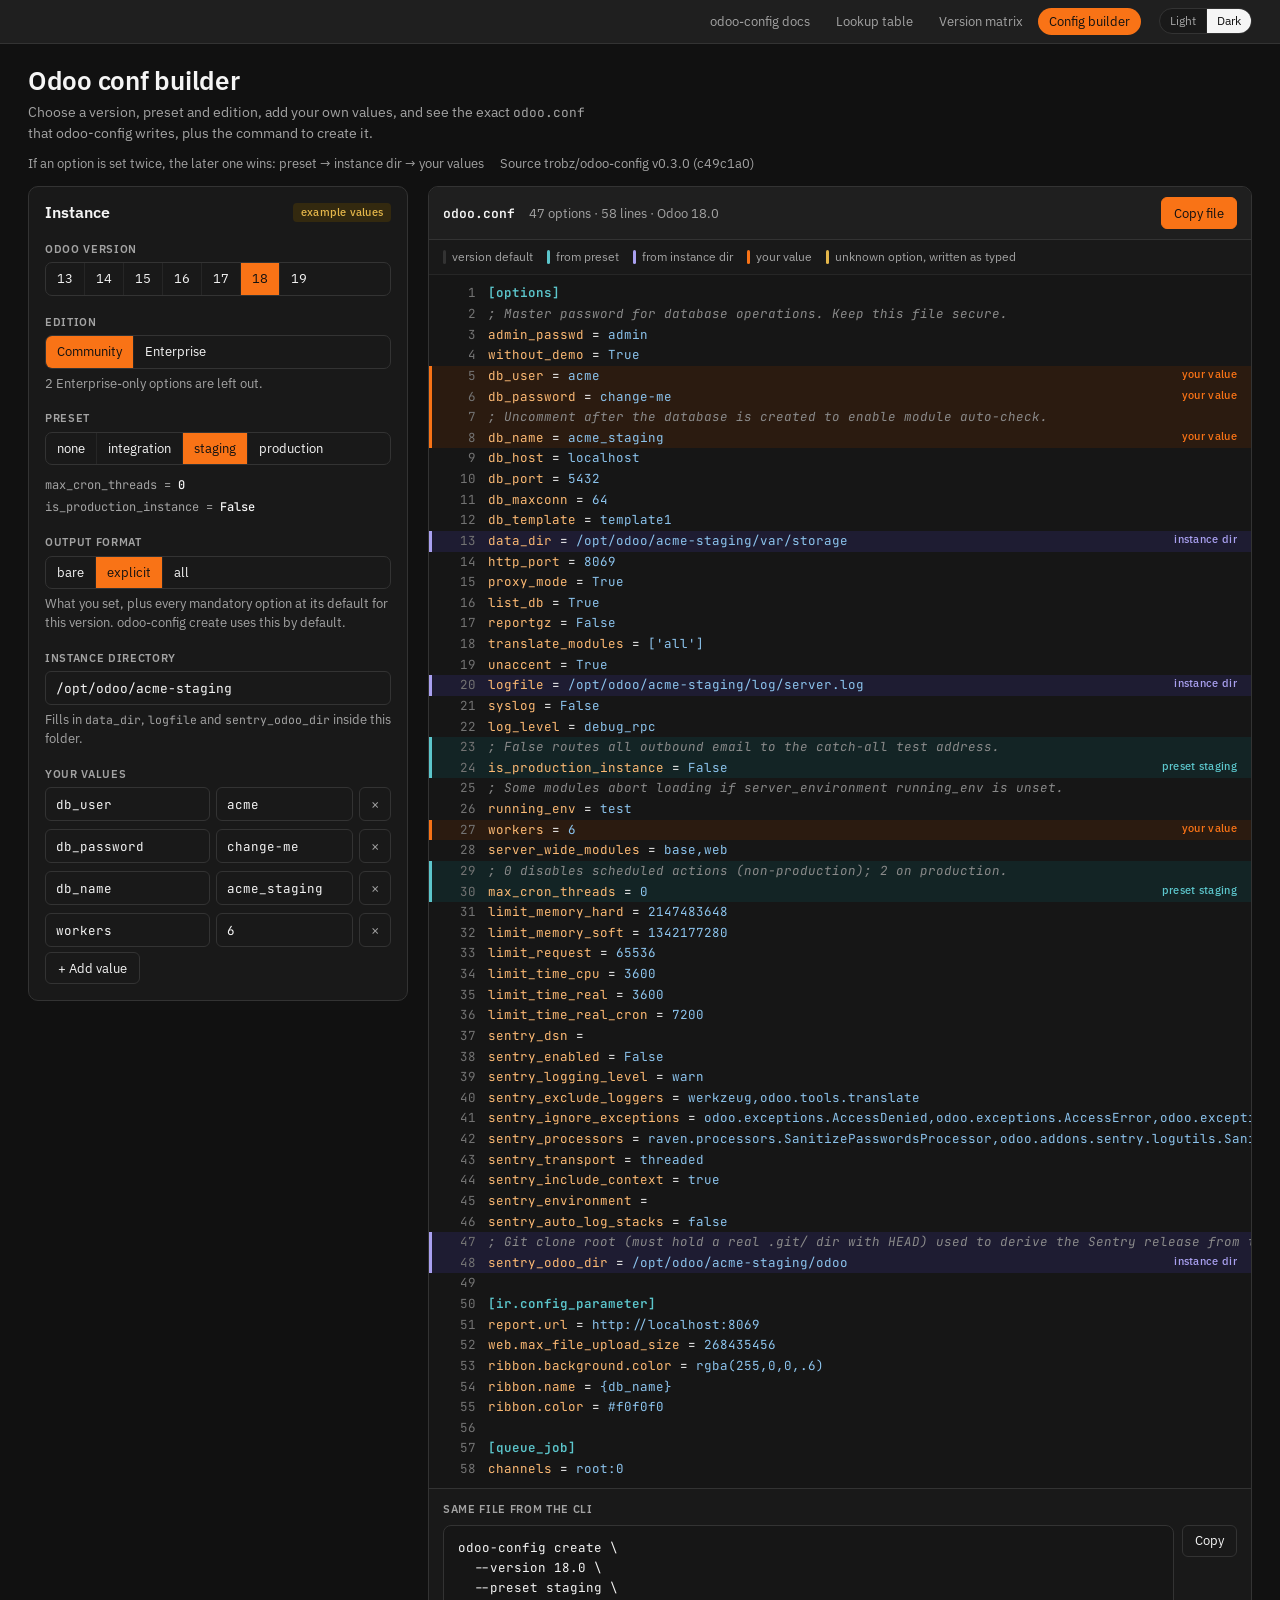
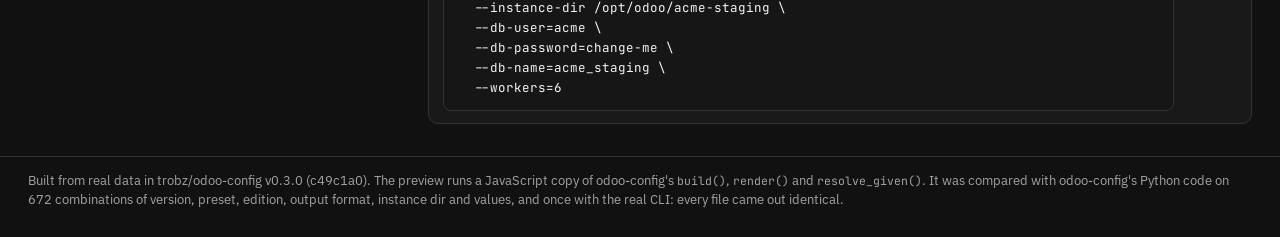
<file: site-docs/docs/artifacts/odoo-conf-builder/index.html>
<!doctype html>
<html lang="en">
<head>
<meta charset="utf-8">
<meta name="viewport" content="width=device-width, initial-scale=1">
<title>Odoo Conf Builder</title>
<link rel="preconnect" href="https://fonts.googleapis.com">
<link rel="preconnect" href="https://fonts.gstatic.com" crossorigin>
<link rel="stylesheet" href="https://fonts.googleapis.com/css2?family=IBM+Plex+Sans:wght@300;400;500;600;700&family=JetBrains+Mono:wght@400;500;600;700&display=swap">
<style>
:root{
  color-scheme:dark;
  --bg:#111111; --surface:#191919; --panel:#1f1f1f; --line:#333333; --line-soft:#262626;
  --ink:#f5f5f5; --muted:#a3a3a3; --faint:#737373;
  --accent:#f97316; --accent-ink:#111111; --accent-soft:#3a1f0d;
  --add:#57c88a; --add-bg:#16301f;
  --del:#f0837a; --del-bg:#3a1a18;
  --chg:#e4b64a; --chg-bg:#33290f;
  --trobz:#5cc6cc; --trobz-bg:#123032;
  --ent:#a9a0f0; --ent-bg:#25224a;
  --code-bg:#161616; --code-key:#fdba74; --code-val:#8cc4ee; --code-com:#8a8a8a; --code-sec:#5cc6cc;
  --shadow:0 1px 2px rgba(0,0,0,.3),0 4px 16px rgba(0,0,0,.25);
  --sans:"IBM Plex Sans",system-ui,-apple-system,"Segoe UI",sans-serif;
  --mono:"JetBrains Mono",ui-monospace,"SFMono-Regular",Menlo,Consolas,monospace;
}
:root[data-theme="light"]{
  color-scheme:light;
  --bg:#fafafa; --surface:#ffffff; --panel:#f4f4f5; --line:#e4e4e7; --line-soft:#efeff1;
  --ink:#18181b; --muted:#5f5f68; --faint:#a1a1aa;
  --accent:#c2410c; --accent-ink:#ffffff; --accent-soft:#ffedd5;
  --add:#1f7a4d; --add-bg:#e3f4ea;
  --del:#b42318; --del-bg:#fdecea;
  --chg:#8a5d00; --chg-bg:#fff2cc;
  --trobz:#0f6e74; --trobz-bg:#dff1f1;
  --ent:#4f46a5; --ent-bg:#ecebfa;
  --code-bg:#f7f7f8; --code-key:#c2410c; --code-val:#1f5f8a; --code-com:#80808a; --code-sec:#0f6e74;
  --shadow:0 1px 2px rgba(24,24,27,.06),0 4px 16px rgba(24,24,27,.06);
}

*{box-sizing:border-box}
body{background:var(--bg);color:var(--ink);font:14px/1.5 var(--sans);margin:0}
a{color:var(--accent)}
button,input,select{font:inherit;color:inherit}
:focus-visible{outline:2px solid var(--accent);outline-offset:2px}
@media (prefers-reduced-motion: reduce){*{transition:none!important;animation:none!important}}
code,.mono{font-family:var(--mono);font-size:.92em}

.wrap{max-width:1320px;margin:0 auto;padding-inline:16px}
@media (min-width:720px){.wrap{padding-inline:28px}}

/* Top strip: links between the three pages and the theme switch. */
.strip{background:var(--panel);border-bottom:1px solid var(--line);font-size:12.5px}
.strip .wrap{display:flex;flex-wrap:wrap;align-items:center;gap:6px 18px;padding-block:8px}
.strip nav{display:flex;flex-wrap:wrap;gap:4px;margin-left:auto}
.strip nav a{padding:3px 10px;border-radius:999px;color:var(--muted);text-decoration:none;border:1px solid transparent}
.strip nav a:hover{color:var(--ink);border-color:var(--line)}
.strip nav a[aria-current="page"]{background:var(--accent);color:var(--accent-ink)}
.theme{display:inline-flex;border:1px solid var(--line);border-radius:999px;overflow:hidden;background:var(--surface)}
.theme button{border:0;background:none;padding:3px 10px;font-size:12px;color:var(--muted);cursor:pointer}
.theme button + button{border-left:1px solid var(--line-soft)}
.theme button:hover{color:var(--ink)}
.theme button[aria-pressed="true"]{background:var(--ink);color:var(--bg)}

header.page{padding-block:22px 14px}
header.page h1{font:600 26px/1.15 var(--sans);letter-spacing:-.01em;margin:0 0 6px;text-wrap:balance}
header.page p{margin:0;color:var(--muted);max-width:72ch}
.meta{display:flex;flex-wrap:wrap;gap:4px 16px;margin-top:10px;font-size:12.5px;color:var(--muted)}
.meta b{color:var(--ink);font-weight:600;font-variant-numeric:tabular-nums}

footer.page{border-top:1px solid var(--line);margin-top:32px;padding-block:14px 28px;font-size:12.5px;color:var(--muted)}

/* Badges */
.badges{display:inline-flex;flex-wrap:wrap;gap:4px}
.b{display:inline-flex;align-items:center;height:19px;padding:0 7px;border-radius:4px;font:500 11px/1 var(--sans);letter-spacing:.02em;white-space:nowrap;border:1px solid transparent}
.b-trobz{background:var(--trobz-bg);color:var(--trobz)}
.b-mand{border-color:var(--line);color:var(--ink)}
.b-ent{background:var(--ent-bg);color:var(--ent)}
.b-legacy{background:var(--panel);color:var(--muted)}
.b-sec{background:var(--accent-soft);color:var(--accent);font-family:var(--mono);font-size:10.5px}
.b-add{background:var(--add-bg);color:var(--add)}
.b-del{background:var(--del-bg);color:var(--del)}
.b-chg{background:var(--chg-bg);color:var(--chg)}

/* Controls */
.field{display:flex;flex-direction:column;gap:5px}
.field > label,.label{font-size:11px;font-weight:600;letter-spacing:.06em;text-transform:uppercase;color:var(--muted)}
.input{height:34px;padding:0 10px;border:1px solid var(--line);border-radius:6px;background:var(--surface);min-width:0}
.input:focus{border-color:var(--accent);outline:none;box-shadow:0 0 0 3px var(--accent-soft)}
.search{width:100%;padding-left:32px;background:var(--surface) url("data:image/svg+xml,%3Csvg xmlns='http://www.w3.org/2000/svg' width='16' height='16' fill='none' stroke='%238a8a8a' stroke-width='1.6'%3E%3Ccircle cx='7' cy='7' r='5'/%3E%3Cpath d='m11 11 3.5 3.5'/%3E%3C/svg%3E") no-repeat 10px 50%}
.chips{display:flex;flex-wrap:wrap;gap:6px}
.chip{height:28px;padding:0 11px;border-radius:999px;border:1px solid var(--line);background:var(--surface);cursor:pointer;font-size:12.5px;display:inline-flex;align-items:center;gap:6px}
.chip:hover{border-color:var(--faint)}
.chip[aria-pressed="true"]{background:var(--ink);border-color:var(--ink);color:var(--bg)}
.chip .n{font-variant-numeric:tabular-nums;color:var(--faint);font-size:11.5px}
.chip[aria-pressed="true"] .n{color:inherit;opacity:.7}
.seg{display:inline-flex;flex-wrap:wrap;border:1px solid var(--line);border-radius:7px;overflow:hidden;background:var(--surface)}
.seg button{border:0;background:none;padding:6px 11px;cursor:pointer;font-size:13px;font-variant-numeric:tabular-nums;border-right:1px solid var(--line-soft)}
.seg button:last-child{border-right:0}
.seg button:hover{background:var(--panel)}
.seg button[aria-pressed="true"]{background:var(--accent);color:var(--accent-ink)}
.btn{height:32px;padding:0 12px;border-radius:6px;border:1px solid var(--line);background:var(--surface);cursor:pointer;font-size:13px;display:inline-flex;align-items:center;gap:6px}
.btn:hover{border-color:var(--faint)}
.btn.primary{background:var(--accent);border-color:var(--accent);color:var(--accent-ink)}
.switch{display:inline-flex;align-items:center;gap:8px;cursor:pointer;font-size:13px;user-select:none}
.switch input{appearance:none;width:30px;height:18px;border-radius:999px;background:var(--line);position:relative;cursor:pointer;margin:0;flex:none;transition:background .15s}
.switch input::after{content:"";position:absolute;top:2px;left:2px;width:14px;height:14px;border-radius:50%;background:var(--surface);transition:transform .15s}
.switch input:checked{background:var(--accent)}
.switch input:checked::after{transform:translateX(12px)}

/* ini code block */
.ini{font:12.5px/1.6 var(--mono);background:var(--code-bg);border:1px solid var(--line);border-radius:8px;padding:12px 14px;margin:0;overflow-x:auto;white-space:pre;color:var(--ink)}
:is(.ini,.hl) .s{color:var(--code-sec);font-weight:600}
:is(.ini,.hl) .c{color:var(--code-com);font-style:italic}
:is(.ini,.hl) .k{color:var(--code-key)}
:is(.ini,.hl) .v{color:var(--code-val)}

.muted{color:var(--muted)}
.empty{padding:28px;text-align:center;color:var(--muted)}
.note{font-size:12px;color:var(--muted)}
.sr{position:absolute;width:1px;height:1px;overflow:hidden;clip:rect(0 0 0 0)}

.layout{display:grid;gap:20px;align-items:start}
@media (min-width:980px){.layout{grid-template-columns:380px minmax(0,1fr)}}
.form{border:1px solid var(--line);border-radius:10px;background:var(--surface);padding:16px;display:grid;gap:18px}
.form-head{display:flex;justify-content:space-between;align-items:center;gap:8px}
.form-head h2{font:600 16px/1.2 var(--sans);margin:0}
.hint{font-size:12.5px;color:var(--muted);margin:0}
.hint code{font-size:11.5px}
.pv{font:12px/1.5 var(--mono);color:var(--muted);margin:6px 0 0;padding:0;list-style:none;display:flex;flex-wrap:wrap;gap:4px 12px}
.pv li b{color:var(--ink);font-weight:500}
.ovr{display:grid;gap:8px}
.ovr-row{display:grid;grid-template-columns:minmax(0,1.2fr) minmax(0,1fr) 32px;gap:6px;align-items:start}
.ovr-row .input{font-family:var(--mono);font-size:12.5px;width:100%}
.ovr-row .x{height:34px;width:32px;border:1px solid var(--line);border-radius:6px;background:var(--surface);cursor:pointer;color:var(--muted)}
.ovr-row .x:hover{color:var(--del);border-color:var(--del)}
.ovr-msg{grid-column:1 / -1;font-size:12px;margin-top:-2px}
.ovr-msg.warn{color:var(--chg)}
.ovr-msg.err{color:var(--del)}

.out{border:1px solid var(--line);border-radius:10px;background:var(--surface);overflow:hidden;min-width:0}
.out-head{display:flex;flex-wrap:wrap;align-items:center;gap:8px 14px;padding:10px 14px;border-bottom:1px solid var(--line);background:var(--panel)}
.out-head .fn{font:600 13px var(--mono)}
.out-head .stat{font-size:12.5px;color:var(--muted);font-variant-numeric:tabular-nums}
.out-head .btn{margin-left:auto}
.legend{display:flex;flex-wrap:wrap;gap:6px 14px;font-size:12px;color:var(--muted);padding:8px 14px;border-bottom:1px solid var(--line-soft)}
.legend span{display:inline-flex;align-items:center;gap:6px}
.legend i{width:3px;height:14px;border-radius:2px;display:inline-block}
.code{font:12.5px/1.65 var(--mono);background:var(--code-bg);overflow-x:auto;padding:8px 0;counter-reset:ln}
.code .ln{display:grid;grid-template-columns:44px 1fr auto;gap:0 12px;padding-right:14px;white-space:pre;min-width:max-content;border-left:3px solid transparent}
.code .ln::before{counter-increment:ln;content:counter(ln);text-align:right;color:var(--faint);user-select:none}
.code .ln .t{min-width:0}
.code .ln .o{font:500 10.5px/1.65 var(--sans);letter-spacing:.03em;color:var(--faint);user-select:none;padding-left:16px}
.code .ln.preset{border-left-color:var(--trobz);background:color-mix(in srgb,var(--trobz-bg) 55%,transparent)}
.code .ln.override{border-left-color:var(--accent);background:color-mix(in srgb,var(--accent-soft) 60%,transparent)}
.code .ln.instance-dir{border-left-color:var(--ent);background:color-mix(in srgb,var(--ent-bg) 55%,transparent)}
.code .ln.unknown{border-left-color:var(--chg);background:color-mix(in srgb,var(--chg-bg) 55%,transparent)}
.code .ln.preset .o{color:var(--trobz)} .code .ln.override .o{color:var(--accent)} .code .ln.instance-dir .o{color:var(--ent)} .code .ln.unknown .o{color:var(--chg)}
.cmd{border-top:1px solid var(--line);padding:12px 14px;display:grid;gap:8px}
.cmd-row{display:flex;gap:8px;align-items:stretch}
.cmd-row .ini{flex:1;min-width:0;white-space:pre-wrap;word-break:break-all}
</style>
</head>
<body>
<div class="strip"><div class="wrap"><nav aria-label="Pages"><a href="../../">odoo-config docs</a><a href="../odoo-option-lookup/">Lookup table</a><a href="../odoo-option-matrix/">Version matrix</a><a href="../odoo-conf-builder/" aria-current="page">Config builder</a></nav><div class="theme" role="group" aria-label="Theme"><button type="button" data-t="light">Light</button><button type="button" data-t="dark">Dark</button></div></div></div>
<script>(() => {
  // Share the light/dark choice with the zensical docs pages: same localStorage
  // key and value shape as their palette toggle (theme.palette in zensical.toml).
  const root = document.documentElement, KEY = new URL("../../", location).pathname + ".__palette";
  const SCHEME = { light: [0, "default"], dark: [1, "slate"] };
  const apply = (mode) => {
    root.dataset.theme = mode;
    document.querySelectorAll(".theme button").forEach((b) => b.setAttribute("aria-pressed", b.dataset.t === mode));
  };
  let saved = null;
  try { saved = JSON.parse(localStorage.getItem(KEY)); } catch (e) {}
  apply(saved?.color?.scheme === "default" ? "light" : "dark");
  document.querySelector(".theme").addEventListener("click", (e) => {
    const b = e.target.closest("button"); if (!b) return;
    const [index, scheme] = SCHEME[b.dataset.t];
    try { localStorage.setItem(KEY, JSON.stringify({ index, color: { media: "none", scheme, primary: "indigo", accent: "indigo" } })); } catch (e) {}
    apply(b.dataset.t);
  });
})();</script>

<header class="page wrap">
  <h1>Odoo conf builder</h1>
  <p>Choose a version, preset and edition, add your own values, and see the exact <code>odoo.conf</code> that odoo-config writes, plus the command to create it.</p>
  <div class="meta"><span>If an option is set twice, the later one wins: preset → instance dir → your values</span><span>Source <span data-src></span></span></div>
</header>

<main class="wrap layout">
  <form class="form" id="form" autocomplete="off">
    <div class="form-head"><h2>Instance</h2><span class="b b-chg" title="Pre-filled so the preview is not empty">example values</span></div>

    <div class="field"><span class="label" id="ver-l">Odoo version</span><div class="seg" id="ver" role="group" aria-labelledby="ver-l"></div></div>

    <div class="field"><span class="label" id="ed-l">Edition</span>
      <div class="seg" id="ed" role="group" aria-labelledby="ed-l"><button type="button" data-v="c">Community</button><button type="button" data-v="e">Enterprise</button></div>
      <p class="hint" id="ed-hint"></p></div>

    <div class="field"><span class="label" id="pre-l">Preset</span>
      <div class="seg" id="pre" role="group" aria-labelledby="pre-l"></div>
      <ul class="pv" id="pre-vals"></ul></div>

    <div class="field"><span class="label" id="fmt-l">Output format</span>
      <div class="seg" id="fmt" role="group" aria-labelledby="fmt-l"><button type="button" data-v="bare">bare</button><button type="button" data-v="explicit">explicit</button><button type="button" data-v="all">all</button></div>
      <p class="hint" id="fmt-hint"></p></div>

    <div class="field"><label for="idir">Instance directory</label>
      <input id="idir" class="input mono" placeholder="/opt/odoo/my-instance">
      <p class="hint">Fills in <code>data_dir</code>, <code>logfile</code> and <code>sentry_odoo_dir</code> inside this folder.</p></div>

    <div class="field"><span class="label">Your values</span>
      <div class="ovr" id="ovr"></div>
      <div><button type="button" class="btn" id="add">+ Add value</button></div>
      <datalist id="keys"></datalist></div>
  </form>

  <section class="out" aria-label="Generated file">
    <div class="out-head"><span class="fn">odoo.conf</span><span class="stat" id="stat"></span><button type="button" class="btn primary" id="copy-conf">Copy file</button></div>
    <div class="legend">
      <span><i style="background:var(--line)"></i>version default</span>
      <span><i style="background:var(--trobz)"></i>from preset</span>
      <span><i style="background:var(--ent)"></i>from instance dir</span>
      <span><i style="background:var(--accent)"></i>your value</span>
      <span><i style="background:var(--chg)"></i>unknown option, written as typed</span>
    </div>
    <div class="code hl" id="code"></div>
    <div class="cmd">
      <span class="label">Same file from the CLI</span>
      <div class="cmd-row"><pre class="ini" id="cmd"></pre><button type="button" class="btn" id="copy-cmd">Copy</button></div>
    </div>
  </section>
</main>

<footer class="page wrap">
  Built from real data in <span data-src></span>. The preview runs a JavaScript copy of odoo-config's <code>build()</code>, <code>render()</code> and <code>resolve_given()</code>. It was compared with odoo-config's Python code on 672 combinations of version, preset, edition, output format, instance dir and values, and once with the real CLI: every file came out identical.
</footer>

<script type="application/json" id="schema-data">{"source":{"repo":"trobz/odoo-config","commit":"c49c1a0","describe":"v0.3.0"},"versions":["13.0","14.0","15.0","16.0","17.0","18.0","19.0"],"presets":{"integration":{"max_cron_threads":"0","is_production_instance":"False"},"staging":{"max_cron_threads":"0","is_production_instance":"False"},"production":{"max_cron_threads":"2","is_production_instance":"True","list_db":"False","ribbon.name":""}},"options":[{"key":"admin_passwd","default":"admin","comment":"Master password for database operations. Keep this file secure.","mandatory":true,"type":"str","in_core":true,"in_overlay":true,"trobz":false,"core_default":"admin","versions":{"13.0":"admin","14.0":"admin","15.0":"admin","16.0":"admin","17.0":"admin","18.0":"admin","19.0":"admin"},"core_versions":{"13.0":"admin","14.0":"admin","15.0":"admin","16.0":"admin","17.0":"admin","18.0":"admin","19.0":"admin"}},{"key":"without_demo","default":"True","help":"disable loading demo data for modules to be installed (comma-separated, use \"all\" for all modules). Requires -d and -i. Default is %default","mandatory":true,"max_version":"18.0","type":"str","in_core":true,"in_overlay":true,"trobz":true,"core_default":"False","versions":{"13.0":"True","14.0":"True","15.0":"True","16.0":"True","17.0":"True","18.0":"True","19.0":null},"core_versions":{"13.0":"False","14.0":"False","15.0":"False","16.0":"False","17.0":"False","18.0":"False","19.0":null}},{"key":"db_user","default":"","help":"specify the database user name","mandatory":true,"type":"str","in_core":true,"in_overlay":true,"trobz":false,"core_default":"","versions":{"13.0":"","14.0":"","15.0":"","16.0":"","17.0":"","18.0":"","19.0":""},"core_versions":{"13.0":"","14.0":"","15.0":"","16.0":"","17.0":"","18.0":"","19.0":""}},{"key":"db_password","default":"","help":"specify the database password","mandatory":true,"type":"str","in_core":true,"in_overlay":true,"trobz":false,"core_default":"","versions":{"13.0":"","14.0":"","15.0":"","16.0":"","17.0":"","18.0":"","19.0":""},"core_versions":{"13.0":"","14.0":"","15.0":"","16.0":"","17.0":"","18.0":"","19.0":""}},{"key":"db_name","default":"False","help":"database(s) used when installing or updating modules.","comment":"Uncomment after the database is created to enable module auto-check.","commented":true,"type":"str","in_core":true,"in_overlay":true,"trobz":true,"core_default":"","versions":{"13.0":"False","14.0":"False","15.0":"False","16.0":"False","17.0":"False","18.0":"False","19.0":"False"},"core_versions":{"13.0":"","14.0":"","15.0":"","16.0":"","17.0":"","18.0":"","19.0":""}},{"key":"db_host","default":"localhost","help":"specify the database host","mandatory":true,"type":"str","in_core":true,"in_overlay":true,"trobz":true,"core_default":"","versions":{"13.0":"localhost","14.0":"localhost","15.0":"localhost","16.0":"localhost","17.0":"localhost","18.0":"localhost","19.0":"localhost"},"core_versions":{"13.0":"","14.0":"","15.0":"","16.0":"","17.0":"","18.0":"","19.0":""}},{"key":"db_port","default":"5432","help":"specify the database port","mandatory":true,"type":"int","in_core":true,"in_overlay":true,"trobz":true,"core_default":"False","versions":{"13.0":"5432","14.0":"5432","15.0":"5432","16.0":"5432","17.0":"5432","18.0":"5432","19.0":"5432"},"core_versions":{"13.0":"False","14.0":"False","15.0":"False","16.0":"False","17.0":"False","18.0":"False","19.0":"False"}},{"key":"db_maxconn","default":"64","help":"specify the maximum number of physical connections to PostgreSQL","mandatory":true,"type":"int","in_core":true,"in_overlay":true,"trobz":false,"core_default":"64","versions":{"13.0":"64","14.0":"64","15.0":"64","16.0":"64","17.0":"64","18.0":"64","19.0":"64"},"core_versions":{"13.0":"64","14.0":"64","15.0":"64","16.0":"64","17.0":"64","18.0":"64","19.0":"64"}},{"key":"db_template","default":"template1","help":"specify a custom database template to create a new database","mandatory":true,"type":"str","in_core":true,"in_overlay":true,"trobz":true,"core_default":"template0","versions":{"13.0":"template1","14.0":"template1","15.0":"template1","16.0":"template1","17.0":"template1","18.0":"template1","19.0":"template1"},"core_versions":{"13.0":"template0","14.0":"template0","15.0":"template0","16.0":"template0","17.0":"template0","18.0":"template0","19.0":"template0"}},{"key":"addons_path","default":"","help":"specify additional addons paths (separated by commas).","comment":"Comma-separated list of addons directories.","type":"str","in_core":true,"in_overlay":true,"trobz":false,"core_default":"","versions":{"13.0":"","14.0":"","15.0":"","16.0":"","17.0":"","18.0":"","19.0":""},"core_versions":{"13.0":"","14.0":"","15.0":"","16.0":"","17.0":"","18.0":"","19.0":""}},{"key":"data_dir","help":"Directory where to store Odoo data","mandatory":true,"type":"str","in_core":true,"in_overlay":true,"trobz":false,"core_default":"","versions":{"13.0":"","14.0":"","15.0":"","16.0":"","17.0":"","18.0":"","19.0":""},"core_versions":{"13.0":"","14.0":"","15.0":"","16.0":"","17.0":"","18.0":"","19.0":""}},{"key":"interface","default":"","mandatory":true,"max_version":"10.0","type":"str","in_core":false,"in_overlay":true,"trobz":true,"core_default":null,"versions":{"13.0":null,"14.0":null,"15.0":null,"16.0":null,"17.0":null,"18.0":null,"19.0":null}},{"key":"netrpc","default":"False","mandatory":true,"max_version":"9.0","type":"str","in_core":false,"in_overlay":true,"trobz":true,"core_default":null,"versions":{"13.0":null,"14.0":null,"15.0":null,"16.0":null,"17.0":null,"18.0":null,"19.0":null}},{"key":"xmlrpcs","default":"False","mandatory":true,"max_version":"10.0","type":"str","in_core":false,"in_overlay":true,"trobz":true,"core_default":null,"versions":{"13.0":null,"14.0":null,"15.0":null,"16.0":null,"17.0":null,"18.0":null,"19.0":null}},{"key":"xmlrpc","default":"True","mandatory":true,"max_version":"10.0","type":"str","in_core":false,"in_overlay":true,"trobz":true,"core_default":null,"versions":{"13.0":null,"14.0":null,"15.0":null,"16.0":null,"17.0":null,"18.0":null,"19.0":null}},{"key":"xmlrpc_interface","default":"","mandatory":true,"max_version":"10.0","type":"str","in_core":false,"in_overlay":true,"trobz":true,"core_default":null,"versions":{"13.0":null,"14.0":null,"15.0":null,"16.0":null,"17.0":null,"18.0":null,"19.0":null}},{"key":"xmlrpc_port","default":"8069","mandatory":true,"max_version":"10.0","type":"int","in_core":false,"in_overlay":true,"trobz":true,"core_default":null,"versions":{"13.0":null,"14.0":null,"15.0":null,"16.0":null,"17.0":null,"18.0":null,"19.0":null}},{"key":"soap","default":"False","mandatory":true,"max_version":"9.0","type":"str","in_core":false,"in_overlay":true,"trobz":true,"core_default":null,"versions":{"13.0":null,"14.0":null,"15.0":null,"16.0":null,"17.0":null,"18.0":null,"19.0":null}},{"key":"http_interface","default":"","help":"Listen interface address for HTTP services.","type":"str","in_core":true,"in_overlay":true,"trobz":true,"core_default":"0.0.0.0","versions":{"13.0":"","14.0":"","15.0":"","16.0":"","17.0":"","18.0":"","19.0":""},"core_versions":{"13.0":"","14.0":"","15.0":"","16.0":"","17.0":"","18.0":"","19.0":"0.0.0.0"}},{"key":"http_port","default":"8069","help":"Listen port for the main HTTP service","mandatory":true,"type":"int","in_core":true,"in_overlay":true,"trobz":false,"core_default":"8069","versions":{"13.0":"8069","14.0":"8069","15.0":"8069","16.0":"8069","17.0":"8069","18.0":"8069","19.0":"8069"},"core_versions":{"13.0":"8069","14.0":"8069","15.0":"8069","16.0":"8069","17.0":"8069","18.0":"8069","19.0":"8069"}},{"key":"longpolling_port","default":"8072","help":"Listen port for the longpolling HTTP service","max_version":"15.0","type":"int","in_core":true,"in_overlay":true,"trobz":false,"core_default":"8072","versions":{"13.0":"8072","14.0":"8072","15.0":"8072","16.0":null,"17.0":null,"18.0":null,"19.0":null},"core_versions":{"13.0":"8072","14.0":"8072","15.0":"8072","16.0":null,"17.0":null,"18.0":null,"19.0":null}},{"key":"gevent_port","default":"8072","help":"Listen port for the gevent worker","min_version":"16.0","type":"int","in_core":true,"in_overlay":true,"trobz":false,"core_default":"8072","versions":{"13.0":null,"14.0":null,"15.0":null,"16.0":"8072","17.0":"8072","18.0":"8072","19.0":"8072"},"core_versions":{"13.0":null,"14.0":null,"15.0":null,"16.0":"8072","17.0":"8072","18.0":"8072","19.0":"8072"}},{"key":"proxy_mode","default":"True","help":"Activate reverse proxy WSGI wrappers (headers rewriting) Only enable this when running behind a trusted web proxy!","mandatory":true,"type":"str","in_core":true,"in_overlay":true,"trobz":true,"core_default":"False","versions":{"13.0":"True","14.0":"True","15.0":"True","16.0":"True","17.0":"True","18.0":"True","19.0":"True"},"core_versions":{"13.0":"False","14.0":"False","15.0":"False","16.0":"False","17.0":"False","18.0":"False","19.0":"False"}},{"key":"list_db","default":"True","help":"Disable the ability to obtain or view the list of databases. Also disable access to the database manager and selector, so be sure to set a proper --database parameter first","mandatory":true,"type":"str","in_core":true,"in_overlay":true,"trobz":false,"core_default":"True","versions":{"13.0":"True","14.0":"True","15.0":"True","16.0":"True","17.0":"True","18.0":"True","19.0":"True"},"core_versions":{"13.0":"True","14.0":"True","15.0":"True","16.0":"True","17.0":"True","18.0":"True","19.0":"True"}},{"key":"reportgz","default":"False","mandatory":true,"type":"str","in_core":true,"in_overlay":true,"trobz":false,"core_default":"False","versions":{"13.0":"False","14.0":"False","15.0":"False","16.0":"False","17.0":"False","18.0":"False","19.0":"False"},"core_versions":{"13.0":"False","14.0":"False","15.0":"False","16.0":"False","17.0":"False","18.0":"False","19.0":"False"}},{"key":"translate_modules","default":"['all']","help":"specify modules to export. Use in combination with --i18n-export","mandatory":true,"max_version":"18.0","type":"str","in_core":true,"in_overlay":true,"trobz":true,"core_default":"","versions":{"13.0":"['all']","14.0":"['all']","15.0":"['all']","16.0":"['all']","17.0":"['all']","18.0":"['all']","19.0":null},"core_versions":{"13.0":"","14.0":"","15.0":"","16.0":"","17.0":"","18.0":"","19.0":null}},{"key":"unaccent","default":"True","help":"Try to enable the unaccent extension when creating new databases.","mandatory":true,"type":"str","in_core":true,"in_overlay":true,"trobz":true,"core_default":"False","versions":{"13.0":"True","14.0":"True","15.0":"True","16.0":"True","17.0":"True","18.0":"True","19.0":"True"},"core_versions":{"13.0":"False","14.0":"False","15.0":"False","16.0":"False","17.0":"False","18.0":"False","19.0":"False"}},{"key":"logfile","default":"log/server.log","help":"file where the server log will be stored","mandatory":true,"type":"str","in_core":true,"in_overlay":true,"trobz":true,"core_default":"","versions":{"13.0":"log/server.log","14.0":"log/server.log","15.0":"log/server.log","16.0":"log/server.log","17.0":"log/server.log","18.0":"log/server.log","19.0":"log/server.log"},"core_versions":{"13.0":"","14.0":"","15.0":"","16.0":"","17.0":"","18.0":"","19.0":""}},{"key":"syslog","default":"False","help":"Send the log to the syslog server","mandatory":true,"type":"str","in_core":true,"in_overlay":true,"trobz":false,"core_default":"False","versions":{"13.0":"False","14.0":"False","15.0":"False","16.0":"False","17.0":"False","18.0":"False","19.0":"False"},"core_versions":{"13.0":"False","14.0":"False","15.0":"False","16.0":"False","17.0":"False","18.0":"False","19.0":"False"}},{"key":"logrotate","default":"False","mandatory":true,"max_version":"11.0","type":"str","in_core":false,"in_overlay":true,"trobz":true,"core_default":null,"versions":{"13.0":null,"14.0":null,"15.0":null,"16.0":null,"17.0":null,"18.0":null,"19.0":null}},{"key":"log_level","default":"debug_rpc","mandatory":true,"type":"str","in_core":true,"in_overlay":true,"trobz":true,"core_default":"info","versions":{"13.0":"debug_rpc","14.0":"debug_rpc","15.0":"debug_rpc","16.0":"debug_rpc","17.0":"debug_rpc","18.0":"debug_rpc","19.0":"debug_rpc"},"core_versions":{"13.0":"info","14.0":"info","15.0":"info","16.0":"info","17.0":"info","18.0":"info","19.0":"info"}},{"key":"is_production_instance","default":"False","comment":"False routes all outbound email to the catch-all test address.","mandatory":true,"type":"str","in_core":false,"in_overlay":true,"trobz":true,"core_default":null,"versions":{"13.0":"False","14.0":"False","15.0":"False","16.0":"False","17.0":"False","18.0":"False","19.0":"False"}},{"key":"running_env","default":"test","comment":"Some modules abort loading if server_environment running_env is unset.","mandatory":true,"type":"str","in_core":false,"in_overlay":true,"trobz":true,"core_default":null,"versions":{"13.0":"test","14.0":"test","15.0":"test","16.0":"test","17.0":"test","18.0":"test","19.0":"test"}},{"key":"workers","default":"4","help":"Specify the number of workers, 0 disable prefork mode.","mandatory":true,"type":"int","in_core":true,"in_overlay":true,"trobz":true,"core_default":"0","versions":{"13.0":"4","14.0":"4","15.0":"4","16.0":"4","17.0":"4","18.0":"4","19.0":"4"},"core_versions":{"13.0":"0","14.0":"0","15.0":"0","16.0":"0","17.0":"0","18.0":"0","19.0":"0"}},{"key":"server_wide_modules","default":"base,web","help":"Comma-separated list of server-wide modules.","mandatory":true,"type":"str","in_core":true,"in_overlay":true,"trobz":false,"core_default":"base,web","versions":{"13.0":"base,web","14.0":"base,web","15.0":"base,web","16.0":"base,web","17.0":"base,web","18.0":"base,web","19.0":"base,web"},"core_versions":{"13.0":"base,web","14.0":"base,web","15.0":"base,web","16.0":"base,web","17.0":"base,web","18.0":"base,web","19.0":"base,web"}},{"key":"max_cron_threads","default":"1","help":"Maximum number of threads processing concurrently cron jobs (default 2).","comment":"0 disables scheduled actions (non-production); 2 on production.","mandatory":true,"type":"int","in_core":true,"in_overlay":true,"trobz":true,"core_default":"2","versions":{"13.0":"1","14.0":"1","15.0":"1","16.0":"1","17.0":"1","18.0":"1","19.0":"1"},"core_versions":{"13.0":"2","14.0":"2","15.0":"2","16.0":"2","17.0":"2","18.0":"2","19.0":"2"}},{"key":"limit_memory_hard","default":"2147483648","help":"Maximum allowed virtual memory per worker (in bytes), when reached, any memory allocation will fail (default 2560MiB).","mandatory":true,"type":"int","in_core":true,"in_overlay":true,"trobz":true,"core_default":"2684354560","versions":{"13.0":"2147483648","14.0":"2147483648","15.0":"2147483648","16.0":"2147483648","17.0":"2147483648","18.0":"2147483648","19.0":"2147483648"},"core_versions":{"13.0":"2684354560","14.0":"2684354560","15.0":"2684354560","16.0":"2684354560","17.0":"2684354560","18.0":"2684354560","19.0":"2684354560"}},{"key":"limit_memory_soft","default":"1342177280","help":"Maximum allowed virtual memory per worker (in bytes), when reached the worker be reset after the current request (default 2048MiB).","mandatory":true,"type":"int","in_core":true,"in_overlay":true,"trobz":true,"core_default":"2147483648","versions":{"13.0":"1342177280","14.0":"1342177280","15.0":"1342177280","16.0":"1342177280","17.0":"1342177280","18.0":"1342177280","19.0":"1342177280"},"core_versions":{"13.0":"2147483648","14.0":"2147483648","15.0":"2147483648","16.0":"2147483648","17.0":"2147483648","18.0":"2147483648","19.0":"2147483648"}},{"key":"limit_request","default":"65536","help":"Maximum number of request to be processed per worker (default 65536).","mandatory":true,"by_version":{"13.0":"8192","14.0":"8192","15.0":"8192","16.0":"65536","17.0":"65536","18.0":"65536","19.0":"65536"},"type":"int","in_core":true,"in_overlay":true,"trobz":false,"core_default":"65536","versions":{"13.0":"8192","14.0":"8192","15.0":"8192","16.0":"65536","17.0":"65536","18.0":"65536","19.0":"65536"},"core_versions":{"13.0":"8192","14.0":"8192","15.0":"8192","16.0":"65536","17.0":"65536","18.0":"65536","19.0":"65536"}},{"key":"limit_time_cpu","default":"3600","help":"Maximum allowed CPU time per request (default 60).","mandatory":true,"type":"int","in_core":true,"in_overlay":true,"trobz":true,"core_default":"60","versions":{"13.0":"3600","14.0":"3600","15.0":"3600","16.0":"3600","17.0":"3600","18.0":"3600","19.0":"3600"},"core_versions":{"13.0":"60","14.0":"60","15.0":"60","16.0":"60","17.0":"60","18.0":"60","19.0":"60"}},{"key":"limit_time_real","default":"3600","help":"Maximum allowed Real time per request (default 120).","mandatory":true,"type":"int","in_core":true,"in_overlay":true,"trobz":true,"core_default":"120","versions":{"13.0":"3600","14.0":"3600","15.0":"3600","16.0":"3600","17.0":"3600","18.0":"3600","19.0":"3600"},"core_versions":{"13.0":"120","14.0":"120","15.0":"120","16.0":"120","17.0":"120","18.0":"120","19.0":"120"}},{"key":"limit_time_real_cron","default":"7200","help":"Maximum allowed Real time per cron job. (default: --limit-time-real). Set to 0 for no limit.","mandatory":true,"type":"int","in_core":true,"in_overlay":true,"trobz":true,"core_default":"-1","versions":{"13.0":"7200","14.0":"7200","15.0":"7200","16.0":"7200","17.0":"7200","18.0":"7200","19.0":"7200"},"core_versions":{"13.0":"-1","14.0":"-1","15.0":"-1","16.0":"-1","17.0":"-1","18.0":"-1","19.0":"-1"}},{"key":"smtp_server","default":"localhost","help":"specify the SMTP server for sending email","commented":true,"type":"str","in_core":true,"in_overlay":true,"trobz":false,"core_default":"localhost","versions":{"13.0":"localhost","14.0":"localhost","15.0":"localhost","16.0":"localhost","17.0":"localhost","18.0":"localhost","19.0":"localhost"},"core_versions":{"13.0":"localhost","14.0":"localhost","15.0":"localhost","16.0":"localhost","17.0":"localhost","18.0":"localhost","19.0":"localhost"}},{"key":"smtp_port","default":"25","help":"specify the SMTP port","commented":true,"type":"int","in_core":true,"in_overlay":true,"trobz":false,"core_default":"25","versions":{"13.0":"25","14.0":"25","15.0":"25","16.0":"25","17.0":"25","18.0":"25","19.0":"25"},"core_versions":{"13.0":"25","14.0":"25","15.0":"25","16.0":"25","17.0":"25","18.0":"25","19.0":"25"}},{"key":"smtp_ssl","default":"False","help":"if passed, SMTP connections will be encrypted with SSL (STARTTLS)","commented":true,"type":"str","in_core":true,"in_overlay":true,"trobz":false,"core_default":"False","versions":{"13.0":"False","14.0":"False","15.0":"False","16.0":"False","17.0":"False","18.0":"False","19.0":"False"},"core_versions":{"13.0":"False","14.0":"False","15.0":"False","16.0":"False","17.0":"False","18.0":"False","19.0":"False"}},{"key":"smtp_user","default":"","help":"specify the SMTP username for sending email","commented":true,"type":"str","in_core":true,"in_overlay":true,"trobz":false,"core_default":"","versions":{"13.0":"","14.0":"","15.0":"","16.0":"","17.0":"","18.0":"","19.0":""},"core_versions":{"13.0":"","14.0":"","15.0":"","16.0":"","17.0":"","18.0":"","19.0":""}},{"key":"smtp_password","default":"","help":"specify the SMTP password for sending email","commented":true,"type":"str","in_core":true,"in_overlay":true,"trobz":false,"core_default":"","versions":{"13.0":"","14.0":"","15.0":"","16.0":"","17.0":"","18.0":"","19.0":""},"core_versions":{"13.0":"","14.0":"","15.0":"","16.0":"","17.0":"","18.0":"","19.0":""}},{"key":"email_from","default":"","help":"specify the SMTP email address for sending email","commented":true,"type":"str","in_core":true,"in_overlay":true,"trobz":false,"core_default":"","versions":{"13.0":"","14.0":"","15.0":"","16.0":"","17.0":"","18.0":"","19.0":""},"core_versions":{"13.0":"","14.0":"","15.0":"","16.0":"","17.0":"","18.0":"","19.0":""}},{"key":"sentry_dsn","default":"","mandatory":true,"type":"str","in_core":false,"in_overlay":true,"trobz":true,"core_default":null,"versions":{"13.0":"","14.0":"","15.0":"","16.0":"","17.0":"","18.0":"","19.0":""}},{"key":"sentry_enabled","default":"False","mandatory":true,"type":"str","in_core":false,"in_overlay":true,"trobz":true,"core_default":null,"versions":{"13.0":"False","14.0":"False","15.0":"False","16.0":"False","17.0":"False","18.0":"False","19.0":"False"}},{"key":"sentry_logging_level","default":"warn","mandatory":true,"type":"str","in_core":false,"in_overlay":true,"trobz":true,"core_default":null,"versions":{"13.0":"warn","14.0":"warn","15.0":"warn","16.0":"warn","17.0":"warn","18.0":"warn","19.0":"warn"}},{"key":"sentry_exclude_loggers","default":"werkzeug,odoo.tools.translate","mandatory":true,"type":"str","in_core":false,"in_overlay":true,"trobz":true,"core_default":null,"versions":{"13.0":"werkzeug,odoo.tools.translate","14.0":"werkzeug,odoo.tools.translate","15.0":"werkzeug,odoo.tools.translate","16.0":"werkzeug,odoo.tools.translate","17.0":"werkzeug,odoo.tools.translate","18.0":"werkzeug,odoo.tools.translate","19.0":"werkzeug,odoo.tools.translate"}},{"key":"sentry_ignore_exceptions","default":"odoo.exceptions.AccessDenied,odoo.exceptions.AccessError,odoo.exceptions.MissingError,odoo.exceptions.RedirectWarning,odoo.exceptions.UserError,odoo.exceptions.ValidationError,odoo.exceptions.Warning,odoo.exceptions.except_orm","mandatory":true,"type":"str","in_core":false,"in_overlay":true,"trobz":true,"core_default":null,"versions":{"13.0":"odoo.exceptions.AccessDenied,odoo.exceptions.AccessError,odoo.exceptions.MissingError,odoo.exceptions.RedirectWarning,odoo.exceptions.UserError,odoo.exceptions.ValidationError,odoo.exceptions.Warning,odoo.exceptions.except_orm","14.0":"odoo.exceptions.AccessDenied,odoo.exceptions.AccessError,odoo.exceptions.MissingError,odoo.exceptions.RedirectWarning,odoo.exceptions.UserError,odoo.exceptions.ValidationError,odoo.exceptions.Warning,odoo.exceptions.except_orm","15.0":"odoo.exceptions.AccessDenied,odoo.exceptions.AccessError,odoo.exceptions.MissingError,odoo.exceptions.RedirectWarning,odoo.exceptions.UserError,odoo.exceptions.ValidationError,odoo.exceptions.Warning,odoo.exceptions.except_orm","16.0":"odoo.exceptions.AccessDenied,odoo.exceptions.AccessError,odoo.exceptions.MissingError,odoo.exceptions.RedirectWarning,odoo.exceptions.UserError,odoo.exceptions.ValidationError,odoo.exceptions.Warning,odoo.exceptions.except_orm","17.0":"odoo.exceptions.AccessDenied,odoo.exceptions.AccessError,odoo.exceptions.MissingError,odoo.exceptions.RedirectWarning,odoo.exceptions.UserError,odoo.exceptions.ValidationError,odoo.exceptions.Warning,odoo.exceptions.except_orm","18.0":"odoo.exceptions.AccessDenied,odoo.exceptions.AccessError,odoo.exceptions.MissingError,odoo.exceptions.RedirectWarning,odoo.exceptions.UserError,odoo.exceptions.ValidationError,odoo.exceptions.Warning,odoo.exceptions.except_orm","19.0":"odoo.exceptions.AccessDenied,odoo.exceptions.AccessError,odoo.exceptions.MissingError,odoo.exceptions.RedirectWarning,odoo.exceptions.UserError,odoo.exceptions.ValidationError,odoo.exceptions.Warning,odoo.exceptions.except_orm"}},{"key":"sentry_processors","default":"raven.processors.SanitizePasswordsProcessor,odoo.addons.sentry.logutils.SanitizeOdooCookiesProcessor","mandatory":true,"type":"str","in_core":false,"in_overlay":true,"trobz":true,"core_default":null,"versions":{"13.0":"raven.processors.SanitizePasswordsProcessor,odoo.addons.sentry.logutils.SanitizeOdooCookiesProcessor","14.0":"raven.processors.SanitizePasswordsProcessor,odoo.addons.sentry.logutils.SanitizeOdooCookiesProcessor","15.0":"raven.processors.SanitizePasswordsProcessor,odoo.addons.sentry.logutils.SanitizeOdooCookiesProcessor","16.0":"raven.processors.SanitizePasswordsProcessor,odoo.addons.sentry.logutils.SanitizeOdooCookiesProcessor","17.0":"raven.processors.SanitizePasswordsProcessor,odoo.addons.sentry.logutils.SanitizeOdooCookiesProcessor","18.0":"raven.processors.SanitizePasswordsProcessor,odoo.addons.sentry.logutils.SanitizeOdooCookiesProcessor","19.0":"raven.processors.SanitizePasswordsProcessor,odoo.addons.sentry.logutils.SanitizeOdooCookiesProcessor"}},{"key":"sentry_transport","default":"threaded","mandatory":true,"type":"str","in_core":false,"in_overlay":true,"trobz":true,"core_default":null,"versions":{"13.0":"threaded","14.0":"threaded","15.0":"threaded","16.0":"threaded","17.0":"threaded","18.0":"threaded","19.0":"threaded"}},{"key":"sentry_include_context","default":"true","mandatory":true,"type":"str","in_core":false,"in_overlay":true,"trobz":true,"core_default":null,"versions":{"13.0":"true","14.0":"true","15.0":"true","16.0":"true","17.0":"true","18.0":"true","19.0":"true"}},{"key":"sentry_environment","default":"","mandatory":true,"type":"str","in_core":false,"in_overlay":true,"trobz":true,"core_default":null,"versions":{"13.0":"","14.0":"","15.0":"","16.0":"","17.0":"","18.0":"","19.0":""}},{"key":"sentry_auto_log_stacks","default":"false","mandatory":true,"type":"str","in_core":false,"in_overlay":true,"trobz":true,"core_default":null,"versions":{"13.0":"false","14.0":"false","15.0":"false","16.0":"false","17.0":"false","18.0":"false","19.0":"false"}},{"key":"sentry_odoo_dir","default":"","comment":"Git clone root (must hold a real .git/ dir with HEAD) used to derive the Sentry release from the commit SHA when sentry_release is unset; worktree/submodule checkouts (.git is a file) won't resolve.","mandatory":true,"type":"str","in_core":false,"in_overlay":true,"trobz":true,"core_default":null,"versions":{"13.0":"","14.0":"","15.0":"","16.0":"","17.0":"","18.0":"","19.0":""}},{"key":"report.url","default":"http://localhost:8069","section":"ir.config_parameter","mandatory":true,"type":"str","in_core":false,"in_overlay":true,"trobz":true,"core_default":null,"versions":{"13.0":"http://localhost:8069","14.0":"http://localhost:8069","15.0":"http://localhost:8069","16.0":"http://localhost:8069","17.0":"http://localhost:8069","18.0":"http://localhost:8069","19.0":"http://localhost:8069"}},{"key":"web.max_file_upload_size","default":"268435456","section":"ir.config_parameter","mandatory":true,"type":"int","in_core":false,"in_overlay":true,"trobz":true,"core_default":null,"versions":{"13.0":"268435456","14.0":"268435456","15.0":"268435456","16.0":"268435456","17.0":"268435456","18.0":"268435456","19.0":"268435456"}},{"key":"ribbon.background.color","default":"rgba(255,0,0,.6)","section":"ir.config_parameter","mandatory":true,"type":"str","in_core":false,"in_overlay":true,"trobz":true,"core_default":null,"versions":{"13.0":"rgba(255,0,0,.6)","14.0":"rgba(255,0,0,.6)","15.0":"rgba(255,0,0,.6)","16.0":"rgba(255,0,0,.6)","17.0":"rgba(255,0,0,.6)","18.0":"rgba(255,0,0,.6)","19.0":"rgba(255,0,0,.6)"}},{"key":"ribbon.name","default":"{db_name}","section":"ir.config_parameter","mandatory":true,"type":"str","in_core":false,"in_overlay":true,"trobz":true,"core_default":null,"versions":{"13.0":"{db_name}","14.0":"{db_name}","15.0":"{db_name}","16.0":"{db_name}","17.0":"{db_name}","18.0":"{db_name}","19.0":"{db_name}"}},{"key":"ribbon.color","default":"#f0f0f0","section":"ir.config_parameter","mandatory":true,"type":"str","in_core":false,"in_overlay":true,"trobz":true,"core_default":null,"versions":{"13.0":"#f0f0f0","14.0":"#f0f0f0","15.0":"#f0f0f0","16.0":"#f0f0f0","17.0":"#f0f0f0","18.0":"#f0f0f0","19.0":"#f0f0f0"}},{"key":"database.expiration_reason","default":"demo","section":"ir.config_parameter","mandatory":true,"edition":"enterprise","type":"str","in_core":false,"in_overlay":true,"trobz":true,"core_default":null,"versions":{"13.0":"demo","14.0":"demo","15.0":"demo","16.0":"demo","17.0":"demo","18.0":"demo","19.0":"demo"}},{"key":"database.expiration_date","default":"2099-12-31 12:34:56","section":"ir.config_parameter","mandatory":true,"edition":"enterprise","type":"str","in_core":false,"in_overlay":true,"trobz":true,"core_default":null,"versions":{"13.0":"2099-12-31 12:34:56","14.0":"2099-12-31 12:34:56","15.0":"2099-12-31 12:34:56","16.0":"2099-12-31 12:34:56","17.0":"2099-12-31 12:34:56","18.0":"2099-12-31 12:34:56","19.0":"2099-12-31 12:34:56"}},{"key":"channels","default":"root:0","section":"queue_job","mandatory":true,"type":"str","in_core":false,"in_overlay":true,"trobz":true,"core_default":null,"versions":{"13.0":"root:0","14.0":"root:0","15.0":"root:0","16.0":"root:0","17.0":"root:0","18.0":"root:0","19.0":"root:0"}},{"key":"csv_internal_sep","default":",","type":"str","in_core":true,"in_overlay":false,"trobz":false,"core_default":",","versions":{"13.0":",","14.0":",","15.0":",","16.0":",","17.0":",","18.0":",","19.0":","},"core_versions":{"13.0":",","14.0":",","15.0":",","16.0":",","17.0":",","18.0":",","19.0":","}},{"key":"db_app_name","default":"odoo-{pid}","help":"specify the application name in the database, {pid} is substituted by the process pid","min_version":"19.0","type":"str","in_core":true,"in_overlay":false,"trobz":false,"core_default":"odoo-{pid}","versions":{"13.0":null,"14.0":null,"15.0":null,"16.0":null,"17.0":null,"18.0":null,"19.0":"odoo-{pid}"},"core_versions":{"13.0":null,"14.0":null,"15.0":null,"16.0":null,"17.0":null,"18.0":null,"19.0":"odoo-{pid}"}},{"key":"db_maxconn_gevent","default":"False","help":"specify the maximum number of physical connections to PostgreSQL specifically for the gevent worker","min_version":"17.0","type":"bool","in_core":true,"in_overlay":false,"trobz":false,"core_default":"False","versions":{"13.0":null,"14.0":null,"15.0":null,"16.0":null,"17.0":"False","18.0":"False","19.0":"False"},"core_versions":{"13.0":null,"14.0":null,"15.0":null,"16.0":null,"17.0":"False","18.0":"False","19.0":"False"}},{"key":"db_replica_host","default":"False","help":"specify the replica host","min_version":"18.0","type":"bool","in_core":true,"in_overlay":false,"trobz":false,"core_default":"False","versions":{"13.0":null,"14.0":null,"15.0":null,"16.0":null,"17.0":null,"18.0":"False","19.0":"False"},"core_versions":{"13.0":null,"14.0":null,"15.0":null,"16.0":null,"17.0":null,"18.0":"False","19.0":"False"}},{"key":"db_replica_port","default":"False","help":"specify the replica port","min_version":"18.0","type":"bool","in_core":true,"in_overlay":false,"trobz":false,"core_default":"False","versions":{"13.0":null,"14.0":null,"15.0":null,"16.0":null,"17.0":null,"18.0":"False","19.0":"False"},"core_versions":{"13.0":null,"14.0":null,"15.0":null,"16.0":null,"17.0":null,"18.0":"False","19.0":"False"}},{"key":"db_sslmode","default":"prefer","help":"specify the database ssl connection mode (see PostgreSQL documentation)","type":"str","in_core":true,"in_overlay":false,"trobz":false,"core_default":"prefer","versions":{"13.0":"prefer","14.0":"prefer","15.0":"prefer","16.0":"prefer","17.0":"prefer","18.0":"prefer","19.0":"prefer"},"core_versions":{"13.0":"prefer","14.0":"prefer","15.0":"prefer","16.0":"prefer","17.0":"prefer","18.0":"prefer","19.0":"prefer"}},{"key":"dbfilter","default":"","help":"Regular expressions for filtering available databases for Web UI. The expression can use %d (domain) and %h (host) placeholders.","type":"str","in_core":true,"in_overlay":false,"trobz":false,"core_default":"","versions":{"13.0":"","14.0":"","15.0":"","16.0":"","17.0":"","18.0":"","19.0":""},"core_versions":{"13.0":"","14.0":"","15.0":"","16.0":"","17.0":"","18.0":"","19.0":""}},{"key":"from_filter","default":"","help":"specify for which email address the SMTP configuration can be used","min_version":"15.0","type":"str","in_core":true,"in_overlay":false,"trobz":false,"core_default":"","versions":{"13.0":null,"14.0":null,"15.0":"","16.0":"","17.0":"","18.0":"","19.0":""},"core_versions":{"13.0":null,"14.0":null,"15.0":"","16.0":"","17.0":"","18.0":"","19.0":""}},{"key":"geoip_city_db","default":"/usr/share/GeoIP/GeoLite2-City.mmdb","help":"Absolute path to the GeoIP City database file.","min_version":"17.0","type":"str","in_core":true,"in_overlay":false,"trobz":false,"core_default":"/usr/share/GeoIP/GeoLite2-City.mmdb","versions":{"13.0":null,"14.0":null,"15.0":null,"16.0":null,"17.0":"/usr/share/GeoIP/GeoLite2-City.mmdb","18.0":"/usr/share/GeoIP/GeoLite2-City.mmdb","19.0":"/usr/share/GeoIP/GeoLite2-City.mmdb"},"core_versions":{"13.0":null,"14.0":null,"15.0":null,"16.0":null,"17.0":"/usr/share/GeoIP/GeoLite2-City.mmdb","18.0":"/usr/share/GeoIP/GeoLite2-City.mmdb","19.0":"/usr/share/GeoIP/GeoLite2-City.mmdb"}},{"key":"geoip_country_db","default":"/usr/share/GeoIP/GeoLite2-Country.mmdb","help":"Absolute path to the GeoIP Country database file.","min_version":"17.0","type":"str","in_core":true,"in_overlay":false,"trobz":false,"core_default":"/usr/share/GeoIP/GeoLite2-Country.mmdb","versions":{"13.0":null,"14.0":null,"15.0":null,"16.0":null,"17.0":"/usr/share/GeoIP/GeoLite2-Country.mmdb","18.0":"/usr/share/GeoIP/GeoLite2-Country.mmdb","19.0":"/usr/share/GeoIP/GeoLite2-Country.mmdb"},"core_versions":{"13.0":null,"14.0":null,"15.0":null,"16.0":null,"17.0":"/usr/share/GeoIP/GeoLite2-Country.mmdb","18.0":"/usr/share/GeoIP/GeoLite2-Country.mmdb","19.0":"/usr/share/GeoIP/GeoLite2-Country.mmdb"}},{"key":"geoip_database","default":"/usr/share/GeoIP/GeoLite2-City.mmdb","help":"Absolute path to the GeoIP database file.","max_version":"16.0","type":"str","in_core":true,"in_overlay":false,"trobz":false,"core_default":"/usr/share/GeoIP/GeoLite2-City.mmdb","versions":{"13.0":"/usr/share/GeoIP/GeoLite2-City.mmdb","14.0":"/usr/share/GeoIP/GeoLite2-City.mmdb","15.0":"/usr/share/GeoIP/GeoLite2-City.mmdb","16.0":"/usr/share/GeoIP/GeoLite2-City.mmdb","17.0":null,"18.0":null,"19.0":null},"core_versions":{"13.0":"/usr/share/GeoIP/GeoLite2-City.mmdb","14.0":"/usr/share/GeoIP/GeoLite2-City.mmdb","15.0":"/usr/share/GeoIP/GeoLite2-City.mmdb","16.0":"/usr/share/GeoIP/GeoLite2-City.mmdb","17.0":null,"18.0":null,"19.0":null}},{"key":"http_enable","default":"True","help":"Disable the HTTP and Longpolling services entirely","type":"bool","in_core":true,"in_overlay":false,"trobz":false,"core_default":"True","versions":{"13.0":"True","14.0":"True","15.0":"True","16.0":"True","17.0":"True","18.0":"True","19.0":"True"},"core_versions":{"13.0":"True","14.0":"True","15.0":"True","16.0":"True","17.0":"True","18.0":"True","19.0":"True"}},{"key":"limit_memory_hard_gevent","default":"False","help":"Maximum allowed virtual memory per gevent worker (in bytes), when reached, any memory allocation will fail. Defaults to `--limit-memory-hard`.","min_version":"18.0","type":"bool","in_core":true,"in_overlay":false,"trobz":false,"core_default":"False","versions":{"13.0":null,"14.0":null,"15.0":null,"16.0":null,"17.0":null,"18.0":"False","19.0":"False"},"core_versions":{"13.0":null,"14.0":null,"15.0":null,"16.0":null,"17.0":null,"18.0":"False","19.0":"False"}},{"key":"limit_memory_soft_gevent","default":"False","help":"Maximum allowed virtual memory per gevent worker (in bytes), when reached the worker will be reset after the current request. Defaults to `--limit-memory-soft`.","min_version":"18.0","type":"bool","in_core":true,"in_overlay":false,"trobz":false,"core_default":"False","versions":{"13.0":null,"14.0":null,"15.0":null,"16.0":null,"17.0":null,"18.0":"False","19.0":"False"},"core_versions":{"13.0":null,"14.0":null,"15.0":null,"16.0":null,"17.0":null,"18.0":"False","19.0":"False"}},{"key":"limit_time_worker_cron","default":"0","help":"Maximum time a cron thread/worker stays alive before it is restarted. Set to 0 to disable. (default: 0)","min_version":"16.0","type":"int","in_core":true,"in_overlay":false,"trobz":false,"core_default":"0","versions":{"13.0":null,"14.0":null,"15.0":null,"16.0":"0","17.0":"0","18.0":"0","19.0":"0"},"core_versions":{"13.0":null,"14.0":null,"15.0":null,"16.0":"0","17.0":"0","18.0":"0","19.0":"0"}},{"key":"log_db","default":"","help":"Logging database","type":"str","in_core":true,"in_overlay":false,"trobz":false,"core_default":"","versions":{"13.0":"","14.0":"","15.0":"","16.0":"","17.0":"","18.0":"","19.0":""},"core_versions":{"13.0":"","14.0":"","15.0":"","16.0":"","17.0":"","18.0":"","19.0":""}},{"key":"log_db_level","default":"warning","help":"Logging database level","type":"str","in_core":true,"in_overlay":false,"trobz":false,"core_default":"warning","versions":{"13.0":"warning","14.0":"warning","15.0":"warning","16.0":"warning","17.0":"warning","18.0":"warning","19.0":"warning"},"core_versions":{"13.0":"warning","14.0":"warning","15.0":"warning","16.0":"warning","17.0":"warning","18.0":"warning","19.0":"warning"}},{"key":"log_handler","default":":INFO","help":"shortcut for --log-handler=odoo.sql_db:DEBUG","type":"str","in_core":true,"in_overlay":false,"trobz":false,"core_default":":INFO","versions":{"13.0":":INFO","14.0":":INFO","15.0":":INFO","16.0":":INFO","17.0":":INFO","18.0":":INFO","19.0":":INFO"},"core_versions":{"13.0":":INFO","14.0":":INFO","15.0":":INFO","16.0":":INFO","17.0":":INFO","18.0":":INFO","19.0":":INFO"}},{"key":"osv_memory_age_limit","default":"False","help":"Deprecated alias to the transient-age-limit option","max_version":"16.0","by_version":{"13.0":"1.0","14.0":"False","15.0":"False","16.0":"False"},"type":"bool","in_core":true,"in_overlay":false,"trobz":false,"core_default":"False","versions":{"13.0":"1.0","14.0":"False","15.0":"False","16.0":"False","17.0":null,"18.0":null,"19.0":null},"core_versions":{"13.0":"1.0","14.0":"False","15.0":"False","16.0":"False","17.0":null,"18.0":null,"19.0":null}},{"key":"osv_memory_count_limit","default":"0","help":"Force a limit on the maximum number of records kept in the virtual osv_memory tables. By default there is no limit.","by_version":{"13.0":"False","14.0":"False","15.0":"False","16.0":"0","17.0":"0","18.0":"0","19.0":"0"},"type":"int","in_core":true,"in_overlay":false,"trobz":false,"core_default":"0","versions":{"13.0":"False","14.0":"False","15.0":"False","16.0":"0","17.0":"0","18.0":"0","19.0":"0"},"core_versions":{"13.0":"False","14.0":"False","15.0":"False","16.0":"0","17.0":"0","18.0":"0","19.0":"0"}},{"key":"pg_path","default":"","help":"specify the pg executable path","type":"str","in_core":true,"in_overlay":false,"trobz":false,"core_default":"","versions":{"13.0":"","14.0":"","15.0":"","16.0":"","17.0":"","18.0":"","19.0":""},"core_versions":{"13.0":"","14.0":"","15.0":"","16.0":"","17.0":"","18.0":"","19.0":""}},{"key":"pidfile","default":"","help":"file where the server pid will be stored","type":"str","in_core":true,"in_overlay":false,"trobz":false,"core_default":"","versions":{"13.0":"","14.0":"","15.0":"","16.0":"","17.0":"","18.0":"","19.0":""},"core_versions":{"13.0":"","14.0":"","15.0":"","16.0":"","17.0":"","18.0":"","19.0":""}},{"key":"skip_auto_install","default":"False","help":"skip the automatic installation of modules marked as auto_install","min_version":"18.0","max_version":"18.0","type":"bool","in_core":true,"in_overlay":false,"trobz":false,"core_default":"False","versions":{"13.0":null,"14.0":null,"15.0":null,"16.0":null,"17.0":null,"18.0":"False","19.0":null},"core_versions":{"13.0":null,"14.0":null,"15.0":null,"16.0":null,"17.0":null,"18.0":"False","19.0":null}},{"key":"smtp_ssl_certificate_filename","default":"","help":"specify the SSL certificate used for authentication","min_version":"15.0","type":"str","in_core":true,"in_overlay":false,"trobz":false,"core_default":"","versions":{"13.0":null,"14.0":null,"15.0":"","16.0":"","17.0":"","18.0":"","19.0":""},"core_versions":{"13.0":null,"14.0":null,"15.0":"","16.0":"","17.0":"","18.0":"","19.0":""}},{"key":"smtp_ssl_private_key_filename","default":"","help":"specify the SSL private key used for authentication","min_version":"15.0","type":"str","in_core":true,"in_overlay":false,"trobz":false,"core_default":"","versions":{"13.0":null,"14.0":null,"15.0":"","16.0":"","17.0":"","18.0":"","19.0":""},"core_versions":{"13.0":null,"14.0":null,"15.0":"","16.0":"","17.0":"","18.0":"","19.0":""}},{"key":"transient_age_limit","default":"1.0","help":"Time limit (decimal value in hours) records created with a TransientModel (mostly wizard) are kept in the database. Default to 1 hour.","min_version":"14.0","type":"float","in_core":true,"in_overlay":false,"trobz":false,"core_default":"1.0","versions":{"13.0":null,"14.0":"1.0","15.0":"1.0","16.0":"1.0","17.0":"1.0","18.0":"1.0","19.0":"1.0"},"core_versions":{"13.0":null,"14.0":"1.0","15.0":"1.0","16.0":"1.0","17.0":"1.0","18.0":"1.0","19.0":"1.0"}},{"key":"upgrade_path","default":"","help":"specify an additional upgrade path.","type":"str","in_core":true,"in_overlay":false,"trobz":false,"core_default":"","versions":{"13.0":"","14.0":"","15.0":"","16.0":"","17.0":"","18.0":"","19.0":""},"core_versions":{"13.0":"","14.0":"","15.0":"","16.0":"","17.0":"","18.0":"","19.0":""}},{"key":"websocket_keep_alive_timeout","default":"3600","min_version":"16.0","type":"int","in_core":true,"in_overlay":false,"trobz":false,"core_default":"3600","versions":{"13.0":null,"14.0":null,"15.0":null,"16.0":"3600","17.0":"3600","18.0":"3600","19.0":"3600"},"core_versions":{"13.0":null,"14.0":null,"15.0":null,"16.0":"3600","17.0":"3600","18.0":"3600","19.0":"3600"}},{"key":"websocket_rate_limit_burst","default":"10","min_version":"16.0","type":"int","in_core":true,"in_overlay":false,"trobz":false,"core_default":"10","versions":{"13.0":null,"14.0":null,"15.0":null,"16.0":"10","17.0":"10","18.0":"10","19.0":"10"},"core_versions":{"13.0":null,"14.0":null,"15.0":null,"16.0":"10","17.0":"10","18.0":"10","19.0":"10"}},{"key":"websocket_rate_limit_delay","default":"0.2","min_version":"16.0","type":"float","in_core":true,"in_overlay":false,"trobz":false,"core_default":"0.2","versions":{"13.0":null,"14.0":null,"15.0":null,"16.0":"0.2","17.0":"0.2","18.0":"0.2","19.0":"0.2"},"core_versions":{"13.0":null,"14.0":null,"15.0":null,"16.0":"0.2","17.0":"0.2","18.0":"0.2","19.0":"0.2"}},{"key":"with_demo","default":"False","help":"don't install demo data in new databases (default)","min_version":"19.0","type":"bool","in_core":true,"in_overlay":false,"trobz":false,"core_default":"False","versions":{"13.0":null,"14.0":null,"15.0":null,"16.0":null,"17.0":null,"18.0":null,"19.0":"False"},"core_versions":{"13.0":null,"14.0":null,"15.0":null,"16.0":null,"17.0":null,"18.0":null,"19.0":"False"}},{"key":"x_sendfile","default":"False","help":"Activate X-Sendfile (apache) and X-Accel-Redirect (nginx) HTTP response header to delegate the delivery of large files (assets/attachments) to the web server.","min_version":"16.0","type":"bool","in_core":true,"in_overlay":false,"trobz":false,"core_default":"False","versions":{"13.0":null,"14.0":null,"15.0":null,"16.0":"False","17.0":"False","18.0":"False","19.0":"False"},"core_versions":{"13.0":null,"14.0":null,"15.0":null,"16.0":"False","17.0":"False","18.0":"False","19.0":"False"}}]}</script>
<script>/* Shared helpers for the three odoo-config pages.
   Schema data is exported from odoo-config's load_schema(); values are
   already rendered with the CLI's own _fmt(), so they are plain strings. */

const OC = (() => {
  const esc = (s) => String(s).replace(/[&<>"']/g, (c) => ({"&":"&amp;","<":"&lt;",">":"&gt;",'"':"&quot;","'":"&#39;"}[c]));
  const vnum = (v) => { const m = /(\d+(?:\.\d+)?)/.exec(String(v || "")); return m ? parseFloat(m[1]) : null; };
  const sectionOf = (o) => o.section || "options";
  const presentIn = (o, v) => o.versions[v] !== null;
  // Options that exist in no supported version (Odoo <= 11 networking, logrotate).
  const isLegacy = (o) => Object.values(o.versions).every((x) => x === null);

  function rangeLabel(o) {
    const lo = o.min_version, hi = o.max_version;
    if (lo && hi) return lo === hi ? `${lo} only` : `${lo} – ${hi}`;
    if (lo) return `${lo}+`;
    if (hi) return `≤ ${hi}`;
    return "all";
  }

  function badges(o, opts = {}) {
    const out = [];
    if (opts.section !== false && sectionOf(o) !== "options") out.push(`<span class="b b-sec">${esc(sectionOf(o))}</span>`);
    if (o.trobz) out.push(`<span class="b b-trobz" title="odoo-config adds this option or sets its own default">custom</span>`);
    if (o.mandatory) out.push(`<span class="b b-mand" title="Written even if you don't set it (default output format: explicit)">mandatory</span>`);
    if (o.edition === "enterprise") out.push(`<span class="b b-ent" title="Only written for Enterprise (--enterprise / -E)">enterprise</span>`);
    if (isLegacy(o)) out.push(`<span class="b b-legacy" title="Only valid before Odoo 13.0">legacy</span>`);
    return out.join("");
  }

  // Colour an odoo.conf text. Works line by line on already-rendered text.
  function iniHtml(text) {
    return text.split("\n").map((line) => {
      if (/^\[.*\]$/.test(line)) return `<span class="s">${esc(line)}</span>`;
      if (/^;/.test(line)) return `<span class="c">${esc(line)}</span>`;
      const i = line.indexOf(" = ");
      if (i > 0) return `<span class="k">${esc(line.slice(0, i))}</span> = <span class="v">${esc(line.slice(i + 3))}</span>`;
      return esc(line);
    }).join("\n");
  }

  /* Port of odoo_config.schema build() / render() / resolve_given() and
     main._instance_dir_defaults(). Returns the conf text plus, per line, where
     the value came from, so the UI can annotate it. */
  function instanceDirDefaults(dir) {
    if (!dir) return {};
    // Normalise like Python's PurePosixPath: drop empty and "." parts; keep a root of
    // exactly two slashes, fold any other run of leading slashes into one.
    const lead = (/^\/+/.exec(dir) || [""])[0];
    const root = lead.length === 2 ? "//" : lead ? "/" : "";
    const parts = dir.split("/").filter((p) => p && p !== ".");
    const j = (p) => root + [...parts, p].join("/");
    return { data_dir: j("var/storage"), logfile: j("log/server.log"), sentry_odoo_dir: j("odoo") };
  }

  function buildConf(schema, presets, { version, preset, enterprise, format, instanceDir, overrides }) {
    const origin = {};
    const given = {};
    const put = (vals, src) => { for (const [k, v] of Object.entries(vals)) { given[k] = v; origin[k] = src; } };
    if (preset) put(presets[preset] || {}, "preset");
    put(instanceDirDefaults(instanceDir), "instance-dir");
    put(Object.fromEntries(overrides || []), "override");

    const valid = (o) => !(o.edition === "enterprise" && !enterprise) && presentIn(o, version);
    const out = new Map();
    for (const o of schema) {
      if (!valid(o)) continue;
      if (o.key in given) out.set(o.key, given[o.key]);
      else if (format === "bare" || (format === "explicit" && !o.mandatory)) continue;
      else { out.set(o.key, o.versions[version]); origin[o.key] = "default"; }
    }
    const byKey = Object.fromEntries(schema.map((o) => [o.key, o]));
    for (const [k, v] of Object.entries(given)) {
      if (!out.has(k) && !byKey[k]) { out.set(k, v); origin[k] = "unknown"; }
    }

    const groups = new Map([["options", []]]);
    for (const [k, v] of out) {
      const sec = (byKey[k] && byKey[k].section) || "options";
      if (!groups.has(sec)) groups.set(sec, []);
      groups.get(sec).push([k, v]);
    }
    const lines = [];
    for (const [sec, items] of groups) {
      if (lines.length) lines.push({ text: "" });
      lines.push({ text: `[${sec}]` });
      for (const [k, v] of items) {
        const o = byKey[k] || {};
        if (o.comment) lines.push({ text: `; ${o.comment}`, key: k, comment: true, origin: origin[k] });
        let line = `${k} = ${v}`;
        if (o.commented && !(k in given)) line = "; " + line;
        lines.push({ text: line, key: k, origin: origin[k] });
      }
    }
    return { text: lines.map((l) => l.text).join("\n") + "\n", lines, count: out.size };
  }

  async function copy(text, btn) {
    const label = btn.textContent;
    try { await navigator.clipboard.writeText(text); btn.textContent = "Copied"; }
    catch { btn.textContent = "Select and copy manually"; }
    setTimeout(() => { btn.textContent = label; }, 1400);
  }

  const data = typeof document !== "undefined" ? JSON.parse(document.getElementById("schema-data").textContent) : null;
  if (data) {
    const s = data.source;
    document.querySelectorAll("[data-src]").forEach((el) => { el.textContent = `${s.repo} ${s.describe} (${s.commit})`; });
    document.querySelectorAll("[data-count]").forEach((el) => { el.textContent = data.options.length; });
    document.querySelectorAll("[data-sections]").forEach((el) => { el.textContent = new Set(data.options.map(sectionOf)).size; });
    document.querySelectorAll("[data-versions]").forEach((el) => { el.textContent = data.versions.length; });
    document.querySelectorAll("[data-vrange]").forEach((el) => { el.textContent = `${data.versions[0]} to ${data.versions[data.versions.length - 1]}`; });
  }

  return { data, esc, vnum, sectionOf, presentIn, isLegacy, rangeLabel, badges, iniHtml, buildConf, instanceDirDefaults, copy };
})();

if (typeof module !== "undefined") module.exports = OC;
</script>
<script>
(() => {
  const { data, esc, iniHtml, buildConf, copy } = OC;
  const V = data.versions, OPTS = data.options, BY = Object.fromEntries(OPTS.map((o) => [o.key, o]));
  const FMT = {
    bare: "Only what you set: preset, instance dir and your values.",
    explicit: "What you set, plus every mandatory option at its default for this version. odoo-config create uses this by default.",
    all: "Every option for this version and edition. Some, like db_name and the smtp_* options, are written commented out unless you set them.",
  };
  const st = {
    version: "18.0", ent: false, preset: "staging", format: "explicit", idir: "/opt/odoo/acme-staging",
    ovr: [["db_user", "acme"], ["db_password", "change-me"], ["db_name", "acme_staging"], ["workers", "6"]],
  };
  const $ = (id) => document.getElementById(id);
  $("ver").innerHTML = V.map((v) => `<button type="button" data-v="${v}">${v.replace(".0", "")}</button>`).join("");
  $("pre").innerHTML = ["", ...Object.keys(data.presets)].map((p) => `<button type="button" data-v="${p}">${p || "none"}</button>`).join("");
  $("keys").innerHTML = OPTS.map((o) => `<option value="${esc(o.key)}">`).join("");
  $("idir").value = st.idir;

  const shq = (s) => (/^[\w@%+=:,./-]+$/.test(s) ? s : `'${s.replace(/'/g, `'\\''`)}'`);
  const flag = (k) => "--" + k.replace(/_/g, "-");

  function ovrMsg(k) {
    if (!k) return ["", ""];
    const o = BY[k];
    if (!o) return ["warn", "odoo-config doesn't know this option. It is still written under [options], as typed."];
    if (o.versions[st.version] === null) return ["err", `This option doesn't exist in Odoo ${st.version}, so it is left out.`];
    if (o.edition === "enterprise" && !st.ent) return ["err", "Enterprise only. Switch the edition to Enterprise to keep it."];
    return ["", ""];
  }

  function renderOvr() {
    $("ovr").innerHTML = st.ovr.map(([k, v], i) => {
      const [cls, msg] = ovrMsg(k);
      return `<div class="ovr-row" data-i="${i}">
        <label class="sr" for="ok${i}">Option</label><input id="ok${i}" class="input" list="keys" placeholder="option" value="${esc(k)}" data-f="k">
        <label class="sr" for="ov${i}">Value</label><input id="ov${i}" class="input" placeholder="value" value="${esc(v)}" data-f="v">
        <button type="button" class="x" aria-label="Remove ${esc(k || "value")}" data-rm>×</button>
        ${msg ? `<div class="ovr-msg ${cls}">${msg}</div>` : ""}</div>`;
    }).join("");
  }

  function renderOut() {
    const ovr = st.ovr.filter(([k]) => k.trim()).map(([k, v]) => [k.trim(), v]);
    const res = buildConf(OPTS, data.presets, { version: st.version, preset: st.preset, enterprise: st.ent, format: st.format, instanceDir: st.idir.trim(), overrides: ovr });
    const TAG = { preset: `preset ${st.preset}`, override: "your value", "instance-dir": "instance dir", unknown: "unknown option" };
    $("code").innerHTML = res.lines.map((l) => `<div class="ln ${l.origin && l.origin !== "default" ? l.origin : ""}"><span class="t">${iniHtml(l.text) || " "}</span><span class="o">${!l.comment && TAG[l.origin] ? TAG[l.origin] : ""}</span></div>`).join("");
    $("code").dataset.text = res.text;
    $("stat").textContent = `${res.count} options · ${res.lines.length} lines · Odoo ${st.version}${st.ent ? " Enterprise" : ""}`;
    const parts = ["odoo-config create", `--version ${st.version}`];
    if (st.preset) parts.push(`--preset ${st.preset}`);
    if (st.ent) parts.push("-E");
    if (st.format !== "explicit") parts.push(`--output-format ${st.format}`);
    if (st.idir.trim()) parts.push(`--instance-dir ${shq(st.idir.trim())}`);
    for (const [k, v] of ovr) parts.push(`${flag(k)}=${v === "" ? "''" : shq(v)}`);
    $("cmd").textContent = parts.join(" \\\n  ");
  }

  function renderForm() {
    const press = (id, val) => document.querySelectorAll(`#${id} button`).forEach((b) => b.setAttribute("aria-pressed", b.dataset.v === val));
    press("ver", st.version); press("ed", st.ent ? "e" : "c"); press("pre", st.preset); press("fmt", st.format);
    $("fmt-hint").textContent = FMT[st.format];
    const nEnt = OPTS.filter((o) => o.edition === "enterprise").length;
    $("ed-hint").textContent = st.ent ? `Adds ${nEnt} Enterprise-only options (-E).` : `${nEnt} Enterprise-only options are left out.`;
    const pv = st.preset ? Object.entries(data.presets[st.preset]) : [];
    $("pre-vals").innerHTML = pv.map(([k, v]) => `<li>${esc(k)} = <b>${v === "" ? "∅" : esc(v)}</b></li>`).join("") || `<li>No preset values.</li>`;
  }

  const all = () => { renderForm(); renderOvr(); renderOut(); };
  const seg = (id, fn) => $(id).addEventListener("click", (e) => { const b = e.target.closest("button"); if (b) { fn(b.dataset.v); all(); } });
  seg("ver", (v) => { st.version = v; });
  seg("ed", (v) => { st.ent = v === "e"; });
  seg("pre", (v) => { st.preset = v; });
  seg("fmt", (v) => { st.format = v; });
  $("idir").addEventListener("input", (e) => { st.idir = e.target.value; renderOut(); });
  $("ovr").addEventListener("input", (e) => {
    const row = e.target.closest(".ovr-row"); if (!row) return;
    const i = +row.dataset.i;
    st.ovr[i][e.target.dataset.f === "k" ? 0 : 1] = e.target.value;
    renderOut();
    // Refresh only this row's message so typing keeps focus.
    const [cls, msg] = ovrMsg(st.ovr[i][0].trim());
    let m = row.querySelector(".ovr-msg");
    if (!msg) { m && m.remove(); return; }
    if (!m) { m = document.createElement("div"); row.appendChild(m); }
    m.className = `ovr-msg ${cls}`; m.textContent = msg;
  });
  $("ovr").addEventListener("click", (e) => { if (e.target.closest("[data-rm]")) { st.ovr.splice(+e.target.closest(".ovr-row").dataset.i, 1); renderOvr(); renderOut(); } });
  $("add").addEventListener("click", () => { st.ovr.push(["", ""]); renderOvr(); renderOut(); $(`ok${st.ovr.length - 1}`).focus(); });
  $("form").addEventListener("submit", (e) => e.preventDefault());
  $("copy-conf").addEventListener("click", (e) => copy($("code").dataset.text, e.currentTarget));
  $("copy-cmd").addEventListener("click", (e) => copy($("cmd").textContent, e.currentTarget));
  all();
})();
</script>
</body>
</html>
</file>
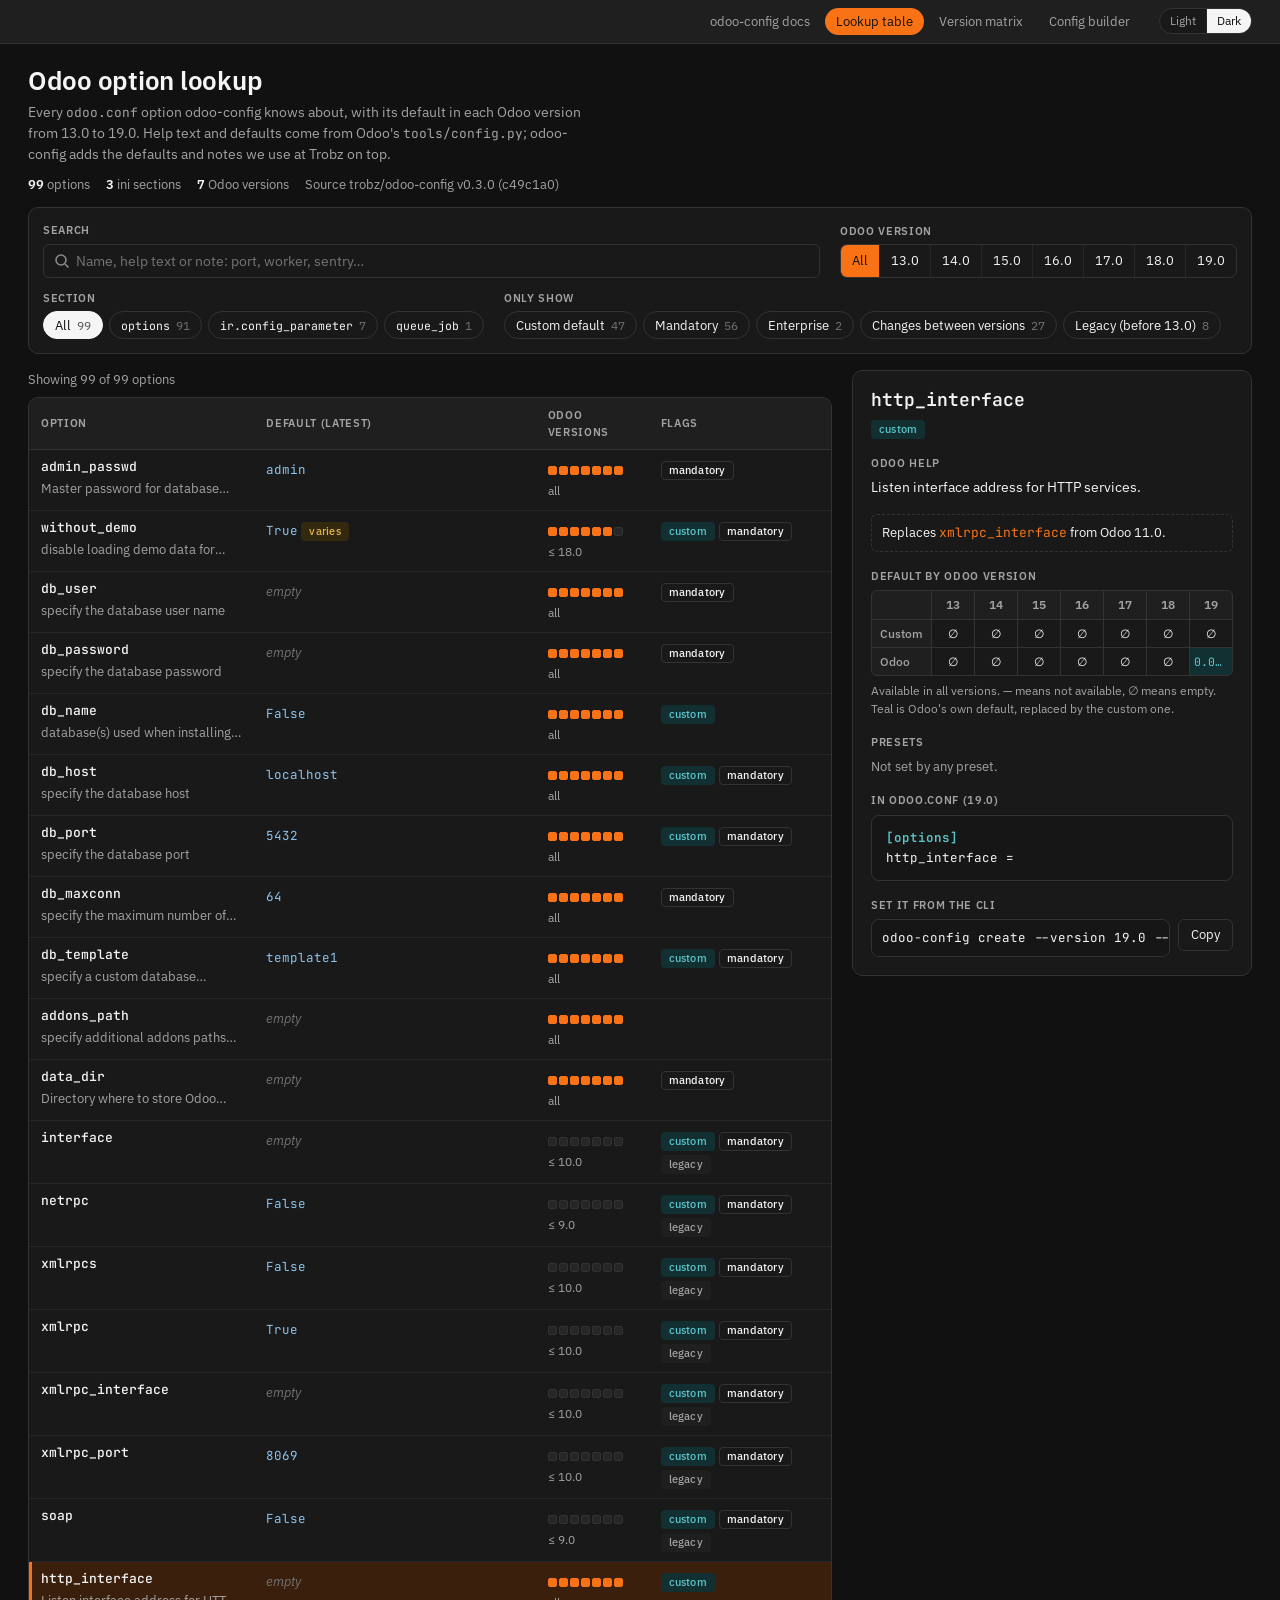
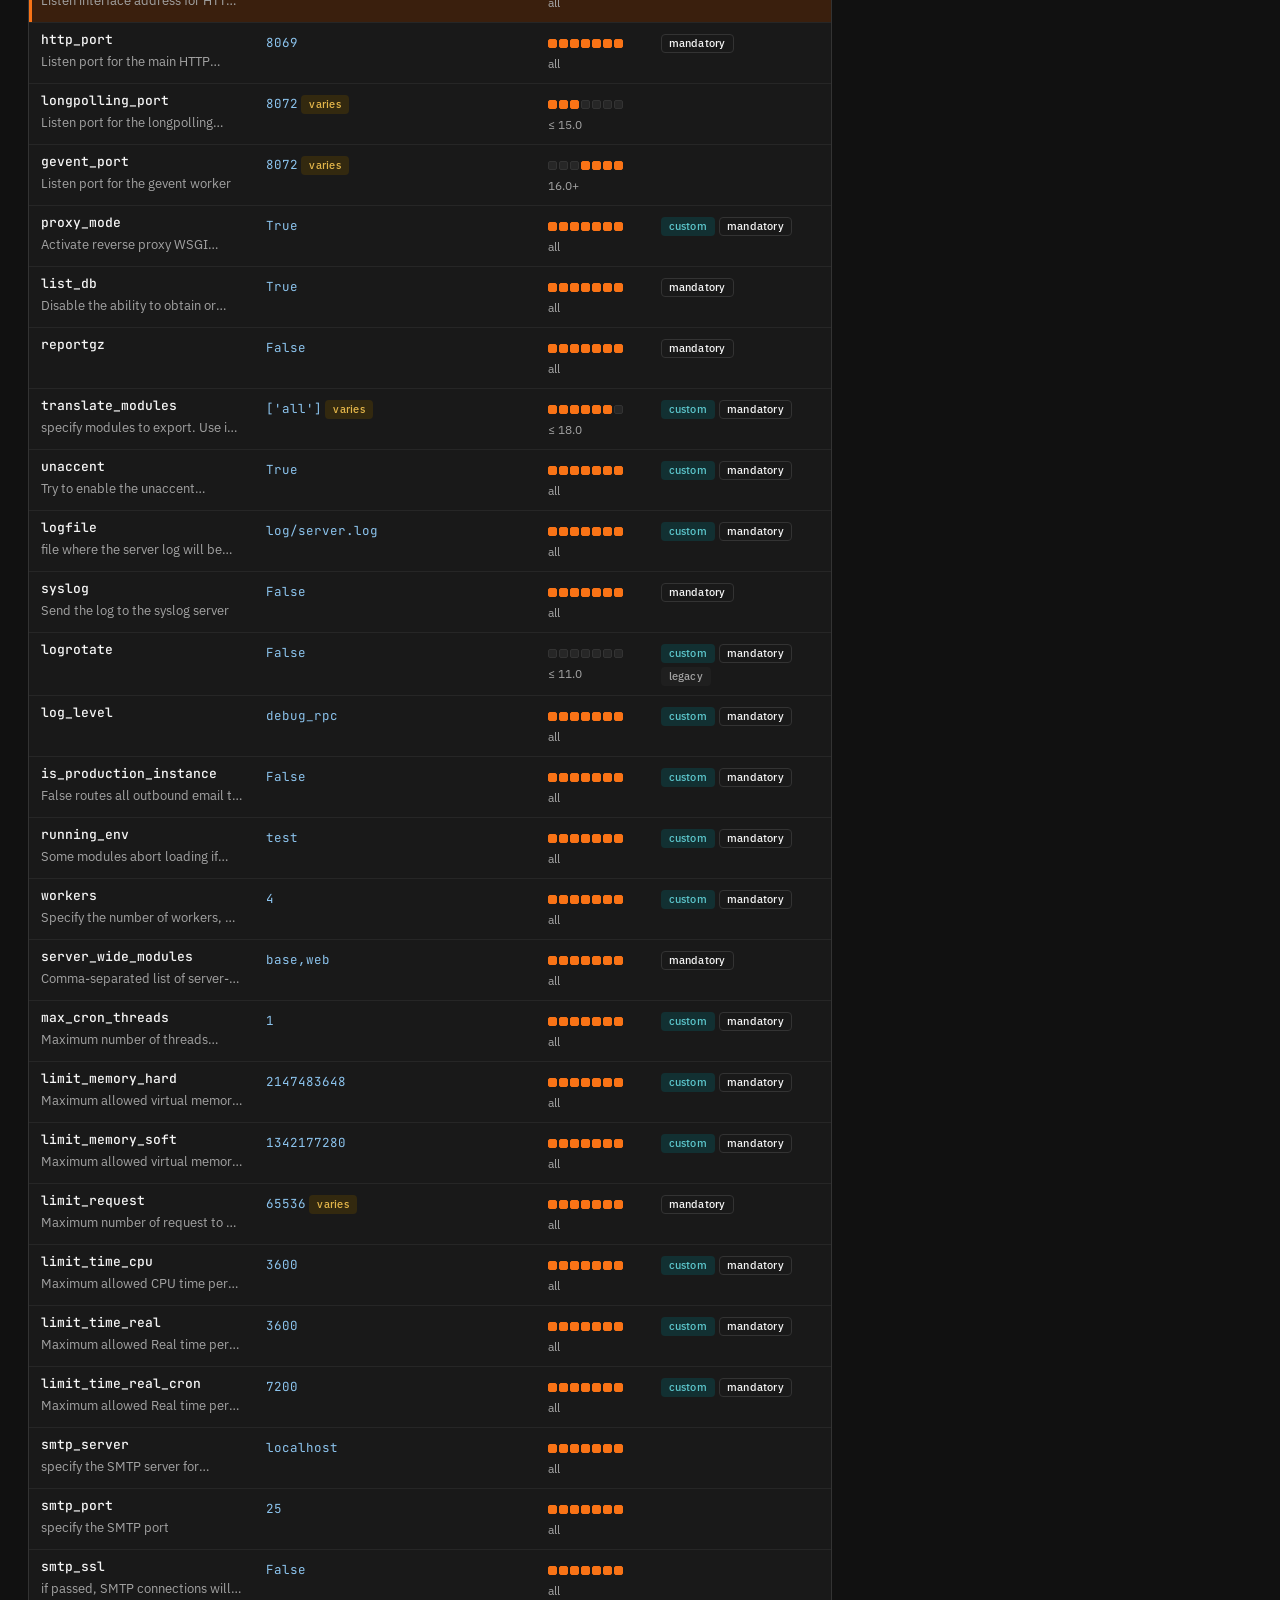
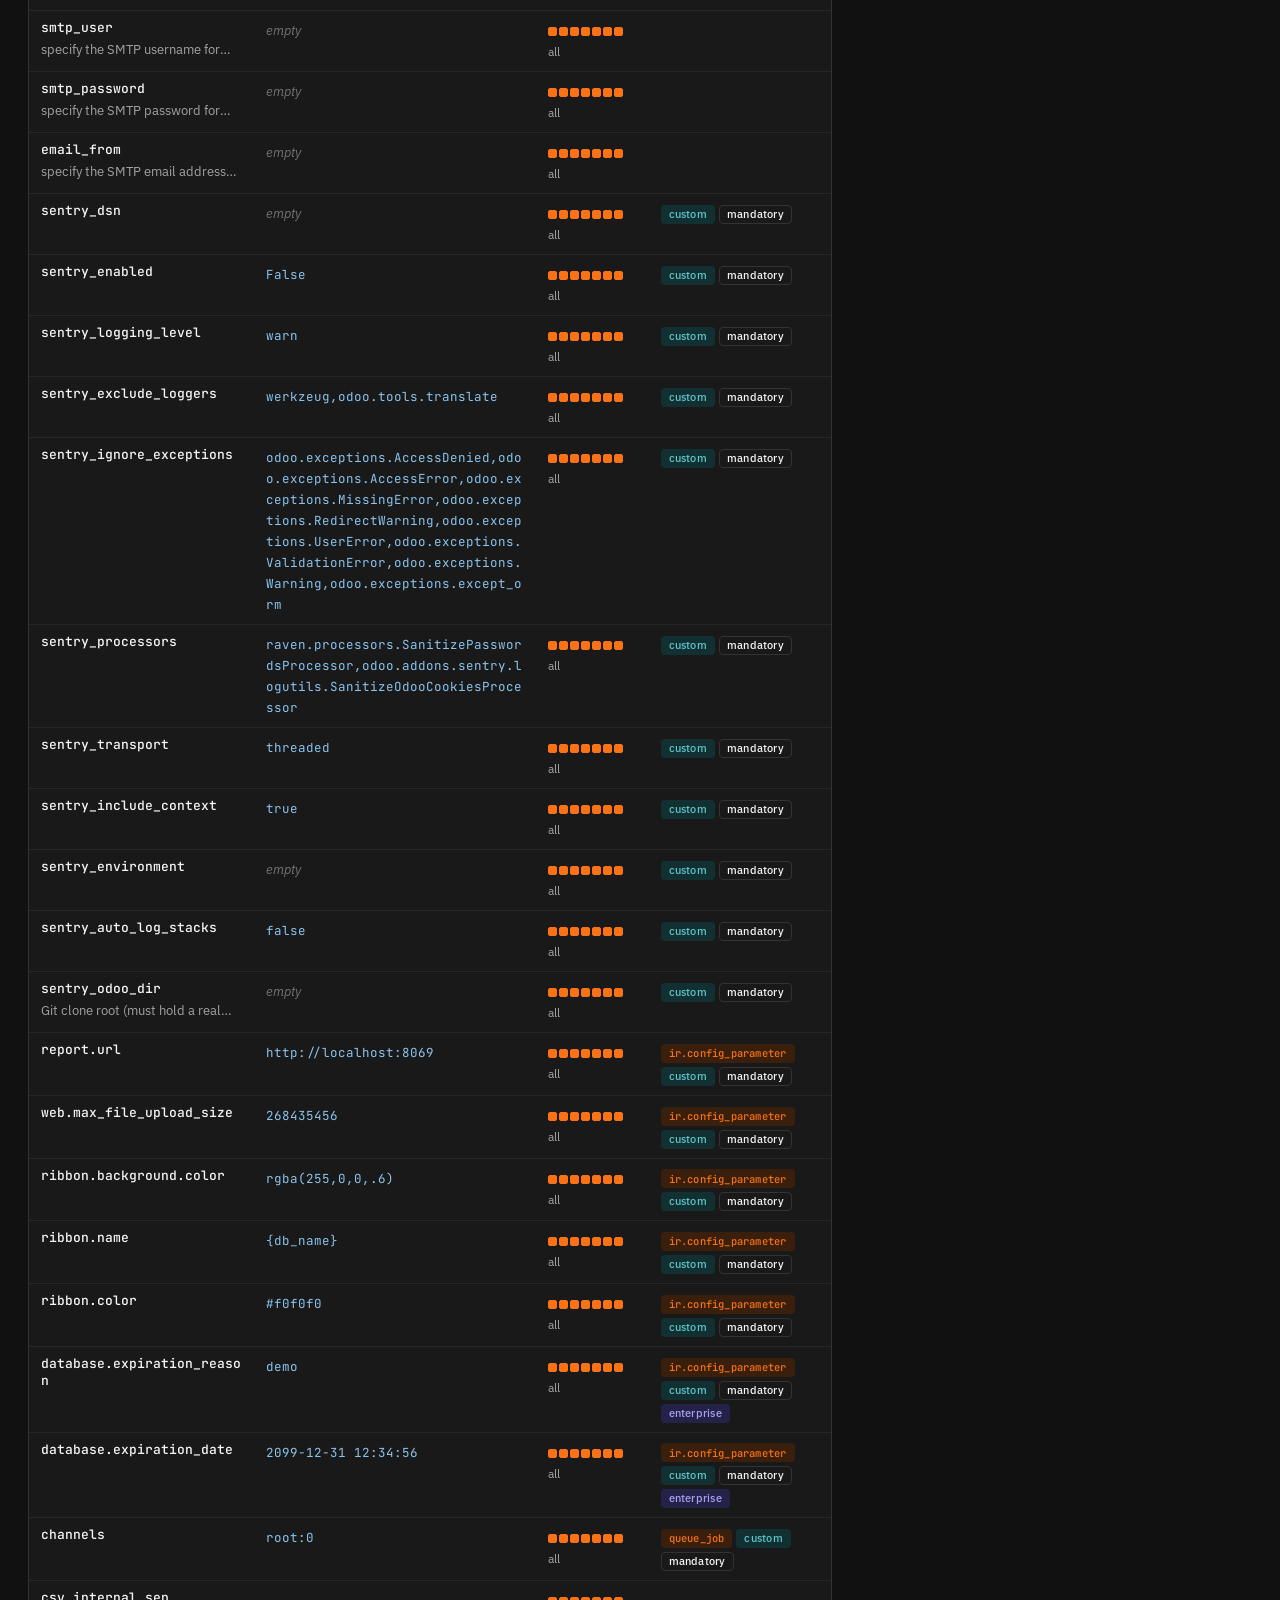
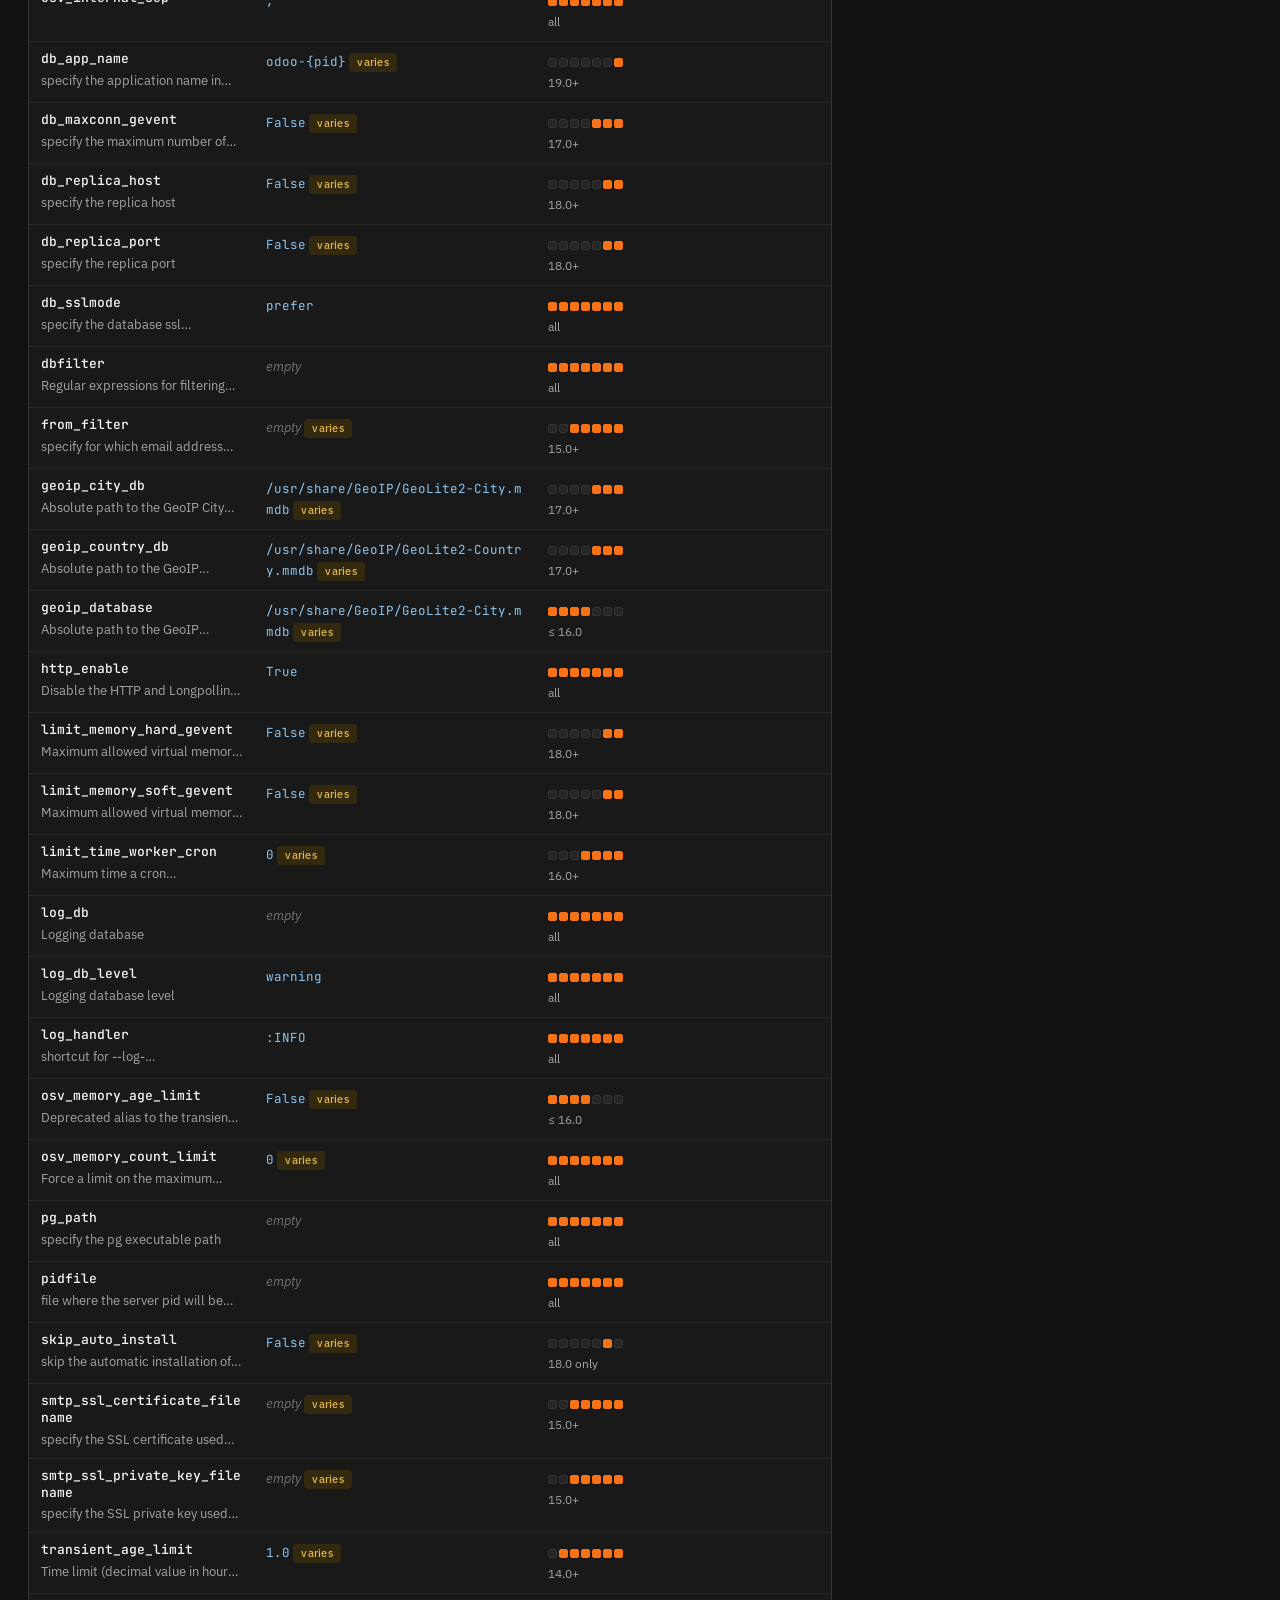
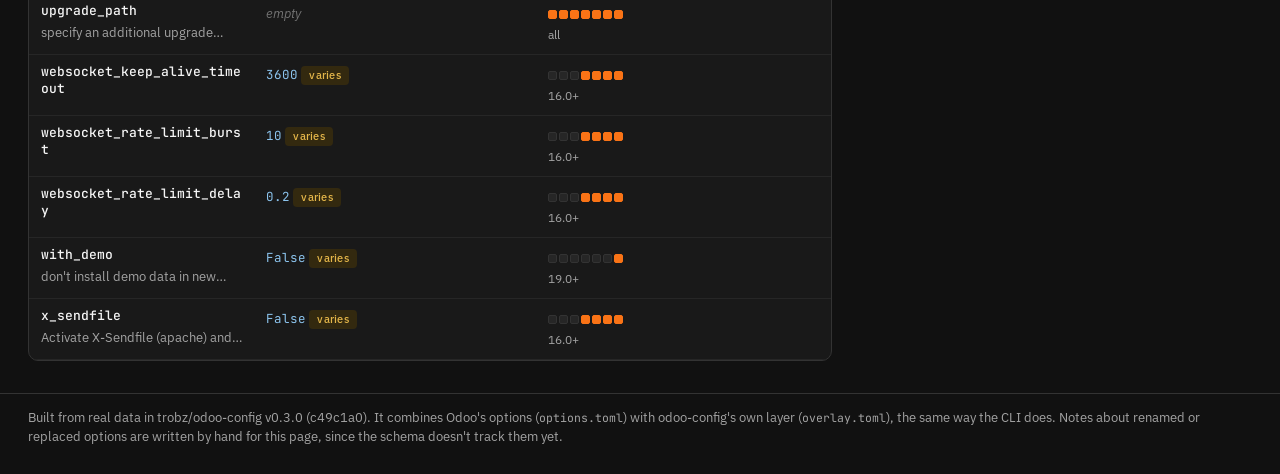
<file: site-docs/docs/artifacts/odoo-option-lookup/index.html>
<!doctype html>
<html lang="en">
<head>
<meta charset="utf-8">
<meta name="viewport" content="width=device-width, initial-scale=1">
<title>Odoo Option Lookup</title>
<link rel="preconnect" href="https://fonts.googleapis.com">
<link rel="preconnect" href="https://fonts.gstatic.com" crossorigin>
<link rel="stylesheet" href="https://fonts.googleapis.com/css2?family=IBM+Plex+Sans:wght@300;400;500;600;700&family=JetBrains+Mono:wght@400;500;600;700&display=swap">
<style>
:root{
  color-scheme:dark;
  --bg:#111111; --surface:#191919; --panel:#1f1f1f; --line:#333333; --line-soft:#262626;
  --ink:#f5f5f5; --muted:#a3a3a3; --faint:#737373;
  --accent:#f97316; --accent-ink:#111111; --accent-soft:#3a1f0d;
  --add:#57c88a; --add-bg:#16301f;
  --del:#f0837a; --del-bg:#3a1a18;
  --chg:#e4b64a; --chg-bg:#33290f;
  --trobz:#5cc6cc; --trobz-bg:#123032;
  --ent:#a9a0f0; --ent-bg:#25224a;
  --code-bg:#161616; --code-key:#fdba74; --code-val:#8cc4ee; --code-com:#8a8a8a; --code-sec:#5cc6cc;
  --shadow:0 1px 2px rgba(0,0,0,.3),0 4px 16px rgba(0,0,0,.25);
  --sans:"IBM Plex Sans",system-ui,-apple-system,"Segoe UI",sans-serif;
  --mono:"JetBrains Mono",ui-monospace,"SFMono-Regular",Menlo,Consolas,monospace;
}
:root[data-theme="light"]{
  color-scheme:light;
  --bg:#fafafa; --surface:#ffffff; --panel:#f4f4f5; --line:#e4e4e7; --line-soft:#efeff1;
  --ink:#18181b; --muted:#5f5f68; --faint:#a1a1aa;
  --accent:#c2410c; --accent-ink:#ffffff; --accent-soft:#ffedd5;
  --add:#1f7a4d; --add-bg:#e3f4ea;
  --del:#b42318; --del-bg:#fdecea;
  --chg:#8a5d00; --chg-bg:#fff2cc;
  --trobz:#0f6e74; --trobz-bg:#dff1f1;
  --ent:#4f46a5; --ent-bg:#ecebfa;
  --code-bg:#f7f7f8; --code-key:#c2410c; --code-val:#1f5f8a; --code-com:#80808a; --code-sec:#0f6e74;
  --shadow:0 1px 2px rgba(24,24,27,.06),0 4px 16px rgba(24,24,27,.06);
}

*{box-sizing:border-box}
body{background:var(--bg);color:var(--ink);font:14px/1.5 var(--sans);margin:0}
a{color:var(--accent)}
button,input,select{font:inherit;color:inherit}
:focus-visible{outline:2px solid var(--accent);outline-offset:2px}
@media (prefers-reduced-motion: reduce){*{transition:none!important;animation:none!important}}
code,.mono{font-family:var(--mono);font-size:.92em}

.wrap{max-width:1320px;margin:0 auto;padding-inline:16px}
@media (min-width:720px){.wrap{padding-inline:28px}}

/* Top strip: links between the three pages and the theme switch. */
.strip{background:var(--panel);border-bottom:1px solid var(--line);font-size:12.5px}
.strip .wrap{display:flex;flex-wrap:wrap;align-items:center;gap:6px 18px;padding-block:8px}
.strip nav{display:flex;flex-wrap:wrap;gap:4px;margin-left:auto}
.strip nav a{padding:3px 10px;border-radius:999px;color:var(--muted);text-decoration:none;border:1px solid transparent}
.strip nav a:hover{color:var(--ink);border-color:var(--line)}
.strip nav a[aria-current="page"]{background:var(--accent);color:var(--accent-ink)}
.theme{display:inline-flex;border:1px solid var(--line);border-radius:999px;overflow:hidden;background:var(--surface)}
.theme button{border:0;background:none;padding:3px 10px;font-size:12px;color:var(--muted);cursor:pointer}
.theme button + button{border-left:1px solid var(--line-soft)}
.theme button:hover{color:var(--ink)}
.theme button[aria-pressed="true"]{background:var(--ink);color:var(--bg)}

header.page{padding-block:22px 14px}
header.page h1{font:600 26px/1.15 var(--sans);letter-spacing:-.01em;margin:0 0 6px;text-wrap:balance}
header.page p{margin:0;color:var(--muted);max-width:72ch}
.meta{display:flex;flex-wrap:wrap;gap:4px 16px;margin-top:10px;font-size:12.5px;color:var(--muted)}
.meta b{color:var(--ink);font-weight:600;font-variant-numeric:tabular-nums}

footer.page{border-top:1px solid var(--line);margin-top:32px;padding-block:14px 28px;font-size:12.5px;color:var(--muted)}

/* Badges */
.badges{display:inline-flex;flex-wrap:wrap;gap:4px}
.b{display:inline-flex;align-items:center;height:19px;padding:0 7px;border-radius:4px;font:500 11px/1 var(--sans);letter-spacing:.02em;white-space:nowrap;border:1px solid transparent}
.b-trobz{background:var(--trobz-bg);color:var(--trobz)}
.b-mand{border-color:var(--line);color:var(--ink)}
.b-ent{background:var(--ent-bg);color:var(--ent)}
.b-legacy{background:var(--panel);color:var(--muted)}
.b-sec{background:var(--accent-soft);color:var(--accent);font-family:var(--mono);font-size:10.5px}
.b-add{background:var(--add-bg);color:var(--add)}
.b-del{background:var(--del-bg);color:var(--del)}
.b-chg{background:var(--chg-bg);color:var(--chg)}

/* Controls */
.field{display:flex;flex-direction:column;gap:5px}
.field > label,.label{font-size:11px;font-weight:600;letter-spacing:.06em;text-transform:uppercase;color:var(--muted)}
.input{height:34px;padding:0 10px;border:1px solid var(--line);border-radius:6px;background:var(--surface);min-width:0}
.input:focus{border-color:var(--accent);outline:none;box-shadow:0 0 0 3px var(--accent-soft)}
.search{width:100%;padding-left:32px;background:var(--surface) url("data:image/svg+xml,%3Csvg xmlns='http://www.w3.org/2000/svg' width='16' height='16' fill='none' stroke='%238a8a8a' stroke-width='1.6'%3E%3Ccircle cx='7' cy='7' r='5'/%3E%3Cpath d='m11 11 3.5 3.5'/%3E%3C/svg%3E") no-repeat 10px 50%}
.chips{display:flex;flex-wrap:wrap;gap:6px}
.chip{height:28px;padding:0 11px;border-radius:999px;border:1px solid var(--line);background:var(--surface);cursor:pointer;font-size:12.5px;display:inline-flex;align-items:center;gap:6px}
.chip:hover{border-color:var(--faint)}
.chip[aria-pressed="true"]{background:var(--ink);border-color:var(--ink);color:var(--bg)}
.chip .n{font-variant-numeric:tabular-nums;color:var(--faint);font-size:11.5px}
.chip[aria-pressed="true"] .n{color:inherit;opacity:.7}
.seg{display:inline-flex;flex-wrap:wrap;border:1px solid var(--line);border-radius:7px;overflow:hidden;background:var(--surface)}
.seg button{border:0;background:none;padding:6px 11px;cursor:pointer;font-size:13px;font-variant-numeric:tabular-nums;border-right:1px solid var(--line-soft)}
.seg button:last-child{border-right:0}
.seg button:hover{background:var(--panel)}
.seg button[aria-pressed="true"]{background:var(--accent);color:var(--accent-ink)}
.btn{height:32px;padding:0 12px;border-radius:6px;border:1px solid var(--line);background:var(--surface);cursor:pointer;font-size:13px;display:inline-flex;align-items:center;gap:6px}
.btn:hover{border-color:var(--faint)}
.btn.primary{background:var(--accent);border-color:var(--accent);color:var(--accent-ink)}
.switch{display:inline-flex;align-items:center;gap:8px;cursor:pointer;font-size:13px;user-select:none}
.switch input{appearance:none;width:30px;height:18px;border-radius:999px;background:var(--line);position:relative;cursor:pointer;margin:0;flex:none;transition:background .15s}
.switch input::after{content:"";position:absolute;top:2px;left:2px;width:14px;height:14px;border-radius:50%;background:var(--surface);transition:transform .15s}
.switch input:checked{background:var(--accent)}
.switch input:checked::after{transform:translateX(12px)}

/* ini code block */
.ini{font:12.5px/1.6 var(--mono);background:var(--code-bg);border:1px solid var(--line);border-radius:8px;padding:12px 14px;margin:0;overflow-x:auto;white-space:pre;color:var(--ink)}
:is(.ini,.hl) .s{color:var(--code-sec);font-weight:600}
:is(.ini,.hl) .c{color:var(--code-com);font-style:italic}
:is(.ini,.hl) .k{color:var(--code-key)}
:is(.ini,.hl) .v{color:var(--code-val)}

.muted{color:var(--muted)}
.empty{padding:28px;text-align:center;color:var(--muted)}
.note{font-size:12px;color:var(--muted)}
.sr{position:absolute;width:1px;height:1px;overflow:hidden;clip:rect(0 0 0 0)}

.toolbar{display:grid;gap:12px;padding:14px;border:1px solid var(--line);border-radius:10px;background:var(--surface)}
.toolbar .row{display:flex;flex-wrap:wrap;gap:10px 20px;align-items:flex-end}
.toolbar .grow{flex:1 1 260px}
.layout{display:grid;grid-template-columns:minmax(0,1fr);gap:20px;margin-top:16px;align-items:start}
@media (min-width:1000px){.layout{grid-template-columns:minmax(0,1fr) 400px}}
.count{font-size:12.5px;color:var(--muted);margin:0 0 8px;font-variant-numeric:tabular-nums}
.tbl-wrap{overflow-x:auto;border:1px solid var(--line);border-radius:10px;background:var(--surface)}
table{border-collapse:collapse;width:100%;min-width:620px}
th{font-size:11px;font-weight:600;letter-spacing:.06em;text-transform:uppercase;color:var(--muted);text-align:left;padding:9px 12px;border-bottom:1px solid var(--line);background:var(--panel);position:sticky;top:0}
td{padding:9px 12px;border-bottom:1px solid var(--line-soft);vertical-align:top}
tbody tr.opt{cursor:pointer}
tbody tr.opt:hover{background:var(--panel)}
tbody tr.opt[aria-selected="true"]{background:var(--accent-soft)}
tbody tr.opt[aria-selected="true"] td:first-child{box-shadow:inset 3px 0 0 var(--accent)}
.key{font:500 13px/1.3 var(--mono);word-break:break-all}
.help{color:var(--muted);font-size:12.5px;margin-top:3px;display:-webkit-box;-webkit-line-clamp:1;-webkit-box-orient:vertical;overflow:hidden;max-width:52ch}
.val{font:12.5px/1.3 var(--mono);color:var(--code-val);word-break:break-all;max-width:22ch}
.val.empty-val{color:var(--faint);font-style:italic;font-family:var(--sans)}
.dots{display:inline-grid;grid-template-columns:repeat(7,9px);gap:2px;vertical-align:middle;margin-right:8px}
.dots i{width:9px;height:9px;border-radius:2px;background:var(--line-soft);border:1px solid var(--line)}
.dots i.on{background:var(--accent);border-color:var(--accent)}
.dots i.sel{outline:1.5px solid var(--ink);outline-offset:1px}
.range{font-size:12px;color:var(--muted);white-space:nowrap;font-variant-numeric:tabular-nums}
tr.exp td{background:var(--panel);padding:14px}
@media (min-width:1000px){tr.exp{display:none}}
@media (max-width:999px){#detail{display:none}}

.detail{border:1px solid var(--line);border-radius:10px;background:var(--surface);box-shadow:var(--shadow);padding:18px;display:grid;grid-template-columns:minmax(0,1fr);gap:16px}
#detail{position:sticky;top:calc(env(safe-area-inset-top,0px) + 12px);max-height:calc(100vh - 24px);overflow:auto}
tr.exp .detail{box-shadow:none}
.detail h2{font:600 18px/1.25 var(--mono);margin:0 0 6px;word-break:break-all}
.detail h3{font-size:11px;font-weight:600;letter-spacing:.06em;text-transform:uppercase;color:var(--muted);margin:0 0 6px}
.detail p{margin:0}
.note-box{border-left:3px solid var(--trobz);background:var(--trobz-bg);padding:8px 10px;border-radius:0 6px 6px 0;font-size:13px}
.vgrid{display:grid;grid-template-columns:auto repeat(7,minmax(0,1fr));gap:1px;background:var(--line);border:1px solid var(--line);border-radius:6px;overflow:hidden;font-size:11.5px}
.vgrid > div{background:var(--surface);padding:5px 4px;text-align:center;font-variant-numeric:tabular-nums;min-width:0;overflow:hidden;text-overflow:ellipsis;white-space:nowrap}
.vgrid .h{background:var(--panel);color:var(--muted);font-weight:600}
.vgrid .rl{background:var(--panel);color:var(--muted);text-align:left;padding-inline:8px;font-weight:500}
.vgrid .v{font-family:var(--mono)}
.vgrid .na{color:var(--faint)}
.vgrid .chg{background:var(--chg-bg);color:var(--chg);font-weight:500}
.vgrid .ovr{background:var(--trobz-bg);color:var(--trobz)}
.kv{display:grid;grid-template-columns:auto 1fr;gap:4px 12px;font-size:13px}
.kv dt{color:var(--muted)}
.kv dd{margin:0;font-family:var(--mono);font-size:12.5px;word-break:break-all}
.cli{display:flex;gap:8px;align-items:stretch}
.cli .ini{flex:1;min-width:0;padding:8px 10px}
.succ{font-size:13px;border:1px dashed var(--line);border-radius:6px;padding:8px 10px}
.succ a{font-family:var(--mono);cursor:pointer}
</style>
</head>
<body>
<div class="strip"><div class="wrap"><nav aria-label="Pages"><a href="../../">odoo-config docs</a><a href="../odoo-option-lookup/" aria-current="page">Lookup table</a><a href="../odoo-option-matrix/">Version matrix</a><a href="../odoo-conf-builder/">Config builder</a></nav><div class="theme" role="group" aria-label="Theme"><button type="button" data-t="light">Light</button><button type="button" data-t="dark">Dark</button></div></div></div>
<script>(() => {
  // Share the light/dark choice with the zensical docs pages: same localStorage
  // key and value shape as their palette toggle (theme.palette in zensical.toml).
  const root = document.documentElement, KEY = new URL("../../", location).pathname + ".__palette";
  const SCHEME = { light: [0, "default"], dark: [1, "slate"] };
  const apply = (mode) => {
    root.dataset.theme = mode;
    document.querySelectorAll(".theme button").forEach((b) => b.setAttribute("aria-pressed", b.dataset.t === mode));
  };
  let saved = null;
  try { saved = JSON.parse(localStorage.getItem(KEY)); } catch (e) {}
  apply(saved?.color?.scheme === "default" ? "light" : "dark");
  document.querySelector(".theme").addEventListener("click", (e) => {
    const b = e.target.closest("button"); if (!b) return;
    const [index, scheme] = SCHEME[b.dataset.t];
    try { localStorage.setItem(KEY, JSON.stringify({ index, color: { media: "none", scheme, primary: "indigo", accent: "indigo" } })); } catch (e) {}
    apply(b.dataset.t);
  });
})();</script>

<header class="page wrap">
  <h1>Odoo option lookup</h1>
  <p>Every <code>odoo.conf</code> option odoo-config knows about, with its default in each Odoo version from <span data-vrange>13.0 to 19.0</span>. Help text and defaults come from Odoo's <code>tools/config.py</code>; odoo-config adds the defaults and notes we use at Trobz on top.</p>
  <div class="meta"><span><b data-count>0</b> options</span><span><b data-sections>3</b> ini sections</span><span><b data-versions>7</b> Odoo versions</span><span>Source <span data-src></span></span></div>
</header>

<main class="wrap">
  <section class="toolbar" aria-label="Filters">
    <div class="row">
      <div class="field grow"><label for="q">Search</label><input id="q" class="input search" type="search" placeholder="Name, help text or note: port, worker, sentry…" autocomplete="off"></div>
      <div class="field"><span class="label" id="ver-l">Odoo version</span><div class="seg" id="ver" role="group" aria-labelledby="ver-l"></div></div>
    </div>
    <div class="row">
      <div class="field"><span class="label">Section</span><div class="chips" id="sec"></div></div>
      <div class="field"><span class="label">Only show</span><div class="chips" id="flags"></div></div>
    </div>
  </section>

  <div class="layout">
    <div>
      <p class="count" id="count" aria-live="polite"></p>
      <div class="tbl-wrap">
        <table>
          <thead><tr><th>Option</th><th id="def-h">Default</th><th>Odoo versions</th><th>Flags</th></tr></thead>
          <tbody id="rows"></tbody>
        </table>
      </div>
    </div>
    <aside id="detail" aria-label="Option detail"></aside>
  </div>
</main>

<footer class="page wrap">
  Built from real data in <span data-src></span>. It combines Odoo's options (<code>options.toml</code>) with odoo-config's own layer (<code>overlay.toml</code>), the same way the CLI does. Notes about renamed or replaced options are written by hand for this page, since the schema doesn't track them yet.
</footer>

<script type="application/json" id="schema-data">{"source":{"repo":"trobz/odoo-config","commit":"c49c1a0","describe":"v0.3.0"},"versions":["13.0","14.0","15.0","16.0","17.0","18.0","19.0"],"presets":{"integration":{"max_cron_threads":"0","is_production_instance":"False"},"staging":{"max_cron_threads":"0","is_production_instance":"False"},"production":{"max_cron_threads":"2","is_production_instance":"True","list_db":"False","ribbon.name":""}},"options":[{"key":"admin_passwd","default":"admin","comment":"Master password for database operations. Keep this file secure.","mandatory":true,"type":"str","in_core":true,"in_overlay":true,"trobz":false,"core_default":"admin","versions":{"13.0":"admin","14.0":"admin","15.0":"admin","16.0":"admin","17.0":"admin","18.0":"admin","19.0":"admin"},"core_versions":{"13.0":"admin","14.0":"admin","15.0":"admin","16.0":"admin","17.0":"admin","18.0":"admin","19.0":"admin"}},{"key":"without_demo","default":"True","help":"disable loading demo data for modules to be installed (comma-separated, use \"all\" for all modules). Requires -d and -i. Default is %default","mandatory":true,"max_version":"18.0","type":"str","in_core":true,"in_overlay":true,"trobz":true,"core_default":"False","versions":{"13.0":"True","14.0":"True","15.0":"True","16.0":"True","17.0":"True","18.0":"True","19.0":null},"core_versions":{"13.0":"False","14.0":"False","15.0":"False","16.0":"False","17.0":"False","18.0":"False","19.0":null}},{"key":"db_user","default":"","help":"specify the database user name","mandatory":true,"type":"str","in_core":true,"in_overlay":true,"trobz":false,"core_default":"","versions":{"13.0":"","14.0":"","15.0":"","16.0":"","17.0":"","18.0":"","19.0":""},"core_versions":{"13.0":"","14.0":"","15.0":"","16.0":"","17.0":"","18.0":"","19.0":""}},{"key":"db_password","default":"","help":"specify the database password","mandatory":true,"type":"str","in_core":true,"in_overlay":true,"trobz":false,"core_default":"","versions":{"13.0":"","14.0":"","15.0":"","16.0":"","17.0":"","18.0":"","19.0":""},"core_versions":{"13.0":"","14.0":"","15.0":"","16.0":"","17.0":"","18.0":"","19.0":""}},{"key":"db_name","default":"False","help":"database(s) used when installing or updating modules.","comment":"Uncomment after the database is created to enable module auto-check.","commented":true,"type":"str","in_core":true,"in_overlay":true,"trobz":true,"core_default":"","versions":{"13.0":"False","14.0":"False","15.0":"False","16.0":"False","17.0":"False","18.0":"False","19.0":"False"},"core_versions":{"13.0":"","14.0":"","15.0":"","16.0":"","17.0":"","18.0":"","19.0":""}},{"key":"db_host","default":"localhost","help":"specify the database host","mandatory":true,"type":"str","in_core":true,"in_overlay":true,"trobz":true,"core_default":"","versions":{"13.0":"localhost","14.0":"localhost","15.0":"localhost","16.0":"localhost","17.0":"localhost","18.0":"localhost","19.0":"localhost"},"core_versions":{"13.0":"","14.0":"","15.0":"","16.0":"","17.0":"","18.0":"","19.0":""}},{"key":"db_port","default":"5432","help":"specify the database port","mandatory":true,"type":"int","in_core":true,"in_overlay":true,"trobz":true,"core_default":"False","versions":{"13.0":"5432","14.0":"5432","15.0":"5432","16.0":"5432","17.0":"5432","18.0":"5432","19.0":"5432"},"core_versions":{"13.0":"False","14.0":"False","15.0":"False","16.0":"False","17.0":"False","18.0":"False","19.0":"False"}},{"key":"db_maxconn","default":"64","help":"specify the maximum number of physical connections to PostgreSQL","mandatory":true,"type":"int","in_core":true,"in_overlay":true,"trobz":false,"core_default":"64","versions":{"13.0":"64","14.0":"64","15.0":"64","16.0":"64","17.0":"64","18.0":"64","19.0":"64"},"core_versions":{"13.0":"64","14.0":"64","15.0":"64","16.0":"64","17.0":"64","18.0":"64","19.0":"64"}},{"key":"db_template","default":"template1","help":"specify a custom database template to create a new database","mandatory":true,"type":"str","in_core":true,"in_overlay":true,"trobz":true,"core_default":"template0","versions":{"13.0":"template1","14.0":"template1","15.0":"template1","16.0":"template1","17.0":"template1","18.0":"template1","19.0":"template1"},"core_versions":{"13.0":"template0","14.0":"template0","15.0":"template0","16.0":"template0","17.0":"template0","18.0":"template0","19.0":"template0"}},{"key":"addons_path","default":"","help":"specify additional addons paths (separated by commas).","comment":"Comma-separated list of addons directories.","type":"str","in_core":true,"in_overlay":true,"trobz":false,"core_default":"","versions":{"13.0":"","14.0":"","15.0":"","16.0":"","17.0":"","18.0":"","19.0":""},"core_versions":{"13.0":"","14.0":"","15.0":"","16.0":"","17.0":"","18.0":"","19.0":""}},{"key":"data_dir","help":"Directory where to store Odoo data","mandatory":true,"type":"str","in_core":true,"in_overlay":true,"trobz":false,"core_default":"","versions":{"13.0":"","14.0":"","15.0":"","16.0":"","17.0":"","18.0":"","19.0":""},"core_versions":{"13.0":"","14.0":"","15.0":"","16.0":"","17.0":"","18.0":"","19.0":""}},{"key":"interface","default":"","mandatory":true,"max_version":"10.0","type":"str","in_core":false,"in_overlay":true,"trobz":true,"core_default":null,"versions":{"13.0":null,"14.0":null,"15.0":null,"16.0":null,"17.0":null,"18.0":null,"19.0":null}},{"key":"netrpc","default":"False","mandatory":true,"max_version":"9.0","type":"str","in_core":false,"in_overlay":true,"trobz":true,"core_default":null,"versions":{"13.0":null,"14.0":null,"15.0":null,"16.0":null,"17.0":null,"18.0":null,"19.0":null}},{"key":"xmlrpcs","default":"False","mandatory":true,"max_version":"10.0","type":"str","in_core":false,"in_overlay":true,"trobz":true,"core_default":null,"versions":{"13.0":null,"14.0":null,"15.0":null,"16.0":null,"17.0":null,"18.0":null,"19.0":null}},{"key":"xmlrpc","default":"True","mandatory":true,"max_version":"10.0","type":"str","in_core":false,"in_overlay":true,"trobz":true,"core_default":null,"versions":{"13.0":null,"14.0":null,"15.0":null,"16.0":null,"17.0":null,"18.0":null,"19.0":null}},{"key":"xmlrpc_interface","default":"","mandatory":true,"max_version":"10.0","type":"str","in_core":false,"in_overlay":true,"trobz":true,"core_default":null,"versions":{"13.0":null,"14.0":null,"15.0":null,"16.0":null,"17.0":null,"18.0":null,"19.0":null}},{"key":"xmlrpc_port","default":"8069","mandatory":true,"max_version":"10.0","type":"int","in_core":false,"in_overlay":true,"trobz":true,"core_default":null,"versions":{"13.0":null,"14.0":null,"15.0":null,"16.0":null,"17.0":null,"18.0":null,"19.0":null}},{"key":"soap","default":"False","mandatory":true,"max_version":"9.0","type":"str","in_core":false,"in_overlay":true,"trobz":true,"core_default":null,"versions":{"13.0":null,"14.0":null,"15.0":null,"16.0":null,"17.0":null,"18.0":null,"19.0":null}},{"key":"http_interface","default":"","help":"Listen interface address for HTTP services.","type":"str","in_core":true,"in_overlay":true,"trobz":true,"core_default":"0.0.0.0","versions":{"13.0":"","14.0":"","15.0":"","16.0":"","17.0":"","18.0":"","19.0":""},"core_versions":{"13.0":"","14.0":"","15.0":"","16.0":"","17.0":"","18.0":"","19.0":"0.0.0.0"}},{"key":"http_port","default":"8069","help":"Listen port for the main HTTP service","mandatory":true,"type":"int","in_core":true,"in_overlay":true,"trobz":false,"core_default":"8069","versions":{"13.0":"8069","14.0":"8069","15.0":"8069","16.0":"8069","17.0":"8069","18.0":"8069","19.0":"8069"},"core_versions":{"13.0":"8069","14.0":"8069","15.0":"8069","16.0":"8069","17.0":"8069","18.0":"8069","19.0":"8069"}},{"key":"longpolling_port","default":"8072","help":"Listen port for the longpolling HTTP service","max_version":"15.0","type":"int","in_core":true,"in_overlay":true,"trobz":false,"core_default":"8072","versions":{"13.0":"8072","14.0":"8072","15.0":"8072","16.0":null,"17.0":null,"18.0":null,"19.0":null},"core_versions":{"13.0":"8072","14.0":"8072","15.0":"8072","16.0":null,"17.0":null,"18.0":null,"19.0":null}},{"key":"gevent_port","default":"8072","help":"Listen port for the gevent worker","min_version":"16.0","type":"int","in_core":true,"in_overlay":true,"trobz":false,"core_default":"8072","versions":{"13.0":null,"14.0":null,"15.0":null,"16.0":"8072","17.0":"8072","18.0":"8072","19.0":"8072"},"core_versions":{"13.0":null,"14.0":null,"15.0":null,"16.0":"8072","17.0":"8072","18.0":"8072","19.0":"8072"}},{"key":"proxy_mode","default":"True","help":"Activate reverse proxy WSGI wrappers (headers rewriting) Only enable this when running behind a trusted web proxy!","mandatory":true,"type":"str","in_core":true,"in_overlay":true,"trobz":true,"core_default":"False","versions":{"13.0":"True","14.0":"True","15.0":"True","16.0":"True","17.0":"True","18.0":"True","19.0":"True"},"core_versions":{"13.0":"False","14.0":"False","15.0":"False","16.0":"False","17.0":"False","18.0":"False","19.0":"False"}},{"key":"list_db","default":"True","help":"Disable the ability to obtain or view the list of databases. Also disable access to the database manager and selector, so be sure to set a proper --database parameter first","mandatory":true,"type":"str","in_core":true,"in_overlay":true,"trobz":false,"core_default":"True","versions":{"13.0":"True","14.0":"True","15.0":"True","16.0":"True","17.0":"True","18.0":"True","19.0":"True"},"core_versions":{"13.0":"True","14.0":"True","15.0":"True","16.0":"True","17.0":"True","18.0":"True","19.0":"True"}},{"key":"reportgz","default":"False","mandatory":true,"type":"str","in_core":true,"in_overlay":true,"trobz":false,"core_default":"False","versions":{"13.0":"False","14.0":"False","15.0":"False","16.0":"False","17.0":"False","18.0":"False","19.0":"False"},"core_versions":{"13.0":"False","14.0":"False","15.0":"False","16.0":"False","17.0":"False","18.0":"False","19.0":"False"}},{"key":"translate_modules","default":"['all']","help":"specify modules to export. Use in combination with --i18n-export","mandatory":true,"max_version":"18.0","type":"str","in_core":true,"in_overlay":true,"trobz":true,"core_default":"","versions":{"13.0":"['all']","14.0":"['all']","15.0":"['all']","16.0":"['all']","17.0":"['all']","18.0":"['all']","19.0":null},"core_versions":{"13.0":"","14.0":"","15.0":"","16.0":"","17.0":"","18.0":"","19.0":null}},{"key":"unaccent","default":"True","help":"Try to enable the unaccent extension when creating new databases.","mandatory":true,"type":"str","in_core":true,"in_overlay":true,"trobz":true,"core_default":"False","versions":{"13.0":"True","14.0":"True","15.0":"True","16.0":"True","17.0":"True","18.0":"True","19.0":"True"},"core_versions":{"13.0":"False","14.0":"False","15.0":"False","16.0":"False","17.0":"False","18.0":"False","19.0":"False"}},{"key":"logfile","default":"log/server.log","help":"file where the server log will be stored","mandatory":true,"type":"str","in_core":true,"in_overlay":true,"trobz":true,"core_default":"","versions":{"13.0":"log/server.log","14.0":"log/server.log","15.0":"log/server.log","16.0":"log/server.log","17.0":"log/server.log","18.0":"log/server.log","19.0":"log/server.log"},"core_versions":{"13.0":"","14.0":"","15.0":"","16.0":"","17.0":"","18.0":"","19.0":""}},{"key":"syslog","default":"False","help":"Send the log to the syslog server","mandatory":true,"type":"str","in_core":true,"in_overlay":true,"trobz":false,"core_default":"False","versions":{"13.0":"False","14.0":"False","15.0":"False","16.0":"False","17.0":"False","18.0":"False","19.0":"False"},"core_versions":{"13.0":"False","14.0":"False","15.0":"False","16.0":"False","17.0":"False","18.0":"False","19.0":"False"}},{"key":"logrotate","default":"False","mandatory":true,"max_version":"11.0","type":"str","in_core":false,"in_overlay":true,"trobz":true,"core_default":null,"versions":{"13.0":null,"14.0":null,"15.0":null,"16.0":null,"17.0":null,"18.0":null,"19.0":null}},{"key":"log_level","default":"debug_rpc","mandatory":true,"type":"str","in_core":true,"in_overlay":true,"trobz":true,"core_default":"info","versions":{"13.0":"debug_rpc","14.0":"debug_rpc","15.0":"debug_rpc","16.0":"debug_rpc","17.0":"debug_rpc","18.0":"debug_rpc","19.0":"debug_rpc"},"core_versions":{"13.0":"info","14.0":"info","15.0":"info","16.0":"info","17.0":"info","18.0":"info","19.0":"info"}},{"key":"is_production_instance","default":"False","comment":"False routes all outbound email to the catch-all test address.","mandatory":true,"type":"str","in_core":false,"in_overlay":true,"trobz":true,"core_default":null,"versions":{"13.0":"False","14.0":"False","15.0":"False","16.0":"False","17.0":"False","18.0":"False","19.0":"False"}},{"key":"running_env","default":"test","comment":"Some modules abort loading if server_environment running_env is unset.","mandatory":true,"type":"str","in_core":false,"in_overlay":true,"trobz":true,"core_default":null,"versions":{"13.0":"test","14.0":"test","15.0":"test","16.0":"test","17.0":"test","18.0":"test","19.0":"test"}},{"key":"workers","default":"4","help":"Specify the number of workers, 0 disable prefork mode.","mandatory":true,"type":"int","in_core":true,"in_overlay":true,"trobz":true,"core_default":"0","versions":{"13.0":"4","14.0":"4","15.0":"4","16.0":"4","17.0":"4","18.0":"4","19.0":"4"},"core_versions":{"13.0":"0","14.0":"0","15.0":"0","16.0":"0","17.0":"0","18.0":"0","19.0":"0"}},{"key":"server_wide_modules","default":"base,web","help":"Comma-separated list of server-wide modules.","mandatory":true,"type":"str","in_core":true,"in_overlay":true,"trobz":false,"core_default":"base,web","versions":{"13.0":"base,web","14.0":"base,web","15.0":"base,web","16.0":"base,web","17.0":"base,web","18.0":"base,web","19.0":"base,web"},"core_versions":{"13.0":"base,web","14.0":"base,web","15.0":"base,web","16.0":"base,web","17.0":"base,web","18.0":"base,web","19.0":"base,web"}},{"key":"max_cron_threads","default":"1","help":"Maximum number of threads processing concurrently cron jobs (default 2).","comment":"0 disables scheduled actions (non-production); 2 on production.","mandatory":true,"type":"int","in_core":true,"in_overlay":true,"trobz":true,"core_default":"2","versions":{"13.0":"1","14.0":"1","15.0":"1","16.0":"1","17.0":"1","18.0":"1","19.0":"1"},"core_versions":{"13.0":"2","14.0":"2","15.0":"2","16.0":"2","17.0":"2","18.0":"2","19.0":"2"}},{"key":"limit_memory_hard","default":"2147483648","help":"Maximum allowed virtual memory per worker (in bytes), when reached, any memory allocation will fail (default 2560MiB).","mandatory":true,"type":"int","in_core":true,"in_overlay":true,"trobz":true,"core_default":"2684354560","versions":{"13.0":"2147483648","14.0":"2147483648","15.0":"2147483648","16.0":"2147483648","17.0":"2147483648","18.0":"2147483648","19.0":"2147483648"},"core_versions":{"13.0":"2684354560","14.0":"2684354560","15.0":"2684354560","16.0":"2684354560","17.0":"2684354560","18.0":"2684354560","19.0":"2684354560"}},{"key":"limit_memory_soft","default":"1342177280","help":"Maximum allowed virtual memory per worker (in bytes), when reached the worker be reset after the current request (default 2048MiB).","mandatory":true,"type":"int","in_core":true,"in_overlay":true,"trobz":true,"core_default":"2147483648","versions":{"13.0":"1342177280","14.0":"1342177280","15.0":"1342177280","16.0":"1342177280","17.0":"1342177280","18.0":"1342177280","19.0":"1342177280"},"core_versions":{"13.0":"2147483648","14.0":"2147483648","15.0":"2147483648","16.0":"2147483648","17.0":"2147483648","18.0":"2147483648","19.0":"2147483648"}},{"key":"limit_request","default":"65536","help":"Maximum number of request to be processed per worker (default 65536).","mandatory":true,"by_version":{"13.0":"8192","14.0":"8192","15.0":"8192","16.0":"65536","17.0":"65536","18.0":"65536","19.0":"65536"},"type":"int","in_core":true,"in_overlay":true,"trobz":false,"core_default":"65536","versions":{"13.0":"8192","14.0":"8192","15.0":"8192","16.0":"65536","17.0":"65536","18.0":"65536","19.0":"65536"},"core_versions":{"13.0":"8192","14.0":"8192","15.0":"8192","16.0":"65536","17.0":"65536","18.0":"65536","19.0":"65536"}},{"key":"limit_time_cpu","default":"3600","help":"Maximum allowed CPU time per request (default 60).","mandatory":true,"type":"int","in_core":true,"in_overlay":true,"trobz":true,"core_default":"60","versions":{"13.0":"3600","14.0":"3600","15.0":"3600","16.0":"3600","17.0":"3600","18.0":"3600","19.0":"3600"},"core_versions":{"13.0":"60","14.0":"60","15.0":"60","16.0":"60","17.0":"60","18.0":"60","19.0":"60"}},{"key":"limit_time_real","default":"3600","help":"Maximum allowed Real time per request (default 120).","mandatory":true,"type":"int","in_core":true,"in_overlay":true,"trobz":true,"core_default":"120","versions":{"13.0":"3600","14.0":"3600","15.0":"3600","16.0":"3600","17.0":"3600","18.0":"3600","19.0":"3600"},"core_versions":{"13.0":"120","14.0":"120","15.0":"120","16.0":"120","17.0":"120","18.0":"120","19.0":"120"}},{"key":"limit_time_real_cron","default":"7200","help":"Maximum allowed Real time per cron job. (default: --limit-time-real). Set to 0 for no limit.","mandatory":true,"type":"int","in_core":true,"in_overlay":true,"trobz":true,"core_default":"-1","versions":{"13.0":"7200","14.0":"7200","15.0":"7200","16.0":"7200","17.0":"7200","18.0":"7200","19.0":"7200"},"core_versions":{"13.0":"-1","14.0":"-1","15.0":"-1","16.0":"-1","17.0":"-1","18.0":"-1","19.0":"-1"}},{"key":"smtp_server","default":"localhost","help":"specify the SMTP server for sending email","commented":true,"type":"str","in_core":true,"in_overlay":true,"trobz":false,"core_default":"localhost","versions":{"13.0":"localhost","14.0":"localhost","15.0":"localhost","16.0":"localhost","17.0":"localhost","18.0":"localhost","19.0":"localhost"},"core_versions":{"13.0":"localhost","14.0":"localhost","15.0":"localhost","16.0":"localhost","17.0":"localhost","18.0":"localhost","19.0":"localhost"}},{"key":"smtp_port","default":"25","help":"specify the SMTP port","commented":true,"type":"int","in_core":true,"in_overlay":true,"trobz":false,"core_default":"25","versions":{"13.0":"25","14.0":"25","15.0":"25","16.0":"25","17.0":"25","18.0":"25","19.0":"25"},"core_versions":{"13.0":"25","14.0":"25","15.0":"25","16.0":"25","17.0":"25","18.0":"25","19.0":"25"}},{"key":"smtp_ssl","default":"False","help":"if passed, SMTP connections will be encrypted with SSL (STARTTLS)","commented":true,"type":"str","in_core":true,"in_overlay":true,"trobz":false,"core_default":"False","versions":{"13.0":"False","14.0":"False","15.0":"False","16.0":"False","17.0":"False","18.0":"False","19.0":"False"},"core_versions":{"13.0":"False","14.0":"False","15.0":"False","16.0":"False","17.0":"False","18.0":"False","19.0":"False"}},{"key":"smtp_user","default":"","help":"specify the SMTP username for sending email","commented":true,"type":"str","in_core":true,"in_overlay":true,"trobz":false,"core_default":"","versions":{"13.0":"","14.0":"","15.0":"","16.0":"","17.0":"","18.0":"","19.0":""},"core_versions":{"13.0":"","14.0":"","15.0":"","16.0":"","17.0":"","18.0":"","19.0":""}},{"key":"smtp_password","default":"","help":"specify the SMTP password for sending email","commented":true,"type":"str","in_core":true,"in_overlay":true,"trobz":false,"core_default":"","versions":{"13.0":"","14.0":"","15.0":"","16.0":"","17.0":"","18.0":"","19.0":""},"core_versions":{"13.0":"","14.0":"","15.0":"","16.0":"","17.0":"","18.0":"","19.0":""}},{"key":"email_from","default":"","help":"specify the SMTP email address for sending email","commented":true,"type":"str","in_core":true,"in_overlay":true,"trobz":false,"core_default":"","versions":{"13.0":"","14.0":"","15.0":"","16.0":"","17.0":"","18.0":"","19.0":""},"core_versions":{"13.0":"","14.0":"","15.0":"","16.0":"","17.0":"","18.0":"","19.0":""}},{"key":"sentry_dsn","default":"","mandatory":true,"type":"str","in_core":false,"in_overlay":true,"trobz":true,"core_default":null,"versions":{"13.0":"","14.0":"","15.0":"","16.0":"","17.0":"","18.0":"","19.0":""}},{"key":"sentry_enabled","default":"False","mandatory":true,"type":"str","in_core":false,"in_overlay":true,"trobz":true,"core_default":null,"versions":{"13.0":"False","14.0":"False","15.0":"False","16.0":"False","17.0":"False","18.0":"False","19.0":"False"}},{"key":"sentry_logging_level","default":"warn","mandatory":true,"type":"str","in_core":false,"in_overlay":true,"trobz":true,"core_default":null,"versions":{"13.0":"warn","14.0":"warn","15.0":"warn","16.0":"warn","17.0":"warn","18.0":"warn","19.0":"warn"}},{"key":"sentry_exclude_loggers","default":"werkzeug,odoo.tools.translate","mandatory":true,"type":"str","in_core":false,"in_overlay":true,"trobz":true,"core_default":null,"versions":{"13.0":"werkzeug,odoo.tools.translate","14.0":"werkzeug,odoo.tools.translate","15.0":"werkzeug,odoo.tools.translate","16.0":"werkzeug,odoo.tools.translate","17.0":"werkzeug,odoo.tools.translate","18.0":"werkzeug,odoo.tools.translate","19.0":"werkzeug,odoo.tools.translate"}},{"key":"sentry_ignore_exceptions","default":"odoo.exceptions.AccessDenied,odoo.exceptions.AccessError,odoo.exceptions.MissingError,odoo.exceptions.RedirectWarning,odoo.exceptions.UserError,odoo.exceptions.ValidationError,odoo.exceptions.Warning,odoo.exceptions.except_orm","mandatory":true,"type":"str","in_core":false,"in_overlay":true,"trobz":true,"core_default":null,"versions":{"13.0":"odoo.exceptions.AccessDenied,odoo.exceptions.AccessError,odoo.exceptions.MissingError,odoo.exceptions.RedirectWarning,odoo.exceptions.UserError,odoo.exceptions.ValidationError,odoo.exceptions.Warning,odoo.exceptions.except_orm","14.0":"odoo.exceptions.AccessDenied,odoo.exceptions.AccessError,odoo.exceptions.MissingError,odoo.exceptions.RedirectWarning,odoo.exceptions.UserError,odoo.exceptions.ValidationError,odoo.exceptions.Warning,odoo.exceptions.except_orm","15.0":"odoo.exceptions.AccessDenied,odoo.exceptions.AccessError,odoo.exceptions.MissingError,odoo.exceptions.RedirectWarning,odoo.exceptions.UserError,odoo.exceptions.ValidationError,odoo.exceptions.Warning,odoo.exceptions.except_orm","16.0":"odoo.exceptions.AccessDenied,odoo.exceptions.AccessError,odoo.exceptions.MissingError,odoo.exceptions.RedirectWarning,odoo.exceptions.UserError,odoo.exceptions.ValidationError,odoo.exceptions.Warning,odoo.exceptions.except_orm","17.0":"odoo.exceptions.AccessDenied,odoo.exceptions.AccessError,odoo.exceptions.MissingError,odoo.exceptions.RedirectWarning,odoo.exceptions.UserError,odoo.exceptions.ValidationError,odoo.exceptions.Warning,odoo.exceptions.except_orm","18.0":"odoo.exceptions.AccessDenied,odoo.exceptions.AccessError,odoo.exceptions.MissingError,odoo.exceptions.RedirectWarning,odoo.exceptions.UserError,odoo.exceptions.ValidationError,odoo.exceptions.Warning,odoo.exceptions.except_orm","19.0":"odoo.exceptions.AccessDenied,odoo.exceptions.AccessError,odoo.exceptions.MissingError,odoo.exceptions.RedirectWarning,odoo.exceptions.UserError,odoo.exceptions.ValidationError,odoo.exceptions.Warning,odoo.exceptions.except_orm"}},{"key":"sentry_processors","default":"raven.processors.SanitizePasswordsProcessor,odoo.addons.sentry.logutils.SanitizeOdooCookiesProcessor","mandatory":true,"type":"str","in_core":false,"in_overlay":true,"trobz":true,"core_default":null,"versions":{"13.0":"raven.processors.SanitizePasswordsProcessor,odoo.addons.sentry.logutils.SanitizeOdooCookiesProcessor","14.0":"raven.processors.SanitizePasswordsProcessor,odoo.addons.sentry.logutils.SanitizeOdooCookiesProcessor","15.0":"raven.processors.SanitizePasswordsProcessor,odoo.addons.sentry.logutils.SanitizeOdooCookiesProcessor","16.0":"raven.processors.SanitizePasswordsProcessor,odoo.addons.sentry.logutils.SanitizeOdooCookiesProcessor","17.0":"raven.processors.SanitizePasswordsProcessor,odoo.addons.sentry.logutils.SanitizeOdooCookiesProcessor","18.0":"raven.processors.SanitizePasswordsProcessor,odoo.addons.sentry.logutils.SanitizeOdooCookiesProcessor","19.0":"raven.processors.SanitizePasswordsProcessor,odoo.addons.sentry.logutils.SanitizeOdooCookiesProcessor"}},{"key":"sentry_transport","default":"threaded","mandatory":true,"type":"str","in_core":false,"in_overlay":true,"trobz":true,"core_default":null,"versions":{"13.0":"threaded","14.0":"threaded","15.0":"threaded","16.0":"threaded","17.0":"threaded","18.0":"threaded","19.0":"threaded"}},{"key":"sentry_include_context","default":"true","mandatory":true,"type":"str","in_core":false,"in_overlay":true,"trobz":true,"core_default":null,"versions":{"13.0":"true","14.0":"true","15.0":"true","16.0":"true","17.0":"true","18.0":"true","19.0":"true"}},{"key":"sentry_environment","default":"","mandatory":true,"type":"str","in_core":false,"in_overlay":true,"trobz":true,"core_default":null,"versions":{"13.0":"","14.0":"","15.0":"","16.0":"","17.0":"","18.0":"","19.0":""}},{"key":"sentry_auto_log_stacks","default":"false","mandatory":true,"type":"str","in_core":false,"in_overlay":true,"trobz":true,"core_default":null,"versions":{"13.0":"false","14.0":"false","15.0":"false","16.0":"false","17.0":"false","18.0":"false","19.0":"false"}},{"key":"sentry_odoo_dir","default":"","comment":"Git clone root (must hold a real .git/ dir with HEAD) used to derive the Sentry release from the commit SHA when sentry_release is unset; worktree/submodule checkouts (.git is a file) won't resolve.","mandatory":true,"type":"str","in_core":false,"in_overlay":true,"trobz":true,"core_default":null,"versions":{"13.0":"","14.0":"","15.0":"","16.0":"","17.0":"","18.0":"","19.0":""}},{"key":"report.url","default":"http://localhost:8069","section":"ir.config_parameter","mandatory":true,"type":"str","in_core":false,"in_overlay":true,"trobz":true,"core_default":null,"versions":{"13.0":"http://localhost:8069","14.0":"http://localhost:8069","15.0":"http://localhost:8069","16.0":"http://localhost:8069","17.0":"http://localhost:8069","18.0":"http://localhost:8069","19.0":"http://localhost:8069"}},{"key":"web.max_file_upload_size","default":"268435456","section":"ir.config_parameter","mandatory":true,"type":"int","in_core":false,"in_overlay":true,"trobz":true,"core_default":null,"versions":{"13.0":"268435456","14.0":"268435456","15.0":"268435456","16.0":"268435456","17.0":"268435456","18.0":"268435456","19.0":"268435456"}},{"key":"ribbon.background.color","default":"rgba(255,0,0,.6)","section":"ir.config_parameter","mandatory":true,"type":"str","in_core":false,"in_overlay":true,"trobz":true,"core_default":null,"versions":{"13.0":"rgba(255,0,0,.6)","14.0":"rgba(255,0,0,.6)","15.0":"rgba(255,0,0,.6)","16.0":"rgba(255,0,0,.6)","17.0":"rgba(255,0,0,.6)","18.0":"rgba(255,0,0,.6)","19.0":"rgba(255,0,0,.6)"}},{"key":"ribbon.name","default":"{db_name}","section":"ir.config_parameter","mandatory":true,"type":"str","in_core":false,"in_overlay":true,"trobz":true,"core_default":null,"versions":{"13.0":"{db_name}","14.0":"{db_name}","15.0":"{db_name}","16.0":"{db_name}","17.0":"{db_name}","18.0":"{db_name}","19.0":"{db_name}"}},{"key":"ribbon.color","default":"#f0f0f0","section":"ir.config_parameter","mandatory":true,"type":"str","in_core":false,"in_overlay":true,"trobz":true,"core_default":null,"versions":{"13.0":"#f0f0f0","14.0":"#f0f0f0","15.0":"#f0f0f0","16.0":"#f0f0f0","17.0":"#f0f0f0","18.0":"#f0f0f0","19.0":"#f0f0f0"}},{"key":"database.expiration_reason","default":"demo","section":"ir.config_parameter","mandatory":true,"edition":"enterprise","type":"str","in_core":false,"in_overlay":true,"trobz":true,"core_default":null,"versions":{"13.0":"demo","14.0":"demo","15.0":"demo","16.0":"demo","17.0":"demo","18.0":"demo","19.0":"demo"}},{"key":"database.expiration_date","default":"2099-12-31 12:34:56","section":"ir.config_parameter","mandatory":true,"edition":"enterprise","type":"str","in_core":false,"in_overlay":true,"trobz":true,"core_default":null,"versions":{"13.0":"2099-12-31 12:34:56","14.0":"2099-12-31 12:34:56","15.0":"2099-12-31 12:34:56","16.0":"2099-12-31 12:34:56","17.0":"2099-12-31 12:34:56","18.0":"2099-12-31 12:34:56","19.0":"2099-12-31 12:34:56"}},{"key":"channels","default":"root:0","section":"queue_job","mandatory":true,"type":"str","in_core":false,"in_overlay":true,"trobz":true,"core_default":null,"versions":{"13.0":"root:0","14.0":"root:0","15.0":"root:0","16.0":"root:0","17.0":"root:0","18.0":"root:0","19.0":"root:0"}},{"key":"csv_internal_sep","default":",","type":"str","in_core":true,"in_overlay":false,"trobz":false,"core_default":",","versions":{"13.0":",","14.0":",","15.0":",","16.0":",","17.0":",","18.0":",","19.0":","},"core_versions":{"13.0":",","14.0":",","15.0":",","16.0":",","17.0":",","18.0":",","19.0":","}},{"key":"db_app_name","default":"odoo-{pid}","help":"specify the application name in the database, {pid} is substituted by the process pid","min_version":"19.0","type":"str","in_core":true,"in_overlay":false,"trobz":false,"core_default":"odoo-{pid}","versions":{"13.0":null,"14.0":null,"15.0":null,"16.0":null,"17.0":null,"18.0":null,"19.0":"odoo-{pid}"},"core_versions":{"13.0":null,"14.0":null,"15.0":null,"16.0":null,"17.0":null,"18.0":null,"19.0":"odoo-{pid}"}},{"key":"db_maxconn_gevent","default":"False","help":"specify the maximum number of physical connections to PostgreSQL specifically for the gevent worker","min_version":"17.0","type":"bool","in_core":true,"in_overlay":false,"trobz":false,"core_default":"False","versions":{"13.0":null,"14.0":null,"15.0":null,"16.0":null,"17.0":"False","18.0":"False","19.0":"False"},"core_versions":{"13.0":null,"14.0":null,"15.0":null,"16.0":null,"17.0":"False","18.0":"False","19.0":"False"}},{"key":"db_replica_host","default":"False","help":"specify the replica host","min_version":"18.0","type":"bool","in_core":true,"in_overlay":false,"trobz":false,"core_default":"False","versions":{"13.0":null,"14.0":null,"15.0":null,"16.0":null,"17.0":null,"18.0":"False","19.0":"False"},"core_versions":{"13.0":null,"14.0":null,"15.0":null,"16.0":null,"17.0":null,"18.0":"False","19.0":"False"}},{"key":"db_replica_port","default":"False","help":"specify the replica port","min_version":"18.0","type":"bool","in_core":true,"in_overlay":false,"trobz":false,"core_default":"False","versions":{"13.0":null,"14.0":null,"15.0":null,"16.0":null,"17.0":null,"18.0":"False","19.0":"False"},"core_versions":{"13.0":null,"14.0":null,"15.0":null,"16.0":null,"17.0":null,"18.0":"False","19.0":"False"}},{"key":"db_sslmode","default":"prefer","help":"specify the database ssl connection mode (see PostgreSQL documentation)","type":"str","in_core":true,"in_overlay":false,"trobz":false,"core_default":"prefer","versions":{"13.0":"prefer","14.0":"prefer","15.0":"prefer","16.0":"prefer","17.0":"prefer","18.0":"prefer","19.0":"prefer"},"core_versions":{"13.0":"prefer","14.0":"prefer","15.0":"prefer","16.0":"prefer","17.0":"prefer","18.0":"prefer","19.0":"prefer"}},{"key":"dbfilter","default":"","help":"Regular expressions for filtering available databases for Web UI. The expression can use %d (domain) and %h (host) placeholders.","type":"str","in_core":true,"in_overlay":false,"trobz":false,"core_default":"","versions":{"13.0":"","14.0":"","15.0":"","16.0":"","17.0":"","18.0":"","19.0":""},"core_versions":{"13.0":"","14.0":"","15.0":"","16.0":"","17.0":"","18.0":"","19.0":""}},{"key":"from_filter","default":"","help":"specify for which email address the SMTP configuration can be used","min_version":"15.0","type":"str","in_core":true,"in_overlay":false,"trobz":false,"core_default":"","versions":{"13.0":null,"14.0":null,"15.0":"","16.0":"","17.0":"","18.0":"","19.0":""},"core_versions":{"13.0":null,"14.0":null,"15.0":"","16.0":"","17.0":"","18.0":"","19.0":""}},{"key":"geoip_city_db","default":"/usr/share/GeoIP/GeoLite2-City.mmdb","help":"Absolute path to the GeoIP City database file.","min_version":"17.0","type":"str","in_core":true,"in_overlay":false,"trobz":false,"core_default":"/usr/share/GeoIP/GeoLite2-City.mmdb","versions":{"13.0":null,"14.0":null,"15.0":null,"16.0":null,"17.0":"/usr/share/GeoIP/GeoLite2-City.mmdb","18.0":"/usr/share/GeoIP/GeoLite2-City.mmdb","19.0":"/usr/share/GeoIP/GeoLite2-City.mmdb"},"core_versions":{"13.0":null,"14.0":null,"15.0":null,"16.0":null,"17.0":"/usr/share/GeoIP/GeoLite2-City.mmdb","18.0":"/usr/share/GeoIP/GeoLite2-City.mmdb","19.0":"/usr/share/GeoIP/GeoLite2-City.mmdb"}},{"key":"geoip_country_db","default":"/usr/share/GeoIP/GeoLite2-Country.mmdb","help":"Absolute path to the GeoIP Country database file.","min_version":"17.0","type":"str","in_core":true,"in_overlay":false,"trobz":false,"core_default":"/usr/share/GeoIP/GeoLite2-Country.mmdb","versions":{"13.0":null,"14.0":null,"15.0":null,"16.0":null,"17.0":"/usr/share/GeoIP/GeoLite2-Country.mmdb","18.0":"/usr/share/GeoIP/GeoLite2-Country.mmdb","19.0":"/usr/share/GeoIP/GeoLite2-Country.mmdb"},"core_versions":{"13.0":null,"14.0":null,"15.0":null,"16.0":null,"17.0":"/usr/share/GeoIP/GeoLite2-Country.mmdb","18.0":"/usr/share/GeoIP/GeoLite2-Country.mmdb","19.0":"/usr/share/GeoIP/GeoLite2-Country.mmdb"}},{"key":"geoip_database","default":"/usr/share/GeoIP/GeoLite2-City.mmdb","help":"Absolute path to the GeoIP database file.","max_version":"16.0","type":"str","in_core":true,"in_overlay":false,"trobz":false,"core_default":"/usr/share/GeoIP/GeoLite2-City.mmdb","versions":{"13.0":"/usr/share/GeoIP/GeoLite2-City.mmdb","14.0":"/usr/share/GeoIP/GeoLite2-City.mmdb","15.0":"/usr/share/GeoIP/GeoLite2-City.mmdb","16.0":"/usr/share/GeoIP/GeoLite2-City.mmdb","17.0":null,"18.0":null,"19.0":null},"core_versions":{"13.0":"/usr/share/GeoIP/GeoLite2-City.mmdb","14.0":"/usr/share/GeoIP/GeoLite2-City.mmdb","15.0":"/usr/share/GeoIP/GeoLite2-City.mmdb","16.0":"/usr/share/GeoIP/GeoLite2-City.mmdb","17.0":null,"18.0":null,"19.0":null}},{"key":"http_enable","default":"True","help":"Disable the HTTP and Longpolling services entirely","type":"bool","in_core":true,"in_overlay":false,"trobz":false,"core_default":"True","versions":{"13.0":"True","14.0":"True","15.0":"True","16.0":"True","17.0":"True","18.0":"True","19.0":"True"},"core_versions":{"13.0":"True","14.0":"True","15.0":"True","16.0":"True","17.0":"True","18.0":"True","19.0":"True"}},{"key":"limit_memory_hard_gevent","default":"False","help":"Maximum allowed virtual memory per gevent worker (in bytes), when reached, any memory allocation will fail. Defaults to `--limit-memory-hard`.","min_version":"18.0","type":"bool","in_core":true,"in_overlay":false,"trobz":false,"core_default":"False","versions":{"13.0":null,"14.0":null,"15.0":null,"16.0":null,"17.0":null,"18.0":"False","19.0":"False"},"core_versions":{"13.0":null,"14.0":null,"15.0":null,"16.0":null,"17.0":null,"18.0":"False","19.0":"False"}},{"key":"limit_memory_soft_gevent","default":"False","help":"Maximum allowed virtual memory per gevent worker (in bytes), when reached the worker will be reset after the current request. Defaults to `--limit-memory-soft`.","min_version":"18.0","type":"bool","in_core":true,"in_overlay":false,"trobz":false,"core_default":"False","versions":{"13.0":null,"14.0":null,"15.0":null,"16.0":null,"17.0":null,"18.0":"False","19.0":"False"},"core_versions":{"13.0":null,"14.0":null,"15.0":null,"16.0":null,"17.0":null,"18.0":"False","19.0":"False"}},{"key":"limit_time_worker_cron","default":"0","help":"Maximum time a cron thread/worker stays alive before it is restarted. Set to 0 to disable. (default: 0)","min_version":"16.0","type":"int","in_core":true,"in_overlay":false,"trobz":false,"core_default":"0","versions":{"13.0":null,"14.0":null,"15.0":null,"16.0":"0","17.0":"0","18.0":"0","19.0":"0"},"core_versions":{"13.0":null,"14.0":null,"15.0":null,"16.0":"0","17.0":"0","18.0":"0","19.0":"0"}},{"key":"log_db","default":"","help":"Logging database","type":"str","in_core":true,"in_overlay":false,"trobz":false,"core_default":"","versions":{"13.0":"","14.0":"","15.0":"","16.0":"","17.0":"","18.0":"","19.0":""},"core_versions":{"13.0":"","14.0":"","15.0":"","16.0":"","17.0":"","18.0":"","19.0":""}},{"key":"log_db_level","default":"warning","help":"Logging database level","type":"str","in_core":true,"in_overlay":false,"trobz":false,"core_default":"warning","versions":{"13.0":"warning","14.0":"warning","15.0":"warning","16.0":"warning","17.0":"warning","18.0":"warning","19.0":"warning"},"core_versions":{"13.0":"warning","14.0":"warning","15.0":"warning","16.0":"warning","17.0":"warning","18.0":"warning","19.0":"warning"}},{"key":"log_handler","default":":INFO","help":"shortcut for --log-handler=odoo.sql_db:DEBUG","type":"str","in_core":true,"in_overlay":false,"trobz":false,"core_default":":INFO","versions":{"13.0":":INFO","14.0":":INFO","15.0":":INFO","16.0":":INFO","17.0":":INFO","18.0":":INFO","19.0":":INFO"},"core_versions":{"13.0":":INFO","14.0":":INFO","15.0":":INFO","16.0":":INFO","17.0":":INFO","18.0":":INFO","19.0":":INFO"}},{"key":"osv_memory_age_limit","default":"False","help":"Deprecated alias to the transient-age-limit option","max_version":"16.0","by_version":{"13.0":"1.0","14.0":"False","15.0":"False","16.0":"False"},"type":"bool","in_core":true,"in_overlay":false,"trobz":false,"core_default":"False","versions":{"13.0":"1.0","14.0":"False","15.0":"False","16.0":"False","17.0":null,"18.0":null,"19.0":null},"core_versions":{"13.0":"1.0","14.0":"False","15.0":"False","16.0":"False","17.0":null,"18.0":null,"19.0":null}},{"key":"osv_memory_count_limit","default":"0","help":"Force a limit on the maximum number of records kept in the virtual osv_memory tables. By default there is no limit.","by_version":{"13.0":"False","14.0":"False","15.0":"False","16.0":"0","17.0":"0","18.0":"0","19.0":"0"},"type":"int","in_core":true,"in_overlay":false,"trobz":false,"core_default":"0","versions":{"13.0":"False","14.0":"False","15.0":"False","16.0":"0","17.0":"0","18.0":"0","19.0":"0"},"core_versions":{"13.0":"False","14.0":"False","15.0":"False","16.0":"0","17.0":"0","18.0":"0","19.0":"0"}},{"key":"pg_path","default":"","help":"specify the pg executable path","type":"str","in_core":true,"in_overlay":false,"trobz":false,"core_default":"","versions":{"13.0":"","14.0":"","15.0":"","16.0":"","17.0":"","18.0":"","19.0":""},"core_versions":{"13.0":"","14.0":"","15.0":"","16.0":"","17.0":"","18.0":"","19.0":""}},{"key":"pidfile","default":"","help":"file where the server pid will be stored","type":"str","in_core":true,"in_overlay":false,"trobz":false,"core_default":"","versions":{"13.0":"","14.0":"","15.0":"","16.0":"","17.0":"","18.0":"","19.0":""},"core_versions":{"13.0":"","14.0":"","15.0":"","16.0":"","17.0":"","18.0":"","19.0":""}},{"key":"skip_auto_install","default":"False","help":"skip the automatic installation of modules marked as auto_install","min_version":"18.0","max_version":"18.0","type":"bool","in_core":true,"in_overlay":false,"trobz":false,"core_default":"False","versions":{"13.0":null,"14.0":null,"15.0":null,"16.0":null,"17.0":null,"18.0":"False","19.0":null},"core_versions":{"13.0":null,"14.0":null,"15.0":null,"16.0":null,"17.0":null,"18.0":"False","19.0":null}},{"key":"smtp_ssl_certificate_filename","default":"","help":"specify the SSL certificate used for authentication","min_version":"15.0","type":"str","in_core":true,"in_overlay":false,"trobz":false,"core_default":"","versions":{"13.0":null,"14.0":null,"15.0":"","16.0":"","17.0":"","18.0":"","19.0":""},"core_versions":{"13.0":null,"14.0":null,"15.0":"","16.0":"","17.0":"","18.0":"","19.0":""}},{"key":"smtp_ssl_private_key_filename","default":"","help":"specify the SSL private key used for authentication","min_version":"15.0","type":"str","in_core":true,"in_overlay":false,"trobz":false,"core_default":"","versions":{"13.0":null,"14.0":null,"15.0":"","16.0":"","17.0":"","18.0":"","19.0":""},"core_versions":{"13.0":null,"14.0":null,"15.0":"","16.0":"","17.0":"","18.0":"","19.0":""}},{"key":"transient_age_limit","default":"1.0","help":"Time limit (decimal value in hours) records created with a TransientModel (mostly wizard) are kept in the database. Default to 1 hour.","min_version":"14.0","type":"float","in_core":true,"in_overlay":false,"trobz":false,"core_default":"1.0","versions":{"13.0":null,"14.0":"1.0","15.0":"1.0","16.0":"1.0","17.0":"1.0","18.0":"1.0","19.0":"1.0"},"core_versions":{"13.0":null,"14.0":"1.0","15.0":"1.0","16.0":"1.0","17.0":"1.0","18.0":"1.0","19.0":"1.0"}},{"key":"upgrade_path","default":"","help":"specify an additional upgrade path.","type":"str","in_core":true,"in_overlay":false,"trobz":false,"core_default":"","versions":{"13.0":"","14.0":"","15.0":"","16.0":"","17.0":"","18.0":"","19.0":""},"core_versions":{"13.0":"","14.0":"","15.0":"","16.0":"","17.0":"","18.0":"","19.0":""}},{"key":"websocket_keep_alive_timeout","default":"3600","min_version":"16.0","type":"int","in_core":true,"in_overlay":false,"trobz":false,"core_default":"3600","versions":{"13.0":null,"14.0":null,"15.0":null,"16.0":"3600","17.0":"3600","18.0":"3600","19.0":"3600"},"core_versions":{"13.0":null,"14.0":null,"15.0":null,"16.0":"3600","17.0":"3600","18.0":"3600","19.0":"3600"}},{"key":"websocket_rate_limit_burst","default":"10","min_version":"16.0","type":"int","in_core":true,"in_overlay":false,"trobz":false,"core_default":"10","versions":{"13.0":null,"14.0":null,"15.0":null,"16.0":"10","17.0":"10","18.0":"10","19.0":"10"},"core_versions":{"13.0":null,"14.0":null,"15.0":null,"16.0":"10","17.0":"10","18.0":"10","19.0":"10"}},{"key":"websocket_rate_limit_delay","default":"0.2","min_version":"16.0","type":"float","in_core":true,"in_overlay":false,"trobz":false,"core_default":"0.2","versions":{"13.0":null,"14.0":null,"15.0":null,"16.0":"0.2","17.0":"0.2","18.0":"0.2","19.0":"0.2"},"core_versions":{"13.0":null,"14.0":null,"15.0":null,"16.0":"0.2","17.0":"0.2","18.0":"0.2","19.0":"0.2"}},{"key":"with_demo","default":"False","help":"don't install demo data in new databases (default)","min_version":"19.0","type":"bool","in_core":true,"in_overlay":false,"trobz":false,"core_default":"False","versions":{"13.0":null,"14.0":null,"15.0":null,"16.0":null,"17.0":null,"18.0":null,"19.0":"False"},"core_versions":{"13.0":null,"14.0":null,"15.0":null,"16.0":null,"17.0":null,"18.0":null,"19.0":"False"}},{"key":"x_sendfile","default":"False","help":"Activate X-Sendfile (apache) and X-Accel-Redirect (nginx) HTTP response header to delegate the delivery of large files (assets/attachments) to the web server.","min_version":"16.0","type":"bool","in_core":true,"in_overlay":false,"trobz":false,"core_default":"False","versions":{"13.0":null,"14.0":null,"15.0":null,"16.0":"False","17.0":"False","18.0":"False","19.0":"False"},"core_versions":{"13.0":null,"14.0":null,"15.0":null,"16.0":"False","17.0":"False","18.0":"False","19.0":"False"}}]}</script>
<script>/* Shared helpers for the three odoo-config pages.
   Schema data is exported from odoo-config's load_schema(); values are
   already rendered with the CLI's own _fmt(), so they are plain strings. */

const OC = (() => {
  const esc = (s) => String(s).replace(/[&<>"']/g, (c) => ({"&":"&amp;","<":"&lt;",">":"&gt;",'"':"&quot;","'":"&#39;"}[c]));
  const vnum = (v) => { const m = /(\d+(?:\.\d+)?)/.exec(String(v || "")); return m ? parseFloat(m[1]) : null; };
  const sectionOf = (o) => o.section || "options";
  const presentIn = (o, v) => o.versions[v] !== null;
  // Options that exist in no supported version (Odoo <= 11 networking, logrotate).
  const isLegacy = (o) => Object.values(o.versions).every((x) => x === null);

  function rangeLabel(o) {
    const lo = o.min_version, hi = o.max_version;
    if (lo && hi) return lo === hi ? `${lo} only` : `${lo} – ${hi}`;
    if (lo) return `${lo}+`;
    if (hi) return `≤ ${hi}`;
    return "all";
  }

  function badges(o, opts = {}) {
    const out = [];
    if (opts.section !== false && sectionOf(o) !== "options") out.push(`<span class="b b-sec">${esc(sectionOf(o))}</span>`);
    if (o.trobz) out.push(`<span class="b b-trobz" title="odoo-config adds this option or sets its own default">custom</span>`);
    if (o.mandatory) out.push(`<span class="b b-mand" title="Written even if you don't set it (default output format: explicit)">mandatory</span>`);
    if (o.edition === "enterprise") out.push(`<span class="b b-ent" title="Only written for Enterprise (--enterprise / -E)">enterprise</span>`);
    if (isLegacy(o)) out.push(`<span class="b b-legacy" title="Only valid before Odoo 13.0">legacy</span>`);
    return out.join("");
  }

  // Colour an odoo.conf text. Works line by line on already-rendered text.
  function iniHtml(text) {
    return text.split("\n").map((line) => {
      if (/^\[.*\]$/.test(line)) return `<span class="s">${esc(line)}</span>`;
      if (/^;/.test(line)) return `<span class="c">${esc(line)}</span>`;
      const i = line.indexOf(" = ");
      if (i > 0) return `<span class="k">${esc(line.slice(0, i))}</span> = <span class="v">${esc(line.slice(i + 3))}</span>`;
      return esc(line);
    }).join("\n");
  }

  /* Port of odoo_config.schema build() / render() / resolve_given() and
     main._instance_dir_defaults(). Returns the conf text plus, per line, where
     the value came from, so the UI can annotate it. */
  function instanceDirDefaults(dir) {
    if (!dir) return {};
    // Normalise like Python's PurePosixPath: drop empty and "." parts; keep a root of
    // exactly two slashes, fold any other run of leading slashes into one.
    const lead = (/^\/+/.exec(dir) || [""])[0];
    const root = lead.length === 2 ? "//" : lead ? "/" : "";
    const parts = dir.split("/").filter((p) => p && p !== ".");
    const j = (p) => root + [...parts, p].join("/");
    return { data_dir: j("var/storage"), logfile: j("log/server.log"), sentry_odoo_dir: j("odoo") };
  }

  function buildConf(schema, presets, { version, preset, enterprise, format, instanceDir, overrides }) {
    const origin = {};
    const given = {};
    const put = (vals, src) => { for (const [k, v] of Object.entries(vals)) { given[k] = v; origin[k] = src; } };
    if (preset) put(presets[preset] || {}, "preset");
    put(instanceDirDefaults(instanceDir), "instance-dir");
    put(Object.fromEntries(overrides || []), "override");

    const valid = (o) => !(o.edition === "enterprise" && !enterprise) && presentIn(o, version);
    const out = new Map();
    for (const o of schema) {
      if (!valid(o)) continue;
      if (o.key in given) out.set(o.key, given[o.key]);
      else if (format === "bare" || (format === "explicit" && !o.mandatory)) continue;
      else { out.set(o.key, o.versions[version]); origin[o.key] = "default"; }
    }
    const byKey = Object.fromEntries(schema.map((o) => [o.key, o]));
    for (const [k, v] of Object.entries(given)) {
      if (!out.has(k) && !byKey[k]) { out.set(k, v); origin[k] = "unknown"; }
    }

    const groups = new Map([["options", []]]);
    for (const [k, v] of out) {
      const sec = (byKey[k] && byKey[k].section) || "options";
      if (!groups.has(sec)) groups.set(sec, []);
      groups.get(sec).push([k, v]);
    }
    const lines = [];
    for (const [sec, items] of groups) {
      if (lines.length) lines.push({ text: "" });
      lines.push({ text: `[${sec}]` });
      for (const [k, v] of items) {
        const o = byKey[k] || {};
        if (o.comment) lines.push({ text: `; ${o.comment}`, key: k, comment: true, origin: origin[k] });
        let line = `${k} = ${v}`;
        if (o.commented && !(k in given)) line = "; " + line;
        lines.push({ text: line, key: k, origin: origin[k] });
      }
    }
    return { text: lines.map((l) => l.text).join("\n") + "\n", lines, count: out.size };
  }

  async function copy(text, btn) {
    const label = btn.textContent;
    try { await navigator.clipboard.writeText(text); btn.textContent = "Copied"; }
    catch { btn.textContent = "Select and copy manually"; }
    setTimeout(() => { btn.textContent = label; }, 1400);
  }

  const data = typeof document !== "undefined" ? JSON.parse(document.getElementById("schema-data").textContent) : null;
  if (data) {
    const s = data.source;
    document.querySelectorAll("[data-src]").forEach((el) => { el.textContent = `${s.repo} ${s.describe} (${s.commit})`; });
    document.querySelectorAll("[data-count]").forEach((el) => { el.textContent = data.options.length; });
    document.querySelectorAll("[data-sections]").forEach((el) => { el.textContent = new Set(data.options.map(sectionOf)).size; });
    document.querySelectorAll("[data-versions]").forEach((el) => { el.textContent = data.versions.length; });
    document.querySelectorAll("[data-vrange]").forEach((el) => { el.textContent = `${data.versions[0]} to ${data.versions[data.versions.length - 1]}`; });
  }

  return { data, esc, vnum, sectionOf, presentIn, isLegacy, rangeLabel, badges, iniHtml, buildConf, instanceDirDefaults, copy };
})();

if (typeof module !== "undefined") module.exports = OC;
</script>
<script>
(() => {
  const { data, esc, sectionOf, isLegacy, rangeLabel, badges, iniHtml, copy } = OC;
  const V = data.versions, OPTS = data.options, BY = Object.fromEntries(OPTS.map((o) => [o.key, o]));
  // Hand-curated successions (not in the schema yet): old key -> [new key, version of the switch, kind].
  const RENAMES = {
    longpolling_port: ["gevent_port", "16.0"], geoip_database: ["geoip_city_db", "17.0"],
    osv_memory_age_limit: ["transient_age_limit", "14.0", "alias"], without_demo: ["with_demo", "19.0", "inverted"],
    xmlrpc_port: ["http_port", "11.0"], xmlrpc_interface: ["http_interface", "11.0"], xmlrpc: ["http_enable", "11.0"],
  };
  const link = (k) => `<a data-go="${k}">${k}</a>`;
  function succession(key) {
    if (RENAMES[key]) {
      const [n, v, kind] = RENAMES[key];
      if (kind === "alias") return `Deprecated alias of ${link(n)}, which exists from Odoo ${v}. Odoo drops the alias after ${BY[key].max_version}.`;
      if (kind === "inverted") return `Replaced by ${link(n)} from Odoo ${v}, with the meaning inverted: <code>${key} = True</code> becomes <code>${n} = False</code>.`;
      return `Replaced by ${link(n)} from Odoo ${v}.`;
    }
    const prev = Object.entries(RENAMES).find(([, [n]]) => n === key);
    if (!prev) return "";
    const [o, [, v, kind]] = prev;
    if (kind === "alias") return `Odoo still accepts the deprecated alias ${link(o)} until ${BY[o].max_version}.`;
    if (kind === "inverted") return `Replaces ${link(o)} from Odoo ${v}, with the meaning inverted.`;
    return `Replaces ${link(o)} from Odoo ${v}.`;
  }
  const varies = (o) => new Set(V.map((v) => o.versions[v])).size > 1 && !isLegacy(o);
  const FLAGS = [
    ["trobz", "Custom default", (o) => o.trobz],
    ["mandatory", "Mandatory", (o) => o.mandatory],
    ["enterprise", "Enterprise", (o) => o.edition === "enterprise"],
    ["varies", "Changes between versions", varies],
    ["legacy", "Legacy (before 13.0)", isLegacy],
  ];
  const SECTIONS = ["all", ...new Set(OPTS.map(sectionOf))];
  const st = { q: "", ver: "", sec: "all", flags: new Set(), sel: "http_interface" };

  const $ = (id) => document.getElementById(id);
  $("ver").innerHTML = ["", ...V].map((v) => `<button type="button" data-v="${v}">${v || "All"}</button>`).join("");
  $("sec").innerHTML = SECTIONS.map((s) => {
    const n = s === "all" ? OPTS.length : OPTS.filter((o) => sectionOf(o) === s).length;
    return `<button type="button" class="chip" data-s="${s}">${s === "all" ? "All" : `<span class="mono">${s}</span>`}<span class="n">${n}</span></button>`;
  }).join("");
  $("flags").innerHTML = FLAGS.map(([k, label, fn]) => `<button type="button" class="chip" data-f="${k}">${label}<span class="n">${OPTS.filter(fn).length}</span></button>`).join("");

  const latest = (o) => { for (let i = V.length - 1; i >= 0; i--) if (o.versions[V[i]] !== null) return o.versions[V[i]]; return o.default ?? ""; };
  const shownVal = (o) => (st.ver ? o.versions[st.ver] : latest(o));
  const valHtml = (v) => (v === "" ? `<span class="val empty-val">empty</span>` : `<span class="val">${esc(v)}</span>`);
  const dots = (o) => `<span class="dots" aria-hidden="true">${V.map((v) => `<i class="${o.versions[v] !== null ? "on" : ""}${v === st.ver ? " sel" : ""}"></i>`).join("")}</span>`;

  function matches(o) {
    if (st.ver && o.versions[st.ver] === null) return false;
    if (st.sec !== "all" && sectionOf(o) !== st.sec) return false;
    for (const [k, , fn] of FLAGS) if (st.flags.has(k) && !fn(o)) return false;
    if (!st.q) return true;
    const q = st.q.toLowerCase(), qk = q.replace(/[\s-]+/g, "_");
    return o.key.includes(qk) || (o.help || "").toLowerCase().includes(q) || (o.comment || "").toLowerCase().includes(q);
  }

  function detail(o) {
    const cur = st.ver || V.slice().reverse().find((v) => o.versions[v] !== null) || V[V.length - 1];
    let prev;
    const cells = V.map((v) => {
      const x = o.versions[v];
      const cls = x === null ? "na" : prev !== undefined && prev !== null && x !== prev ? "chg" : "";
      prev = x;
      return `<div class="v ${cls}" title="${x === null ? "Not available" : esc(x || "(empty)")}">${x === null ? "—" : esc(x) || "∅"}</div>`;
    }).join("");
    const coreDiffers = o.core_versions && V.some((v) => o.core_versions[v] !== o.versions[v]);
    const coreCells = coreDiffers ? V.map((v) => {
      const x = o.core_versions[v];
      return `<div class="v ${x === null ? "na" : x !== o.versions[v] ? "ovr" : ""}" title="${x === null ? "Not available" : esc(x || "(empty)")}">${x === null ? "—" : esc(x) || "∅"}</div>`;
    }).join("") : "";
    const presets = Object.entries(data.presets).filter(([, p]) => o.key in p);
    const sample = o.versions[cur] ?? o.default ?? "";
    const conf = `[${sectionOf(o)}]\n${o.comment ? `; ${o.comment}\n` : ""}${o.commented ? "; " : ""}${o.key} = ${sample}\n`;
    const flag = o.key.replace(/_/g, "-");
    // A legacy option is dropped for 13.0+, so target the last version that has it.
    const cli = `odoo-config create --version ${isLegacy(o) ? o.max_version : cur}${o.edition === "enterprise" ? " -E" : ""} --${flag}=${sample === "" ? "''" : sample}`;
    const succ = succession(o.key);
    const lo = o.min_version, hi = o.max_version;
    const avail = lo && hi ? (lo === hi ? `in ${lo} only` : `from ${lo} to ${hi}`) : lo ? `from ${lo}` : hi ? `up to ${hi}` : "in all versions";
    return `<div class="detail">
      <div><h2>${esc(o.key)}</h2><div class="badges">${badges(o)}${!o.in_core && !isLegacy(o) ? `<span class="b b-legacy" title="Not an Odoo option; odoo-config adds it">not in Odoo</span>` : ""}</div></div>
      <div><h3>Odoo help</h3><p>${o.help ? esc(o.help) : `<span class="muted">${o.in_core ? "No help text in Odoo's config.py." : isLegacy(o) ? "No help text: the option predates Odoo 13.0." : "Not an Odoo option, so Odoo has no help text for it."}</span>`}</p></div>
      ${o.comment ? `<div class="note-box"><b>Note.</b> ${esc(o.comment)}</div>` : ""}
      ${succ ? `<div class="succ">${succ}</div>` : ""}
      <div><h3>Default by Odoo version</h3>
        <div class="vgrid"><div class="h rl"></div>${V.map((v) => `<div class="h">${v.replace(".0", "")}</div>`).join("")}
          <div class="rl">${coreDiffers ? "Custom" : "Value"}</div>${cells}
          ${coreDiffers ? `<div class="rl">Odoo</div>${coreCells}` : ""}</div>
        <p class="note" style="margin-top:6px">${isLegacy(o) ? `Only exists up to Odoo ${esc(o.max_version)}, so odoo-config leaves it out for 13.0 and later.` : `Available ${avail}. — means not available, ∅ means empty.${coreDiffers ? " Teal is Odoo's own default, replaced by the custom one." : ""}`}</p>
      </div>
      <div><h3>Presets</h3>${presets.length ? `<dl class="kv">${presets.map(([n, p]) => `<dt>${n}</dt><dd>${esc(p[o.key]) || "∅"}</dd>`).join("")}</dl>` : `<p class="muted" style="font-size:13px">Not set by any preset.</p>`}</div>
      <div><h3>In odoo.conf${st.ver || isLegacy(o) ? "" : ` (${cur})`}</h3><pre class="ini">${iniHtml(conf.trimEnd())}</pre></div>
      <div><h3>Set it from the CLI</h3><div class="cli"><pre class="ini" id="cli-txt">${esc(cli)}</pre><button type="button" class="btn" data-copy>Copy</button></div></div>
    </div>`;
  }

  function render() {
    const list = OPTS.filter(matches);
    if (!list.some((o) => o.key === st.sel) && list.length) st.sel = list[0].key;
    $("count").textContent = `Showing ${list.length} of ${OPTS.length} options${st.ver ? ` · only those in Odoo ${st.ver}` : ""}`;
    $("def-h").textContent = st.ver ? `Default in ${st.ver}` : "Default (latest)";
    $("rows").innerHTML = list.length ? list.map((o) => {
      const sel = o.key === st.sel;
      const row = `<tr class="opt" tabindex="0" data-k="${esc(o.key)}" aria-selected="${sel}">
        <td><div class="key">${esc(o.key)}</div>${o.help || o.comment ? `<div class="help">${esc(o.help || o.comment)}</div>` : ""}</td>
        <td>${valHtml(shownVal(o))}${!st.ver && varies(o) ? ` <span class="b b-chg" title="The default changes, or the option appears or disappears, between versions">varies</span>` : ""}</td>
        <td>${dots(o)}<span class="range">${isLegacy(o) ? `≤ ${esc(o.max_version)}` : rangeLabel(o)}</span></td>
        <td><div class="badges">${badges(o)}</div></td></tr>`;
      return sel ? row + `<tr class="exp"><td colspan="4">${detail(o)}</td></tr>` : row;
    }).join("") : `<tr><td colspan="4" class="empty">No option matches. Clear a filter or try a shorter search.</td></tr>`;
    const o = BY[st.sel];
    $("detail").innerHTML = o && list.length ? detail(o) : "";
    document.querySelectorAll("#ver button").forEach((b) => b.setAttribute("aria-pressed", b.dataset.v === st.ver));
    document.querySelectorAll("#sec .chip").forEach((b) => b.setAttribute("aria-pressed", b.dataset.s === st.sec));
    document.querySelectorAll("#flags .chip").forEach((b) => b.setAttribute("aria-pressed", st.flags.has(b.dataset.f)));
  }

  $("q").addEventListener("input", (e) => { st.q = e.target.value.trim(); render(); });
  $("ver").addEventListener("click", (e) => { const b = e.target.closest("button"); if (b) { st.ver = b.dataset.v; render(); } });
  $("sec").addEventListener("click", (e) => { const b = e.target.closest("button"); if (b) { st.sec = b.dataset.s; render(); } });
  $("flags").addEventListener("click", (e) => {
    const b = e.target.closest("button"); if (!b) return;
    st.flags.has(b.dataset.f) ? st.flags.delete(b.dataset.f) : st.flags.add(b.dataset.f); render();
  });
  const pick = (k) => { st.sel = k; render(); };
  $("rows").addEventListener("click", (e) => { const tr = e.target.closest("tr.opt"); if (tr) pick(tr.dataset.k); });
  $("rows").addEventListener("keydown", (e) => { const tr = e.target.closest("tr.opt"); if (tr && (e.key === "Enter" || e.key === " ")) { e.preventDefault(); pick(tr.dataset.k); } });
  document.addEventListener("click", (e) => {
    const go = e.target.closest("[data-go]");
    if (go) { st.q = ""; $("q").value = ""; st.sec = "all"; st.flags.clear(); st.ver = ""; pick(go.dataset.go); }
    const c = e.target.closest("[data-copy]");
    if (c) copy(c.parentElement.querySelector("pre").textContent, c);
  });
  render();
})();
</script>
</body>
</html>
</file>
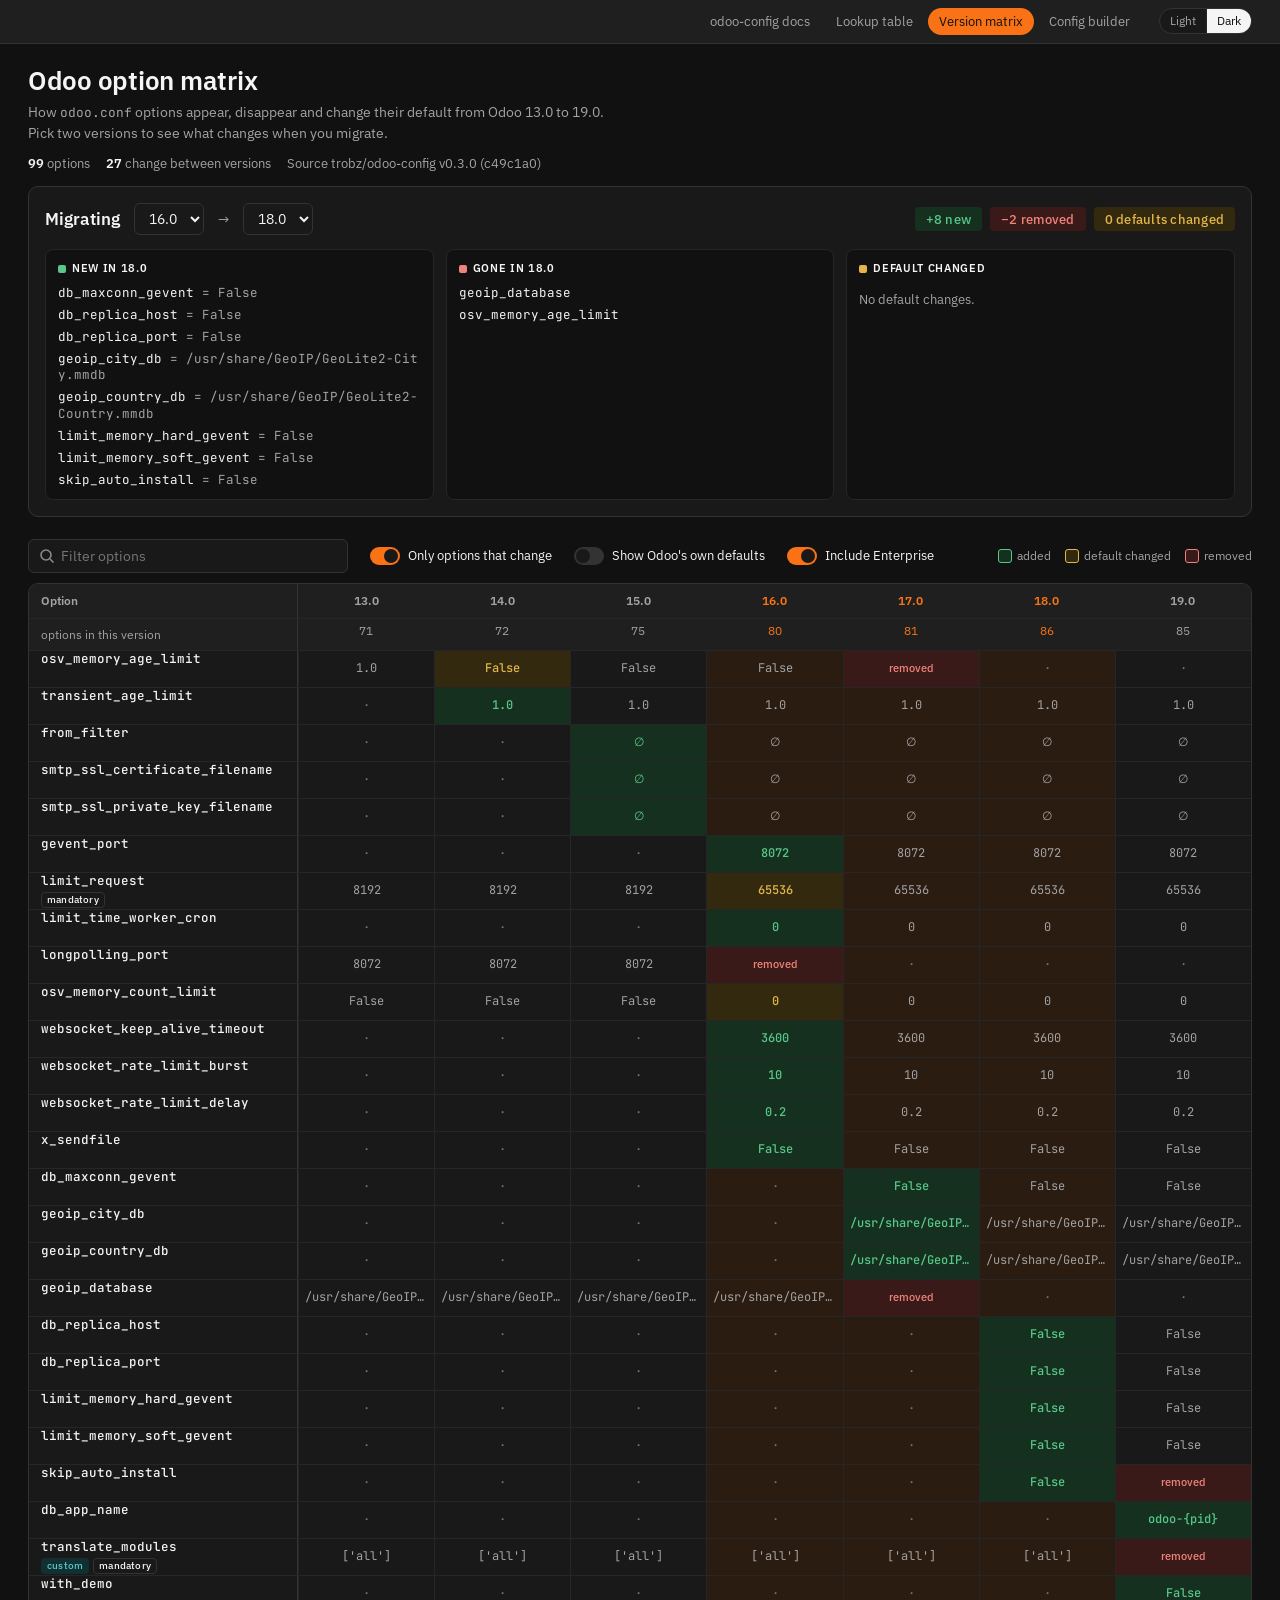
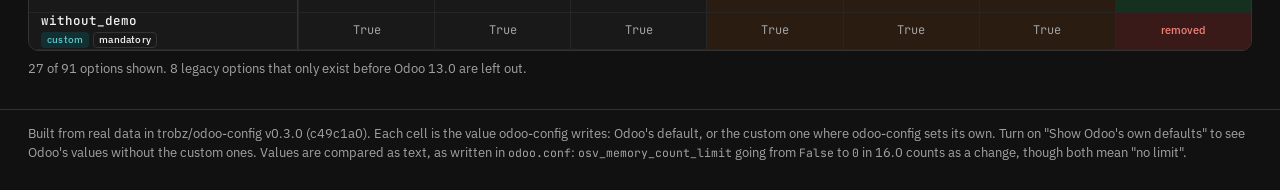
<file: site-docs/docs/artifacts/odoo-option-matrix/index.html>
<!doctype html>
<html lang="en">
<head>
<meta charset="utf-8">
<meta name="viewport" content="width=device-width, initial-scale=1">
<title>Odoo Option Matrix</title>
<link rel="preconnect" href="https://fonts.googleapis.com">
<link rel="preconnect" href="https://fonts.gstatic.com" crossorigin>
<link rel="stylesheet" href="https://fonts.googleapis.com/css2?family=IBM+Plex+Sans:wght@300;400;500;600;700&family=JetBrains+Mono:wght@400;500;600;700&display=swap">
<style>
:root{
  color-scheme:dark;
  --bg:#111111; --surface:#191919; --panel:#1f1f1f; --line:#333333; --line-soft:#262626;
  --ink:#f5f5f5; --muted:#a3a3a3; --faint:#737373;
  --accent:#f97316; --accent-ink:#111111; --accent-soft:#3a1f0d;
  --add:#57c88a; --add-bg:#16301f;
  --del:#f0837a; --del-bg:#3a1a18;
  --chg:#e4b64a; --chg-bg:#33290f;
  --trobz:#5cc6cc; --trobz-bg:#123032;
  --ent:#a9a0f0; --ent-bg:#25224a;
  --code-bg:#161616; --code-key:#fdba74; --code-val:#8cc4ee; --code-com:#8a8a8a; --code-sec:#5cc6cc;
  --shadow:0 1px 2px rgba(0,0,0,.3),0 4px 16px rgba(0,0,0,.25);
  --sans:"IBM Plex Sans",system-ui,-apple-system,"Segoe UI",sans-serif;
  --mono:"JetBrains Mono",ui-monospace,"SFMono-Regular",Menlo,Consolas,monospace;
}
:root[data-theme="light"]{
  color-scheme:light;
  --bg:#fafafa; --surface:#ffffff; --panel:#f4f4f5; --line:#e4e4e7; --line-soft:#efeff1;
  --ink:#18181b; --muted:#5f5f68; --faint:#a1a1aa;
  --accent:#c2410c; --accent-ink:#ffffff; --accent-soft:#ffedd5;
  --add:#1f7a4d; --add-bg:#e3f4ea;
  --del:#b42318; --del-bg:#fdecea;
  --chg:#8a5d00; --chg-bg:#fff2cc;
  --trobz:#0f6e74; --trobz-bg:#dff1f1;
  --ent:#4f46a5; --ent-bg:#ecebfa;
  --code-bg:#f7f7f8; --code-key:#c2410c; --code-val:#1f5f8a; --code-com:#80808a; --code-sec:#0f6e74;
  --shadow:0 1px 2px rgba(24,24,27,.06),0 4px 16px rgba(24,24,27,.06);
}

*{box-sizing:border-box}
body{background:var(--bg);color:var(--ink);font:14px/1.5 var(--sans);margin:0}
a{color:var(--accent)}
button,input,select{font:inherit;color:inherit}
:focus-visible{outline:2px solid var(--accent);outline-offset:2px}
@media (prefers-reduced-motion: reduce){*{transition:none!important;animation:none!important}}
code,.mono{font-family:var(--mono);font-size:.92em}

.wrap{max-width:1320px;margin:0 auto;padding-inline:16px}
@media (min-width:720px){.wrap{padding-inline:28px}}

/* Top strip: links between the three pages and the theme switch. */
.strip{background:var(--panel);border-bottom:1px solid var(--line);font-size:12.5px}
.strip .wrap{display:flex;flex-wrap:wrap;align-items:center;gap:6px 18px;padding-block:8px}
.strip nav{display:flex;flex-wrap:wrap;gap:4px;margin-left:auto}
.strip nav a{padding:3px 10px;border-radius:999px;color:var(--muted);text-decoration:none;border:1px solid transparent}
.strip nav a:hover{color:var(--ink);border-color:var(--line)}
.strip nav a[aria-current="page"]{background:var(--accent);color:var(--accent-ink)}
.theme{display:inline-flex;border:1px solid var(--line);border-radius:999px;overflow:hidden;background:var(--surface)}
.theme button{border:0;background:none;padding:3px 10px;font-size:12px;color:var(--muted);cursor:pointer}
.theme button + button{border-left:1px solid var(--line-soft)}
.theme button:hover{color:var(--ink)}
.theme button[aria-pressed="true"]{background:var(--ink);color:var(--bg)}

header.page{padding-block:22px 14px}
header.page h1{font:600 26px/1.15 var(--sans);letter-spacing:-.01em;margin:0 0 6px;text-wrap:balance}
header.page p{margin:0;color:var(--muted);max-width:72ch}
.meta{display:flex;flex-wrap:wrap;gap:4px 16px;margin-top:10px;font-size:12.5px;color:var(--muted)}
.meta b{color:var(--ink);font-weight:600;font-variant-numeric:tabular-nums}

footer.page{border-top:1px solid var(--line);margin-top:32px;padding-block:14px 28px;font-size:12.5px;color:var(--muted)}

/* Badges */
.badges{display:inline-flex;flex-wrap:wrap;gap:4px}
.b{display:inline-flex;align-items:center;height:19px;padding:0 7px;border-radius:4px;font:500 11px/1 var(--sans);letter-spacing:.02em;white-space:nowrap;border:1px solid transparent}
.b-trobz{background:var(--trobz-bg);color:var(--trobz)}
.b-mand{border-color:var(--line);color:var(--ink)}
.b-ent{background:var(--ent-bg);color:var(--ent)}
.b-legacy{background:var(--panel);color:var(--muted)}
.b-sec{background:var(--accent-soft);color:var(--accent);font-family:var(--mono);font-size:10.5px}
.b-add{background:var(--add-bg);color:var(--add)}
.b-del{background:var(--del-bg);color:var(--del)}
.b-chg{background:var(--chg-bg);color:var(--chg)}

/* Controls */
.field{display:flex;flex-direction:column;gap:5px}
.field > label,.label{font-size:11px;font-weight:600;letter-spacing:.06em;text-transform:uppercase;color:var(--muted)}
.input{height:34px;padding:0 10px;border:1px solid var(--line);border-radius:6px;background:var(--surface);min-width:0}
.input:focus{border-color:var(--accent);outline:none;box-shadow:0 0 0 3px var(--accent-soft)}
.search{width:100%;padding-left:32px;background:var(--surface) url("data:image/svg+xml,%3Csvg xmlns='http://www.w3.org/2000/svg' width='16' height='16' fill='none' stroke='%238a8a8a' stroke-width='1.6'%3E%3Ccircle cx='7' cy='7' r='5'/%3E%3Cpath d='m11 11 3.5 3.5'/%3E%3C/svg%3E") no-repeat 10px 50%}
.chips{display:flex;flex-wrap:wrap;gap:6px}
.chip{height:28px;padding:0 11px;border-radius:999px;border:1px solid var(--line);background:var(--surface);cursor:pointer;font-size:12.5px;display:inline-flex;align-items:center;gap:6px}
.chip:hover{border-color:var(--faint)}
.chip[aria-pressed="true"]{background:var(--ink);border-color:var(--ink);color:var(--bg)}
.chip .n{font-variant-numeric:tabular-nums;color:var(--faint);font-size:11.5px}
.chip[aria-pressed="true"] .n{color:inherit;opacity:.7}
.seg{display:inline-flex;flex-wrap:wrap;border:1px solid var(--line);border-radius:7px;overflow:hidden;background:var(--surface)}
.seg button{border:0;background:none;padding:6px 11px;cursor:pointer;font-size:13px;font-variant-numeric:tabular-nums;border-right:1px solid var(--line-soft)}
.seg button:last-child{border-right:0}
.seg button:hover{background:var(--panel)}
.seg button[aria-pressed="true"]{background:var(--accent);color:var(--accent-ink)}
.btn{height:32px;padding:0 12px;border-radius:6px;border:1px solid var(--line);background:var(--surface);cursor:pointer;font-size:13px;display:inline-flex;align-items:center;gap:6px}
.btn:hover{border-color:var(--faint)}
.btn.primary{background:var(--accent);border-color:var(--accent);color:var(--accent-ink)}
.switch{display:inline-flex;align-items:center;gap:8px;cursor:pointer;font-size:13px;user-select:none}
.switch input{appearance:none;width:30px;height:18px;border-radius:999px;background:var(--line);position:relative;cursor:pointer;margin:0;flex:none;transition:background .15s}
.switch input::after{content:"";position:absolute;top:2px;left:2px;width:14px;height:14px;border-radius:50%;background:var(--surface);transition:transform .15s}
.switch input:checked{background:var(--accent)}
.switch input:checked::after{transform:translateX(12px)}

/* ini code block */
.ini{font:12.5px/1.6 var(--mono);background:var(--code-bg);border:1px solid var(--line);border-radius:8px;padding:12px 14px;margin:0;overflow-x:auto;white-space:pre;color:var(--ink)}
:is(.ini,.hl) .s{color:var(--code-sec);font-weight:600}
:is(.ini,.hl) .c{color:var(--code-com);font-style:italic}
:is(.ini,.hl) .k{color:var(--code-key)}
:is(.ini,.hl) .v{color:var(--code-val)}

.muted{color:var(--muted)}
.empty{padding:28px;text-align:center;color:var(--muted)}
.note{font-size:12px;color:var(--muted)}
.sr{position:absolute;width:1px;height:1px;overflow:hidden;clip:rect(0 0 0 0)}

.mig{border:1px solid var(--line);border-radius:10px;background:var(--surface);padding:16px;display:grid;gap:14px}
.mig-head{display:flex;flex-wrap:wrap;align-items:center;gap:10px 14px}
.mig-head h2{font:600 17px/1.2 var(--sans);margin:0}
.mig-head select{height:32px}
.arrow{color:var(--muted)}
.sum{display:flex;flex-wrap:wrap;gap:8px;margin-left:auto}
.sum .b{height:24px;font-size:12.5px;padding:0 10px}
.cols{display:grid;gap:12px}
@media (min-width:860px){.cols{grid-template-columns:repeat(3,minmax(0,1fr))}}
.col{border:1px solid var(--line-soft);border-radius:8px;padding:10px 12px;background:var(--bg);min-width:0}
.col h3{font-size:11px;font-weight:600;letter-spacing:.06em;text-transform:uppercase;margin:0 0 8px;display:flex;gap:6px;align-items:center}
.col h3 i{width:8px;height:8px;border-radius:2px;display:inline-block}
.col ul{list-style:none;margin:0;padding:0;display:grid;gap:5px;font:12.5px/1.35 var(--mono)}
.col li{word-break:break-all}
.col li span{color:var(--muted)}
.col .none{font-family:var(--sans);color:var(--muted);font-size:13px}

.mx-bar{display:flex;flex-wrap:wrap;gap:10px 22px;align-items:center;margin:22px 0 10px}
.mx-bar .search{max-width:320px}
.legend{display:flex;flex-wrap:wrap;gap:6px 14px;font-size:12px;color:var(--muted);margin-left:auto}
.legend span{display:inline-flex;align-items:center;gap:5px}.legend span[hidden]{display:none}
.legend i{width:14px;height:14px;border-radius:3px;display:inline-block;border:1px solid var(--line)}
.mx-wrap{overflow-x:auto;border:1px solid var(--line);border-radius:10px;background:var(--surface)}
table.mx{border-collapse:separate;border-spacing:0;width:100%;min-width:900px;font-variant-numeric:tabular-nums}
.mx th,.mx td{border-bottom:1px solid var(--line-soft);padding:0;height:32px}
.mx thead th{background:var(--panel);font-size:12px;font-weight:600;color:var(--muted);text-align:center;padding:8px 6px;position:sticky;top:0;z-index:1}
.mx thead tr.tot th{font-weight:400;font-size:11.5px;padding-top:0}
.mx th.k,.mx td.k{position:sticky;left:0;background:var(--surface);text-align:left;padding:0 12px;z-index:2;border-right:1px solid var(--line);min-width:230px;max-width:260px}
.mx thead th.k{background:var(--panel);z-index:3}
.mx td.k .key{font:500 12.5px/1.2 var(--mono);word-break:break-all}
.mx td.k .badges{margin-top:2px}
.mx td.k .b{height:16px;font-size:10px;padding:0 5px}
.mx td.c{text-align:center;font:12px/1.2 var(--mono);padding:0 6px;max-width:130px;overflow:hidden;text-overflow:ellipsis;white-space:nowrap;border-left:1px solid var(--line-soft)}
.mx td.c.na{color:var(--faint)}
.mx td.c.notcore{font-family:var(--sans);font-style:italic;text-align:left;padding-left:14px}
.mx td.c.same{color:var(--muted)}
.mx td.c.add{background:var(--add-bg);color:var(--add);font-weight:500}
.mx td.c.del{background:var(--del-bg);color:var(--del);font-family:var(--sans);font-size:11px;font-weight:500}
.mx td.c.chg{background:var(--chg-bg);color:var(--chg);font-weight:500}
.mx td.c.ovr{box-shadow:inset 0 -3px 0 var(--trobz)}
.mx td.c.na.inrange,.mx td.c.same.inrange{background:color-mix(in srgb,var(--accent-soft) 55%,var(--surface))}
.mx thead th.inrange{color:var(--accent)}
.mx tr:hover td.k,.mx tr:hover td.c{filter:brightness(.97)}
.mx-foot{font-size:12.5px;color:var(--muted);margin-top:8px}
</style>
</head>
<body>
<div class="strip"><div class="wrap"><nav aria-label="Pages"><a href="../../">odoo-config docs</a><a href="../odoo-option-lookup/">Lookup table</a><a href="../odoo-option-matrix/" aria-current="page">Version matrix</a><a href="../odoo-conf-builder/">Config builder</a></nav><div class="theme" role="group" aria-label="Theme"><button type="button" data-t="light">Light</button><button type="button" data-t="dark">Dark</button></div></div></div>
<script>(() => {
  // Share the light/dark choice with the zensical docs pages: same localStorage
  // key and value shape as their palette toggle (theme.palette in zensical.toml).
  const root = document.documentElement, KEY = new URL("../../", location).pathname + ".__palette";
  const SCHEME = { light: [0, "default"], dark: [1, "slate"] };
  const apply = (mode) => {
    root.dataset.theme = mode;
    document.querySelectorAll(".theme button").forEach((b) => b.setAttribute("aria-pressed", b.dataset.t === mode));
  };
  let saved = null;
  try { saved = JSON.parse(localStorage.getItem(KEY)); } catch (e) {}
  apply(saved?.color?.scheme === "default" ? "light" : "dark");
  document.querySelector(".theme").addEventListener("click", (e) => {
    const b = e.target.closest("button"); if (!b) return;
    const [index, scheme] = SCHEME[b.dataset.t];
    try { localStorage.setItem(KEY, JSON.stringify({ index, color: { media: "none", scheme, primary: "indigo", accent: "indigo" } })); } catch (e) {}
    apply(b.dataset.t);
  });
})();</script>

<header class="page wrap">
  <h1>Odoo option matrix</h1>
  <p>How <code>odoo.conf</code> options appear, disappear and change their default from Odoo <span data-vrange>13.0 to 19.0</span>. Pick two versions to see what changes when you migrate.</p>
  <div class="meta"><span><b data-count>0</b> options</span><span><b id="n-var">0</b> change between versions</span><span>Source <span data-src></span></span></div>
</header>

<main class="wrap">
  <section class="mig" aria-labelledby="mig-t">
    <div class="mig-head">
      <h2 id="mig-t">Migrating</h2>
      <label class="sr" for="from">From version</label><select id="from" class="input"></select>
      <span class="arrow" aria-hidden="true">→</span>
      <label class="sr" for="to">To version</label><select id="to" class="input"></select>
      <div class="sum" id="sum"></div>
    </div>
    <div class="cols" id="cols"></div>
  </section>

  <div class="mx-bar">
    <label class="sr" for="q">Search options</label>
    <input id="q" class="input search" type="search" placeholder="Filter options" autocomplete="off">
    <label class="switch"><input type="checkbox" id="only" checked> Only options that change</label>
    <label class="switch"><input type="checkbox" id="stock"> Show Odoo's own defaults</label>
    <label class="switch"><input type="checkbox" id="ent" checked> Include Enterprise</label>
    <div class="legend" role="group" aria-label="Legend">
      <span><i style="background:var(--add-bg);border-color:var(--add)"></i>added</span>
      <span><i style="background:var(--chg-bg);border-color:var(--chg)"></i>default changed</span>
      <span><i style="background:var(--del-bg);border-color:var(--del)"></i>removed</span>
      <span id="lg-ovr" hidden><i style="box-shadow:inset 0 -3px 0 var(--trobz)"></i>custom default differs</span>
    </div>
  </div>
  <div class="mx-wrap"><table class="mx"><thead id="mx-h"></thead><tbody id="mx-b"></tbody></table></div>
  <p class="mx-foot" id="mx-foot"></p>
</main>

<footer class="page wrap">
  Built from real data in <span data-src></span>. Each cell is the value odoo-config writes: Odoo's default, or the custom one where odoo-config sets its own. Turn on "Show Odoo's own defaults" to see Odoo's values without the custom ones. Values are compared as text, as written in <code>odoo.conf</code>: <code>osv_memory_count_limit</code> going from <code>False</code> to <code>0</code> in 16.0 counts as a change, though both mean "no limit".
</footer>

<script type="application/json" id="schema-data">{"source":{"repo":"trobz/odoo-config","commit":"c49c1a0","describe":"v0.3.0"},"versions":["13.0","14.0","15.0","16.0","17.0","18.0","19.0"],"presets":{"integration":{"max_cron_threads":"0","is_production_instance":"False"},"staging":{"max_cron_threads":"0","is_production_instance":"False"},"production":{"max_cron_threads":"2","is_production_instance":"True","list_db":"False","ribbon.name":""}},"options":[{"key":"admin_passwd","default":"admin","comment":"Master password for database operations. Keep this file secure.","mandatory":true,"type":"str","in_core":true,"in_overlay":true,"trobz":false,"core_default":"admin","versions":{"13.0":"admin","14.0":"admin","15.0":"admin","16.0":"admin","17.0":"admin","18.0":"admin","19.0":"admin"},"core_versions":{"13.0":"admin","14.0":"admin","15.0":"admin","16.0":"admin","17.0":"admin","18.0":"admin","19.0":"admin"}},{"key":"without_demo","default":"True","help":"disable loading demo data for modules to be installed (comma-separated, use \"all\" for all modules). Requires -d and -i. Default is %default","mandatory":true,"max_version":"18.0","type":"str","in_core":true,"in_overlay":true,"trobz":true,"core_default":"False","versions":{"13.0":"True","14.0":"True","15.0":"True","16.0":"True","17.0":"True","18.0":"True","19.0":null},"core_versions":{"13.0":"False","14.0":"False","15.0":"False","16.0":"False","17.0":"False","18.0":"False","19.0":null}},{"key":"db_user","default":"","help":"specify the database user name","mandatory":true,"type":"str","in_core":true,"in_overlay":true,"trobz":false,"core_default":"","versions":{"13.0":"","14.0":"","15.0":"","16.0":"","17.0":"","18.0":"","19.0":""},"core_versions":{"13.0":"","14.0":"","15.0":"","16.0":"","17.0":"","18.0":"","19.0":""}},{"key":"db_password","default":"","help":"specify the database password","mandatory":true,"type":"str","in_core":true,"in_overlay":true,"trobz":false,"core_default":"","versions":{"13.0":"","14.0":"","15.0":"","16.0":"","17.0":"","18.0":"","19.0":""},"core_versions":{"13.0":"","14.0":"","15.0":"","16.0":"","17.0":"","18.0":"","19.0":""}},{"key":"db_name","default":"False","help":"database(s) used when installing or updating modules.","comment":"Uncomment after the database is created to enable module auto-check.","commented":true,"type":"str","in_core":true,"in_overlay":true,"trobz":true,"core_default":"","versions":{"13.0":"False","14.0":"False","15.0":"False","16.0":"False","17.0":"False","18.0":"False","19.0":"False"},"core_versions":{"13.0":"","14.0":"","15.0":"","16.0":"","17.0":"","18.0":"","19.0":""}},{"key":"db_host","default":"localhost","help":"specify the database host","mandatory":true,"type":"str","in_core":true,"in_overlay":true,"trobz":true,"core_default":"","versions":{"13.0":"localhost","14.0":"localhost","15.0":"localhost","16.0":"localhost","17.0":"localhost","18.0":"localhost","19.0":"localhost"},"core_versions":{"13.0":"","14.0":"","15.0":"","16.0":"","17.0":"","18.0":"","19.0":""}},{"key":"db_port","default":"5432","help":"specify the database port","mandatory":true,"type":"int","in_core":true,"in_overlay":true,"trobz":true,"core_default":"False","versions":{"13.0":"5432","14.0":"5432","15.0":"5432","16.0":"5432","17.0":"5432","18.0":"5432","19.0":"5432"},"core_versions":{"13.0":"False","14.0":"False","15.0":"False","16.0":"False","17.0":"False","18.0":"False","19.0":"False"}},{"key":"db_maxconn","default":"64","help":"specify the maximum number of physical connections to PostgreSQL","mandatory":true,"type":"int","in_core":true,"in_overlay":true,"trobz":false,"core_default":"64","versions":{"13.0":"64","14.0":"64","15.0":"64","16.0":"64","17.0":"64","18.0":"64","19.0":"64"},"core_versions":{"13.0":"64","14.0":"64","15.0":"64","16.0":"64","17.0":"64","18.0":"64","19.0":"64"}},{"key":"db_template","default":"template1","help":"specify a custom database template to create a new database","mandatory":true,"type":"str","in_core":true,"in_overlay":true,"trobz":true,"core_default":"template0","versions":{"13.0":"template1","14.0":"template1","15.0":"template1","16.0":"template1","17.0":"template1","18.0":"template1","19.0":"template1"},"core_versions":{"13.0":"template0","14.0":"template0","15.0":"template0","16.0":"template0","17.0":"template0","18.0":"template0","19.0":"template0"}},{"key":"addons_path","default":"","help":"specify additional addons paths (separated by commas).","comment":"Comma-separated list of addons directories.","type":"str","in_core":true,"in_overlay":true,"trobz":false,"core_default":"","versions":{"13.0":"","14.0":"","15.0":"","16.0":"","17.0":"","18.0":"","19.0":""},"core_versions":{"13.0":"","14.0":"","15.0":"","16.0":"","17.0":"","18.0":"","19.0":""}},{"key":"data_dir","help":"Directory where to store Odoo data","mandatory":true,"type":"str","in_core":true,"in_overlay":true,"trobz":false,"core_default":"","versions":{"13.0":"","14.0":"","15.0":"","16.0":"","17.0":"","18.0":"","19.0":""},"core_versions":{"13.0":"","14.0":"","15.0":"","16.0":"","17.0":"","18.0":"","19.0":""}},{"key":"interface","default":"","mandatory":true,"max_version":"10.0","type":"str","in_core":false,"in_overlay":true,"trobz":true,"core_default":null,"versions":{"13.0":null,"14.0":null,"15.0":null,"16.0":null,"17.0":null,"18.0":null,"19.0":null}},{"key":"netrpc","default":"False","mandatory":true,"max_version":"9.0","type":"str","in_core":false,"in_overlay":true,"trobz":true,"core_default":null,"versions":{"13.0":null,"14.0":null,"15.0":null,"16.0":null,"17.0":null,"18.0":null,"19.0":null}},{"key":"xmlrpcs","default":"False","mandatory":true,"max_version":"10.0","type":"str","in_core":false,"in_overlay":true,"trobz":true,"core_default":null,"versions":{"13.0":null,"14.0":null,"15.0":null,"16.0":null,"17.0":null,"18.0":null,"19.0":null}},{"key":"xmlrpc","default":"True","mandatory":true,"max_version":"10.0","type":"str","in_core":false,"in_overlay":true,"trobz":true,"core_default":null,"versions":{"13.0":null,"14.0":null,"15.0":null,"16.0":null,"17.0":null,"18.0":null,"19.0":null}},{"key":"xmlrpc_interface","default":"","mandatory":true,"max_version":"10.0","type":"str","in_core":false,"in_overlay":true,"trobz":true,"core_default":null,"versions":{"13.0":null,"14.0":null,"15.0":null,"16.0":null,"17.0":null,"18.0":null,"19.0":null}},{"key":"xmlrpc_port","default":"8069","mandatory":true,"max_version":"10.0","type":"int","in_core":false,"in_overlay":true,"trobz":true,"core_default":null,"versions":{"13.0":null,"14.0":null,"15.0":null,"16.0":null,"17.0":null,"18.0":null,"19.0":null}},{"key":"soap","default":"False","mandatory":true,"max_version":"9.0","type":"str","in_core":false,"in_overlay":true,"trobz":true,"core_default":null,"versions":{"13.0":null,"14.0":null,"15.0":null,"16.0":null,"17.0":null,"18.0":null,"19.0":null}},{"key":"http_interface","default":"","help":"Listen interface address for HTTP services.","type":"str","in_core":true,"in_overlay":true,"trobz":true,"core_default":"0.0.0.0","versions":{"13.0":"","14.0":"","15.0":"","16.0":"","17.0":"","18.0":"","19.0":""},"core_versions":{"13.0":"","14.0":"","15.0":"","16.0":"","17.0":"","18.0":"","19.0":"0.0.0.0"}},{"key":"http_port","default":"8069","help":"Listen port for the main HTTP service","mandatory":true,"type":"int","in_core":true,"in_overlay":true,"trobz":false,"core_default":"8069","versions":{"13.0":"8069","14.0":"8069","15.0":"8069","16.0":"8069","17.0":"8069","18.0":"8069","19.0":"8069"},"core_versions":{"13.0":"8069","14.0":"8069","15.0":"8069","16.0":"8069","17.0":"8069","18.0":"8069","19.0":"8069"}},{"key":"longpolling_port","default":"8072","help":"Listen port for the longpolling HTTP service","max_version":"15.0","type":"int","in_core":true,"in_overlay":true,"trobz":false,"core_default":"8072","versions":{"13.0":"8072","14.0":"8072","15.0":"8072","16.0":null,"17.0":null,"18.0":null,"19.0":null},"core_versions":{"13.0":"8072","14.0":"8072","15.0":"8072","16.0":null,"17.0":null,"18.0":null,"19.0":null}},{"key":"gevent_port","default":"8072","help":"Listen port for the gevent worker","min_version":"16.0","type":"int","in_core":true,"in_overlay":true,"trobz":false,"core_default":"8072","versions":{"13.0":null,"14.0":null,"15.0":null,"16.0":"8072","17.0":"8072","18.0":"8072","19.0":"8072"},"core_versions":{"13.0":null,"14.0":null,"15.0":null,"16.0":"8072","17.0":"8072","18.0":"8072","19.0":"8072"}},{"key":"proxy_mode","default":"True","help":"Activate reverse proxy WSGI wrappers (headers rewriting) Only enable this when running behind a trusted web proxy!","mandatory":true,"type":"str","in_core":true,"in_overlay":true,"trobz":true,"core_default":"False","versions":{"13.0":"True","14.0":"True","15.0":"True","16.0":"True","17.0":"True","18.0":"True","19.0":"True"},"core_versions":{"13.0":"False","14.0":"False","15.0":"False","16.0":"False","17.0":"False","18.0":"False","19.0":"False"}},{"key":"list_db","default":"True","help":"Disable the ability to obtain or view the list of databases. Also disable access to the database manager and selector, so be sure to set a proper --database parameter first","mandatory":true,"type":"str","in_core":true,"in_overlay":true,"trobz":false,"core_default":"True","versions":{"13.0":"True","14.0":"True","15.0":"True","16.0":"True","17.0":"True","18.0":"True","19.0":"True"},"core_versions":{"13.0":"True","14.0":"True","15.0":"True","16.0":"True","17.0":"True","18.0":"True","19.0":"True"}},{"key":"reportgz","default":"False","mandatory":true,"type":"str","in_core":true,"in_overlay":true,"trobz":false,"core_default":"False","versions":{"13.0":"False","14.0":"False","15.0":"False","16.0":"False","17.0":"False","18.0":"False","19.0":"False"},"core_versions":{"13.0":"False","14.0":"False","15.0":"False","16.0":"False","17.0":"False","18.0":"False","19.0":"False"}},{"key":"translate_modules","default":"['all']","help":"specify modules to export. Use in combination with --i18n-export","mandatory":true,"max_version":"18.0","type":"str","in_core":true,"in_overlay":true,"trobz":true,"core_default":"","versions":{"13.0":"['all']","14.0":"['all']","15.0":"['all']","16.0":"['all']","17.0":"['all']","18.0":"['all']","19.0":null},"core_versions":{"13.0":"","14.0":"","15.0":"","16.0":"","17.0":"","18.0":"","19.0":null}},{"key":"unaccent","default":"True","help":"Try to enable the unaccent extension when creating new databases.","mandatory":true,"type":"str","in_core":true,"in_overlay":true,"trobz":true,"core_default":"False","versions":{"13.0":"True","14.0":"True","15.0":"True","16.0":"True","17.0":"True","18.0":"True","19.0":"True"},"core_versions":{"13.0":"False","14.0":"False","15.0":"False","16.0":"False","17.0":"False","18.0":"False","19.0":"False"}},{"key":"logfile","default":"log/server.log","help":"file where the server log will be stored","mandatory":true,"type":"str","in_core":true,"in_overlay":true,"trobz":true,"core_default":"","versions":{"13.0":"log/server.log","14.0":"log/server.log","15.0":"log/server.log","16.0":"log/server.log","17.0":"log/server.log","18.0":"log/server.log","19.0":"log/server.log"},"core_versions":{"13.0":"","14.0":"","15.0":"","16.0":"","17.0":"","18.0":"","19.0":""}},{"key":"syslog","default":"False","help":"Send the log to the syslog server","mandatory":true,"type":"str","in_core":true,"in_overlay":true,"trobz":false,"core_default":"False","versions":{"13.0":"False","14.0":"False","15.0":"False","16.0":"False","17.0":"False","18.0":"False","19.0":"False"},"core_versions":{"13.0":"False","14.0":"False","15.0":"False","16.0":"False","17.0":"False","18.0":"False","19.0":"False"}},{"key":"logrotate","default":"False","mandatory":true,"max_version":"11.0","type":"str","in_core":false,"in_overlay":true,"trobz":true,"core_default":null,"versions":{"13.0":null,"14.0":null,"15.0":null,"16.0":null,"17.0":null,"18.0":null,"19.0":null}},{"key":"log_level","default":"debug_rpc","mandatory":true,"type":"str","in_core":true,"in_overlay":true,"trobz":true,"core_default":"info","versions":{"13.0":"debug_rpc","14.0":"debug_rpc","15.0":"debug_rpc","16.0":"debug_rpc","17.0":"debug_rpc","18.0":"debug_rpc","19.0":"debug_rpc"},"core_versions":{"13.0":"info","14.0":"info","15.0":"info","16.0":"info","17.0":"info","18.0":"info","19.0":"info"}},{"key":"is_production_instance","default":"False","comment":"False routes all outbound email to the catch-all test address.","mandatory":true,"type":"str","in_core":false,"in_overlay":true,"trobz":true,"core_default":null,"versions":{"13.0":"False","14.0":"False","15.0":"False","16.0":"False","17.0":"False","18.0":"False","19.0":"False"}},{"key":"running_env","default":"test","comment":"Some modules abort loading if server_environment running_env is unset.","mandatory":true,"type":"str","in_core":false,"in_overlay":true,"trobz":true,"core_default":null,"versions":{"13.0":"test","14.0":"test","15.0":"test","16.0":"test","17.0":"test","18.0":"test","19.0":"test"}},{"key":"workers","default":"4","help":"Specify the number of workers, 0 disable prefork mode.","mandatory":true,"type":"int","in_core":true,"in_overlay":true,"trobz":true,"core_default":"0","versions":{"13.0":"4","14.0":"4","15.0":"4","16.0":"4","17.0":"4","18.0":"4","19.0":"4"},"core_versions":{"13.0":"0","14.0":"0","15.0":"0","16.0":"0","17.0":"0","18.0":"0","19.0":"0"}},{"key":"server_wide_modules","default":"base,web","help":"Comma-separated list of server-wide modules.","mandatory":true,"type":"str","in_core":true,"in_overlay":true,"trobz":false,"core_default":"base,web","versions":{"13.0":"base,web","14.0":"base,web","15.0":"base,web","16.0":"base,web","17.0":"base,web","18.0":"base,web","19.0":"base,web"},"core_versions":{"13.0":"base,web","14.0":"base,web","15.0":"base,web","16.0":"base,web","17.0":"base,web","18.0":"base,web","19.0":"base,web"}},{"key":"max_cron_threads","default":"1","help":"Maximum number of threads processing concurrently cron jobs (default 2).","comment":"0 disables scheduled actions (non-production); 2 on production.","mandatory":true,"type":"int","in_core":true,"in_overlay":true,"trobz":true,"core_default":"2","versions":{"13.0":"1","14.0":"1","15.0":"1","16.0":"1","17.0":"1","18.0":"1","19.0":"1"},"core_versions":{"13.0":"2","14.0":"2","15.0":"2","16.0":"2","17.0":"2","18.0":"2","19.0":"2"}},{"key":"limit_memory_hard","default":"2147483648","help":"Maximum allowed virtual memory per worker (in bytes), when reached, any memory allocation will fail (default 2560MiB).","mandatory":true,"type":"int","in_core":true,"in_overlay":true,"trobz":true,"core_default":"2684354560","versions":{"13.0":"2147483648","14.0":"2147483648","15.0":"2147483648","16.0":"2147483648","17.0":"2147483648","18.0":"2147483648","19.0":"2147483648"},"core_versions":{"13.0":"2684354560","14.0":"2684354560","15.0":"2684354560","16.0":"2684354560","17.0":"2684354560","18.0":"2684354560","19.0":"2684354560"}},{"key":"limit_memory_soft","default":"1342177280","help":"Maximum allowed virtual memory per worker (in bytes), when reached the worker be reset after the current request (default 2048MiB).","mandatory":true,"type":"int","in_core":true,"in_overlay":true,"trobz":true,"core_default":"2147483648","versions":{"13.0":"1342177280","14.0":"1342177280","15.0":"1342177280","16.0":"1342177280","17.0":"1342177280","18.0":"1342177280","19.0":"1342177280"},"core_versions":{"13.0":"2147483648","14.0":"2147483648","15.0":"2147483648","16.0":"2147483648","17.0":"2147483648","18.0":"2147483648","19.0":"2147483648"}},{"key":"limit_request","default":"65536","help":"Maximum number of request to be processed per worker (default 65536).","mandatory":true,"by_version":{"13.0":"8192","14.0":"8192","15.0":"8192","16.0":"65536","17.0":"65536","18.0":"65536","19.0":"65536"},"type":"int","in_core":true,"in_overlay":true,"trobz":false,"core_default":"65536","versions":{"13.0":"8192","14.0":"8192","15.0":"8192","16.0":"65536","17.0":"65536","18.0":"65536","19.0":"65536"},"core_versions":{"13.0":"8192","14.0":"8192","15.0":"8192","16.0":"65536","17.0":"65536","18.0":"65536","19.0":"65536"}},{"key":"limit_time_cpu","default":"3600","help":"Maximum allowed CPU time per request (default 60).","mandatory":true,"type":"int","in_core":true,"in_overlay":true,"trobz":true,"core_default":"60","versions":{"13.0":"3600","14.0":"3600","15.0":"3600","16.0":"3600","17.0":"3600","18.0":"3600","19.0":"3600"},"core_versions":{"13.0":"60","14.0":"60","15.0":"60","16.0":"60","17.0":"60","18.0":"60","19.0":"60"}},{"key":"limit_time_real","default":"3600","help":"Maximum allowed Real time per request (default 120).","mandatory":true,"type":"int","in_core":true,"in_overlay":true,"trobz":true,"core_default":"120","versions":{"13.0":"3600","14.0":"3600","15.0":"3600","16.0":"3600","17.0":"3600","18.0":"3600","19.0":"3600"},"core_versions":{"13.0":"120","14.0":"120","15.0":"120","16.0":"120","17.0":"120","18.0":"120","19.0":"120"}},{"key":"limit_time_real_cron","default":"7200","help":"Maximum allowed Real time per cron job. (default: --limit-time-real). Set to 0 for no limit.","mandatory":true,"type":"int","in_core":true,"in_overlay":true,"trobz":true,"core_default":"-1","versions":{"13.0":"7200","14.0":"7200","15.0":"7200","16.0":"7200","17.0":"7200","18.0":"7200","19.0":"7200"},"core_versions":{"13.0":"-1","14.0":"-1","15.0":"-1","16.0":"-1","17.0":"-1","18.0":"-1","19.0":"-1"}},{"key":"smtp_server","default":"localhost","help":"specify the SMTP server for sending email","commented":true,"type":"str","in_core":true,"in_overlay":true,"trobz":false,"core_default":"localhost","versions":{"13.0":"localhost","14.0":"localhost","15.0":"localhost","16.0":"localhost","17.0":"localhost","18.0":"localhost","19.0":"localhost"},"core_versions":{"13.0":"localhost","14.0":"localhost","15.0":"localhost","16.0":"localhost","17.0":"localhost","18.0":"localhost","19.0":"localhost"}},{"key":"smtp_port","default":"25","help":"specify the SMTP port","commented":true,"type":"int","in_core":true,"in_overlay":true,"trobz":false,"core_default":"25","versions":{"13.0":"25","14.0":"25","15.0":"25","16.0":"25","17.0":"25","18.0":"25","19.0":"25"},"core_versions":{"13.0":"25","14.0":"25","15.0":"25","16.0":"25","17.0":"25","18.0":"25","19.0":"25"}},{"key":"smtp_ssl","default":"False","help":"if passed, SMTP connections will be encrypted with SSL (STARTTLS)","commented":true,"type":"str","in_core":true,"in_overlay":true,"trobz":false,"core_default":"False","versions":{"13.0":"False","14.0":"False","15.0":"False","16.0":"False","17.0":"False","18.0":"False","19.0":"False"},"core_versions":{"13.0":"False","14.0":"False","15.0":"False","16.0":"False","17.0":"False","18.0":"False","19.0":"False"}},{"key":"smtp_user","default":"","help":"specify the SMTP username for sending email","commented":true,"type":"str","in_core":true,"in_overlay":true,"trobz":false,"core_default":"","versions":{"13.0":"","14.0":"","15.0":"","16.0":"","17.0":"","18.0":"","19.0":""},"core_versions":{"13.0":"","14.0":"","15.0":"","16.0":"","17.0":"","18.0":"","19.0":""}},{"key":"smtp_password","default":"","help":"specify the SMTP password for sending email","commented":true,"type":"str","in_core":true,"in_overlay":true,"trobz":false,"core_default":"","versions":{"13.0":"","14.0":"","15.0":"","16.0":"","17.0":"","18.0":"","19.0":""},"core_versions":{"13.0":"","14.0":"","15.0":"","16.0":"","17.0":"","18.0":"","19.0":""}},{"key":"email_from","default":"","help":"specify the SMTP email address for sending email","commented":true,"type":"str","in_core":true,"in_overlay":true,"trobz":false,"core_default":"","versions":{"13.0":"","14.0":"","15.0":"","16.0":"","17.0":"","18.0":"","19.0":""},"core_versions":{"13.0":"","14.0":"","15.0":"","16.0":"","17.0":"","18.0":"","19.0":""}},{"key":"sentry_dsn","default":"","mandatory":true,"type":"str","in_core":false,"in_overlay":true,"trobz":true,"core_default":null,"versions":{"13.0":"","14.0":"","15.0":"","16.0":"","17.0":"","18.0":"","19.0":""}},{"key":"sentry_enabled","default":"False","mandatory":true,"type":"str","in_core":false,"in_overlay":true,"trobz":true,"core_default":null,"versions":{"13.0":"False","14.0":"False","15.0":"False","16.0":"False","17.0":"False","18.0":"False","19.0":"False"}},{"key":"sentry_logging_level","default":"warn","mandatory":true,"type":"str","in_core":false,"in_overlay":true,"trobz":true,"core_default":null,"versions":{"13.0":"warn","14.0":"warn","15.0":"warn","16.0":"warn","17.0":"warn","18.0":"warn","19.0":"warn"}},{"key":"sentry_exclude_loggers","default":"werkzeug,odoo.tools.translate","mandatory":true,"type":"str","in_core":false,"in_overlay":true,"trobz":true,"core_default":null,"versions":{"13.0":"werkzeug,odoo.tools.translate","14.0":"werkzeug,odoo.tools.translate","15.0":"werkzeug,odoo.tools.translate","16.0":"werkzeug,odoo.tools.translate","17.0":"werkzeug,odoo.tools.translate","18.0":"werkzeug,odoo.tools.translate","19.0":"werkzeug,odoo.tools.translate"}},{"key":"sentry_ignore_exceptions","default":"odoo.exceptions.AccessDenied,odoo.exceptions.AccessError,odoo.exceptions.MissingError,odoo.exceptions.RedirectWarning,odoo.exceptions.UserError,odoo.exceptions.ValidationError,odoo.exceptions.Warning,odoo.exceptions.except_orm","mandatory":true,"type":"str","in_core":false,"in_overlay":true,"trobz":true,"core_default":null,"versions":{"13.0":"odoo.exceptions.AccessDenied,odoo.exceptions.AccessError,odoo.exceptions.MissingError,odoo.exceptions.RedirectWarning,odoo.exceptions.UserError,odoo.exceptions.ValidationError,odoo.exceptions.Warning,odoo.exceptions.except_orm","14.0":"odoo.exceptions.AccessDenied,odoo.exceptions.AccessError,odoo.exceptions.MissingError,odoo.exceptions.RedirectWarning,odoo.exceptions.UserError,odoo.exceptions.ValidationError,odoo.exceptions.Warning,odoo.exceptions.except_orm","15.0":"odoo.exceptions.AccessDenied,odoo.exceptions.AccessError,odoo.exceptions.MissingError,odoo.exceptions.RedirectWarning,odoo.exceptions.UserError,odoo.exceptions.ValidationError,odoo.exceptions.Warning,odoo.exceptions.except_orm","16.0":"odoo.exceptions.AccessDenied,odoo.exceptions.AccessError,odoo.exceptions.MissingError,odoo.exceptions.RedirectWarning,odoo.exceptions.UserError,odoo.exceptions.ValidationError,odoo.exceptions.Warning,odoo.exceptions.except_orm","17.0":"odoo.exceptions.AccessDenied,odoo.exceptions.AccessError,odoo.exceptions.MissingError,odoo.exceptions.RedirectWarning,odoo.exceptions.UserError,odoo.exceptions.ValidationError,odoo.exceptions.Warning,odoo.exceptions.except_orm","18.0":"odoo.exceptions.AccessDenied,odoo.exceptions.AccessError,odoo.exceptions.MissingError,odoo.exceptions.RedirectWarning,odoo.exceptions.UserError,odoo.exceptions.ValidationError,odoo.exceptions.Warning,odoo.exceptions.except_orm","19.0":"odoo.exceptions.AccessDenied,odoo.exceptions.AccessError,odoo.exceptions.MissingError,odoo.exceptions.RedirectWarning,odoo.exceptions.UserError,odoo.exceptions.ValidationError,odoo.exceptions.Warning,odoo.exceptions.except_orm"}},{"key":"sentry_processors","default":"raven.processors.SanitizePasswordsProcessor,odoo.addons.sentry.logutils.SanitizeOdooCookiesProcessor","mandatory":true,"type":"str","in_core":false,"in_overlay":true,"trobz":true,"core_default":null,"versions":{"13.0":"raven.processors.SanitizePasswordsProcessor,odoo.addons.sentry.logutils.SanitizeOdooCookiesProcessor","14.0":"raven.processors.SanitizePasswordsProcessor,odoo.addons.sentry.logutils.SanitizeOdooCookiesProcessor","15.0":"raven.processors.SanitizePasswordsProcessor,odoo.addons.sentry.logutils.SanitizeOdooCookiesProcessor","16.0":"raven.processors.SanitizePasswordsProcessor,odoo.addons.sentry.logutils.SanitizeOdooCookiesProcessor","17.0":"raven.processors.SanitizePasswordsProcessor,odoo.addons.sentry.logutils.SanitizeOdooCookiesProcessor","18.0":"raven.processors.SanitizePasswordsProcessor,odoo.addons.sentry.logutils.SanitizeOdooCookiesProcessor","19.0":"raven.processors.SanitizePasswordsProcessor,odoo.addons.sentry.logutils.SanitizeOdooCookiesProcessor"}},{"key":"sentry_transport","default":"threaded","mandatory":true,"type":"str","in_core":false,"in_overlay":true,"trobz":true,"core_default":null,"versions":{"13.0":"threaded","14.0":"threaded","15.0":"threaded","16.0":"threaded","17.0":"threaded","18.0":"threaded","19.0":"threaded"}},{"key":"sentry_include_context","default":"true","mandatory":true,"type":"str","in_core":false,"in_overlay":true,"trobz":true,"core_default":null,"versions":{"13.0":"true","14.0":"true","15.0":"true","16.0":"true","17.0":"true","18.0":"true","19.0":"true"}},{"key":"sentry_environment","default":"","mandatory":true,"type":"str","in_core":false,"in_overlay":true,"trobz":true,"core_default":null,"versions":{"13.0":"","14.0":"","15.0":"","16.0":"","17.0":"","18.0":"","19.0":""}},{"key":"sentry_auto_log_stacks","default":"false","mandatory":true,"type":"str","in_core":false,"in_overlay":true,"trobz":true,"core_default":null,"versions":{"13.0":"false","14.0":"false","15.0":"false","16.0":"false","17.0":"false","18.0":"false","19.0":"false"}},{"key":"sentry_odoo_dir","default":"","comment":"Git clone root (must hold a real .git/ dir with HEAD) used to derive the Sentry release from the commit SHA when sentry_release is unset; worktree/submodule checkouts (.git is a file) won't resolve.","mandatory":true,"type":"str","in_core":false,"in_overlay":true,"trobz":true,"core_default":null,"versions":{"13.0":"","14.0":"","15.0":"","16.0":"","17.0":"","18.0":"","19.0":""}},{"key":"report.url","default":"http://localhost:8069","section":"ir.config_parameter","mandatory":true,"type":"str","in_core":false,"in_overlay":true,"trobz":true,"core_default":null,"versions":{"13.0":"http://localhost:8069","14.0":"http://localhost:8069","15.0":"http://localhost:8069","16.0":"http://localhost:8069","17.0":"http://localhost:8069","18.0":"http://localhost:8069","19.0":"http://localhost:8069"}},{"key":"web.max_file_upload_size","default":"268435456","section":"ir.config_parameter","mandatory":true,"type":"int","in_core":false,"in_overlay":true,"trobz":true,"core_default":null,"versions":{"13.0":"268435456","14.0":"268435456","15.0":"268435456","16.0":"268435456","17.0":"268435456","18.0":"268435456","19.0":"268435456"}},{"key":"ribbon.background.color","default":"rgba(255,0,0,.6)","section":"ir.config_parameter","mandatory":true,"type":"str","in_core":false,"in_overlay":true,"trobz":true,"core_default":null,"versions":{"13.0":"rgba(255,0,0,.6)","14.0":"rgba(255,0,0,.6)","15.0":"rgba(255,0,0,.6)","16.0":"rgba(255,0,0,.6)","17.0":"rgba(255,0,0,.6)","18.0":"rgba(255,0,0,.6)","19.0":"rgba(255,0,0,.6)"}},{"key":"ribbon.name","default":"{db_name}","section":"ir.config_parameter","mandatory":true,"type":"str","in_core":false,"in_overlay":true,"trobz":true,"core_default":null,"versions":{"13.0":"{db_name}","14.0":"{db_name}","15.0":"{db_name}","16.0":"{db_name}","17.0":"{db_name}","18.0":"{db_name}","19.0":"{db_name}"}},{"key":"ribbon.color","default":"#f0f0f0","section":"ir.config_parameter","mandatory":true,"type":"str","in_core":false,"in_overlay":true,"trobz":true,"core_default":null,"versions":{"13.0":"#f0f0f0","14.0":"#f0f0f0","15.0":"#f0f0f0","16.0":"#f0f0f0","17.0":"#f0f0f0","18.0":"#f0f0f0","19.0":"#f0f0f0"}},{"key":"database.expiration_reason","default":"demo","section":"ir.config_parameter","mandatory":true,"edition":"enterprise","type":"str","in_core":false,"in_overlay":true,"trobz":true,"core_default":null,"versions":{"13.0":"demo","14.0":"demo","15.0":"demo","16.0":"demo","17.0":"demo","18.0":"demo","19.0":"demo"}},{"key":"database.expiration_date","default":"2099-12-31 12:34:56","section":"ir.config_parameter","mandatory":true,"edition":"enterprise","type":"str","in_core":false,"in_overlay":true,"trobz":true,"core_default":null,"versions":{"13.0":"2099-12-31 12:34:56","14.0":"2099-12-31 12:34:56","15.0":"2099-12-31 12:34:56","16.0":"2099-12-31 12:34:56","17.0":"2099-12-31 12:34:56","18.0":"2099-12-31 12:34:56","19.0":"2099-12-31 12:34:56"}},{"key":"channels","default":"root:0","section":"queue_job","mandatory":true,"type":"str","in_core":false,"in_overlay":true,"trobz":true,"core_default":null,"versions":{"13.0":"root:0","14.0":"root:0","15.0":"root:0","16.0":"root:0","17.0":"root:0","18.0":"root:0","19.0":"root:0"}},{"key":"csv_internal_sep","default":",","type":"str","in_core":true,"in_overlay":false,"trobz":false,"core_default":",","versions":{"13.0":",","14.0":",","15.0":",","16.0":",","17.0":",","18.0":",","19.0":","},"core_versions":{"13.0":",","14.0":",","15.0":",","16.0":",","17.0":",","18.0":",","19.0":","}},{"key":"db_app_name","default":"odoo-{pid}","help":"specify the application name in the database, {pid} is substituted by the process pid","min_version":"19.0","type":"str","in_core":true,"in_overlay":false,"trobz":false,"core_default":"odoo-{pid}","versions":{"13.0":null,"14.0":null,"15.0":null,"16.0":null,"17.0":null,"18.0":null,"19.0":"odoo-{pid}"},"core_versions":{"13.0":null,"14.0":null,"15.0":null,"16.0":null,"17.0":null,"18.0":null,"19.0":"odoo-{pid}"}},{"key":"db_maxconn_gevent","default":"False","help":"specify the maximum number of physical connections to PostgreSQL specifically for the gevent worker","min_version":"17.0","type":"bool","in_core":true,"in_overlay":false,"trobz":false,"core_default":"False","versions":{"13.0":null,"14.0":null,"15.0":null,"16.0":null,"17.0":"False","18.0":"False","19.0":"False"},"core_versions":{"13.0":null,"14.0":null,"15.0":null,"16.0":null,"17.0":"False","18.0":"False","19.0":"False"}},{"key":"db_replica_host","default":"False","help":"specify the replica host","min_version":"18.0","type":"bool","in_core":true,"in_overlay":false,"trobz":false,"core_default":"False","versions":{"13.0":null,"14.0":null,"15.0":null,"16.0":null,"17.0":null,"18.0":"False","19.0":"False"},"core_versions":{"13.0":null,"14.0":null,"15.0":null,"16.0":null,"17.0":null,"18.0":"False","19.0":"False"}},{"key":"db_replica_port","default":"False","help":"specify the replica port","min_version":"18.0","type":"bool","in_core":true,"in_overlay":false,"trobz":false,"core_default":"False","versions":{"13.0":null,"14.0":null,"15.0":null,"16.0":null,"17.0":null,"18.0":"False","19.0":"False"},"core_versions":{"13.0":null,"14.0":null,"15.0":null,"16.0":null,"17.0":null,"18.0":"False","19.0":"False"}},{"key":"db_sslmode","default":"prefer","help":"specify the database ssl connection mode (see PostgreSQL documentation)","type":"str","in_core":true,"in_overlay":false,"trobz":false,"core_default":"prefer","versions":{"13.0":"prefer","14.0":"prefer","15.0":"prefer","16.0":"prefer","17.0":"prefer","18.0":"prefer","19.0":"prefer"},"core_versions":{"13.0":"prefer","14.0":"prefer","15.0":"prefer","16.0":"prefer","17.0":"prefer","18.0":"prefer","19.0":"prefer"}},{"key":"dbfilter","default":"","help":"Regular expressions for filtering available databases for Web UI. The expression can use %d (domain) and %h (host) placeholders.","type":"str","in_core":true,"in_overlay":false,"trobz":false,"core_default":"","versions":{"13.0":"","14.0":"","15.0":"","16.0":"","17.0":"","18.0":"","19.0":""},"core_versions":{"13.0":"","14.0":"","15.0":"","16.0":"","17.0":"","18.0":"","19.0":""}},{"key":"from_filter","default":"","help":"specify for which email address the SMTP configuration can be used","min_version":"15.0","type":"str","in_core":true,"in_overlay":false,"trobz":false,"core_default":"","versions":{"13.0":null,"14.0":null,"15.0":"","16.0":"","17.0":"","18.0":"","19.0":""},"core_versions":{"13.0":null,"14.0":null,"15.0":"","16.0":"","17.0":"","18.0":"","19.0":""}},{"key":"geoip_city_db","default":"/usr/share/GeoIP/GeoLite2-City.mmdb","help":"Absolute path to the GeoIP City database file.","min_version":"17.0","type":"str","in_core":true,"in_overlay":false,"trobz":false,"core_default":"/usr/share/GeoIP/GeoLite2-City.mmdb","versions":{"13.0":null,"14.0":null,"15.0":null,"16.0":null,"17.0":"/usr/share/GeoIP/GeoLite2-City.mmdb","18.0":"/usr/share/GeoIP/GeoLite2-City.mmdb","19.0":"/usr/share/GeoIP/GeoLite2-City.mmdb"},"core_versions":{"13.0":null,"14.0":null,"15.0":null,"16.0":null,"17.0":"/usr/share/GeoIP/GeoLite2-City.mmdb","18.0":"/usr/share/GeoIP/GeoLite2-City.mmdb","19.0":"/usr/share/GeoIP/GeoLite2-City.mmdb"}},{"key":"geoip_country_db","default":"/usr/share/GeoIP/GeoLite2-Country.mmdb","help":"Absolute path to the GeoIP Country database file.","min_version":"17.0","type":"str","in_core":true,"in_overlay":false,"trobz":false,"core_default":"/usr/share/GeoIP/GeoLite2-Country.mmdb","versions":{"13.0":null,"14.0":null,"15.0":null,"16.0":null,"17.0":"/usr/share/GeoIP/GeoLite2-Country.mmdb","18.0":"/usr/share/GeoIP/GeoLite2-Country.mmdb","19.0":"/usr/share/GeoIP/GeoLite2-Country.mmdb"},"core_versions":{"13.0":null,"14.0":null,"15.0":null,"16.0":null,"17.0":"/usr/share/GeoIP/GeoLite2-Country.mmdb","18.0":"/usr/share/GeoIP/GeoLite2-Country.mmdb","19.0":"/usr/share/GeoIP/GeoLite2-Country.mmdb"}},{"key":"geoip_database","default":"/usr/share/GeoIP/GeoLite2-City.mmdb","help":"Absolute path to the GeoIP database file.","max_version":"16.0","type":"str","in_core":true,"in_overlay":false,"trobz":false,"core_default":"/usr/share/GeoIP/GeoLite2-City.mmdb","versions":{"13.0":"/usr/share/GeoIP/GeoLite2-City.mmdb","14.0":"/usr/share/GeoIP/GeoLite2-City.mmdb","15.0":"/usr/share/GeoIP/GeoLite2-City.mmdb","16.0":"/usr/share/GeoIP/GeoLite2-City.mmdb","17.0":null,"18.0":null,"19.0":null},"core_versions":{"13.0":"/usr/share/GeoIP/GeoLite2-City.mmdb","14.0":"/usr/share/GeoIP/GeoLite2-City.mmdb","15.0":"/usr/share/GeoIP/GeoLite2-City.mmdb","16.0":"/usr/share/GeoIP/GeoLite2-City.mmdb","17.0":null,"18.0":null,"19.0":null}},{"key":"http_enable","default":"True","help":"Disable the HTTP and Longpolling services entirely","type":"bool","in_core":true,"in_overlay":false,"trobz":false,"core_default":"True","versions":{"13.0":"True","14.0":"True","15.0":"True","16.0":"True","17.0":"True","18.0":"True","19.0":"True"},"core_versions":{"13.0":"True","14.0":"True","15.0":"True","16.0":"True","17.0":"True","18.0":"True","19.0":"True"}},{"key":"limit_memory_hard_gevent","default":"False","help":"Maximum allowed virtual memory per gevent worker (in bytes), when reached, any memory allocation will fail. Defaults to `--limit-memory-hard`.","min_version":"18.0","type":"bool","in_core":true,"in_overlay":false,"trobz":false,"core_default":"False","versions":{"13.0":null,"14.0":null,"15.0":null,"16.0":null,"17.0":null,"18.0":"False","19.0":"False"},"core_versions":{"13.0":null,"14.0":null,"15.0":null,"16.0":null,"17.0":null,"18.0":"False","19.0":"False"}},{"key":"limit_memory_soft_gevent","default":"False","help":"Maximum allowed virtual memory per gevent worker (in bytes), when reached the worker will be reset after the current request. Defaults to `--limit-memory-soft`.","min_version":"18.0","type":"bool","in_core":true,"in_overlay":false,"trobz":false,"core_default":"False","versions":{"13.0":null,"14.0":null,"15.0":null,"16.0":null,"17.0":null,"18.0":"False","19.0":"False"},"core_versions":{"13.0":null,"14.0":null,"15.0":null,"16.0":null,"17.0":null,"18.0":"False","19.0":"False"}},{"key":"limit_time_worker_cron","default":"0","help":"Maximum time a cron thread/worker stays alive before it is restarted. Set to 0 to disable. (default: 0)","min_version":"16.0","type":"int","in_core":true,"in_overlay":false,"trobz":false,"core_default":"0","versions":{"13.0":null,"14.0":null,"15.0":null,"16.0":"0","17.0":"0","18.0":"0","19.0":"0"},"core_versions":{"13.0":null,"14.0":null,"15.0":null,"16.0":"0","17.0":"0","18.0":"0","19.0":"0"}},{"key":"log_db","default":"","help":"Logging database","type":"str","in_core":true,"in_overlay":false,"trobz":false,"core_default":"","versions":{"13.0":"","14.0":"","15.0":"","16.0":"","17.0":"","18.0":"","19.0":""},"core_versions":{"13.0":"","14.0":"","15.0":"","16.0":"","17.0":"","18.0":"","19.0":""}},{"key":"log_db_level","default":"warning","help":"Logging database level","type":"str","in_core":true,"in_overlay":false,"trobz":false,"core_default":"warning","versions":{"13.0":"warning","14.0":"warning","15.0":"warning","16.0":"warning","17.0":"warning","18.0":"warning","19.0":"warning"},"core_versions":{"13.0":"warning","14.0":"warning","15.0":"warning","16.0":"warning","17.0":"warning","18.0":"warning","19.0":"warning"}},{"key":"log_handler","default":":INFO","help":"shortcut for --log-handler=odoo.sql_db:DEBUG","type":"str","in_core":true,"in_overlay":false,"trobz":false,"core_default":":INFO","versions":{"13.0":":INFO","14.0":":INFO","15.0":":INFO","16.0":":INFO","17.0":":INFO","18.0":":INFO","19.0":":INFO"},"core_versions":{"13.0":":INFO","14.0":":INFO","15.0":":INFO","16.0":":INFO","17.0":":INFO","18.0":":INFO","19.0":":INFO"}},{"key":"osv_memory_age_limit","default":"False","help":"Deprecated alias to the transient-age-limit option","max_version":"16.0","by_version":{"13.0":"1.0","14.0":"False","15.0":"False","16.0":"False"},"type":"bool","in_core":true,"in_overlay":false,"trobz":false,"core_default":"False","versions":{"13.0":"1.0","14.0":"False","15.0":"False","16.0":"False","17.0":null,"18.0":null,"19.0":null},"core_versions":{"13.0":"1.0","14.0":"False","15.0":"False","16.0":"False","17.0":null,"18.0":null,"19.0":null}},{"key":"osv_memory_count_limit","default":"0","help":"Force a limit on the maximum number of records kept in the virtual osv_memory tables. By default there is no limit.","by_version":{"13.0":"False","14.0":"False","15.0":"False","16.0":"0","17.0":"0","18.0":"0","19.0":"0"},"type":"int","in_core":true,"in_overlay":false,"trobz":false,"core_default":"0","versions":{"13.0":"False","14.0":"False","15.0":"False","16.0":"0","17.0":"0","18.0":"0","19.0":"0"},"core_versions":{"13.0":"False","14.0":"False","15.0":"False","16.0":"0","17.0":"0","18.0":"0","19.0":"0"}},{"key":"pg_path","default":"","help":"specify the pg executable path","type":"str","in_core":true,"in_overlay":false,"trobz":false,"core_default":"","versions":{"13.0":"","14.0":"","15.0":"","16.0":"","17.0":"","18.0":"","19.0":""},"core_versions":{"13.0":"","14.0":"","15.0":"","16.0":"","17.0":"","18.0":"","19.0":""}},{"key":"pidfile","default":"","help":"file where the server pid will be stored","type":"str","in_core":true,"in_overlay":false,"trobz":false,"core_default":"","versions":{"13.0":"","14.0":"","15.0":"","16.0":"","17.0":"","18.0":"","19.0":""},"core_versions":{"13.0":"","14.0":"","15.0":"","16.0":"","17.0":"","18.0":"","19.0":""}},{"key":"skip_auto_install","default":"False","help":"skip the automatic installation of modules marked as auto_install","min_version":"18.0","max_version":"18.0","type":"bool","in_core":true,"in_overlay":false,"trobz":false,"core_default":"False","versions":{"13.0":null,"14.0":null,"15.0":null,"16.0":null,"17.0":null,"18.0":"False","19.0":null},"core_versions":{"13.0":null,"14.0":null,"15.0":null,"16.0":null,"17.0":null,"18.0":"False","19.0":null}},{"key":"smtp_ssl_certificate_filename","default":"","help":"specify the SSL certificate used for authentication","min_version":"15.0","type":"str","in_core":true,"in_overlay":false,"trobz":false,"core_default":"","versions":{"13.0":null,"14.0":null,"15.0":"","16.0":"","17.0":"","18.0":"","19.0":""},"core_versions":{"13.0":null,"14.0":null,"15.0":"","16.0":"","17.0":"","18.0":"","19.0":""}},{"key":"smtp_ssl_private_key_filename","default":"","help":"specify the SSL private key used for authentication","min_version":"15.0","type":"str","in_core":true,"in_overlay":false,"trobz":false,"core_default":"","versions":{"13.0":null,"14.0":null,"15.0":"","16.0":"","17.0":"","18.0":"","19.0":""},"core_versions":{"13.0":null,"14.0":null,"15.0":"","16.0":"","17.0":"","18.0":"","19.0":""}},{"key":"transient_age_limit","default":"1.0","help":"Time limit (decimal value in hours) records created with a TransientModel (mostly wizard) are kept in the database. Default to 1 hour.","min_version":"14.0","type":"float","in_core":true,"in_overlay":false,"trobz":false,"core_default":"1.0","versions":{"13.0":null,"14.0":"1.0","15.0":"1.0","16.0":"1.0","17.0":"1.0","18.0":"1.0","19.0":"1.0"},"core_versions":{"13.0":null,"14.0":"1.0","15.0":"1.0","16.0":"1.0","17.0":"1.0","18.0":"1.0","19.0":"1.0"}},{"key":"upgrade_path","default":"","help":"specify an additional upgrade path.","type":"str","in_core":true,"in_overlay":false,"trobz":false,"core_default":"","versions":{"13.0":"","14.0":"","15.0":"","16.0":"","17.0":"","18.0":"","19.0":""},"core_versions":{"13.0":"","14.0":"","15.0":"","16.0":"","17.0":"","18.0":"","19.0":""}},{"key":"websocket_keep_alive_timeout","default":"3600","min_version":"16.0","type":"int","in_core":true,"in_overlay":false,"trobz":false,"core_default":"3600","versions":{"13.0":null,"14.0":null,"15.0":null,"16.0":"3600","17.0":"3600","18.0":"3600","19.0":"3600"},"core_versions":{"13.0":null,"14.0":null,"15.0":null,"16.0":"3600","17.0":"3600","18.0":"3600","19.0":"3600"}},{"key":"websocket_rate_limit_burst","default":"10","min_version":"16.0","type":"int","in_core":true,"in_overlay":false,"trobz":false,"core_default":"10","versions":{"13.0":null,"14.0":null,"15.0":null,"16.0":"10","17.0":"10","18.0":"10","19.0":"10"},"core_versions":{"13.0":null,"14.0":null,"15.0":null,"16.0":"10","17.0":"10","18.0":"10","19.0":"10"}},{"key":"websocket_rate_limit_delay","default":"0.2","min_version":"16.0","type":"float","in_core":true,"in_overlay":false,"trobz":false,"core_default":"0.2","versions":{"13.0":null,"14.0":null,"15.0":null,"16.0":"0.2","17.0":"0.2","18.0":"0.2","19.0":"0.2"},"core_versions":{"13.0":null,"14.0":null,"15.0":null,"16.0":"0.2","17.0":"0.2","18.0":"0.2","19.0":"0.2"}},{"key":"with_demo","default":"False","help":"don't install demo data in new databases (default)","min_version":"19.0","type":"bool","in_core":true,"in_overlay":false,"trobz":false,"core_default":"False","versions":{"13.0":null,"14.0":null,"15.0":null,"16.0":null,"17.0":null,"18.0":null,"19.0":"False"},"core_versions":{"13.0":null,"14.0":null,"15.0":null,"16.0":null,"17.0":null,"18.0":null,"19.0":"False"}},{"key":"x_sendfile","default":"False","help":"Activate X-Sendfile (apache) and X-Accel-Redirect (nginx) HTTP response header to delegate the delivery of large files (assets/attachments) to the web server.","min_version":"16.0","type":"bool","in_core":true,"in_overlay":false,"trobz":false,"core_default":"False","versions":{"13.0":null,"14.0":null,"15.0":null,"16.0":"False","17.0":"False","18.0":"False","19.0":"False"},"core_versions":{"13.0":null,"14.0":null,"15.0":null,"16.0":"False","17.0":"False","18.0":"False","19.0":"False"}}]}</script>
<script>/* Shared helpers for the three odoo-config pages.
   Schema data is exported from odoo-config's load_schema(); values are
   already rendered with the CLI's own _fmt(), so they are plain strings. */

const OC = (() => {
  const esc = (s) => String(s).replace(/[&<>"']/g, (c) => ({"&":"&amp;","<":"&lt;",">":"&gt;",'"':"&quot;","'":"&#39;"}[c]));
  const vnum = (v) => { const m = /(\d+(?:\.\d+)?)/.exec(String(v || "")); return m ? parseFloat(m[1]) : null; };
  const sectionOf = (o) => o.section || "options";
  const presentIn = (o, v) => o.versions[v] !== null;
  // Options that exist in no supported version (Odoo <= 11 networking, logrotate).
  const isLegacy = (o) => Object.values(o.versions).every((x) => x === null);

  function rangeLabel(o) {
    const lo = o.min_version, hi = o.max_version;
    if (lo && hi) return lo === hi ? `${lo} only` : `${lo} – ${hi}`;
    if (lo) return `${lo}+`;
    if (hi) return `≤ ${hi}`;
    return "all";
  }

  function badges(o, opts = {}) {
    const out = [];
    if (opts.section !== false && sectionOf(o) !== "options") out.push(`<span class="b b-sec">${esc(sectionOf(o))}</span>`);
    if (o.trobz) out.push(`<span class="b b-trobz" title="odoo-config adds this option or sets its own default">custom</span>`);
    if (o.mandatory) out.push(`<span class="b b-mand" title="Written even if you don't set it (default output format: explicit)">mandatory</span>`);
    if (o.edition === "enterprise") out.push(`<span class="b b-ent" title="Only written for Enterprise (--enterprise / -E)">enterprise</span>`);
    if (isLegacy(o)) out.push(`<span class="b b-legacy" title="Only valid before Odoo 13.0">legacy</span>`);
    return out.join("");
  }

  // Colour an odoo.conf text. Works line by line on already-rendered text.
  function iniHtml(text) {
    return text.split("\n").map((line) => {
      if (/^\[.*\]$/.test(line)) return `<span class="s">${esc(line)}</span>`;
      if (/^;/.test(line)) return `<span class="c">${esc(line)}</span>`;
      const i = line.indexOf(" = ");
      if (i > 0) return `<span class="k">${esc(line.slice(0, i))}</span> = <span class="v">${esc(line.slice(i + 3))}</span>`;
      return esc(line);
    }).join("\n");
  }

  /* Port of odoo_config.schema build() / render() / resolve_given() and
     main._instance_dir_defaults(). Returns the conf text plus, per line, where
     the value came from, so the UI can annotate it. */
  function instanceDirDefaults(dir) {
    if (!dir) return {};
    // Normalise like Python's PurePosixPath: drop empty and "." parts; keep a root of
    // exactly two slashes, fold any other run of leading slashes into one.
    const lead = (/^\/+/.exec(dir) || [""])[0];
    const root = lead.length === 2 ? "//" : lead ? "/" : "";
    const parts = dir.split("/").filter((p) => p && p !== ".");
    const j = (p) => root + [...parts, p].join("/");
    return { data_dir: j("var/storage"), logfile: j("log/server.log"), sentry_odoo_dir: j("odoo") };
  }

  function buildConf(schema, presets, { version, preset, enterprise, format, instanceDir, overrides }) {
    const origin = {};
    const given = {};
    const put = (vals, src) => { for (const [k, v] of Object.entries(vals)) { given[k] = v; origin[k] = src; } };
    if (preset) put(presets[preset] || {}, "preset");
    put(instanceDirDefaults(instanceDir), "instance-dir");
    put(Object.fromEntries(overrides || []), "override");

    const valid = (o) => !(o.edition === "enterprise" && !enterprise) && presentIn(o, version);
    const out = new Map();
    for (const o of schema) {
      if (!valid(o)) continue;
      if (o.key in given) out.set(o.key, given[o.key]);
      else if (format === "bare" || (format === "explicit" && !o.mandatory)) continue;
      else { out.set(o.key, o.versions[version]); origin[o.key] = "default"; }
    }
    const byKey = Object.fromEntries(schema.map((o) => [o.key, o]));
    for (const [k, v] of Object.entries(given)) {
      if (!out.has(k) && !byKey[k]) { out.set(k, v); origin[k] = "unknown"; }
    }

    const groups = new Map([["options", []]]);
    for (const [k, v] of out) {
      const sec = (byKey[k] && byKey[k].section) || "options";
      if (!groups.has(sec)) groups.set(sec, []);
      groups.get(sec).push([k, v]);
    }
    const lines = [];
    for (const [sec, items] of groups) {
      if (lines.length) lines.push({ text: "" });
      lines.push({ text: `[${sec}]` });
      for (const [k, v] of items) {
        const o = byKey[k] || {};
        if (o.comment) lines.push({ text: `; ${o.comment}`, key: k, comment: true, origin: origin[k] });
        let line = `${k} = ${v}`;
        if (o.commented && !(k in given)) line = "; " + line;
        lines.push({ text: line, key: k, origin: origin[k] });
      }
    }
    return { text: lines.map((l) => l.text).join("\n") + "\n", lines, count: out.size };
  }

  async function copy(text, btn) {
    const label = btn.textContent;
    try { await navigator.clipboard.writeText(text); btn.textContent = "Copied"; }
    catch { btn.textContent = "Select and copy manually"; }
    setTimeout(() => { btn.textContent = label; }, 1400);
  }

  const data = typeof document !== "undefined" ? JSON.parse(document.getElementById("schema-data").textContent) : null;
  if (data) {
    const s = data.source;
    document.querySelectorAll("[data-src]").forEach((el) => { el.textContent = `${s.repo} ${s.describe} (${s.commit})`; });
    document.querySelectorAll("[data-count]").forEach((el) => { el.textContent = data.options.length; });
    document.querySelectorAll("[data-sections]").forEach((el) => { el.textContent = new Set(data.options.map(sectionOf)).size; });
    document.querySelectorAll("[data-versions]").forEach((el) => { el.textContent = data.versions.length; });
    document.querySelectorAll("[data-vrange]").forEach((el) => { el.textContent = `${data.versions[0]} to ${data.versions[data.versions.length - 1]}`; });
  }

  return { data, esc, vnum, sectionOf, presentIn, isLegacy, rangeLabel, badges, iniHtml, buildConf, instanceDirDefaults, copy };
})();

if (typeof module !== "undefined") module.exports = OC;
</script>
<script>
(() => {
  const { data, esc, isLegacy, badges, vnum } = OC;
  const V = data.versions, OPTS = data.options.filter((o) => !isLegacy(o));
  const LEGACY = data.options.length - OPTS.length;
  const st = { from: "16.0", to: "18.0", q: "", only: true, stock: false, ent: true };
  const $ = (id) => document.getElementById(id);
  // Stock mode: options.toml alone. Trobz-only options have no Odoo cells at all.
  const NONE = Object.fromEntries(V.map((v) => [v, null]));
  const cellsOf = (o) => (st.stock ? o.core_versions || NONE : o.versions);
  const changes = (o) => { const c = cellsOf(o); return new Set(V.map((v) => c[v])).size > 1; };
  $("n-var").textContent = OPTS.filter((o) => new Set(V.map((v) => o.versions[v])).size > 1).length;

  for (const id of ["from", "to"]) $(id).innerHTML = V.map((v) => `<option>${v}</option>`).join("");
  $("from").value = st.from; $("to").value = st.to;

  // First version where anything happens to the option, for a timeline-like order.
  const firstEvent = (o) => { const c = cellsOf(o); for (let i = 1; i < V.length; i++) if (c[V[i]] !== c[V[i - 1]]) return i; return 99; };

  function migration() {
    const a = st.from, b = st.to, list = OPTS.filter((o) => st.ent || o.edition !== "enterprise");
    const added = [], removed = [], changed = [];
    for (const o of list) {
      const c = cellsOf(o), x = c[a], y = c[b];
      if (x === null && y !== null) added.push(o);
      else if (x !== null && y === null) removed.push(o);
      else if (x !== null && x !== y) changed.push(o);
    }
    const same = a === b, back = vnum(a) > vnum(b);
    $("sum").innerHTML = same ? `<span class="b b-legacy">Pick two different versions</span>` :
      `<span class="b b-add">+${added.length} new</span><span class="b b-del">−${removed.length} removed</span><span class="b b-chg">${changed.length} default${changed.length === 1 ? "" : "s"} changed</span>${back ? `<span class="b b-legacy">downgrade</span>` : ""}`;
    const v = (s) => (s === "" ? "∅" : esc(s));
    const col = (title, color, items, fmt, empty) => `<div class="col"><h3><i style="background:${color}"></i>${title}</h3>${items.length ? `<ul>${items.map(fmt).join("")}</ul>` : `<p class="none">${empty}</p>`}</div>`;
    $("cols").innerHTML = same ? "" :
      col(`New in ${b}`, "var(--add)", added, (o) => `<li>${esc(o.key)} <span>= ${v(cellsOf(o)[b])}</span></li>`, "Nothing new.") +
      col(`Gone in ${b}`, "var(--del)", removed, (o) => `<li>${esc(o.key)}${o.mandatory ? ` <span>(mandatory in ${a})</span>` : ""}</li>`, "Nothing removed.") +
      col("Default changed", "var(--chg)", changed, (o) => `<li>${esc(o.key)} <span>${v(cellsOf(o)[a])} → ${v(cellsOf(o)[b])}</span></li>`, "No default changes.");
  }

  function matrix() {
    const lo = Math.min(V.indexOf(st.from), V.indexOf(st.to)), hi = Math.max(V.indexOf(st.from), V.indexOf(st.to));
    const inR = (i) => (i >= lo && i <= hi ? " inrange" : "");
    const q = st.q.toLowerCase().replace(/[\s-]+/g, "_");
    const list = OPTS.filter((o) => (st.ent || o.edition !== "enterprise") && (!st.only || changes(o)) && (!q || o.key.includes(q)))
      .sort((x, y) => firstEvent(x) - firstEvent(y) || x.key.localeCompare(y.key));
    const pool = OPTS.filter((o) => st.ent || o.edition !== "enterprise");
    $("mx-h").innerHTML = `<tr><th class="k">Option</th>${V.map((v, i) => `<th class="${inR(i).trim()}">${v}</th>`).join("")}</tr>
      <tr class="tot"><th class="k">options in this version</th>${V.map((v, i) => `<th class="${inR(i).trim()}">${pool.filter((o) => cellsOf(o)[v] !== null).length}</th>`).join("")}</tr>`;
    $("mx-b").innerHTML = list.length ? list.map((o) => {
      const c = cellsOf(o);
      const key = `<td class="k"><div class="key">${esc(o.key)}</div><div class="badges">${badges(o)}</div></td>`;
      if (st.stock && !o.core_versions) return `<tr>${key}<td class="c na notcore" colspan="${V.length}">Not an Odoo option. odoo-config adds it.</td></tr>`;
      const tds = V.map((v, i) => {
        const x = c[v], p = i ? c[V[i - 1]] : undefined;
        let cls, txt = x === "" ? "∅" : esc(x ?? "");
        if (x === null) { cls = p !== undefined && p !== null ? "del" : "na"; txt = cls === "del" ? "removed" : "·"; }
        else if (i && p === null) cls = "add";
        else if (i && p !== x) cls = "chg";
        else cls = "same";
        if (st.stock && x !== null && o.versions[v] !== x) cls += " ovr";
        const tip = x === null ? `${o.key}: not in ${v}` : `${o.key} in ${v}: ${x === "" ? "(empty)" : x}${st.stock && o.versions[v] !== x ? ` · odoo-config writes ${o.versions[v] === "" ? "(empty)" : o.versions[v]}` : ""}`;
        return `<td class="c ${cls}${inR(i)}" title="${esc(tip)}">${txt}</td>`;
      }).join("");
      return `<tr>${key}${tds}</tr>`;
    }).join("") : `<tr><td class="empty" colspan="${V.length + 1}">No option matches. Clear the search or show all options.</td></tr>`;
    $("mx-foot").textContent = `${list.length} of ${pool.length} options shown. ${LEGACY} legacy options that only exist before Odoo 13.0 are left out.`;
    $("lg-ovr").hidden = !st.stock;
  }

  const render = () => { migration(); matrix(); };
  $("from").addEventListener("change", (e) => { st.from = e.target.value; render(); });
  $("to").addEventListener("change", (e) => { st.to = e.target.value; render(); });
  $("q").addEventListener("input", (e) => { st.q = e.target.value.trim(); matrix(); });
  $("only").addEventListener("change", (e) => { st.only = e.target.checked; matrix(); });
  $("stock").addEventListener("change", (e) => { st.stock = e.target.checked; render(); });
  $("ent").addEventListener("change", (e) => { st.ent = e.target.checked; render(); });
  render();
})();
</script>
</body>
</html>
</file>
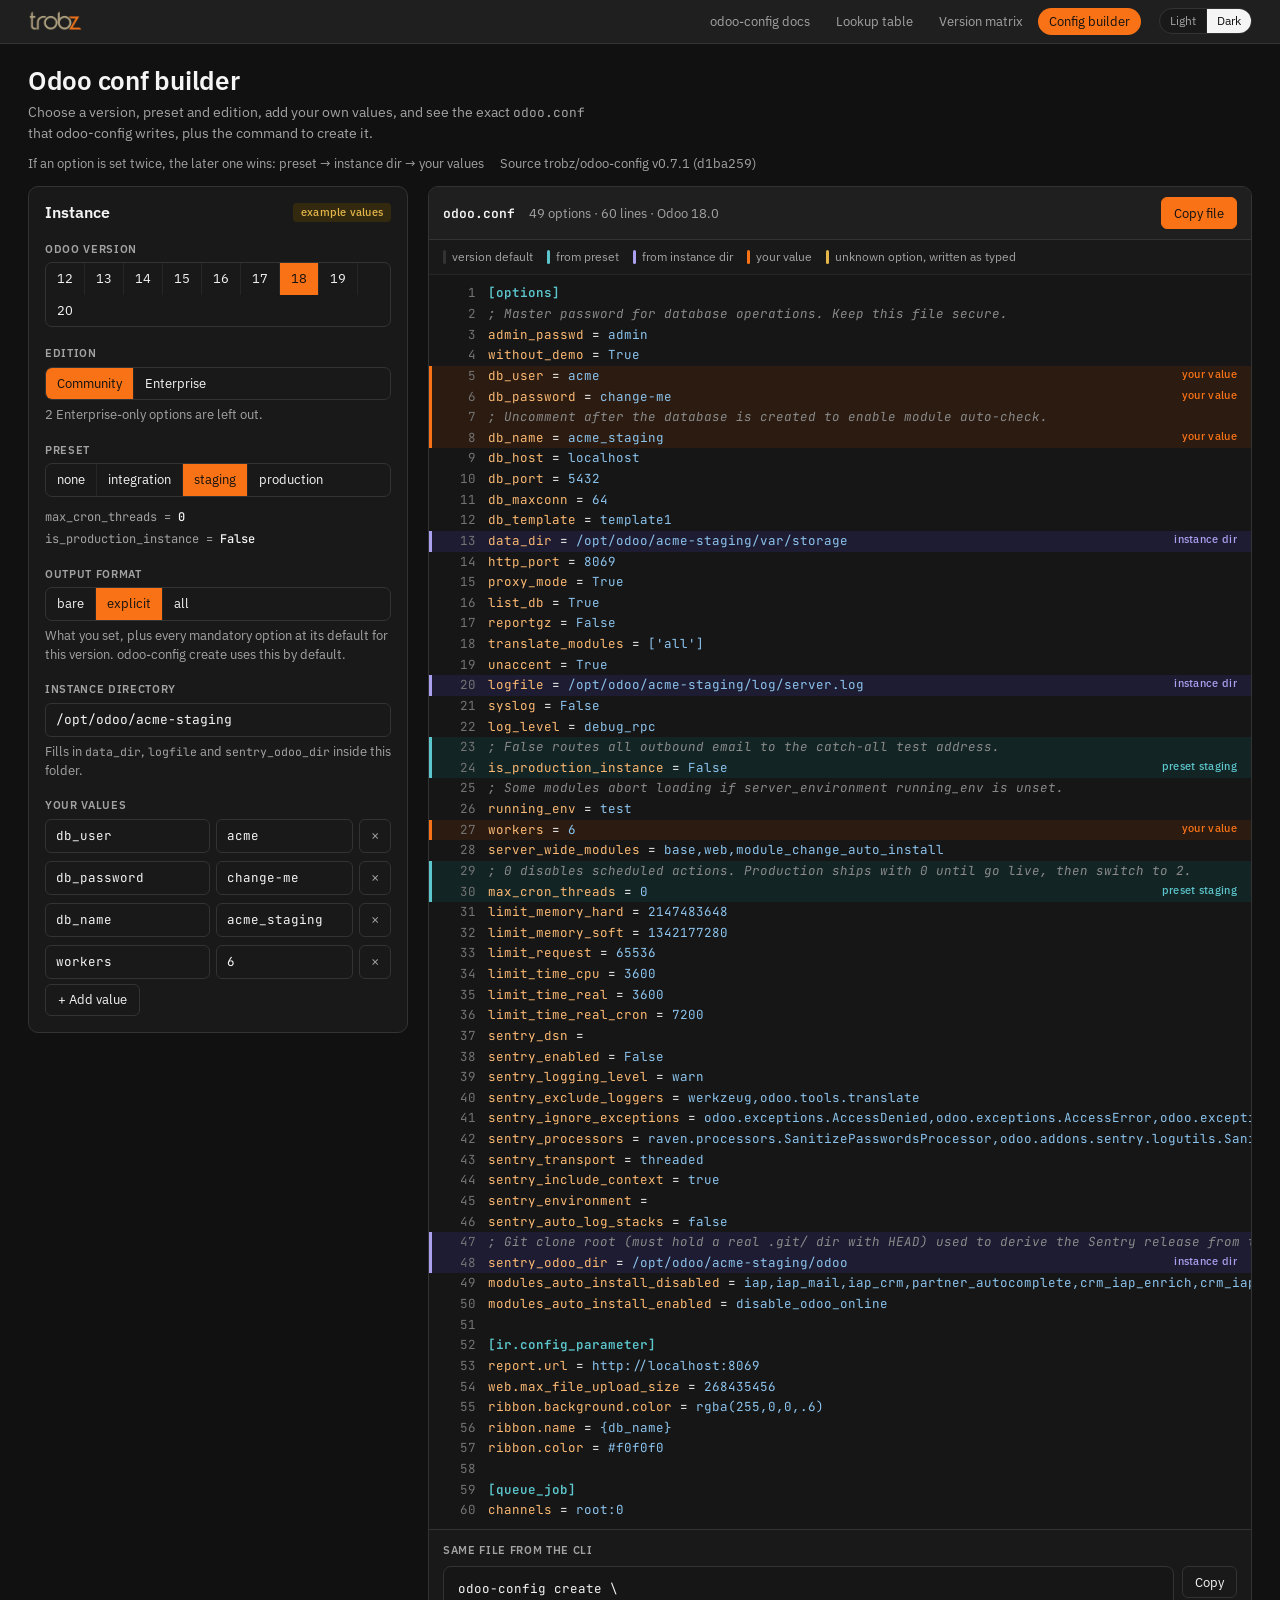
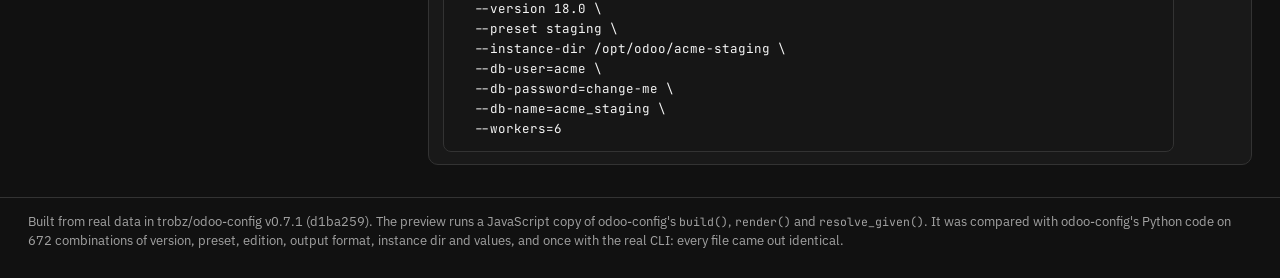
<file: site-docs/docs/web-tools/odoo-conf-builder/index.html>
<!doctype html>
<html lang="en">
<head>
<meta charset="utf-8">
<meta name="viewport" content="width=device-width, initial-scale=1">
<title>Odoo Conf Builder</title>
<link rel="preconnect" href="https://fonts.googleapis.com">
<link rel="preconnect" href="https://fonts.gstatic.com" crossorigin>
<link rel="stylesheet" href="https://fonts.googleapis.com/css2?family=IBM+Plex+Sans:wght@300;400;500;600;700&family=JetBrains+Mono:wght@400;500;600;700&display=swap">
<style>
:root{
  color-scheme:dark;
  --bg:#111111; --surface:#191919; --panel:#1f1f1f; --line:#333333; --line-soft:#262626;
  --ink:#f5f5f5; --muted:#a3a3a3; --faint:#737373;
  --accent:#f97316; --accent-ink:#111111; --accent-soft:#3a1f0d;
  --add:#57c88a; --add-bg:#16301f;
  --del:#f0837a; --del-bg:#3a1a18;
  --chg:#e4b64a; --chg-bg:#33290f;
  --trobz:#5cc6cc; --trobz-bg:#123032;
  --ent:#a9a0f0; --ent-bg:#25224a;
  --code-bg:#161616; --code-key:#fdba74; --code-val:#8cc4ee; --code-com:#8a8a8a; --code-sec:#5cc6cc;
  --shadow:0 1px 2px rgba(0,0,0,.3),0 4px 16px rgba(0,0,0,.25);
  --sans:"IBM Plex Sans",system-ui,-apple-system,"Segoe UI",sans-serif;
  --mono:"JetBrains Mono",ui-monospace,"SFMono-Regular",Menlo,Consolas,monospace;
}
:root[data-theme="light"]{
  color-scheme:light;
  --bg:#fafafa; --surface:#ffffff; --panel:#f4f4f5; --line:#e4e4e7; --line-soft:#efeff1;
  --ink:#18181b; --muted:#5f5f68; --faint:#a1a1aa;
  --accent:#c2410c; --accent-ink:#ffffff; --accent-soft:#ffedd5;
  --add:#1f7a4d; --add-bg:#e3f4ea;
  --del:#b42318; --del-bg:#fdecea;
  --chg:#8a5d00; --chg-bg:#fff2cc;
  --trobz:#0f6e74; --trobz-bg:#dff1f1;
  --ent:#4f46a5; --ent-bg:#ecebfa;
  --code-bg:#f7f7f8; --code-key:#c2410c; --code-val:#1f5f8a; --code-com:#80808a; --code-sec:#0f6e74;
  --shadow:0 1px 2px rgba(24,24,27,.06),0 4px 16px rgba(24,24,27,.06);
}

*{box-sizing:border-box}
body{background:var(--bg);color:var(--ink);font:14px/1.5 var(--sans);margin:0}
a{color:var(--accent)}
button,input,select{font:inherit;color:inherit}
:focus-visible{outline:2px solid var(--accent);outline-offset:2px}
@media (prefers-reduced-motion: reduce){*{transition:none!important;animation:none!important}}
code,.mono{font-family:var(--mono);font-size:.92em}

.wrap{max-width:1320px;margin:0 auto;padding-inline:16px}
@media (min-width:720px){.wrap{padding-inline:28px}}

/* Top strip: links between the three pages and the theme switch. */
.strip{background:var(--panel);border-bottom:1px solid var(--line);font-size:12.5px}
.strip .wrap{display:flex;flex-wrap:wrap;align-items:center;gap:6px 18px;padding-block:8px}
.strip .brand{display:flex;align-items:center}
.strip .brand img{height:22px;width:auto;display:block}
.strip nav{display:flex;flex-wrap:wrap;gap:4px;margin-left:auto}
.strip nav a{padding:3px 10px;border-radius:999px;color:var(--muted);text-decoration:none;border:1px solid transparent}
.strip nav a:hover{color:var(--ink);border-color:var(--line)}
.strip nav a[aria-current="page"]{background:var(--accent);color:var(--accent-ink)}
.theme{display:inline-flex;border:1px solid var(--line);border-radius:999px;overflow:hidden;background:var(--surface)}
.theme button{border:0;background:none;padding:3px 10px;font-size:12px;color:var(--muted);cursor:pointer}
.theme button + button{border-left:1px solid var(--line-soft)}
.theme button:hover{color:var(--ink)}
.theme button[aria-pressed="true"]{background:var(--ink);color:var(--bg)}

header.page{padding-block:22px 14px}
header.page h1{font:600 26px/1.15 var(--sans);letter-spacing:-.01em;margin:0 0 6px;text-wrap:balance}
header.page p{margin:0;color:var(--muted);max-width:72ch}
.meta{display:flex;flex-wrap:wrap;gap:4px 16px;margin-top:10px;font-size:12.5px;color:var(--muted)}
.meta b{color:var(--ink);font-weight:600;font-variant-numeric:tabular-nums}

footer.page{border-top:1px solid var(--line);margin-top:32px;padding-block:14px 28px;font-size:12.5px;color:var(--muted)}

/* Badges */
.badges{display:inline-flex;flex-wrap:wrap;gap:4px}
.b{display:inline-flex;align-items:center;height:19px;padding:0 7px;border-radius:4px;font:500 11px/1 var(--sans);letter-spacing:.02em;white-space:nowrap;border:1px solid transparent}
.b-trobz{background:var(--trobz-bg);color:var(--trobz)}
.b-mand{border-color:var(--line);color:var(--ink)}
.b-ent{background:var(--ent-bg);color:var(--ent)}
.b-legacy{background:var(--panel);color:var(--muted)}
.b-sec{background:var(--accent-soft);color:var(--accent);font-family:var(--mono);font-size:10.5px}
.b-add{background:var(--add-bg);color:var(--add)}
.b-del{background:var(--del-bg);color:var(--del)}
.b-chg{background:var(--chg-bg);color:var(--chg)}

/* Controls */
.field{display:flex;flex-direction:column;gap:5px}
.field > label,.label{font-size:11px;font-weight:600;letter-spacing:.06em;text-transform:uppercase;color:var(--muted)}
.input{height:34px;padding:0 10px;border:1px solid var(--line);border-radius:6px;background:var(--surface);min-width:0}
.input:focus{border-color:var(--accent);outline:none;box-shadow:0 0 0 3px var(--accent-soft)}
.search{width:100%;padding-left:32px;background:var(--surface) url("data:image/svg+xml,%3Csvg xmlns='http://www.w3.org/2000/svg' width='16' height='16' fill='none' stroke='%238a8a8a' stroke-width='1.6'%3E%3Ccircle cx='7' cy='7' r='5'/%3E%3Cpath d='m11 11 3.5 3.5'/%3E%3C/svg%3E") no-repeat 10px 50%}
.chips{display:flex;flex-wrap:wrap;gap:6px}
.chip{height:28px;padding:0 11px;border-radius:999px;border:1px solid var(--line);background:var(--surface);cursor:pointer;font-size:12.5px;display:inline-flex;align-items:center;gap:6px}
.chip:hover{border-color:var(--faint)}
.chip[aria-pressed="true"]{background:var(--ink);border-color:var(--ink);color:var(--bg)}
.chip .n{font-variant-numeric:tabular-nums;color:var(--faint);font-size:11.5px}
.chip[aria-pressed="true"] .n{color:inherit;opacity:.7}
.seg{display:inline-flex;flex-wrap:wrap;border:1px solid var(--line);border-radius:7px;overflow:hidden;background:var(--surface)}
.seg button{border:0;background:none;padding:6px 11px;cursor:pointer;font-size:13px;font-variant-numeric:tabular-nums;border-right:1px solid var(--line-soft)}
.seg button:last-child{border-right:0}
.seg button:hover{background:var(--panel)}
.seg button[aria-pressed="true"]{background:var(--accent);color:var(--accent-ink)}
.btn{height:32px;padding:0 12px;border-radius:6px;border:1px solid var(--line);background:var(--surface);cursor:pointer;font-size:13px;display:inline-flex;align-items:center;gap:6px}
.btn:hover{border-color:var(--faint)}
.btn.primary{background:var(--accent);border-color:var(--accent);color:var(--accent-ink)}
.switch{display:inline-flex;align-items:center;gap:8px;cursor:pointer;font-size:13px;user-select:none}
.switch input{appearance:none;width:30px;height:18px;border-radius:999px;background:var(--line);position:relative;cursor:pointer;margin:0;flex:none;transition:background .15s}
.switch input::after{content:"";position:absolute;top:2px;left:2px;width:14px;height:14px;border-radius:50%;background:var(--surface);transition:transform .15s}
.switch input:checked{background:var(--accent)}
.switch input:checked::after{transform:translateX(12px)}

/* ini code block */
.ini{font:12.5px/1.6 var(--mono);background:var(--code-bg);border:1px solid var(--line);border-radius:8px;padding:12px 14px;margin:0;overflow-x:auto;white-space:pre;color:var(--ink)}
:is(.ini,.hl) .s{color:var(--code-sec);font-weight:600}
:is(.ini,.hl) .c{color:var(--code-com);font-style:italic}
:is(.ini,.hl) .k{color:var(--code-key)}
:is(.ini,.hl) .v{color:var(--code-val)}

.muted{color:var(--muted)}
.empty{padding:28px;text-align:center;color:var(--muted)}
.note{font-size:12px;color:var(--muted)}
.sr{position:absolute;width:1px;height:1px;overflow:hidden;clip:rect(0 0 0 0)}

.layout{display:grid;gap:20px;align-items:start}
@media (min-width:980px){.layout{grid-template-columns:380px minmax(0,1fr)}}
.form{border:1px solid var(--line);border-radius:10px;background:var(--surface);padding:16px;display:grid;gap:18px}
.form-head{display:flex;justify-content:space-between;align-items:center;gap:8px}
.form-head h2{font:600 16px/1.2 var(--sans);margin:0}
.hint{font-size:12.5px;color:var(--muted);margin:0}
.hint code{font-size:11.5px}
.pv{font:12px/1.5 var(--mono);color:var(--muted);margin:6px 0 0;padding:0;list-style:none;display:flex;flex-wrap:wrap;gap:4px 12px}
.pv li b{color:var(--ink);font-weight:500}
.ovr{display:grid;gap:8px}
.ovr-row{display:grid;grid-template-columns:minmax(0,1.2fr) minmax(0,1fr) 32px;gap:6px;align-items:start}
.ovr-row .input{font-family:var(--mono);font-size:12.5px;width:100%}
.ovr-row .x{height:34px;width:32px;border:1px solid var(--line);border-radius:6px;background:var(--surface);cursor:pointer;color:var(--muted)}
.ovr-row .x:hover{color:var(--del);border-color:var(--del)}
.ovr-msg{grid-column:1 / -1;font-size:12px;margin-top:-2px}
.ovr-msg.warn{color:var(--chg)}
.ovr-msg.err{color:var(--del)}

.out{border:1px solid var(--line);border-radius:10px;background:var(--surface);overflow:hidden;min-width:0}
.out-head{display:flex;flex-wrap:wrap;align-items:center;gap:8px 14px;padding:10px 14px;border-bottom:1px solid var(--line);background:var(--panel)}
.out-head .fn{font:600 13px var(--mono)}
.out-head .stat{font-size:12.5px;color:var(--muted);font-variant-numeric:tabular-nums}
.out-head .btn{margin-left:auto}
.legend{display:flex;flex-wrap:wrap;gap:6px 14px;font-size:12px;color:var(--muted);padding:8px 14px;border-bottom:1px solid var(--line-soft)}
.legend span{display:inline-flex;align-items:center;gap:6px}
.legend i{width:3px;height:14px;border-radius:2px;display:inline-block}
.code{font:12.5px/1.65 var(--mono);background:var(--code-bg);overflow-x:auto;padding:8px 0;counter-reset:ln}
.code .ln{display:grid;grid-template-columns:44px 1fr auto;gap:0 12px;padding-right:14px;white-space:pre;min-width:max-content;border-left:3px solid transparent}
.code .ln::before{counter-increment:ln;content:counter(ln);text-align:right;color:var(--faint);user-select:none}
.code .ln .t{min-width:0}
.code .ln .o{font:500 10.5px/1.65 var(--sans);letter-spacing:.03em;color:var(--faint);user-select:none;padding-left:16px}
.code .ln.preset{border-left-color:var(--trobz);background:color-mix(in srgb,var(--trobz-bg) 55%,transparent)}
.code .ln.override{border-left-color:var(--accent);background:color-mix(in srgb,var(--accent-soft) 60%,transparent)}
.code .ln.instance-dir{border-left-color:var(--ent);background:color-mix(in srgb,var(--ent-bg) 55%,transparent)}
.code .ln.unknown{border-left-color:var(--chg);background:color-mix(in srgb,var(--chg-bg) 55%,transparent)}
.code .ln.preset .o{color:var(--trobz)} .code .ln.override .o{color:var(--accent)} .code .ln.instance-dir .o{color:var(--ent)} .code .ln.unknown .o{color:var(--chg)}
.cmd{border-top:1px solid var(--line);padding:12px 14px;display:grid;gap:8px}
.cmd-row{display:flex;gap:8px;align-items:stretch}
.cmd-row .ini{flex:1;min-width:0;white-space:pre-wrap;word-break:break-all}
</style>
</head>
<body>
<div class="strip"><div class="wrap"><a class="brand" href="https://trobz.com"><img src="../../assets/trobz-logo.png" alt="Trobz" height="22"></a><nav aria-label="Pages"><a href="../../">odoo-config docs</a><a href="../odoo-option-lookup/">Lookup table</a><a href="../odoo-option-matrix/">Version matrix</a><a href="../odoo-conf-builder/" aria-current="page">Config builder</a></nav><div class="theme" role="group" aria-label="Theme"><button type="button" data-t="light">Light</button><button type="button" data-t="dark">Dark</button></div></div></div>
<script>(() => {
  // Share the light/dark choice with the zensical docs pages: same localStorage
  // key and value shape as their palette toggle (theme.palette in zensical.toml).
  const root = document.documentElement, KEY = new URL("../../", location).pathname + ".__palette";
  const SCHEME = { light: [0, "default"], dark: [1, "slate"] };
  const apply = (mode) => {
    root.dataset.theme = mode;
    document.querySelectorAll(".theme button").forEach((b) => b.setAttribute("aria-pressed", b.dataset.t === mode));
  };
  let saved = null;
  try { saved = JSON.parse(localStorage.getItem(KEY)); } catch (e) {}
  apply(saved?.color?.scheme === "default" ? "light" : "dark");
  document.querySelector(".theme").addEventListener("click", (e) => {
    const b = e.target.closest("button"); if (!b) return;
    const [index, scheme] = SCHEME[b.dataset.t];
    try { localStorage.setItem(KEY, JSON.stringify({ index, color: { media: "none", scheme, primary: "indigo", accent: "indigo" } })); } catch (e) {}
    apply(b.dataset.t);
  });
})();</script>

<header class="page wrap">
  <h1>Odoo conf builder</h1>
  <p>Choose a version, preset and edition, add your own values, and see the exact <code>odoo.conf</code> that odoo-config writes, plus the command to create it.</p>
  <div class="meta"><span>If an option is set twice, the later one wins: preset → instance dir → your values</span><span>Source <span data-src></span></span></div>
</header>

<main class="wrap layout">
  <form class="form" id="form" autocomplete="off">
    <div class="form-head"><h2>Instance</h2><span class="b b-chg" title="Pre-filled so the preview is not empty">example values</span></div>

    <div class="field"><span class="label" id="ver-l">Odoo version</span><div class="seg" id="ver" role="group" aria-labelledby="ver-l"></div></div>

    <div class="field"><span class="label" id="ed-l">Edition</span>
      <div class="seg" id="ed" role="group" aria-labelledby="ed-l"><button type="button" data-v="c">Community</button><button type="button" data-v="e">Enterprise</button></div>
      <p class="hint" id="ed-hint"></p></div>

    <div class="field"><span class="label" id="pre-l">Preset</span>
      <div class="seg" id="pre" role="group" aria-labelledby="pre-l"></div>
      <ul class="pv" id="pre-vals"></ul></div>

    <div class="field"><span class="label" id="fmt-l">Output format</span>
      <div class="seg" id="fmt" role="group" aria-labelledby="fmt-l"><button type="button" data-v="bare">bare</button><button type="button" data-v="explicit">explicit</button><button type="button" data-v="all">all</button></div>
      <p class="hint" id="fmt-hint"></p></div>

    <div class="field"><label for="idir">Instance directory</label>
      <input id="idir" class="input mono" placeholder="/opt/odoo/my-instance">
      <p class="hint">Fills in <code>data_dir</code>, <code>logfile</code> and <code>sentry_odoo_dir</code> inside this folder.</p></div>

    <div class="field"><span class="label">Your values</span>
      <div class="ovr" id="ovr"></div>
      <div><button type="button" class="btn" id="add">+ Add value</button></div>
      <datalist id="keys"></datalist></div>
  </form>

  <section class="out" aria-label="Generated file">
    <div class="out-head"><span class="fn">odoo.conf</span><span class="stat" id="stat"></span><button type="button" class="btn primary" id="copy-conf">Copy file</button></div>
    <div class="legend">
      <span><i style="background:var(--line)"></i>version default</span>
      <span><i style="background:var(--trobz)"></i>from preset</span>
      <span><i style="background:var(--ent)"></i>from instance dir</span>
      <span><i style="background:var(--accent)"></i>your value</span>
      <span><i style="background:var(--chg)"></i>unknown option, written as typed</span>
    </div>
    <div class="code hl" id="code"></div>
    <div class="cmd">
      <span class="label">Same file from the CLI</span>
      <div class="cmd-row"><pre class="ini" id="cmd"></pre><button type="button" class="btn" id="copy-cmd">Copy</button></div>
    </div>
  </section>
</main>

<footer class="page wrap">
  Built from real data in <span data-src></span>. The preview runs a JavaScript copy of odoo-config's <code>build()</code>, <code>render()</code> and <code>resolve_given()</code>. It was compared with odoo-config's Python code on 672 combinations of version, preset, edition, output format, instance dir and values, and once with the real CLI: every file came out identical.
</footer>

<script type="application/json" id="schema-data">{"source":{"repo":"trobz/odoo-config","commit":"d1ba259","describe":"v0.7.1"},"versions":["12.0","13.0","14.0","15.0","16.0","17.0","18.0","19.0","20.0"],"presets":{"integration":{"max_cron_threads":"0","is_production_instance":"False"},"staging":{"max_cron_threads":"0","is_production_instance":"False"},"production":{"max_cron_threads":"0","is_production_instance":"True","list_db":"False","ribbon.name":""}},"preset_hints":{"production":{"max_cron_threads":"2"}},"options":[{"key":"admin_passwd","default":"admin","comment":"Master password for database operations. Keep this file secure.","mandatory":true,"type":"str","in_core":true,"in_overlay":true,"trobz":false,"core_default":"admin","versions":{"12.0":"admin","13.0":"admin","14.0":"admin","15.0":"admin","16.0":"admin","17.0":"admin","18.0":"admin","19.0":"admin","20.0":"admin"},"core_versions":{"12.0":"admin","13.0":"admin","14.0":"admin","15.0":"admin","16.0":"admin","17.0":"admin","18.0":"admin","19.0":"admin","20.0":"admin"}},{"key":"without_demo","default":"True","help":"disable loading demo data for modules to be installed (comma-separated, use \"all\" for all modules). Requires -d and -i. Default is %default","mandatory":true,"max_version":"18.0","type":"str","in_core":true,"in_overlay":true,"trobz":true,"core_default":"False","versions":{"12.0":"True","13.0":"True","14.0":"True","15.0":"True","16.0":"True","17.0":"True","18.0":"True","19.0":null,"20.0":null},"core_versions":{"12.0":"False","13.0":"False","14.0":"False","15.0":"False","16.0":"False","17.0":"False","18.0":"False","19.0":null,"20.0":null}},{"key":"db_user","default":"","help":"specify the database user name","mandatory":true,"type":"str","in_core":true,"in_overlay":true,"trobz":false,"core_default":"","versions":{"12.0":"","13.0":"","14.0":"","15.0":"","16.0":"","17.0":"","18.0":"","19.0":"","20.0":""},"core_versions":{"12.0":"","13.0":"","14.0":"","15.0":"","16.0":"","17.0":"","18.0":"","19.0":"","20.0":""}},{"key":"db_password","default":"","help":"specify the database password","mandatory":true,"type":"str","in_core":true,"in_overlay":true,"trobz":false,"core_default":"","versions":{"12.0":"","13.0":"","14.0":"","15.0":"","16.0":"","17.0":"","18.0":"","19.0":"","20.0":""},"core_versions":{"12.0":"","13.0":"","14.0":"","15.0":"","16.0":"","17.0":"","18.0":"","19.0":"","20.0":""}},{"key":"db_name","default":"False","help":"database(s) used when installing or updating modules.","comment":"Uncomment after the database is created to enable module auto-check.","commented":true,"type":"str","in_core":true,"in_overlay":true,"trobz":true,"core_default":"","versions":{"12.0":"False","13.0":"False","14.0":"False","15.0":"False","16.0":"False","17.0":"False","18.0":"False","19.0":"False","20.0":"False"},"core_versions":{"12.0":"","13.0":"","14.0":"","15.0":"","16.0":"","17.0":"","18.0":"","19.0":"","20.0":""}},{"key":"db_host","default":"localhost","help":"specify the database host","mandatory":true,"type":"str","in_core":true,"in_overlay":true,"trobz":true,"core_default":"","versions":{"12.0":"localhost","13.0":"localhost","14.0":"localhost","15.0":"localhost","16.0":"localhost","17.0":"localhost","18.0":"localhost","19.0":"localhost","20.0":"localhost"},"core_versions":{"12.0":"","13.0":"","14.0":"","15.0":"","16.0":"","17.0":"","18.0":"","19.0":"","20.0":""}},{"key":"db_port","default":"5432","help":"specify the database port","mandatory":true,"type":"int","in_core":true,"in_overlay":true,"trobz":true,"core_default":"False","versions":{"12.0":"5432","13.0":"5432","14.0":"5432","15.0":"5432","16.0":"5432","17.0":"5432","18.0":"5432","19.0":"5432","20.0":"5432"},"core_versions":{"12.0":"False","13.0":"False","14.0":"False","15.0":"False","16.0":"False","17.0":"False","18.0":"False","19.0":"False","20.0":"False"}},{"key":"db_maxconn","default":"64","help":"specify the maximum number of physical connections to PostgreSQL","mandatory":true,"type":"int","in_core":true,"in_overlay":true,"trobz":false,"core_default":"64","versions":{"12.0":"64","13.0":"64","14.0":"64","15.0":"64","16.0":"64","17.0":"64","18.0":"64","19.0":"64","20.0":"64"},"core_versions":{"12.0":"64","13.0":"64","14.0":"64","15.0":"64","16.0":"64","17.0":"64","18.0":"64","19.0":"64","20.0":"64"}},{"key":"db_template","default":"template1","help":"specify a custom database template to create a new database","mandatory":true,"type":"str","in_core":true,"in_overlay":true,"trobz":true,"core_default":"template0","versions":{"12.0":"template1","13.0":"template1","14.0":"template1","15.0":"template1","16.0":"template1","17.0":"template1","18.0":"template1","19.0":"template1","20.0":"template1"},"core_versions":{"12.0":"template0","13.0":"template0","14.0":"template0","15.0":"template0","16.0":"template0","17.0":"template0","18.0":"template0","19.0":"template0","20.0":"template0"}},{"key":"addons_path","default":"","help":"specify additional addons paths (separated by commas).","comment":"Comma-separated list of addons directories.","type":"str","in_core":true,"in_overlay":true,"trobz":false,"core_default":"","versions":{"12.0":"","13.0":"","14.0":"","15.0":"","16.0":"","17.0":"","18.0":"","19.0":"","20.0":""},"core_versions":{"12.0":"","13.0":"","14.0":"","15.0":"","16.0":"","17.0":"","18.0":"","19.0":"","20.0":""}},{"key":"data_dir","help":"Directory where to store Odoo data","mandatory":true,"type":"str","in_core":true,"in_overlay":true,"trobz":false,"core_default":"","versions":{"12.0":"","13.0":"","14.0":"","15.0":"","16.0":"","17.0":"","18.0":"","19.0":"","20.0":""},"core_versions":{"12.0":"","13.0":"","14.0":"","15.0":"","16.0":"","17.0":"","18.0":"","19.0":"","20.0":""}},{"key":"interface","default":"","mandatory":true,"max_version":"10.0","type":"str","in_core":false,"in_overlay":true,"trobz":true,"core_default":null,"versions":{"12.0":null,"13.0":null,"14.0":null,"15.0":null,"16.0":null,"17.0":null,"18.0":null,"19.0":null,"20.0":null}},{"key":"netrpc","default":"False","mandatory":true,"max_version":"9.0","type":"str","in_core":false,"in_overlay":true,"trobz":true,"core_default":null,"versions":{"12.0":null,"13.0":null,"14.0":null,"15.0":null,"16.0":null,"17.0":null,"18.0":null,"19.0":null,"20.0":null}},{"key":"xmlrpcs","default":"False","mandatory":true,"max_version":"10.0","type":"str","in_core":false,"in_overlay":true,"trobz":true,"core_default":null,"versions":{"12.0":null,"13.0":null,"14.0":null,"15.0":null,"16.0":null,"17.0":null,"18.0":null,"19.0":null,"20.0":null}},{"key":"xmlrpc","default":"True","mandatory":true,"max_version":"10.0","type":"str","in_core":false,"in_overlay":true,"trobz":true,"core_default":null,"versions":{"12.0":null,"13.0":null,"14.0":null,"15.0":null,"16.0":null,"17.0":null,"18.0":null,"19.0":null,"20.0":null}},{"key":"xmlrpc_interface","default":"","mandatory":true,"max_version":"10.0","type":"str","in_core":false,"in_overlay":true,"trobz":true,"core_default":null,"versions":{"12.0":null,"13.0":null,"14.0":null,"15.0":null,"16.0":null,"17.0":null,"18.0":null,"19.0":null,"20.0":null}},{"key":"xmlrpc_port","default":"8069","mandatory":true,"max_version":"10.0","type":"int","in_core":false,"in_overlay":true,"trobz":true,"core_default":null,"versions":{"12.0":null,"13.0":null,"14.0":null,"15.0":null,"16.0":null,"17.0":null,"18.0":null,"19.0":null,"20.0":null}},{"key":"soap","default":"False","mandatory":true,"max_version":"9.0","type":"str","in_core":false,"in_overlay":true,"trobz":true,"core_default":null,"versions":{"12.0":null,"13.0":null,"14.0":null,"15.0":null,"16.0":null,"17.0":null,"18.0":null,"19.0":null,"20.0":null}},{"key":"http_interface","default":"","help":"Listen interface address for HTTP services.","type":"str","in_core":true,"in_overlay":true,"trobz":true,"core_default":"127.0.0.1","versions":{"12.0":"","13.0":"","14.0":"","15.0":"","16.0":"","17.0":"","18.0":"","19.0":"","20.0":""},"core_versions":{"12.0":"","13.0":"","14.0":"","15.0":"","16.0":"","17.0":"","18.0":"","19.0":"0.0.0.0","20.0":"127.0.0.1"}},{"key":"http_port","default":"8069","help":"Listen port for the main HTTP service","mandatory":true,"type":"int","in_core":true,"in_overlay":true,"trobz":false,"core_default":"8069","versions":{"12.0":"8069","13.0":"8069","14.0":"8069","15.0":"8069","16.0":"8069","17.0":"8069","18.0":"8069","19.0":"8069","20.0":"8069"},"core_versions":{"12.0":"8069","13.0":"8069","14.0":"8069","15.0":"8069","16.0":"8069","17.0":"8069","18.0":"8069","19.0":"8069","20.0":"8069"}},{"key":"longpolling_port","default":"8072","help":"Listen port for the longpolling HTTP service","max_version":"15.0","type":"int","in_core":true,"in_overlay":true,"trobz":false,"core_default":"8072","versions":{"12.0":"8072","13.0":"8072","14.0":"8072","15.0":"8072","16.0":null,"17.0":null,"18.0":null,"19.0":null,"20.0":null},"core_versions":{"12.0":"8072","13.0":"8072","14.0":"8072","15.0":"8072","16.0":null,"17.0":null,"18.0":null,"19.0":null,"20.0":null}},{"key":"gevent_port","default":"8072","help":"Listen port for the gevent worker","min_version":"16.0","type":"int","in_core":true,"in_overlay":true,"trobz":false,"core_default":"8072","versions":{"12.0":null,"13.0":null,"14.0":null,"15.0":null,"16.0":"8072","17.0":"8072","18.0":"8072","19.0":"8072","20.0":"8072"},"core_versions":{"12.0":null,"13.0":null,"14.0":null,"15.0":null,"16.0":"8072","17.0":"8072","18.0":"8072","19.0":"8072","20.0":"8072"}},{"key":"proxy_mode","default":"True","help":"Activate reverse proxy WSGI wrappers (headers rewriting) Only enable this when running behind a trusted web proxy!","mandatory":true,"type":"str","in_core":true,"in_overlay":true,"trobz":true,"core_default":"False","versions":{"12.0":"True","13.0":"True","14.0":"True","15.0":"True","16.0":"True","17.0":"True","18.0":"True","19.0":"True","20.0":"True"},"core_versions":{"12.0":"False","13.0":"False","14.0":"False","15.0":"False","16.0":"False","17.0":"False","18.0":"False","19.0":"False","20.0":"False"}},{"key":"list_db","default":"True","help":"Disable the ability to obtain or view the list of databases. Also disable access to the database manager and selector, so be sure to set a proper --database parameter first","mandatory":true,"type":"str","in_core":true,"in_overlay":true,"trobz":false,"core_default":"True","versions":{"12.0":"True","13.0":"True","14.0":"True","15.0":"True","16.0":"True","17.0":"True","18.0":"True","19.0":"True","20.0":"True"},"core_versions":{"12.0":"True","13.0":"True","14.0":"True","15.0":"True","16.0":"True","17.0":"True","18.0":"True","19.0":"True","20.0":"True"}},{"key":"reportgz","default":"False","mandatory":true,"type":"str","in_core":true,"in_overlay":true,"trobz":false,"core_default":"False","versions":{"12.0":"False","13.0":"False","14.0":"False","15.0":"False","16.0":"False","17.0":"False","18.0":"False","19.0":"False","20.0":"False"},"core_versions":{"12.0":"False","13.0":"False","14.0":"False","15.0":"False","16.0":"False","17.0":"False","18.0":"False","19.0":"False","20.0":"False"}},{"key":"translate_modules","default":"['all']","help":"specify modules to export. Use in combination with --i18n-export","mandatory":true,"max_version":"18.0","type":"str","in_core":true,"in_overlay":true,"trobz":true,"core_default":"","versions":{"12.0":"['all']","13.0":"['all']","14.0":"['all']","15.0":"['all']","16.0":"['all']","17.0":"['all']","18.0":"['all']","19.0":null,"20.0":null},"core_versions":{"12.0":"","13.0":"","14.0":"","15.0":"","16.0":"","17.0":"","18.0":"","19.0":null,"20.0":null}},{"key":"unaccent","default":"True","help":"Try to enable the unaccent extension when creating new databases.","mandatory":true,"type":"str","in_core":true,"in_overlay":true,"trobz":true,"core_default":"False","versions":{"12.0":"True","13.0":"True","14.0":"True","15.0":"True","16.0":"True","17.0":"True","18.0":"True","19.0":"True","20.0":"True"},"core_versions":{"12.0":"False","13.0":"False","14.0":"False","15.0":"False","16.0":"False","17.0":"False","18.0":"False","19.0":"False","20.0":"False"}},{"key":"logfile","default":"log/server.log","help":"file where the server log will be stored","mandatory":true,"type":"str","in_core":true,"in_overlay":true,"trobz":true,"core_default":"","versions":{"12.0":"log/server.log","13.0":"log/server.log","14.0":"log/server.log","15.0":"log/server.log","16.0":"log/server.log","17.0":"log/server.log","18.0":"log/server.log","19.0":"log/server.log","20.0":"log/server.log"},"core_versions":{"12.0":"","13.0":"","14.0":"","15.0":"","16.0":"","17.0":"","18.0":"","19.0":"","20.0":""}},{"key":"syslog","default":"False","help":"Send the log to the syslog server (deprecated)","mandatory":true,"type":"str","in_core":true,"in_overlay":true,"trobz":false,"core_default":"False","versions":{"12.0":"False","13.0":"False","14.0":"False","15.0":"False","16.0":"False","17.0":"False","18.0":"False","19.0":"False","20.0":"False"},"core_versions":{"12.0":"False","13.0":"False","14.0":"False","15.0":"False","16.0":"False","17.0":"False","18.0":"False","19.0":"False","20.0":"False"}},{"key":"logrotate","default":"False","help":"enable logfile rotation","mandatory":true,"max_version":"12.0","type":"str","in_core":true,"in_overlay":true,"trobz":false,"core_default":"False","versions":{"12.0":"False","13.0":null,"14.0":null,"15.0":null,"16.0":null,"17.0":null,"18.0":null,"19.0":null,"20.0":null},"core_versions":{"12.0":"False","13.0":null,"14.0":null,"15.0":null,"16.0":null,"17.0":null,"18.0":null,"19.0":null,"20.0":null}},{"key":"log_level","default":"debug_rpc","mandatory":true,"type":"str","in_core":true,"in_overlay":true,"trobz":true,"core_default":"info","versions":{"12.0":"debug_rpc","13.0":"debug_rpc","14.0":"debug_rpc","15.0":"debug_rpc","16.0":"debug_rpc","17.0":"debug_rpc","18.0":"debug_rpc","19.0":"debug_rpc","20.0":"debug_rpc"},"core_versions":{"12.0":"info","13.0":"info","14.0":"info","15.0":"info","16.0":"info","17.0":"info","18.0":"info","19.0":"info","20.0":"info"}},{"key":"is_production_instance","default":"False","comment":"False routes all outbound email to the catch-all test address.","mandatory":true,"type":"str","in_core":false,"in_overlay":true,"trobz":true,"core_default":null,"versions":{"12.0":"False","13.0":"False","14.0":"False","15.0":"False","16.0":"False","17.0":"False","18.0":"False","19.0":"False","20.0":"False"}},{"key":"running_env","default":"test","comment":"Some modules abort loading if server_environment running_env is unset.","mandatory":true,"type":"str","in_core":false,"in_overlay":true,"trobz":true,"core_default":null,"versions":{"12.0":"test","13.0":"test","14.0":"test","15.0":"test","16.0":"test","17.0":"test","18.0":"test","19.0":"test","20.0":"test"}},{"key":"workers","default":"4","help":"Specify the number of workers, 0 disable prefork mode.","mandatory":true,"type":"int","in_core":true,"in_overlay":true,"trobz":true,"core_default":"0","versions":{"12.0":"4","13.0":"4","14.0":"4","15.0":"4","16.0":"4","17.0":"4","18.0":"4","19.0":"4","20.0":"4"},"core_versions":{"12.0":"0","13.0":"0","14.0":"0","15.0":"0","16.0":"0","17.0":"0","18.0":"0","19.0":"0","20.0":"0"}},{"key":"server_wide_modules","default":"base,web","help":"Comma-separated list of server-wide modules.","mandatory":true,"by_version":{"8.0":"base,web","12.0":"base,web,module_change_auto_install","13.0":"base,web","14.0":"base,web,module_change_auto_install"},"type":"str","in_core":true,"in_overlay":true,"trobz":true,"core_default":"base,web","versions":{"12.0":"base,web,module_change_auto_install","13.0":"base,web","14.0":"base,web,module_change_auto_install","15.0":"base,web,module_change_auto_install","16.0":"base,web,module_change_auto_install","17.0":"base,web,module_change_auto_install","18.0":"base,web,module_change_auto_install","19.0":"base,web,module_change_auto_install","20.0":"base,web,module_change_auto_install"},"core_versions":{"12.0":"base,web","13.0":"base,web","14.0":"base,web","15.0":"base,web","16.0":"base,web","17.0":"base,web","18.0":"base,web","19.0":"base,web","20.0":"base,web"}},{"key":"max_cron_threads","default":"1","help":"Maximum number of threads processing concurrently cron jobs (default 2).","comment":"0 disables scheduled actions. Production ships with 0 until go live, then switch to 2.","mandatory":true,"type":"int","in_core":true,"in_overlay":true,"trobz":true,"core_default":"2","versions":{"12.0":"1","13.0":"1","14.0":"1","15.0":"1","16.0":"1","17.0":"1","18.0":"1","19.0":"1","20.0":"1"},"core_versions":{"12.0":"2","13.0":"2","14.0":"2","15.0":"2","16.0":"2","17.0":"2","18.0":"2","19.0":"2","20.0":"2"}},{"key":"limit_memory_hard","default":"2147483648","help":"Maximum allowed virtual memory per worker (in bytes), when reached, any memory allocation will fail (default 2560MiB).","mandatory":true,"type":"int","in_core":true,"in_overlay":true,"trobz":true,"core_default":"2684354560","versions":{"12.0":"2147483648","13.0":"2147483648","14.0":"2147483648","15.0":"2147483648","16.0":"2147483648","17.0":"2147483648","18.0":"2147483648","19.0":"2147483648","20.0":"2147483648"},"core_versions":{"12.0":"2684354560","13.0":"2684354560","14.0":"2684354560","15.0":"2684354560","16.0":"2684354560","17.0":"2684354560","18.0":"2684354560","19.0":"2684354560","20.0":"2684354560"}},{"key":"limit_memory_soft","default":"1342177280","help":"Maximum allowed virtual memory per worker (in bytes), when reached the worker be reset after the current request (default 2048MiB).","mandatory":true,"type":"int","in_core":true,"in_overlay":true,"trobz":true,"core_default":"2147483648","versions":{"12.0":"1342177280","13.0":"1342177280","14.0":"1342177280","15.0":"1342177280","16.0":"1342177280","17.0":"1342177280","18.0":"1342177280","19.0":"1342177280","20.0":"1342177280"},"core_versions":{"12.0":"2147483648","13.0":"2147483648","14.0":"2147483648","15.0":"2147483648","16.0":"2147483648","17.0":"2147483648","18.0":"2147483648","19.0":"2147483648","20.0":"2147483648"}},{"key":"limit_request","default":"65536","help":"Maximum number of request to be processed per worker (default 65536).","mandatory":true,"by_version":{"12.0":"8192","13.0":"8192","14.0":"8192","15.0":"8192","16.0":"65536","17.0":"65536","18.0":"65536","19.0":"65536","20.0":"65536"},"type":"int","in_core":true,"in_overlay":true,"trobz":false,"core_default":"65536","versions":{"12.0":"8192","13.0":"8192","14.0":"8192","15.0":"8192","16.0":"65536","17.0":"65536","18.0":"65536","19.0":"65536","20.0":"65536"},"core_versions":{"12.0":"8192","13.0":"8192","14.0":"8192","15.0":"8192","16.0":"65536","17.0":"65536","18.0":"65536","19.0":"65536","20.0":"65536"}},{"key":"limit_time_cpu","default":"3600","help":"Maximum allowed CPU time per request (default 60).","mandatory":true,"type":"int","in_core":true,"in_overlay":true,"trobz":true,"core_default":"60","versions":{"12.0":"3600","13.0":"3600","14.0":"3600","15.0":"3600","16.0":"3600","17.0":"3600","18.0":"3600","19.0":"3600","20.0":"3600"},"core_versions":{"12.0":"60","13.0":"60","14.0":"60","15.0":"60","16.0":"60","17.0":"60","18.0":"60","19.0":"60","20.0":"60"}},{"key":"limit_time_real","default":"3600","help":"Maximum allowed Real time per request (default 120).","mandatory":true,"type":"int","in_core":true,"in_overlay":true,"trobz":true,"core_default":"120","versions":{"12.0":"3600","13.0":"3600","14.0":"3600","15.0":"3600","16.0":"3600","17.0":"3600","18.0":"3600","19.0":"3600","20.0":"3600"},"core_versions":{"12.0":"120","13.0":"120","14.0":"120","15.0":"120","16.0":"120","17.0":"120","18.0":"120","19.0":"120","20.0":"120"}},{"key":"limit_time_real_cron","default":"7200","help":"Maximum allowed Real time per cron job. (default: --limit-time-real). Set to 0 for no limit.","mandatory":true,"type":"int","in_core":true,"in_overlay":true,"trobz":true,"core_default":"-1","versions":{"12.0":"7200","13.0":"7200","14.0":"7200","15.0":"7200","16.0":"7200","17.0":"7200","18.0":"7200","19.0":"7200","20.0":"7200"},"core_versions":{"12.0":"-1","13.0":"-1","14.0":"-1","15.0":"-1","16.0":"-1","17.0":"-1","18.0":"-1","19.0":"-1","20.0":"-1"}},{"key":"smtp_server","default":"localhost","help":"specify the SMTP server for sending email","commented":true,"type":"str","in_core":true,"in_overlay":true,"trobz":false,"core_default":"localhost","versions":{"12.0":"localhost","13.0":"localhost","14.0":"localhost","15.0":"localhost","16.0":"localhost","17.0":"localhost","18.0":"localhost","19.0":"localhost","20.0":"localhost"},"core_versions":{"12.0":"localhost","13.0":"localhost","14.0":"localhost","15.0":"localhost","16.0":"localhost","17.0":"localhost","18.0":"localhost","19.0":"localhost","20.0":"localhost"}},{"key":"smtp_port","default":"25","help":"specify the SMTP port","commented":true,"type":"int","in_core":true,"in_overlay":true,"trobz":false,"core_default":"25","versions":{"12.0":"25","13.0":"25","14.0":"25","15.0":"25","16.0":"25","17.0":"25","18.0":"25","19.0":"25","20.0":"25"},"core_versions":{"12.0":"25","13.0":"25","14.0":"25","15.0":"25","16.0":"25","17.0":"25","18.0":"25","19.0":"25","20.0":"25"}},{"key":"smtp_ssl","default":"False","help":"if passed, SMTP connections will be encrypted with SSL (STARTTLS)","commented":true,"type":"str","in_core":true,"in_overlay":true,"trobz":false,"core_default":"False","versions":{"12.0":"False","13.0":"False","14.0":"False","15.0":"False","16.0":"False","17.0":"False","18.0":"False","19.0":"False","20.0":"False"},"core_versions":{"12.0":"False","13.0":"False","14.0":"False","15.0":"False","16.0":"False","17.0":"False","18.0":"False","19.0":"False","20.0":"False"}},{"key":"smtp_user","default":"","help":"specify the SMTP username for sending email","commented":true,"type":"str","in_core":true,"in_overlay":true,"trobz":false,"core_default":"","versions":{"12.0":"","13.0":"","14.0":"","15.0":"","16.0":"","17.0":"","18.0":"","19.0":"","20.0":""},"core_versions":{"12.0":"","13.0":"","14.0":"","15.0":"","16.0":"","17.0":"","18.0":"","19.0":"","20.0":""}},{"key":"smtp_password","default":"","help":"specify the SMTP password for sending email","commented":true,"type":"str","in_core":true,"in_overlay":true,"trobz":false,"core_default":"","versions":{"12.0":"","13.0":"","14.0":"","15.0":"","16.0":"","17.0":"","18.0":"","19.0":"","20.0":""},"core_versions":{"12.0":"","13.0":"","14.0":"","15.0":"","16.0":"","17.0":"","18.0":"","19.0":"","20.0":""}},{"key":"email_from","default":"","help":"specify the SMTP email address for sending email","commented":true,"type":"str","in_core":true,"in_overlay":true,"trobz":false,"core_default":"","versions":{"12.0":"","13.0":"","14.0":"","15.0":"","16.0":"","17.0":"","18.0":"","19.0":"","20.0":""},"core_versions":{"12.0":"","13.0":"","14.0":"","15.0":"","16.0":"","17.0":"","18.0":"","19.0":"","20.0":""}},{"key":"sentry_dsn","default":"","mandatory":true,"type":"str","in_core":false,"in_overlay":true,"trobz":true,"core_default":null,"versions":{"12.0":"","13.0":"","14.0":"","15.0":"","16.0":"","17.0":"","18.0":"","19.0":"","20.0":""}},{"key":"sentry_enabled","default":"False","mandatory":true,"type":"str","in_core":false,"in_overlay":true,"trobz":true,"core_default":null,"versions":{"12.0":"False","13.0":"False","14.0":"False","15.0":"False","16.0":"False","17.0":"False","18.0":"False","19.0":"False","20.0":"False"}},{"key":"sentry_logging_level","default":"warn","mandatory":true,"type":"str","in_core":false,"in_overlay":true,"trobz":true,"core_default":null,"versions":{"12.0":"warn","13.0":"warn","14.0":"warn","15.0":"warn","16.0":"warn","17.0":"warn","18.0":"warn","19.0":"warn","20.0":"warn"}},{"key":"sentry_exclude_loggers","default":"werkzeug,odoo.tools.translate","mandatory":true,"type":"str","in_core":false,"in_overlay":true,"trobz":true,"core_default":null,"versions":{"12.0":"werkzeug,odoo.tools.translate","13.0":"werkzeug,odoo.tools.translate","14.0":"werkzeug,odoo.tools.translate","15.0":"werkzeug,odoo.tools.translate","16.0":"werkzeug,odoo.tools.translate","17.0":"werkzeug,odoo.tools.translate","18.0":"werkzeug,odoo.tools.translate","19.0":"werkzeug,odoo.tools.translate","20.0":"werkzeug,odoo.tools.translate"}},{"key":"sentry_ignore_exceptions","default":"odoo.exceptions.AccessDenied,odoo.exceptions.AccessError,odoo.exceptions.MissingError,odoo.exceptions.RedirectWarning,odoo.exceptions.UserError,odoo.exceptions.ValidationError,odoo.exceptions.Warning,odoo.exceptions.except_orm","mandatory":true,"type":"str","in_core":false,"in_overlay":true,"trobz":true,"core_default":null,"versions":{"12.0":"odoo.exceptions.AccessDenied,odoo.exceptions.AccessError,odoo.exceptions.MissingError,odoo.exceptions.RedirectWarning,odoo.exceptions.UserError,odoo.exceptions.ValidationError,odoo.exceptions.Warning,odoo.exceptions.except_orm","13.0":"odoo.exceptions.AccessDenied,odoo.exceptions.AccessError,odoo.exceptions.MissingError,odoo.exceptions.RedirectWarning,odoo.exceptions.UserError,odoo.exceptions.ValidationError,odoo.exceptions.Warning,odoo.exceptions.except_orm","14.0":"odoo.exceptions.AccessDenied,odoo.exceptions.AccessError,odoo.exceptions.MissingError,odoo.exceptions.RedirectWarning,odoo.exceptions.UserError,odoo.exceptions.ValidationError,odoo.exceptions.Warning,odoo.exceptions.except_orm","15.0":"odoo.exceptions.AccessDenied,odoo.exceptions.AccessError,odoo.exceptions.MissingError,odoo.exceptions.RedirectWarning,odoo.exceptions.UserError,odoo.exceptions.ValidationError,odoo.exceptions.Warning,odoo.exceptions.except_orm","16.0":"odoo.exceptions.AccessDenied,odoo.exceptions.AccessError,odoo.exceptions.MissingError,odoo.exceptions.RedirectWarning,odoo.exceptions.UserError,odoo.exceptions.ValidationError,odoo.exceptions.Warning,odoo.exceptions.except_orm","17.0":"odoo.exceptions.AccessDenied,odoo.exceptions.AccessError,odoo.exceptions.MissingError,odoo.exceptions.RedirectWarning,odoo.exceptions.UserError,odoo.exceptions.ValidationError,odoo.exceptions.Warning,odoo.exceptions.except_orm","18.0":"odoo.exceptions.AccessDenied,odoo.exceptions.AccessError,odoo.exceptions.MissingError,odoo.exceptions.RedirectWarning,odoo.exceptions.UserError,odoo.exceptions.ValidationError,odoo.exceptions.Warning,odoo.exceptions.except_orm","19.0":"odoo.exceptions.AccessDenied,odoo.exceptions.AccessError,odoo.exceptions.MissingError,odoo.exceptions.RedirectWarning,odoo.exceptions.UserError,odoo.exceptions.ValidationError,odoo.exceptions.Warning,odoo.exceptions.except_orm","20.0":"odoo.exceptions.AccessDenied,odoo.exceptions.AccessError,odoo.exceptions.MissingError,odoo.exceptions.RedirectWarning,odoo.exceptions.UserError,odoo.exceptions.ValidationError,odoo.exceptions.Warning,odoo.exceptions.except_orm"}},{"key":"sentry_processors","default":"raven.processors.SanitizePasswordsProcessor,odoo.addons.sentry.logutils.SanitizeOdooCookiesProcessor","mandatory":true,"type":"str","in_core":false,"in_overlay":true,"trobz":true,"core_default":null,"versions":{"12.0":"raven.processors.SanitizePasswordsProcessor,odoo.addons.sentry.logutils.SanitizeOdooCookiesProcessor","13.0":"raven.processors.SanitizePasswordsProcessor,odoo.addons.sentry.logutils.SanitizeOdooCookiesProcessor","14.0":"raven.processors.SanitizePasswordsProcessor,odoo.addons.sentry.logutils.SanitizeOdooCookiesProcessor","15.0":"raven.processors.SanitizePasswordsProcessor,odoo.addons.sentry.logutils.SanitizeOdooCookiesProcessor","16.0":"raven.processors.SanitizePasswordsProcessor,odoo.addons.sentry.logutils.SanitizeOdooCookiesProcessor","17.0":"raven.processors.SanitizePasswordsProcessor,odoo.addons.sentry.logutils.SanitizeOdooCookiesProcessor","18.0":"raven.processors.SanitizePasswordsProcessor,odoo.addons.sentry.logutils.SanitizeOdooCookiesProcessor","19.0":"raven.processors.SanitizePasswordsProcessor,odoo.addons.sentry.logutils.SanitizeOdooCookiesProcessor","20.0":"raven.processors.SanitizePasswordsProcessor,odoo.addons.sentry.logutils.SanitizeOdooCookiesProcessor"}},{"key":"sentry_transport","default":"threaded","mandatory":true,"type":"str","in_core":false,"in_overlay":true,"trobz":true,"core_default":null,"versions":{"12.0":"threaded","13.0":"threaded","14.0":"threaded","15.0":"threaded","16.0":"threaded","17.0":"threaded","18.0":"threaded","19.0":"threaded","20.0":"threaded"}},{"key":"sentry_include_context","default":"true","mandatory":true,"type":"str","in_core":false,"in_overlay":true,"trobz":true,"core_default":null,"versions":{"12.0":"true","13.0":"true","14.0":"true","15.0":"true","16.0":"true","17.0":"true","18.0":"true","19.0":"true","20.0":"true"}},{"key":"sentry_environment","default":"","mandatory":true,"type":"str","in_core":false,"in_overlay":true,"trobz":true,"core_default":null,"versions":{"12.0":"","13.0":"","14.0":"","15.0":"","16.0":"","17.0":"","18.0":"","19.0":"","20.0":""}},{"key":"sentry_auto_log_stacks","default":"false","mandatory":true,"type":"str","in_core":false,"in_overlay":true,"trobz":true,"core_default":null,"versions":{"12.0":"false","13.0":"false","14.0":"false","15.0":"false","16.0":"false","17.0":"false","18.0":"false","19.0":"false","20.0":"false"}},{"key":"sentry_odoo_dir","default":"","comment":"Git clone root (must hold a real .git/ dir with HEAD) used to derive the Sentry release from the commit SHA when sentry_release is unset; worktree/submodule checkouts (.git is a file) won't resolve.","mandatory":true,"type":"str","in_core":false,"in_overlay":true,"trobz":true,"core_default":null,"versions":{"12.0":"","13.0":"","14.0":"","15.0":"","16.0":"","17.0":"","18.0":"","19.0":"","20.0":""}},{"key":"report.url","default":"http://localhost:8069","section":"ir.config_parameter","mandatory":true,"type":"str","in_core":false,"in_overlay":true,"trobz":true,"core_default":null,"versions":{"12.0":"http://localhost:8069","13.0":"http://localhost:8069","14.0":"http://localhost:8069","15.0":"http://localhost:8069","16.0":"http://localhost:8069","17.0":"http://localhost:8069","18.0":"http://localhost:8069","19.0":"http://localhost:8069","20.0":"http://localhost:8069"}},{"key":"web.max_file_upload_size","default":"268435456","section":"ir.config_parameter","mandatory":true,"type":"int","in_core":false,"in_overlay":true,"trobz":true,"core_default":null,"versions":{"12.0":"268435456","13.0":"268435456","14.0":"268435456","15.0":"268435456","16.0":"268435456","17.0":"268435456","18.0":"268435456","19.0":"268435456","20.0":"268435456"}},{"key":"ribbon.background.color","default":"rgba(255,0,0,.6)","section":"ir.config_parameter","mandatory":true,"type":"str","in_core":false,"in_overlay":true,"trobz":true,"core_default":null,"versions":{"12.0":"rgba(255,0,0,.6)","13.0":"rgba(255,0,0,.6)","14.0":"rgba(255,0,0,.6)","15.0":"rgba(255,0,0,.6)","16.0":"rgba(255,0,0,.6)","17.0":"rgba(255,0,0,.6)","18.0":"rgba(255,0,0,.6)","19.0":"rgba(255,0,0,.6)","20.0":"rgba(255,0,0,.6)"}},{"key":"ribbon.name","default":"{db_name}","section":"ir.config_parameter","mandatory":true,"type":"str","in_core":false,"in_overlay":true,"trobz":true,"core_default":null,"versions":{"12.0":"{db_name}","13.0":"{db_name}","14.0":"{db_name}","15.0":"{db_name}","16.0":"{db_name}","17.0":"{db_name}","18.0":"{db_name}","19.0":"{db_name}","20.0":"{db_name}"}},{"key":"ribbon.color","default":"#f0f0f0","section":"ir.config_parameter","mandatory":true,"type":"str","in_core":false,"in_overlay":true,"trobz":true,"core_default":null,"versions":{"12.0":"#f0f0f0","13.0":"#f0f0f0","14.0":"#f0f0f0","15.0":"#f0f0f0","16.0":"#f0f0f0","17.0":"#f0f0f0","18.0":"#f0f0f0","19.0":"#f0f0f0","20.0":"#f0f0f0"}},{"key":"database.expiration_reason","default":"demo","section":"ir.config_parameter","mandatory":true,"edition":"enterprise","type":"str","in_core":false,"in_overlay":true,"trobz":true,"core_default":null,"versions":{"12.0":"demo","13.0":"demo","14.0":"demo","15.0":"demo","16.0":"demo","17.0":"demo","18.0":"demo","19.0":"demo","20.0":"demo"}},{"key":"database.expiration_date","default":"2099-12-31 12:34:56","section":"ir.config_parameter","mandatory":true,"edition":"enterprise","type":"str","in_core":false,"in_overlay":true,"trobz":true,"core_default":null,"versions":{"12.0":"2099-12-31 12:34:56","13.0":"2099-12-31 12:34:56","14.0":"2099-12-31 12:34:56","15.0":"2099-12-31 12:34:56","16.0":"2099-12-31 12:34:56","17.0":"2099-12-31 12:34:56","18.0":"2099-12-31 12:34:56","19.0":"2099-12-31 12:34:56","20.0":"2099-12-31 12:34:56"}},{"key":"channels","default":"root:0","section":"queue_job","mandatory":true,"type":"str","in_core":false,"in_overlay":true,"trobz":true,"core_default":null,"versions":{"12.0":"root:0","13.0":"root:0","14.0":"root:0","15.0":"root:0","16.0":"root:0","17.0":"root:0","18.0":"root:0","19.0":"root:0","20.0":"root:0"}},{"key":"modules_auto_install_disabled","default":"iap,iap_mail,iap_crm,partner_autocomplete,crm_iap_enrich,crm_iap_mine,sms,calendar_sms,crm_sms,project_sms,snailmail,mail_bot,privacy_lookup,base_install_request,base_import_module","mandatory":true,"min_version":"12.0","max_version":"18.0","type":"str","in_core":false,"in_overlay":true,"trobz":true,"core_default":null,"versions":{"12.0":"iap,iap_mail,iap_crm,partner_autocomplete,crm_iap_enrich,crm_iap_mine,sms,calendar_sms,crm_sms,project_sms,snailmail,mail_bot,privacy_lookup,base_install_request,base_import_module","13.0":"iap,iap_mail,iap_crm,partner_autocomplete,crm_iap_enrich,crm_iap_mine,sms,calendar_sms,crm_sms,project_sms,snailmail,mail_bot,privacy_lookup,base_install_request,base_import_module","14.0":"iap,iap_mail,iap_crm,partner_autocomplete,crm_iap_enrich,crm_iap_mine,sms,calendar_sms,crm_sms,project_sms,snailmail,mail_bot,privacy_lookup,base_install_request,base_import_module","15.0":"iap,iap_mail,iap_crm,partner_autocomplete,crm_iap_enrich,crm_iap_mine,sms,calendar_sms,crm_sms,project_sms,snailmail,mail_bot,privacy_lookup,base_install_request,base_import_module","16.0":"iap,iap_mail,iap_crm,partner_autocomplete,crm_iap_enrich,crm_iap_mine,sms,calendar_sms,crm_sms,project_sms,snailmail,mail_bot,privacy_lookup,base_install_request,base_import_module","17.0":"iap,iap_mail,iap_crm,partner_autocomplete,crm_iap_enrich,crm_iap_mine,sms,calendar_sms,crm_sms,project_sms,snailmail,mail_bot,privacy_lookup,base_install_request,base_import_module","18.0":"iap,iap_mail,iap_crm,partner_autocomplete,crm_iap_enrich,crm_iap_mine,sms,calendar_sms,crm_sms,project_sms,snailmail,mail_bot,privacy_lookup,base_install_request,base_import_module","19.0":null,"20.0":null}},{"key":"modules_auto_install_enabled","default":"disable_odoo_online","mandatory":true,"min_version":"12.0","max_version":"18.0","type":"str","in_core":false,"in_overlay":true,"trobz":true,"core_default":null,"versions":{"12.0":"disable_odoo_online","13.0":"disable_odoo_online","14.0":"disable_odoo_online","15.0":"disable_odoo_online","16.0":"disable_odoo_online","17.0":"disable_odoo_online","18.0":"disable_odoo_online","19.0":null,"20.0":null}},{"key":"modules_disabled","default":"iap,iap_mail,iap_crm,partner_autocomplete,crm_iap_enrich,crm_iap_mine,sms,calendar_sms,crm_sms,project_sms,snailmail,mail_bot,privacy_lookup,base_install_request,base_import_module","section":"module_change_auto_install","mandatory":true,"min_version":"19.0","type":"str","in_core":false,"in_overlay":true,"trobz":true,"core_default":null,"versions":{"12.0":null,"13.0":null,"14.0":null,"15.0":null,"16.0":null,"17.0":null,"18.0":null,"19.0":"iap,iap_mail,iap_crm,partner_autocomplete,crm_iap_enrich,crm_iap_mine,sms,calendar_sms,crm_sms,project_sms,snailmail,mail_bot,privacy_lookup,base_install_request,base_import_module","20.0":"iap,iap_mail,iap_crm,partner_autocomplete,crm_iap_enrich,crm_iap_mine,sms,calendar_sms,crm_sms,project_sms,snailmail,mail_bot,privacy_lookup,base_install_request,base_import_module"}},{"key":"modules_enabled","default":"disable_odoo_online","section":"module_change_auto_install","mandatory":true,"min_version":"19.0","type":"str","in_core":false,"in_overlay":true,"trobz":true,"core_default":null,"versions":{"12.0":null,"13.0":null,"14.0":null,"15.0":null,"16.0":null,"17.0":null,"18.0":null,"19.0":"disable_odoo_online","20.0":"disable_odoo_online"}},{"key":"csv_internal_sep","default":",","type":"str","in_core":true,"in_overlay":false,"trobz":false,"core_default":",","versions":{"12.0":",","13.0":",","14.0":",","15.0":",","16.0":",","17.0":",","18.0":",","19.0":",","20.0":","},"core_versions":{"12.0":",","13.0":",","14.0":",","15.0":",","16.0":",","17.0":",","18.0":",","19.0":",","20.0":","}},{"key":"db_app_name","default":"odoo-{pid}","help":"specify the application name in the database, {pid} is substituted by the process pid","min_version":"19.0","type":"str","in_core":true,"in_overlay":false,"trobz":false,"core_default":"odoo-{pid}","versions":{"12.0":null,"13.0":null,"14.0":null,"15.0":null,"16.0":null,"17.0":null,"18.0":null,"19.0":"odoo-{pid}","20.0":"odoo-{pid}"},"core_versions":{"12.0":null,"13.0":null,"14.0":null,"15.0":null,"16.0":null,"17.0":null,"18.0":null,"19.0":"odoo-{pid}","20.0":"odoo-{pid}"}},{"key":"db_maxconn_gevent","default":"False","help":"specify the maximum number of physical connections to PostgreSQL specifically for the gevent worker","min_version":"17.0","type":"bool","in_core":true,"in_overlay":false,"trobz":false,"core_default":"False","versions":{"12.0":null,"13.0":null,"14.0":null,"15.0":null,"16.0":null,"17.0":"False","18.0":"False","19.0":"False","20.0":"False"},"core_versions":{"12.0":null,"13.0":null,"14.0":null,"15.0":null,"16.0":null,"17.0":"False","18.0":"False","19.0":"False","20.0":"False"}},{"key":"db_replica_host","default":"False","help":"specify the replica host","min_version":"18.0","type":"bool","in_core":true,"in_overlay":false,"trobz":false,"core_default":"False","versions":{"12.0":null,"13.0":null,"14.0":null,"15.0":null,"16.0":null,"17.0":null,"18.0":"False","19.0":"False","20.0":"False"},"core_versions":{"12.0":null,"13.0":null,"14.0":null,"15.0":null,"16.0":null,"17.0":null,"18.0":"False","19.0":"False","20.0":"False"}},{"key":"db_replica_port","default":"False","help":"specify the replica port","min_version":"18.0","type":"bool","in_core":true,"in_overlay":false,"trobz":false,"core_default":"False","versions":{"12.0":null,"13.0":null,"14.0":null,"15.0":null,"16.0":null,"17.0":null,"18.0":"False","19.0":"False","20.0":"False"},"core_versions":{"12.0":null,"13.0":null,"14.0":null,"15.0":null,"16.0":null,"17.0":null,"18.0":"False","19.0":"False","20.0":"False"}},{"key":"db_sslmode","default":"prefer","help":"specify the database ssl connection mode (see PostgreSQL documentation)","type":"str","in_core":true,"in_overlay":false,"trobz":false,"core_default":"prefer","versions":{"12.0":"prefer","13.0":"prefer","14.0":"prefer","15.0":"prefer","16.0":"prefer","17.0":"prefer","18.0":"prefer","19.0":"prefer","20.0":"prefer"},"core_versions":{"12.0":"prefer","13.0":"prefer","14.0":"prefer","15.0":"prefer","16.0":"prefer","17.0":"prefer","18.0":"prefer","19.0":"prefer","20.0":"prefer"}},{"key":"db_system","default":"postgres","help":"specify the database for shared system operations like bus and maintenance","min_version":"20.0","type":"str","in_core":true,"in_overlay":false,"trobz":false,"core_default":"postgres","versions":{"12.0":null,"13.0":null,"14.0":null,"15.0":null,"16.0":null,"17.0":null,"18.0":null,"19.0":null,"20.0":"postgres"},"core_versions":{"12.0":null,"13.0":null,"14.0":null,"15.0":null,"16.0":null,"17.0":null,"18.0":null,"19.0":null,"20.0":"postgres"}},{"key":"dbfilter","default":"","help":"Regular expressions for filtering available databases for Web UI. The expression can use %d (domain) and %h (host) placeholders.","type":"str","in_core":true,"in_overlay":false,"trobz":false,"core_default":"","versions":{"12.0":"","13.0":"","14.0":"","15.0":"","16.0":"","17.0":"","18.0":"","19.0":"","20.0":""},"core_versions":{"12.0":"","13.0":"","14.0":"","15.0":"","16.0":"","17.0":"","18.0":"","19.0":"","20.0":""}},{"key":"from_filter","default":"","help":"specify for which email address the SMTP configuration can be used","min_version":"15.0","type":"str","in_core":true,"in_overlay":false,"trobz":false,"core_default":"","versions":{"12.0":null,"13.0":null,"14.0":null,"15.0":"","16.0":"","17.0":"","18.0":"","19.0":"","20.0":""},"core_versions":{"12.0":null,"13.0":null,"14.0":null,"15.0":"","16.0":"","17.0":"","18.0":"","19.0":"","20.0":""}},{"key":"geoip_city_db","default":"/usr/share/GeoIP/GeoLite2-City.mmdb","help":"Absolute path to the GeoIP City database file.","min_version":"17.0","type":"str","in_core":true,"in_overlay":false,"trobz":false,"core_default":"/usr/share/GeoIP/GeoLite2-City.mmdb","versions":{"12.0":null,"13.0":null,"14.0":null,"15.0":null,"16.0":null,"17.0":"/usr/share/GeoIP/GeoLite2-City.mmdb","18.0":"/usr/share/GeoIP/GeoLite2-City.mmdb","19.0":"/usr/share/GeoIP/GeoLite2-City.mmdb","20.0":"/usr/share/GeoIP/GeoLite2-City.mmdb"},"core_versions":{"12.0":null,"13.0":null,"14.0":null,"15.0":null,"16.0":null,"17.0":"/usr/share/GeoIP/GeoLite2-City.mmdb","18.0":"/usr/share/GeoIP/GeoLite2-City.mmdb","19.0":"/usr/share/GeoIP/GeoLite2-City.mmdb","20.0":"/usr/share/GeoIP/GeoLite2-City.mmdb"}},{"key":"geoip_country_db","default":"/usr/share/GeoIP/GeoLite2-Country.mmdb","help":"Absolute path to the GeoIP Country database file.","min_version":"17.0","type":"str","in_core":true,"in_overlay":false,"trobz":false,"core_default":"/usr/share/GeoIP/GeoLite2-Country.mmdb","versions":{"12.0":null,"13.0":null,"14.0":null,"15.0":null,"16.0":null,"17.0":"/usr/share/GeoIP/GeoLite2-Country.mmdb","18.0":"/usr/share/GeoIP/GeoLite2-Country.mmdb","19.0":"/usr/share/GeoIP/GeoLite2-Country.mmdb","20.0":"/usr/share/GeoIP/GeoLite2-Country.mmdb"},"core_versions":{"12.0":null,"13.0":null,"14.0":null,"15.0":null,"16.0":null,"17.0":"/usr/share/GeoIP/GeoLite2-Country.mmdb","18.0":"/usr/share/GeoIP/GeoLite2-Country.mmdb","19.0":"/usr/share/GeoIP/GeoLite2-Country.mmdb","20.0":"/usr/share/GeoIP/GeoLite2-Country.mmdb"}},{"key":"geoip_database","default":"/usr/share/GeoIP/GeoLite2-City.mmdb","help":"Absolute path to the GeoIP database file.","max_version":"16.0","type":"str","in_core":true,"in_overlay":false,"trobz":false,"core_default":"/usr/share/GeoIP/GeoLite2-City.mmdb","versions":{"12.0":"/usr/share/GeoIP/GeoLite2-City.mmdb","13.0":"/usr/share/GeoIP/GeoLite2-City.mmdb","14.0":"/usr/share/GeoIP/GeoLite2-City.mmdb","15.0":"/usr/share/GeoIP/GeoLite2-City.mmdb","16.0":"/usr/share/GeoIP/GeoLite2-City.mmdb","17.0":null,"18.0":null,"19.0":null,"20.0":null},"core_versions":{"12.0":"/usr/share/GeoIP/GeoLite2-City.mmdb","13.0":"/usr/share/GeoIP/GeoLite2-City.mmdb","14.0":"/usr/share/GeoIP/GeoLite2-City.mmdb","15.0":"/usr/share/GeoIP/GeoLite2-City.mmdb","16.0":"/usr/share/GeoIP/GeoLite2-City.mmdb","17.0":null,"18.0":null,"19.0":null,"20.0":null}},{"key":"gevent_workers","default":"1","help":"Specify the number of gevent workers in prefork mode. (requires SO_REUSEPORT)","min_version":"20.0","type":"int","in_core":true,"in_overlay":false,"trobz":false,"core_default":"1","versions":{"12.0":null,"13.0":null,"14.0":null,"15.0":null,"16.0":null,"17.0":null,"18.0":null,"19.0":null,"20.0":"1"},"core_versions":{"12.0":null,"13.0":null,"14.0":null,"15.0":null,"16.0":null,"17.0":null,"18.0":null,"19.0":null,"20.0":"1"}},{"key":"http_enable","default":"True","help":"Disable the HTTP and Longpolling services entirely","type":"bool","in_core":true,"in_overlay":false,"trobz":false,"core_default":"True","versions":{"12.0":"True","13.0":"True","14.0":"True","15.0":"True","16.0":"True","17.0":"True","18.0":"True","19.0":"True","20.0":"True"},"core_versions":{"12.0":"True","13.0":"True","14.0":"True","15.0":"True","16.0":"True","17.0":"True","18.0":"True","19.0":"True","20.0":"True"}},{"key":"limit_memory_hard_gevent","default":"False","help":"Maximum allowed virtual memory per gevent worker (in bytes), when reached, any memory allocation will fail. Defaults to `--limit-memory-hard`.","min_version":"18.0","type":"bool","in_core":true,"in_overlay":false,"trobz":false,"core_default":"False","versions":{"12.0":null,"13.0":null,"14.0":null,"15.0":null,"16.0":null,"17.0":null,"18.0":"False","19.0":"False","20.0":"False"},"core_versions":{"12.0":null,"13.0":null,"14.0":null,"15.0":null,"16.0":null,"17.0":null,"18.0":"False","19.0":"False","20.0":"False"}},{"key":"limit_memory_soft_gevent","default":"False","help":"Maximum allowed virtual memory per gevent worker (in bytes), when reached the worker will be reset after the current request. Defaults to `--limit-memory-soft`.","min_version":"18.0","type":"bool","in_core":true,"in_overlay":false,"trobz":false,"core_default":"False","versions":{"12.0":null,"13.0":null,"14.0":null,"15.0":null,"16.0":null,"17.0":null,"18.0":"False","19.0":"False","20.0":"False"},"core_versions":{"12.0":null,"13.0":null,"14.0":null,"15.0":null,"16.0":null,"17.0":null,"18.0":"False","19.0":"False","20.0":"False"}},{"key":"limit_time_worker_cron","default":"0","help":"Maximum time a cron thread/worker stays alive before it is restarted. Set to 0 to disable. (default: 0)","min_version":"16.0","type":"int","in_core":true,"in_overlay":false,"trobz":false,"core_default":"0","versions":{"12.0":null,"13.0":null,"14.0":null,"15.0":null,"16.0":"0","17.0":"0","18.0":"0","19.0":"0","20.0":"0"},"core_versions":{"12.0":null,"13.0":null,"14.0":null,"15.0":null,"16.0":"0","17.0":"0","18.0":"0","19.0":"0","20.0":"0"}},{"key":"log_config","default":"","help":"JSON logging configuration file, in dictconfig format (https://docs.python.org/3/library/logging.config.html#logging-config-dictschema).","min_version":"16.0","type":"str","in_core":true,"in_overlay":false,"trobz":false,"core_default":"","versions":{"12.0":null,"13.0":null,"14.0":null,"15.0":null,"16.0":"","17.0":"","18.0":"","19.0":"","20.0":""},"core_versions":{"12.0":null,"13.0":null,"14.0":null,"15.0":null,"16.0":"","17.0":"","18.0":"","19.0":"","20.0":""}},{"key":"log_db","default":"","help":"Logging database","type":"str","in_core":true,"in_overlay":false,"trobz":false,"core_default":"","versions":{"12.0":"","13.0":"","14.0":"","15.0":"","16.0":"","17.0":"","18.0":"","19.0":"","20.0":""},"core_versions":{"12.0":"","13.0":"","14.0":"","15.0":"","16.0":"","17.0":"","18.0":"","19.0":"","20.0":""}},{"key":"log_db_level","default":"warning","help":"Logging database level","type":"str","in_core":true,"in_overlay":false,"trobz":false,"core_default":"warning","versions":{"12.0":"warning","13.0":"warning","14.0":"warning","15.0":"warning","16.0":"warning","17.0":"warning","18.0":"warning","19.0":"warning","20.0":"warning"},"core_versions":{"12.0":"warning","13.0":"warning","14.0":"warning","15.0":"warning","16.0":"warning","17.0":"warning","18.0":"warning","19.0":"warning","20.0":"warning"}},{"key":"log_handler","default":":INFO","help":"shortcut for --log-handler=odoo.sql_db:DEBUG","type":"str","in_core":true,"in_overlay":false,"trobz":false,"core_default":":INFO","versions":{"12.0":":INFO","13.0":":INFO","14.0":":INFO","15.0":":INFO","16.0":":INFO","17.0":":INFO","18.0":":INFO","19.0":":INFO","20.0":":INFO"},"core_versions":{"12.0":":INFO","13.0":":INFO","14.0":":INFO","15.0":":INFO","16.0":":INFO","17.0":":INFO","18.0":":INFO","19.0":":INFO","20.0":":INFO"}},{"key":"osv_memory_age_limit","default":"False","help":"Deprecated alias to the transient-age-limit option","max_version":"16.0","by_version":{"12.0":"1.0","13.0":"1.0","14.0":"False","15.0":"False","16.0":"False"},"type":"bool","in_core":true,"in_overlay":false,"trobz":false,"core_default":"False","versions":{"12.0":"1.0","13.0":"1.0","14.0":"False","15.0":"False","16.0":"False","17.0":null,"18.0":null,"19.0":null,"20.0":null},"core_versions":{"12.0":"1.0","13.0":"1.0","14.0":"False","15.0":"False","16.0":"False","17.0":null,"18.0":null,"19.0":null,"20.0":null}},{"key":"osv_memory_count_limit","default":"0","help":"Force a limit on the maximum number of records kept in the virtual osv_memory tables. By default there is no limit.","by_version":{"12.0":"False","13.0":"False","14.0":"False","15.0":"False","16.0":"0","17.0":"0","18.0":"0","19.0":"0","20.0":"0"},"type":"int","in_core":true,"in_overlay":false,"trobz":false,"core_default":"0","versions":{"12.0":"False","13.0":"False","14.0":"False","15.0":"False","16.0":"0","17.0":"0","18.0":"0","19.0":"0","20.0":"0"},"core_versions":{"12.0":"False","13.0":"False","14.0":"False","15.0":"False","16.0":"0","17.0":"0","18.0":"0","19.0":"0","20.0":"0"}},{"key":"pg_path","default":"","help":"specify the pg executable path","type":"str","in_core":true,"in_overlay":false,"trobz":false,"core_default":"","versions":{"12.0":"","13.0":"","14.0":"","15.0":"","16.0":"","17.0":"","18.0":"","19.0":"","20.0":""},"core_versions":{"12.0":"","13.0":"","14.0":"","15.0":"","16.0":"","17.0":"","18.0":"","19.0":"","20.0":""}},{"key":"pidfile","default":"","help":"file where the server pid will be stored","type":"str","in_core":true,"in_overlay":false,"trobz":false,"core_default":"","versions":{"12.0":"","13.0":"","14.0":"","15.0":"","16.0":"","17.0":"","18.0":"","19.0":"","20.0":""},"core_versions":{"12.0":"","13.0":"","14.0":"","15.0":"","16.0":"","17.0":"","18.0":"","19.0":"","20.0":""}},{"key":"skip_auto_install","default":"False","help":"skip the automatic installation of modules marked as auto_install","min_version":"17.0","type":"bool","in_core":true,"in_overlay":false,"trobz":false,"core_default":"False","versions":{"12.0":null,"13.0":null,"14.0":null,"15.0":null,"16.0":null,"17.0":"False","18.0":"False","19.0":"False","20.0":"False"},"core_versions":{"12.0":null,"13.0":null,"14.0":null,"15.0":null,"16.0":null,"17.0":"False","18.0":"False","19.0":"False","20.0":"False"}},{"key":"smtp_ssl_certificate_filename","default":"","help":"specify the SSL certificate used for authentication","min_version":"15.0","type":"str","in_core":true,"in_overlay":false,"trobz":false,"core_default":"","versions":{"12.0":null,"13.0":null,"14.0":null,"15.0":"","16.0":"","17.0":"","18.0":"","19.0":"","20.0":""},"core_versions":{"12.0":null,"13.0":null,"14.0":null,"15.0":"","16.0":"","17.0":"","18.0":"","19.0":"","20.0":""}},{"key":"smtp_ssl_private_key_filename","default":"","help":"specify the SSL private key used for authentication","min_version":"15.0","type":"str","in_core":true,"in_overlay":false,"trobz":false,"core_default":"","versions":{"12.0":null,"13.0":null,"14.0":null,"15.0":"","16.0":"","17.0":"","18.0":"","19.0":"","20.0":""},"core_versions":{"12.0":null,"13.0":null,"14.0":null,"15.0":"","16.0":"","17.0":"","18.0":"","19.0":"","20.0":""}},{"key":"transient_age_limit","default":"1.0","help":"Time limit (decimal value in hours) records created with a TransientModel (mostly wizard) are kept in the database. Default to 1 hour.","min_version":"14.0","type":"float","in_core":true,"in_overlay":false,"trobz":false,"core_default":"1.0","versions":{"12.0":null,"13.0":null,"14.0":"1.0","15.0":"1.0","16.0":"1.0","17.0":"1.0","18.0":"1.0","19.0":"1.0","20.0":"1.0"},"core_versions":{"12.0":null,"13.0":null,"14.0":"1.0","15.0":"1.0","16.0":"1.0","17.0":"1.0","18.0":"1.0","19.0":"1.0","20.0":"1.0"}},{"key":"unsafe_policy","default":"log","help":"Policy if an unsafe object is detected during arbitrary code execution - disable: No action taken - log: Log a warning with unsafe object information - raise: Raise an exception (BaseException) - terminate: Terminate the current worker process","min_version":"20.0","type":"str","in_core":true,"in_overlay":false,"trobz":false,"core_default":"log","versions":{"12.0":null,"13.0":null,"14.0":null,"15.0":null,"16.0":null,"17.0":null,"18.0":null,"19.0":null,"20.0":"log"},"core_versions":{"12.0":null,"13.0":null,"14.0":null,"15.0":null,"16.0":null,"17.0":null,"18.0":null,"19.0":null,"20.0":"log"}},{"key":"upgrade_path","default":"","help":"specify an additional upgrade path.","min_version":"13.0","type":"str","in_core":true,"in_overlay":false,"trobz":false,"core_default":"","versions":{"12.0":null,"13.0":"","14.0":"","15.0":"","16.0":"","17.0":"","18.0":"","19.0":"","20.0":""},"core_versions":{"12.0":null,"13.0":"","14.0":"","15.0":"","16.0":"","17.0":"","18.0":"","19.0":"","20.0":""}},{"key":"websocket_keep_alive_timeout","default":"3600","min_version":"16.0","type":"int","in_core":true,"in_overlay":false,"trobz":false,"core_default":"3600","versions":{"12.0":null,"13.0":null,"14.0":null,"15.0":null,"16.0":"3600","17.0":"3600","18.0":"3600","19.0":"3600","20.0":"3600"},"core_versions":{"12.0":null,"13.0":null,"14.0":null,"15.0":null,"16.0":"3600","17.0":"3600","18.0":"3600","19.0":"3600","20.0":"3600"}},{"key":"websocket_rate_limit_burst","default":"10","min_version":"16.0","type":"int","in_core":true,"in_overlay":false,"trobz":false,"core_default":"10","versions":{"12.0":null,"13.0":null,"14.0":null,"15.0":null,"16.0":"10","17.0":"10","18.0":"10","19.0":"10","20.0":"10"},"core_versions":{"12.0":null,"13.0":null,"14.0":null,"15.0":null,"16.0":"10","17.0":"10","18.0":"10","19.0":"10","20.0":"10"}},{"key":"websocket_rate_limit_delay","default":"0.2","min_version":"16.0","type":"float","in_core":true,"in_overlay":false,"trobz":false,"core_default":"0.2","versions":{"12.0":null,"13.0":null,"14.0":null,"15.0":null,"16.0":"0.2","17.0":"0.2","18.0":"0.2","19.0":"0.2","20.0":"0.2"},"core_versions":{"12.0":null,"13.0":null,"14.0":null,"15.0":null,"16.0":"0.2","17.0":"0.2","18.0":"0.2","19.0":"0.2","20.0":"0.2"}},{"key":"with_demo","default":"False","help":"don't install demo data in new databases (default)","min_version":"19.0","type":"bool","in_core":true,"in_overlay":false,"trobz":false,"core_default":"False","versions":{"12.0":null,"13.0":null,"14.0":null,"15.0":null,"16.0":null,"17.0":null,"18.0":null,"19.0":"False","20.0":"False"},"core_versions":{"12.0":null,"13.0":null,"14.0":null,"15.0":null,"16.0":null,"17.0":null,"18.0":null,"19.0":"False","20.0":"False"}},{"key":"x_sendfile","default":"False","help":"Activate X-Sendfile (apache) and X-Accel-Redirect (nginx) HTTP response header to delegate the delivery of large files (assets/attachments) to the web server.","min_version":"16.0","type":"bool","in_core":true,"in_overlay":false,"trobz":false,"core_default":"False","versions":{"12.0":null,"13.0":null,"14.0":null,"15.0":null,"16.0":"False","17.0":"False","18.0":"False","19.0":"False","20.0":"False"},"core_versions":{"12.0":null,"13.0":null,"14.0":null,"15.0":null,"16.0":"False","17.0":"False","18.0":"False","19.0":"False","20.0":"False"}}]}</script>
<script>/* Shared helpers for the three odoo-config pages.
   Schema data is exported from odoo-config's load_schema(); values are
   already rendered with the CLI's own _fmt(), so they are plain strings. */

const OC = (() => {
  const esc = (s) => String(s).replace(/[&<>"']/g, (c) => ({"&":"&amp;","<":"&lt;",">":"&gt;",'"':"&quot;","'":"&#39;"}[c]));
  const vnum = (v) => { const m = /(\d+(?:\.\d+)?)/.exec(String(v || "")); return m ? parseFloat(m[1]) : null; };
  const sectionOf = (o) => o.section || "options";
  const presentIn = (o, v) => o.versions[v] !== null;
  // Options that exist in no supported version (Odoo <= 11 networking, logrotate).
  const isLegacy = (o) => Object.values(o.versions).every((x) => x === null);

  function rangeLabel(o) {
    const lo = o.min_version, hi = o.max_version;
    if (lo && hi) return lo === hi ? `${lo} only` : `${lo} – ${hi}`;
    if (lo) return `${lo}+`;
    if (hi) return `≤ ${hi}`;
    return "all";
  }

  function badges(o, opts = {}) {
    const out = [];
    if (opts.section !== false && sectionOf(o) !== "options") out.push(`<span class="b b-sec">${esc(sectionOf(o))}</span>`);
    if (o.trobz) out.push(`<span class="b b-trobz" title="odoo-config adds this option or sets its own default">custom</span>`);
    if (o.mandatory) out.push(`<span class="b b-mand" title="Written even if you don't set it (default output format: explicit)">mandatory</span>`);
    if (o.edition === "enterprise") out.push(`<span class="b b-ent" title="Only written for Enterprise (--enterprise / -E)">enterprise</span>`);
    if (isLegacy(o)) out.push(`<span class="b b-legacy" title="Only valid before Odoo 12.0">legacy</span>`);
    return out.join("");
  }

  // Colour an odoo.conf text. Works line by line on already-rendered text.
  function iniHtml(text) {
    return text.split("\n").map((line) => {
      if (/^\[.*\]$/.test(line)) return `<span class="s">${esc(line)}</span>`;
      if (/^;/.test(line)) return `<span class="c">${esc(line)}</span>`;
      const i = line.indexOf(" = ");
      if (i > 0) return `<span class="k">${esc(line.slice(0, i))}</span> = <span class="v">${esc(line.slice(i + 3))}</span>`;
      return esc(line);
    }).join("\n");
  }

  /* Port of odoo_config.schema build() / render() / resolve_given() and
     main._instance_dir_defaults(). Returns the conf text plus, per line, where
     the value came from, so the UI can annotate it. */
  function instanceDirDefaults(dir) {
    if (!dir) return {};
    // Normalise like Python's PurePosixPath: drop empty and "." parts; keep a root of
    // exactly two slashes, fold any other run of leading slashes into one.
    const lead = (/^\/+/.exec(dir) || [""])[0];
    const root = lead.length === 2 ? "//" : lead ? "/" : "";
    const parts = dir.split("/").filter((p) => p && p !== ".");
    const j = (p) => root + [...parts, p].join("/");
    return { data_dir: j("var/storage"), logfile: j("log/server.log"), sentry_odoo_dir: j("odoo") };
  }

  function buildConf(schema, presets, { version, preset, enterprise, format, instanceDir, overrides, hints }) {
    const origin = {};
    const given = {};
    const put = (vals, src) => { for (const [k, v] of Object.entries(vals)) { given[k] = v; origin[k] = src; } };
    if (preset) put(presets[preset] || {}, "preset");
    put(instanceDirDefaults(instanceDir), "instance-dir");
    put(Object.fromEntries(overrides || []), "override");

    const valid = (o) => !(o.edition === "enterprise" && !enterprise) && presentIn(o, version);
    const out = new Map();
    for (const o of schema) {
      if (!valid(o)) continue;
      if (o.key in given) out.set(o.key, given[o.key]);
      else if (format === "bare" || (format === "explicit" && !o.mandatory)) continue;
      else { out.set(o.key, o.versions[version]); origin[o.key] = "default"; }
    }
    const byKey = Object.fromEntries(schema.map((o) => [o.key, o]));
    for (const [k, v] of Object.entries(given)) {
      if (!out.has(k) && !byKey[k]) { out.set(k, v); origin[k] = "unknown"; }
    }

    const groups = new Map([["options", []]]);
    for (const [k, v] of out) {
      const sec = (byKey[k] && byKey[k].section) || "options";
      if (!groups.has(sec)) groups.set(sec, []);
      groups.get(sec).push([k, v]);
    }
    const hint = (preset && hints && hints[preset]) || {};
    const canon = (x) => String(x).trim().toLowerCase();
    const lines = [];
    for (const [sec, items] of groups) {
      if (lines.length) lines.push({ text: "" });
      lines.push({ text: `[${sec}]` });
      for (const [k, v] of items) {
        const o = byKey[k] || {};
        if (o.comment) lines.push({ text: `; ${o.comment}`, key: k, comment: true, origin: origin[k] });
        if (k in hint && canon(hint[k]) !== canon(v)) lines.push({ text: `; ${k} = ${hint[k]}`, key: k, comment: true, origin: origin[k] });
        let line = `${k} = ${v}`;
        if (o.commented && !(k in given)) line = "; " + line;
        lines.push({ text: line, key: k, origin: origin[k] });
      }
    }
    return { text: lines.map((l) => l.text).join("\n") + "\n", lines, count: out.size };
  }

  async function copy(text, btn) {
    const label = btn.textContent;
    try { await navigator.clipboard.writeText(text); btn.textContent = "Copied"; }
    catch { btn.textContent = "Select and copy manually"; }
    setTimeout(() => { btn.textContent = label; }, 1400);
  }

  const data = typeof document !== "undefined" ? JSON.parse(document.getElementById("schema-data").textContent) : null;
  if (data) {
    const s = data.source;
    document.querySelectorAll("[data-src]").forEach((el) => { el.textContent = `${s.repo} ${s.describe} (${s.commit})`; });
    document.querySelectorAll("[data-count]").forEach((el) => { el.textContent = data.options.length; });
    document.querySelectorAll("[data-sections]").forEach((el) => { el.textContent = new Set(data.options.map(sectionOf)).size; });
    document.querySelectorAll("[data-versions]").forEach((el) => { el.textContent = data.versions.length; });
    document.querySelectorAll("[data-vrange]").forEach((el) => { el.textContent = `${data.versions[0]} to ${data.versions[data.versions.length - 1]}`; });
  }

  return { data, esc, vnum, sectionOf, presentIn, isLegacy, rangeLabel, badges, iniHtml, buildConf, instanceDirDefaults, copy };
})();

if (typeof module !== "undefined") module.exports = OC;
</script>
<script>
(() => {
  const { data, esc, iniHtml, buildConf, copy } = OC;
  const V = data.versions, OPTS = data.options, BY = Object.fromEntries(OPTS.map((o) => [o.key, o]));
  const FMT = {
    bare: "Only what you set: preset, instance dir and your values.",
    explicit: "What you set, plus every mandatory option at its default for this version. odoo-config create uses this by default.",
    all: "Every option for this version and edition. Some, like db_name and the smtp_* options, are written commented out unless you set them.",
  };
  const st = {
    version: "18.0", ent: false, preset: "staging", format: "explicit", idir: "/opt/odoo/acme-staging",
    ovr: [["db_user", "acme"], ["db_password", "change-me"], ["db_name", "acme_staging"], ["workers", "6"]],
  };
  const $ = (id) => document.getElementById(id);
  $("ver").innerHTML = V.map((v) => `<button type="button" data-v="${v}">${v.replace(".0", "")}</button>`).join("");
  $("pre").innerHTML = ["", ...Object.keys(data.presets)].map((p) => `<button type="button" data-v="${p}">${p || "none"}</button>`).join("");
  $("keys").innerHTML = OPTS.map((o) => `<option value="${esc(o.key)}">`).join("");
  $("idir").value = st.idir;

  const shq = (s) => (/^[\w@%+=:,./-]+$/.test(s) ? s : `'${s.replace(/'/g, `'\\''`)}'`);
  const flag = (k) => "--" + k.replace(/_/g, "-");

  function ovrMsg(k) {
    if (!k) return ["", ""];
    const o = BY[k];
    if (!o) return ["warn", "odoo-config doesn't know this option. It is still written under [options], as typed."];
    if (o.versions[st.version] === null) return ["err", `This option doesn't exist in Odoo ${st.version}, so it is left out.`];
    if (o.edition === "enterprise" && !st.ent) return ["err", "Enterprise only. Switch the edition to Enterprise to keep it."];
    return ["", ""];
  }

  function renderOvr() {
    $("ovr").innerHTML = st.ovr.map(([k, v], i) => {
      const [cls, msg] = ovrMsg(k);
      return `<div class="ovr-row" data-i="${i}">
        <label class="sr" for="ok${i}">Option</label><input id="ok${i}" class="input" list="keys" placeholder="option" value="${esc(k)}" data-f="k">
        <label class="sr" for="ov${i}">Value</label><input id="ov${i}" class="input" placeholder="value" value="${esc(v)}" data-f="v">
        <button type="button" class="x" aria-label="Remove ${esc(k || "value")}" data-rm>×</button>
        ${msg ? `<div class="ovr-msg ${cls}">${msg}</div>` : ""}</div>`;
    }).join("");
  }

  function renderOut() {
    const ovr = st.ovr.filter(([k]) => k.trim()).map(([k, v]) => [k.trim(), v]);
    const res = buildConf(OPTS, data.presets, { version: st.version, preset: st.preset, enterprise: st.ent, format: st.format, instanceDir: st.idir.trim(), overrides: ovr, hints: data.preset_hints });
    const TAG = { preset: `preset ${st.preset}`, override: "your value", "instance-dir": "instance dir", unknown: "unknown option" };
    $("code").innerHTML = res.lines.map((l) => `<div class="ln ${l.origin && l.origin !== "default" ? l.origin : ""}"><span class="t">${iniHtml(l.text) || " "}</span><span class="o">${!l.comment && TAG[l.origin] ? TAG[l.origin] : ""}</span></div>`).join("");
    $("code").dataset.text = res.text;
    $("stat").textContent = `${res.count} options · ${res.lines.length} lines · Odoo ${st.version}${st.ent ? " Enterprise" : ""}`;
    const parts = ["odoo-config create", `--version ${st.version}`];
    if (st.preset) parts.push(`--preset ${st.preset}`);
    if (st.ent) parts.push("-E");
    if (st.format !== "explicit") parts.push(`--output-format ${st.format}`);
    if (st.idir.trim()) parts.push(`--instance-dir ${shq(st.idir.trim())}`);
    for (const [k, v] of ovr) parts.push(`${flag(k)}=${v === "" ? "''" : shq(v)}`);
    $("cmd").textContent = parts.join(" \\\n  ");
  }

  function renderForm() {
    const press = (id, val) => document.querySelectorAll(`#${id} button`).forEach((b) => b.setAttribute("aria-pressed", b.dataset.v === val));
    press("ver", st.version); press("ed", st.ent ? "e" : "c"); press("pre", st.preset); press("fmt", st.format);
    $("fmt-hint").textContent = FMT[st.format];
    const nEnt = OPTS.filter((o) => o.edition === "enterprise").length;
    $("ed-hint").textContent = st.ent ? `Adds ${nEnt} Enterprise-only options (-E).` : `${nEnt} Enterprise-only options are left out.`;
    const pv = st.preset ? Object.entries(data.presets[st.preset]) : [];
    $("pre-vals").innerHTML = pv.map(([k, v]) => `<li>${esc(k)} = <b>${v === "" ? "∅" : esc(v)}</b></li>`).join("") || `<li>No preset values.</li>`;
  }

  const all = () => { renderForm(); renderOvr(); renderOut(); };
  const seg = (id, fn) => $(id).addEventListener("click", (e) => { const b = e.target.closest("button"); if (b) { fn(b.dataset.v); all(); } });
  seg("ver", (v) => { st.version = v; });
  seg("ed", (v) => { st.ent = v === "e"; });
  seg("pre", (v) => { st.preset = v; });
  seg("fmt", (v) => { st.format = v; });
  $("idir").addEventListener("input", (e) => { st.idir = e.target.value; renderOut(); });
  $("ovr").addEventListener("input", (e) => {
    const row = e.target.closest(".ovr-row"); if (!row) return;
    const i = +row.dataset.i;
    st.ovr[i][e.target.dataset.f === "k" ? 0 : 1] = e.target.value;
    renderOut();
    // Refresh only this row's message so typing keeps focus.
    const [cls, msg] = ovrMsg(st.ovr[i][0].trim());
    let m = row.querySelector(".ovr-msg");
    if (!msg) { m && m.remove(); return; }
    if (!m) { m = document.createElement("div"); row.appendChild(m); }
    m.className = `ovr-msg ${cls}`; m.textContent = msg;
  });
  $("ovr").addEventListener("click", (e) => { if (e.target.closest("[data-rm]")) { st.ovr.splice(+e.target.closest(".ovr-row").dataset.i, 1); renderOvr(); renderOut(); } });
  $("add").addEventListener("click", () => { st.ovr.push(["", ""]); renderOvr(); renderOut(); $(`ok${st.ovr.length - 1}`).focus(); });
  $("form").addEventListener("submit", (e) => e.preventDefault());
  $("copy-conf").addEventListener("click", (e) => copy($("code").dataset.text, e.currentTarget));
  $("copy-cmd").addEventListener("click", (e) => copy($("cmd").textContent, e.currentTarget));
  all();
})();
</script>
</body>
</html>
</file>
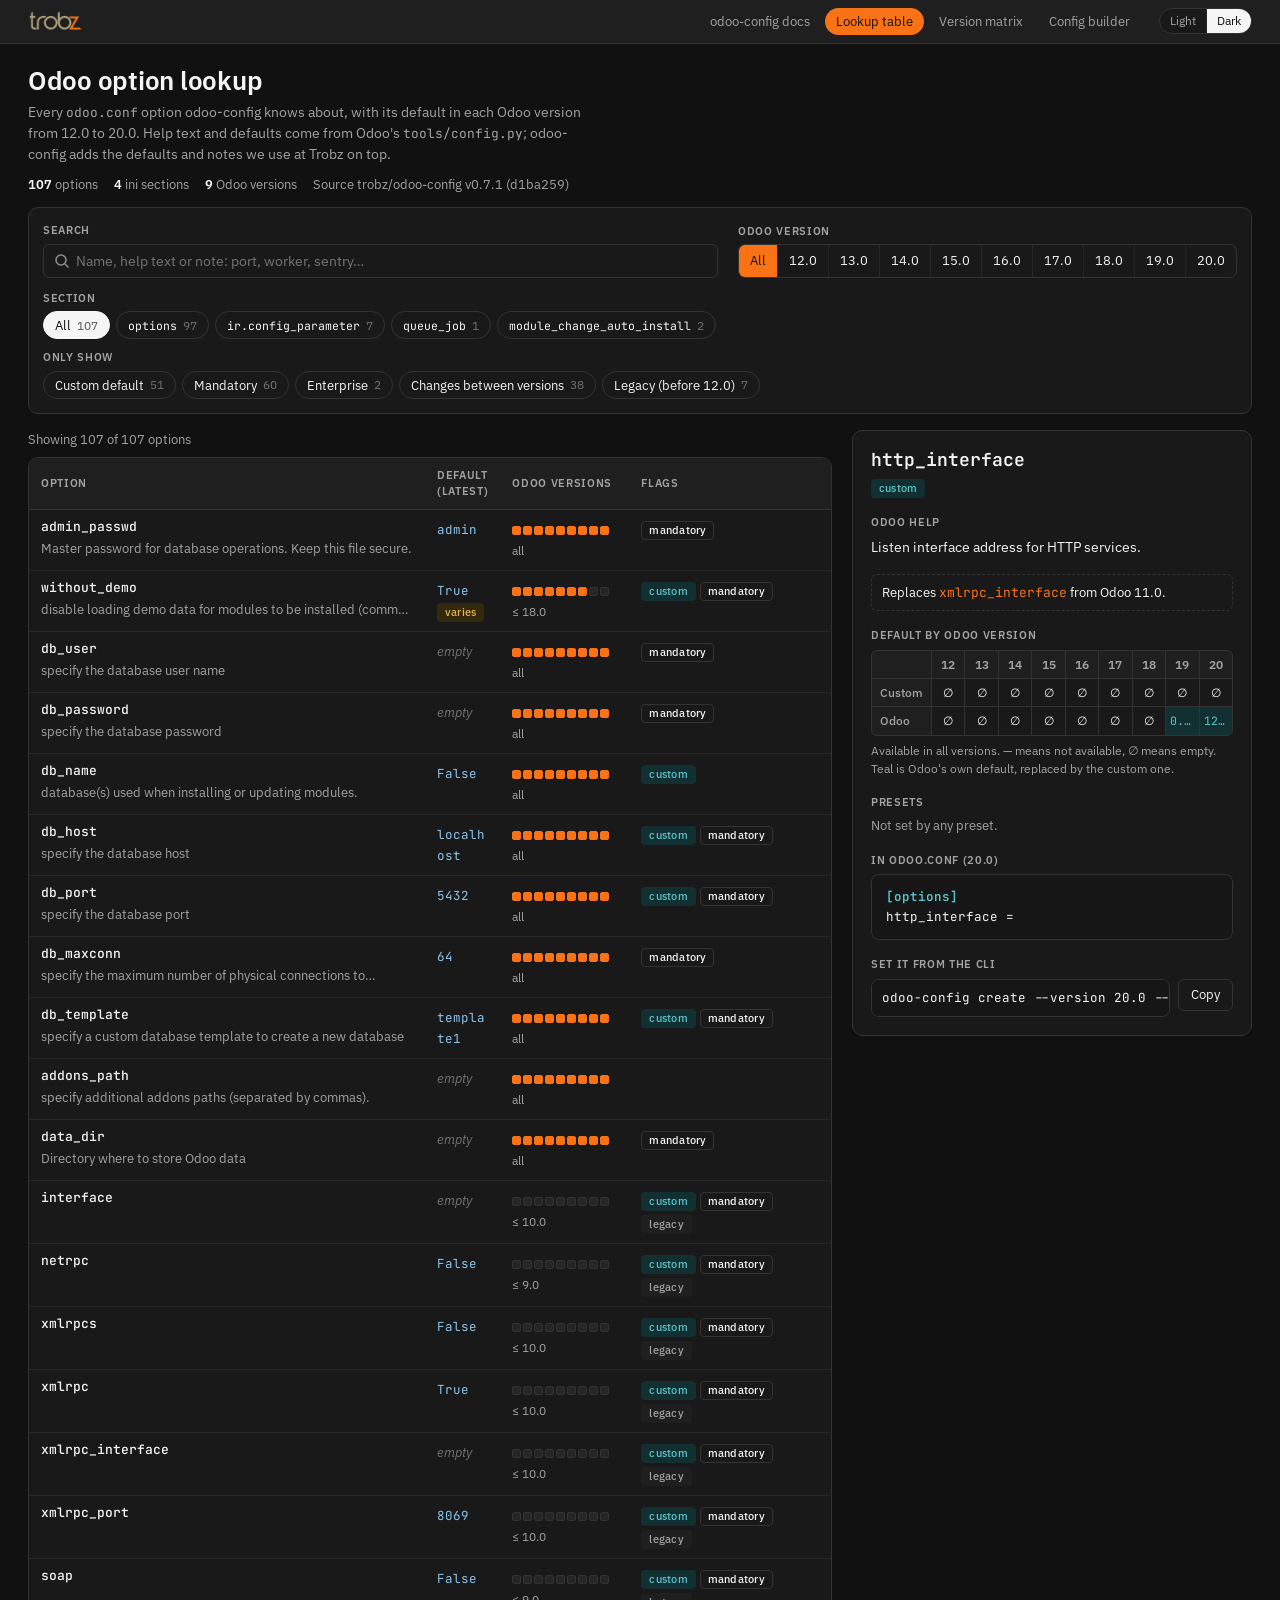
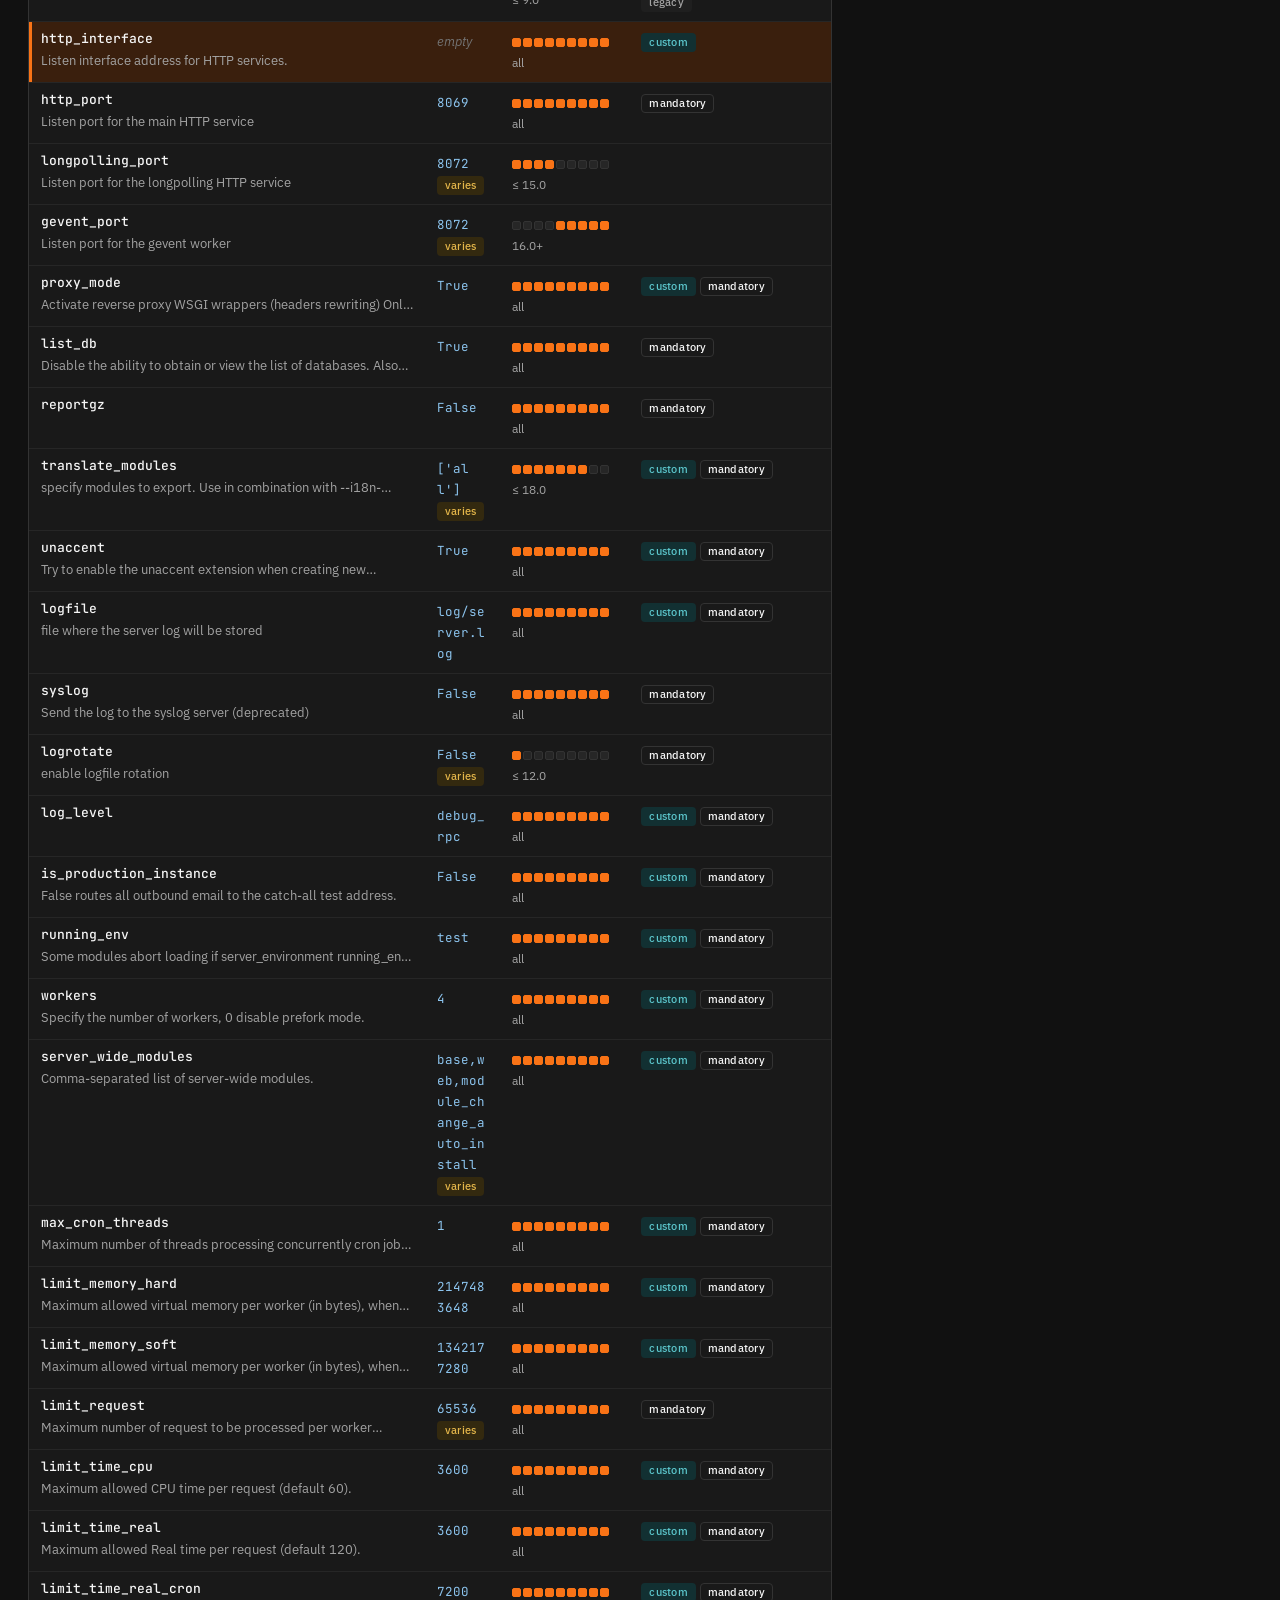
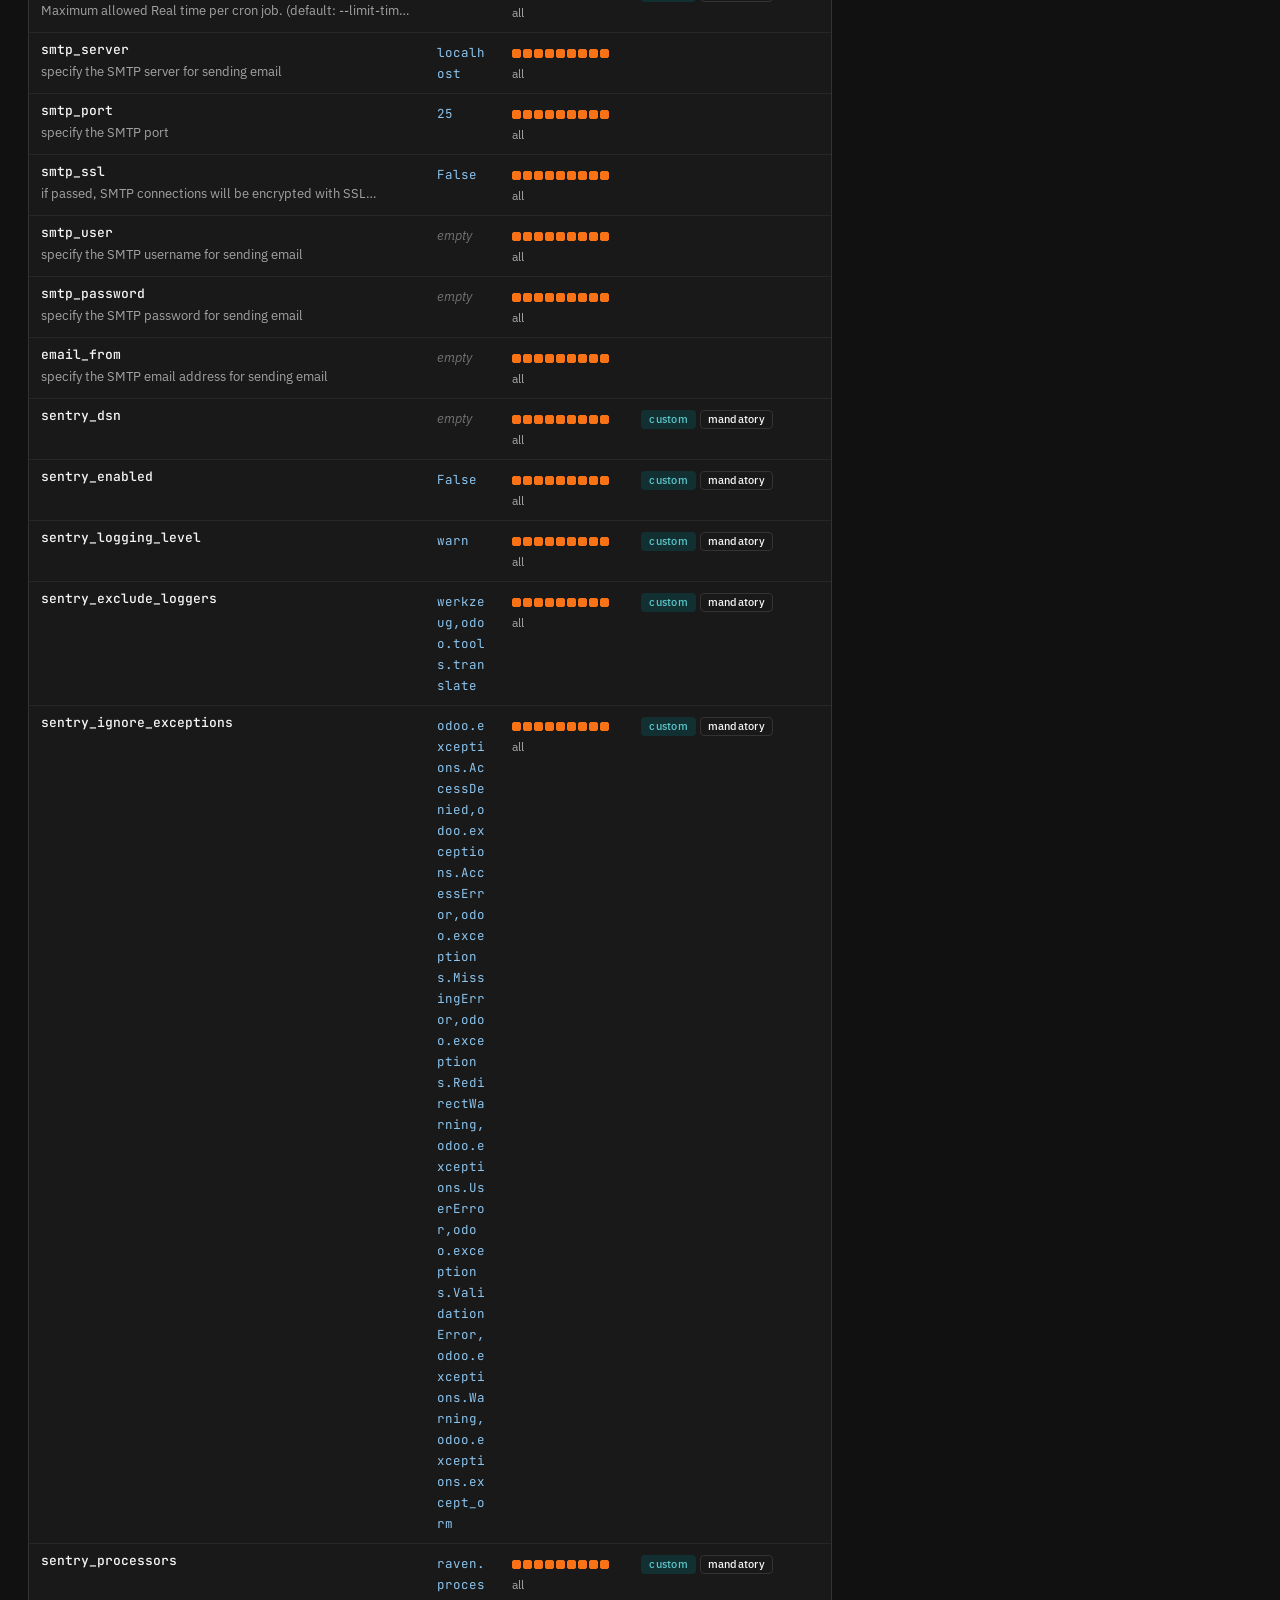
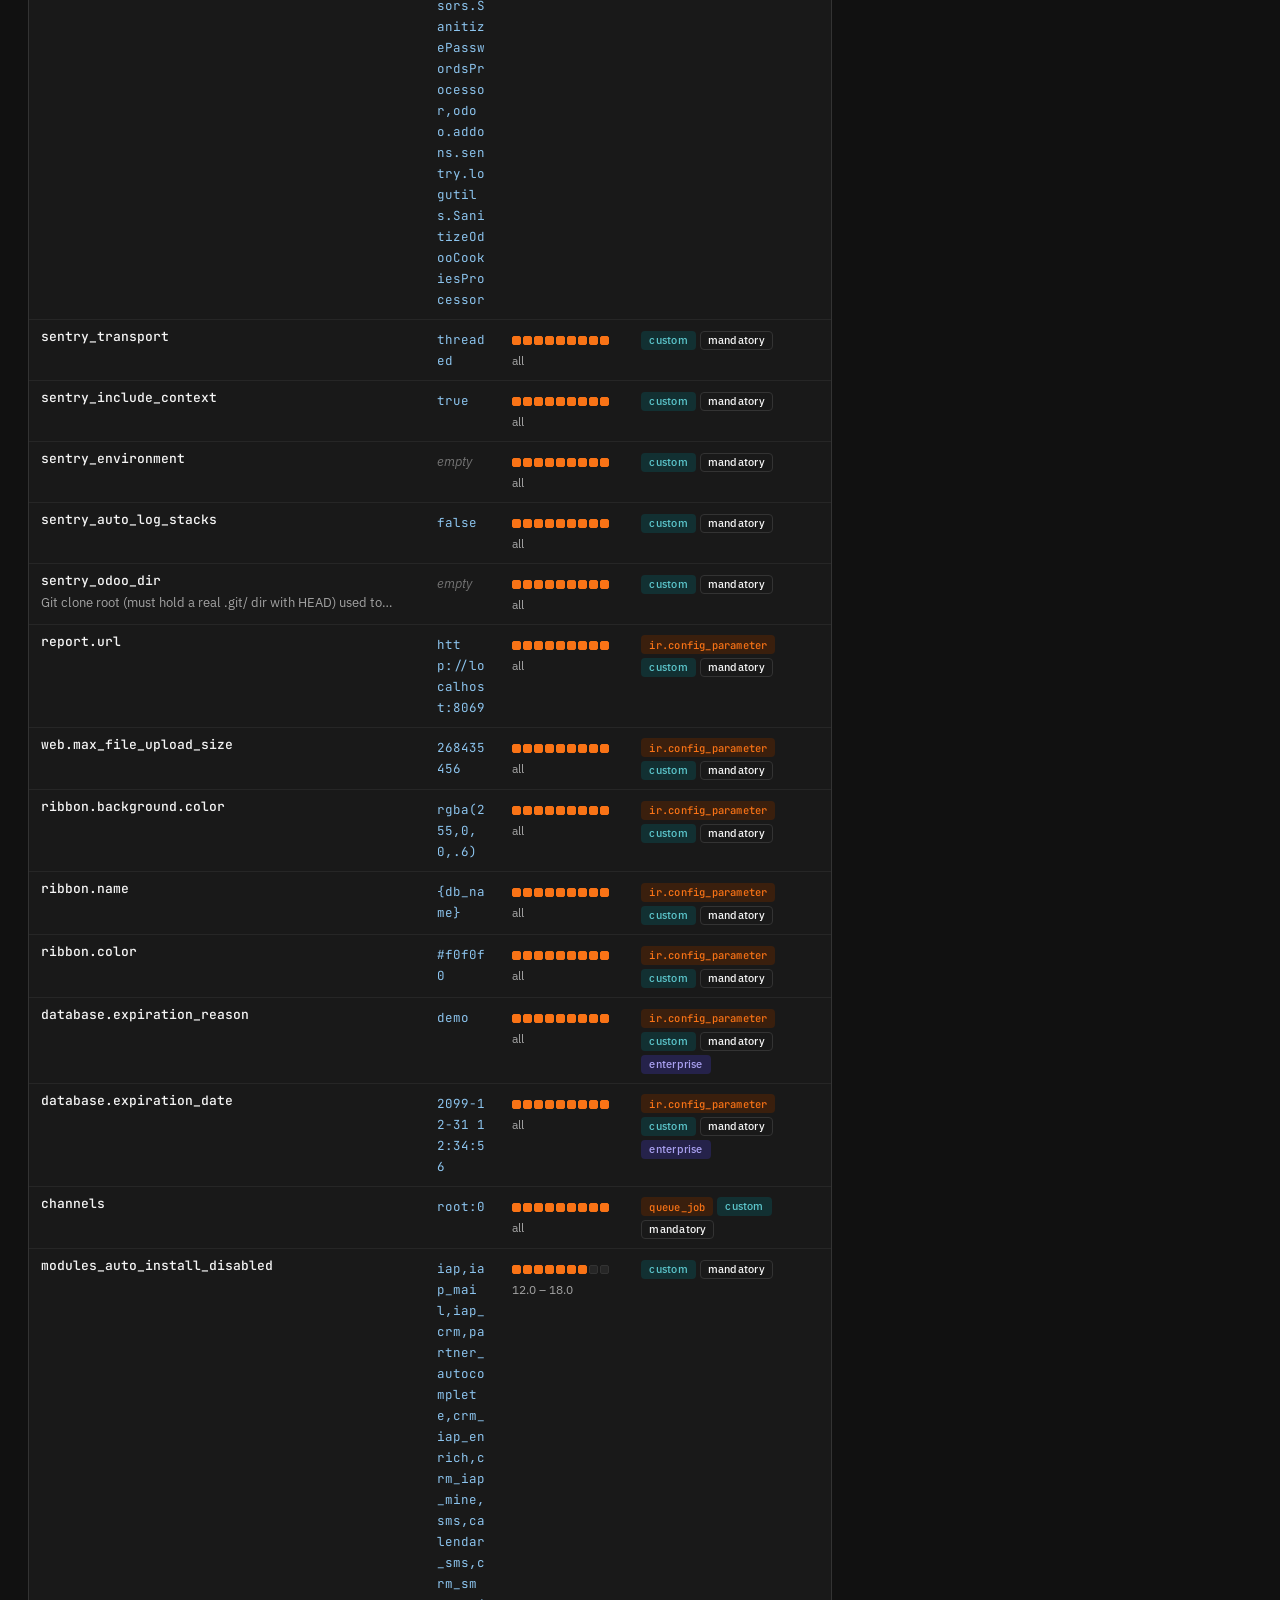
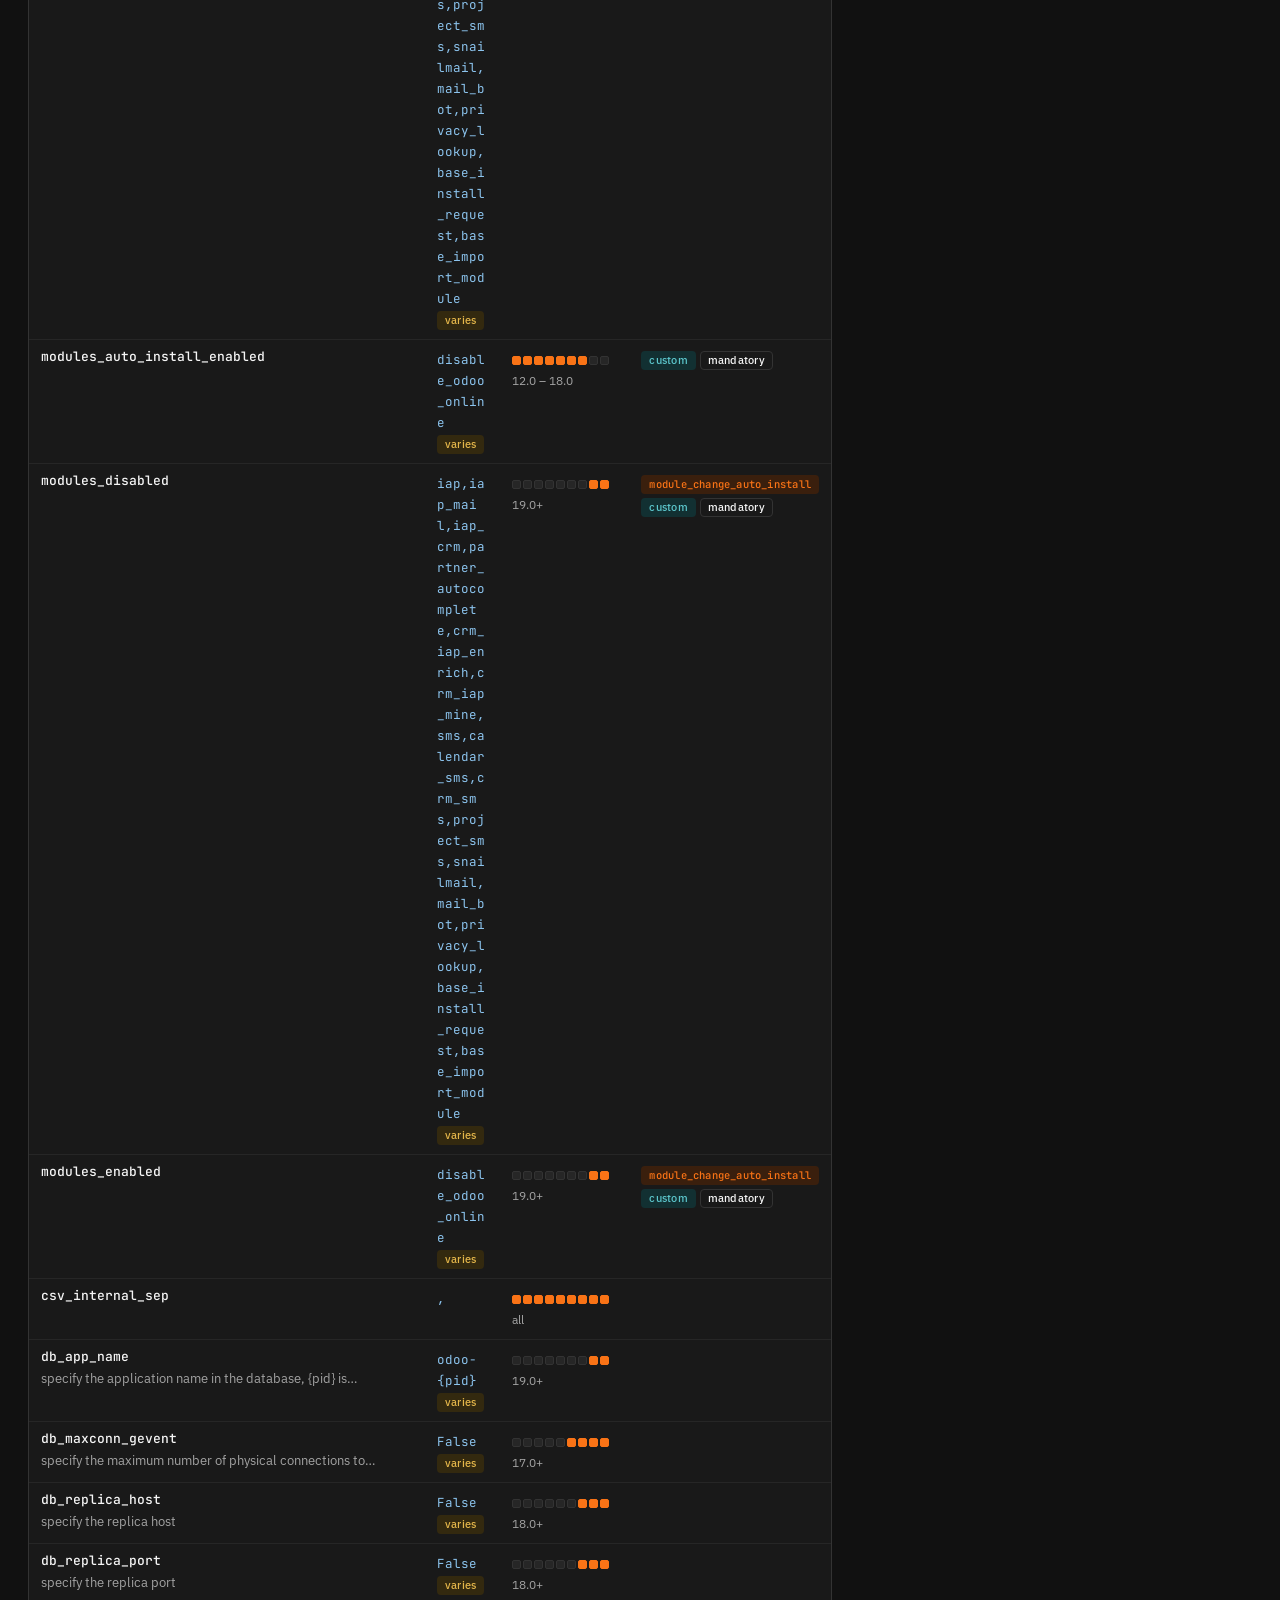
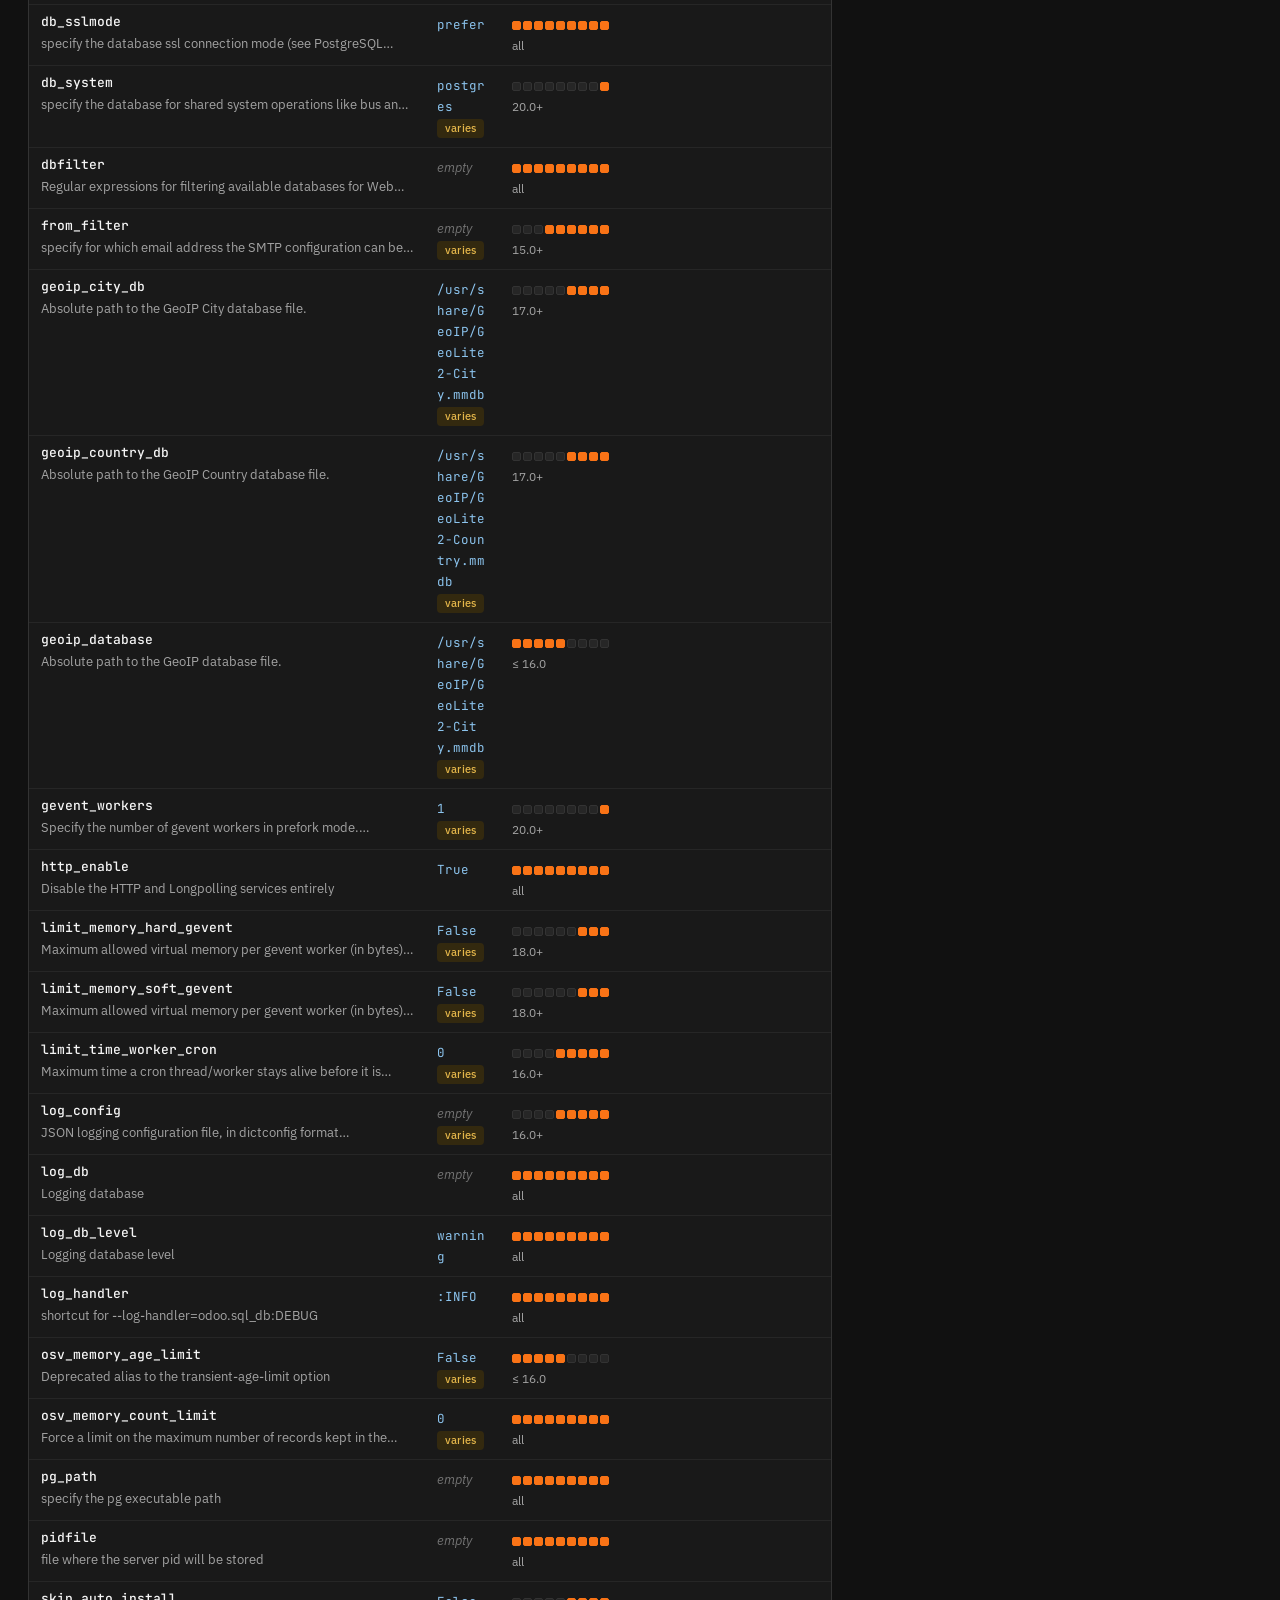
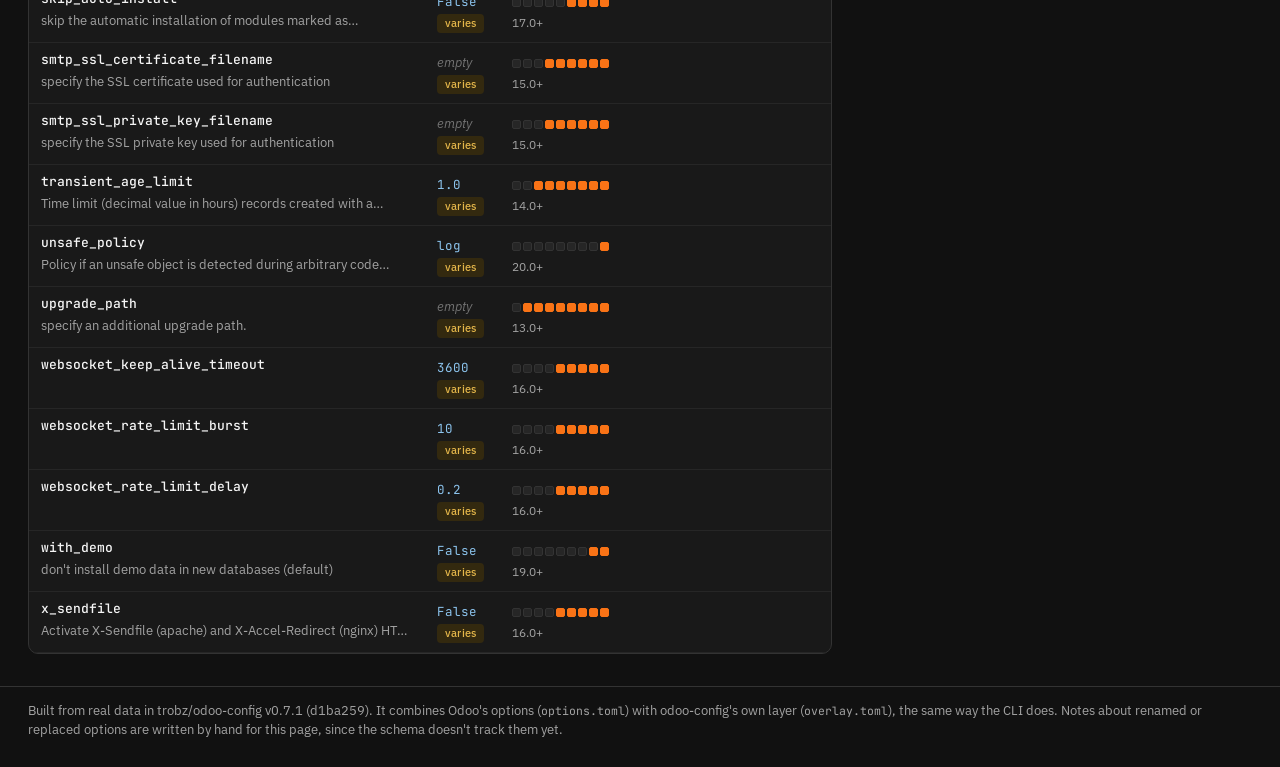
<file: site-docs/docs/web-tools/odoo-option-lookup/index.html>
<!doctype html>
<html lang="en">
<head>
<meta charset="utf-8">
<meta name="viewport" content="width=device-width, initial-scale=1">
<title>Odoo Option Lookup</title>
<link rel="preconnect" href="https://fonts.googleapis.com">
<link rel="preconnect" href="https://fonts.gstatic.com" crossorigin>
<link rel="stylesheet" href="https://fonts.googleapis.com/css2?family=IBM+Plex+Sans:wght@300;400;500;600;700&family=JetBrains+Mono:wght@400;500;600;700&display=swap">
<style>
:root{
  color-scheme:dark;
  --bg:#111111; --surface:#191919; --panel:#1f1f1f; --line:#333333; --line-soft:#262626;
  --ink:#f5f5f5; --muted:#a3a3a3; --faint:#737373;
  --accent:#f97316; --accent-ink:#111111; --accent-soft:#3a1f0d;
  --add:#57c88a; --add-bg:#16301f;
  --del:#f0837a; --del-bg:#3a1a18;
  --chg:#e4b64a; --chg-bg:#33290f;
  --trobz:#5cc6cc; --trobz-bg:#123032;
  --ent:#a9a0f0; --ent-bg:#25224a;
  --code-bg:#161616; --code-key:#fdba74; --code-val:#8cc4ee; --code-com:#8a8a8a; --code-sec:#5cc6cc;
  --shadow:0 1px 2px rgba(0,0,0,.3),0 4px 16px rgba(0,0,0,.25);
  --sans:"IBM Plex Sans",system-ui,-apple-system,"Segoe UI",sans-serif;
  --mono:"JetBrains Mono",ui-monospace,"SFMono-Regular",Menlo,Consolas,monospace;
}
:root[data-theme="light"]{
  color-scheme:light;
  --bg:#fafafa; --surface:#ffffff; --panel:#f4f4f5; --line:#e4e4e7; --line-soft:#efeff1;
  --ink:#18181b; --muted:#5f5f68; --faint:#a1a1aa;
  --accent:#c2410c; --accent-ink:#ffffff; --accent-soft:#ffedd5;
  --add:#1f7a4d; --add-bg:#e3f4ea;
  --del:#b42318; --del-bg:#fdecea;
  --chg:#8a5d00; --chg-bg:#fff2cc;
  --trobz:#0f6e74; --trobz-bg:#dff1f1;
  --ent:#4f46a5; --ent-bg:#ecebfa;
  --code-bg:#f7f7f8; --code-key:#c2410c; --code-val:#1f5f8a; --code-com:#80808a; --code-sec:#0f6e74;
  --shadow:0 1px 2px rgba(24,24,27,.06),0 4px 16px rgba(24,24,27,.06);
}

*{box-sizing:border-box}
body{background:var(--bg);color:var(--ink);font:14px/1.5 var(--sans);margin:0}
a{color:var(--accent)}
button,input,select{font:inherit;color:inherit}
:focus-visible{outline:2px solid var(--accent);outline-offset:2px}
@media (prefers-reduced-motion: reduce){*{transition:none!important;animation:none!important}}
code,.mono{font-family:var(--mono);font-size:.92em}

.wrap{max-width:1320px;margin:0 auto;padding-inline:16px}
@media (min-width:720px){.wrap{padding-inline:28px}}

/* Top strip: links between the three pages and the theme switch. */
.strip{background:var(--panel);border-bottom:1px solid var(--line);font-size:12.5px}
.strip .wrap{display:flex;flex-wrap:wrap;align-items:center;gap:6px 18px;padding-block:8px}
.strip .brand{display:flex;align-items:center}
.strip .brand img{height:22px;width:auto;display:block}
.strip nav{display:flex;flex-wrap:wrap;gap:4px;margin-left:auto}
.strip nav a{padding:3px 10px;border-radius:999px;color:var(--muted);text-decoration:none;border:1px solid transparent}
.strip nav a:hover{color:var(--ink);border-color:var(--line)}
.strip nav a[aria-current="page"]{background:var(--accent);color:var(--accent-ink)}
.theme{display:inline-flex;border:1px solid var(--line);border-radius:999px;overflow:hidden;background:var(--surface)}
.theme button{border:0;background:none;padding:3px 10px;font-size:12px;color:var(--muted);cursor:pointer}
.theme button + button{border-left:1px solid var(--line-soft)}
.theme button:hover{color:var(--ink)}
.theme button[aria-pressed="true"]{background:var(--ink);color:var(--bg)}

header.page{padding-block:22px 14px}
header.page h1{font:600 26px/1.15 var(--sans);letter-spacing:-.01em;margin:0 0 6px;text-wrap:balance}
header.page p{margin:0;color:var(--muted);max-width:72ch}
.meta{display:flex;flex-wrap:wrap;gap:4px 16px;margin-top:10px;font-size:12.5px;color:var(--muted)}
.meta b{color:var(--ink);font-weight:600;font-variant-numeric:tabular-nums}

footer.page{border-top:1px solid var(--line);margin-top:32px;padding-block:14px 28px;font-size:12.5px;color:var(--muted)}

/* Badges */
.badges{display:inline-flex;flex-wrap:wrap;gap:4px}
.b{display:inline-flex;align-items:center;height:19px;padding:0 7px;border-radius:4px;font:500 11px/1 var(--sans);letter-spacing:.02em;white-space:nowrap;border:1px solid transparent}
.b-trobz{background:var(--trobz-bg);color:var(--trobz)}
.b-mand{border-color:var(--line);color:var(--ink)}
.b-ent{background:var(--ent-bg);color:var(--ent)}
.b-legacy{background:var(--panel);color:var(--muted)}
.b-sec{background:var(--accent-soft);color:var(--accent);font-family:var(--mono);font-size:10.5px}
.b-add{background:var(--add-bg);color:var(--add)}
.b-del{background:var(--del-bg);color:var(--del)}
.b-chg{background:var(--chg-bg);color:var(--chg)}

/* Controls */
.field{display:flex;flex-direction:column;gap:5px}
.field > label,.label{font-size:11px;font-weight:600;letter-spacing:.06em;text-transform:uppercase;color:var(--muted)}
.input{height:34px;padding:0 10px;border:1px solid var(--line);border-radius:6px;background:var(--surface);min-width:0}
.input:focus{border-color:var(--accent);outline:none;box-shadow:0 0 0 3px var(--accent-soft)}
.search{width:100%;padding-left:32px;background:var(--surface) url("data:image/svg+xml,%3Csvg xmlns='http://www.w3.org/2000/svg' width='16' height='16' fill='none' stroke='%238a8a8a' stroke-width='1.6'%3E%3Ccircle cx='7' cy='7' r='5'/%3E%3Cpath d='m11 11 3.5 3.5'/%3E%3C/svg%3E") no-repeat 10px 50%}
.chips{display:flex;flex-wrap:wrap;gap:6px}
.chip{height:28px;padding:0 11px;border-radius:999px;border:1px solid var(--line);background:var(--surface);cursor:pointer;font-size:12.5px;display:inline-flex;align-items:center;gap:6px}
.chip:hover{border-color:var(--faint)}
.chip[aria-pressed="true"]{background:var(--ink);border-color:var(--ink);color:var(--bg)}
.chip .n{font-variant-numeric:tabular-nums;color:var(--faint);font-size:11.5px}
.chip[aria-pressed="true"] .n{color:inherit;opacity:.7}
.seg{display:inline-flex;flex-wrap:wrap;border:1px solid var(--line);border-radius:7px;overflow:hidden;background:var(--surface)}
.seg button{border:0;background:none;padding:6px 11px;cursor:pointer;font-size:13px;font-variant-numeric:tabular-nums;border-right:1px solid var(--line-soft)}
.seg button:last-child{border-right:0}
.seg button:hover{background:var(--panel)}
.seg button[aria-pressed="true"]{background:var(--accent);color:var(--accent-ink)}
.btn{height:32px;padding:0 12px;border-radius:6px;border:1px solid var(--line);background:var(--surface);cursor:pointer;font-size:13px;display:inline-flex;align-items:center;gap:6px}
.btn:hover{border-color:var(--faint)}
.btn.primary{background:var(--accent);border-color:var(--accent);color:var(--accent-ink)}
.switch{display:inline-flex;align-items:center;gap:8px;cursor:pointer;font-size:13px;user-select:none}
.switch input{appearance:none;width:30px;height:18px;border-radius:999px;background:var(--line);position:relative;cursor:pointer;margin:0;flex:none;transition:background .15s}
.switch input::after{content:"";position:absolute;top:2px;left:2px;width:14px;height:14px;border-radius:50%;background:var(--surface);transition:transform .15s}
.switch input:checked{background:var(--accent)}
.switch input:checked::after{transform:translateX(12px)}

/* ini code block */
.ini{font:12.5px/1.6 var(--mono);background:var(--code-bg);border:1px solid var(--line);border-radius:8px;padding:12px 14px;margin:0;overflow-x:auto;white-space:pre;color:var(--ink)}
:is(.ini,.hl) .s{color:var(--code-sec);font-weight:600}
:is(.ini,.hl) .c{color:var(--code-com);font-style:italic}
:is(.ini,.hl) .k{color:var(--code-key)}
:is(.ini,.hl) .v{color:var(--code-val)}

.muted{color:var(--muted)}
.empty{padding:28px;text-align:center;color:var(--muted)}
.note{font-size:12px;color:var(--muted)}
.sr{position:absolute;width:1px;height:1px;overflow:hidden;clip:rect(0 0 0 0)}

.toolbar{display:grid;gap:12px;padding:14px;border:1px solid var(--line);border-radius:10px;background:var(--surface)}
.toolbar .row{display:flex;flex-wrap:wrap;gap:10px 20px;align-items:flex-end}
.toolbar .grow{flex:1 1 260px}
.layout{display:grid;grid-template-columns:minmax(0,1fr);gap:20px;margin-top:16px;align-items:start}
@media (min-width:1000px){.layout{grid-template-columns:minmax(0,1fr) 400px}}
.count{font-size:12.5px;color:var(--muted);margin:0 0 8px;font-variant-numeric:tabular-nums}
.tbl-wrap{overflow-x:auto;border:1px solid var(--line);border-radius:10px;background:var(--surface)}
table{border-collapse:collapse;width:100%;min-width:620px}
th{font-size:11px;font-weight:600;letter-spacing:.06em;text-transform:uppercase;color:var(--muted);text-align:left;padding:9px 12px;border-bottom:1px solid var(--line);background:var(--panel);position:sticky;top:0}
td{padding:9px 12px;border-bottom:1px solid var(--line-soft);vertical-align:top}
tbody tr.opt{cursor:pointer}
tbody tr.opt:hover{background:var(--panel)}
tbody tr.opt[aria-selected="true"]{background:var(--accent-soft)}
tbody tr.opt[aria-selected="true"] td:first-child{box-shadow:inset 3px 0 0 var(--accent)}
.key{font:500 13px/1.3 var(--mono);word-break:break-all}
.help{color:var(--muted);font-size:12.5px;margin-top:3px;display:-webkit-box;-webkit-line-clamp:1;-webkit-box-orient:vertical;overflow:hidden;max-width:52ch}
.val{font:12.5px/1.3 var(--mono);color:var(--code-val);word-break:break-all;max-width:22ch}
.val.empty-val{color:var(--faint);font-style:italic;font-family:var(--sans)}
.dots{display:inline-grid;grid-template-columns:repeat(9,9px);gap:2px;vertical-align:middle;margin-right:8px}
.dots i{width:9px;height:9px;border-radius:2px;background:var(--line-soft);border:1px solid var(--line)}
.dots i.on{background:var(--accent);border-color:var(--accent)}
.dots i.sel{outline:1.5px solid var(--ink);outline-offset:1px}
.range{font-size:12px;color:var(--muted);white-space:nowrap;font-variant-numeric:tabular-nums}
tr.exp td{background:var(--panel);padding:14px}
@media (min-width:1000px){tr.exp{display:none}}
@media (max-width:999px){#detail{display:none}}

.detail{border:1px solid var(--line);border-radius:10px;background:var(--surface);box-shadow:var(--shadow);padding:18px;display:grid;grid-template-columns:minmax(0,1fr);gap:16px}
#detail{position:sticky;top:calc(env(safe-area-inset-top,0px) + 12px);max-height:calc(100vh - 24px);overflow:auto}
tr.exp .detail{box-shadow:none}
.detail h2{font:600 18px/1.25 var(--mono);margin:0 0 6px;word-break:break-all}
.detail h3{font-size:11px;font-weight:600;letter-spacing:.06em;text-transform:uppercase;color:var(--muted);margin:0 0 6px}
.detail p{margin:0}
.note-box{border-left:3px solid var(--trobz);background:var(--trobz-bg);padding:8px 10px;border-radius:0 6px 6px 0;font-size:13px}
.vgrid{display:grid;grid-template-columns:auto repeat(9,minmax(0,1fr));gap:1px;background:var(--line);border:1px solid var(--line);border-radius:6px;overflow:hidden;font-size:11.5px}
.vgrid > div{background:var(--surface);padding:5px 4px;text-align:center;font-variant-numeric:tabular-nums;min-width:0;overflow:hidden;text-overflow:ellipsis;white-space:nowrap}
.vgrid .h{background:var(--panel);color:var(--muted);font-weight:600}
.vgrid .rl{background:var(--panel);color:var(--muted);text-align:left;padding-inline:8px;font-weight:500}
.vgrid .v{font-family:var(--mono)}
.vgrid .na{color:var(--faint)}
.vgrid .chg{background:var(--chg-bg);color:var(--chg);font-weight:500}
.vgrid .ovr{background:var(--trobz-bg);color:var(--trobz)}
.kv{display:grid;grid-template-columns:auto 1fr;gap:4px 12px;font-size:13px}
.kv dt{color:var(--muted)}
.kv dd{margin:0;font-family:var(--mono);font-size:12.5px;word-break:break-all}
.cli{display:flex;gap:8px;align-items:stretch}
.cli .ini{flex:1;min-width:0;padding:8px 10px}
.succ{font-size:13px;border:1px dashed var(--line);border-radius:6px;padding:8px 10px}
.succ a{font-family:var(--mono);cursor:pointer}
</style>
</head>
<body>
<div class="strip"><div class="wrap"><a class="brand" href="https://trobz.com"><img src="../../assets/trobz-logo.png" alt="Trobz" height="22"></a><nav aria-label="Pages"><a href="../../">odoo-config docs</a><a href="../odoo-option-lookup/" aria-current="page">Lookup table</a><a href="../odoo-option-matrix/">Version matrix</a><a href="../odoo-conf-builder/">Config builder</a></nav><div class="theme" role="group" aria-label="Theme"><button type="button" data-t="light">Light</button><button type="button" data-t="dark">Dark</button></div></div></div>
<script>(() => {
  // Share the light/dark choice with the zensical docs pages: same localStorage
  // key and value shape as their palette toggle (theme.palette in zensical.toml).
  const root = document.documentElement, KEY = new URL("../../", location).pathname + ".__palette";
  const SCHEME = { light: [0, "default"], dark: [1, "slate"] };
  const apply = (mode) => {
    root.dataset.theme = mode;
    document.querySelectorAll(".theme button").forEach((b) => b.setAttribute("aria-pressed", b.dataset.t === mode));
  };
  let saved = null;
  try { saved = JSON.parse(localStorage.getItem(KEY)); } catch (e) {}
  apply(saved?.color?.scheme === "default" ? "light" : "dark");
  document.querySelector(".theme").addEventListener("click", (e) => {
    const b = e.target.closest("button"); if (!b) return;
    const [index, scheme] = SCHEME[b.dataset.t];
    try { localStorage.setItem(KEY, JSON.stringify({ index, color: { media: "none", scheme, primary: "indigo", accent: "indigo" } })); } catch (e) {}
    apply(b.dataset.t);
  });
})();</script>

<header class="page wrap">
  <h1>Odoo option lookup</h1>
  <p>Every <code>odoo.conf</code> option odoo-config knows about, with its default in each Odoo version from <span data-vrange>12.0 to 20.0</span>. Help text and defaults come from Odoo's <code>tools/config.py</code>; odoo-config adds the defaults and notes we use at Trobz on top.</p>
  <div class="meta"><span><b data-count>0</b> options</span><span><b data-sections>3</b> ini sections</span><span><b data-versions>9</b> Odoo versions</span><span>Source <span data-src></span></span></div>
</header>

<main class="wrap">
  <section class="toolbar" aria-label="Filters">
    <div class="row">
      <div class="field grow"><label for="q">Search</label><input id="q" class="input search" type="search" placeholder="Name, help text or note: port, worker, sentry…" autocomplete="off"></div>
      <div class="field"><span class="label" id="ver-l">Odoo version</span><div class="seg" id="ver" role="group" aria-labelledby="ver-l"></div></div>
    </div>
    <div class="row">
      <div class="field"><span class="label">Section</span><div class="chips" id="sec"></div></div>
      <div class="field"><span class="label">Only show</span><div class="chips" id="flags"></div></div>
    </div>
  </section>

  <div class="layout">
    <div>
      <p class="count" id="count" aria-live="polite"></p>
      <div class="tbl-wrap">
        <table>
          <thead><tr><th>Option</th><th id="def-h">Default</th><th>Odoo versions</th><th>Flags</th></tr></thead>
          <tbody id="rows"></tbody>
        </table>
      </div>
    </div>
    <aside id="detail" aria-label="Option detail"></aside>
  </div>
</main>

<footer class="page wrap">
  Built from real data in <span data-src></span>. It combines Odoo's options (<code>options.toml</code>) with odoo-config's own layer (<code>overlay.toml</code>), the same way the CLI does. Notes about renamed or replaced options are written by hand for this page, since the schema doesn't track them yet.
</footer>

<script type="application/json" id="schema-data">{"source":{"repo":"trobz/odoo-config","commit":"d1ba259","describe":"v0.7.1"},"versions":["12.0","13.0","14.0","15.0","16.0","17.0","18.0","19.0","20.0"],"presets":{"integration":{"max_cron_threads":"0","is_production_instance":"False"},"staging":{"max_cron_threads":"0","is_production_instance":"False"},"production":{"max_cron_threads":"0","is_production_instance":"True","list_db":"False","ribbon.name":""}},"preset_hints":{"production":{"max_cron_threads":"2"}},"options":[{"key":"admin_passwd","default":"admin","comment":"Master password for database operations. Keep this file secure.","mandatory":true,"type":"str","in_core":true,"in_overlay":true,"trobz":false,"core_default":"admin","versions":{"12.0":"admin","13.0":"admin","14.0":"admin","15.0":"admin","16.0":"admin","17.0":"admin","18.0":"admin","19.0":"admin","20.0":"admin"},"core_versions":{"12.0":"admin","13.0":"admin","14.0":"admin","15.0":"admin","16.0":"admin","17.0":"admin","18.0":"admin","19.0":"admin","20.0":"admin"}},{"key":"without_demo","default":"True","help":"disable loading demo data for modules to be installed (comma-separated, use \"all\" for all modules). Requires -d and -i. Default is %default","mandatory":true,"max_version":"18.0","type":"str","in_core":true,"in_overlay":true,"trobz":true,"core_default":"False","versions":{"12.0":"True","13.0":"True","14.0":"True","15.0":"True","16.0":"True","17.0":"True","18.0":"True","19.0":null,"20.0":null},"core_versions":{"12.0":"False","13.0":"False","14.0":"False","15.0":"False","16.0":"False","17.0":"False","18.0":"False","19.0":null,"20.0":null}},{"key":"db_user","default":"","help":"specify the database user name","mandatory":true,"type":"str","in_core":true,"in_overlay":true,"trobz":false,"core_default":"","versions":{"12.0":"","13.0":"","14.0":"","15.0":"","16.0":"","17.0":"","18.0":"","19.0":"","20.0":""},"core_versions":{"12.0":"","13.0":"","14.0":"","15.0":"","16.0":"","17.0":"","18.0":"","19.0":"","20.0":""}},{"key":"db_password","default":"","help":"specify the database password","mandatory":true,"type":"str","in_core":true,"in_overlay":true,"trobz":false,"core_default":"","versions":{"12.0":"","13.0":"","14.0":"","15.0":"","16.0":"","17.0":"","18.0":"","19.0":"","20.0":""},"core_versions":{"12.0":"","13.0":"","14.0":"","15.0":"","16.0":"","17.0":"","18.0":"","19.0":"","20.0":""}},{"key":"db_name","default":"False","help":"database(s) used when installing or updating modules.","comment":"Uncomment after the database is created to enable module auto-check.","commented":true,"type":"str","in_core":true,"in_overlay":true,"trobz":true,"core_default":"","versions":{"12.0":"False","13.0":"False","14.0":"False","15.0":"False","16.0":"False","17.0":"False","18.0":"False","19.0":"False","20.0":"False"},"core_versions":{"12.0":"","13.0":"","14.0":"","15.0":"","16.0":"","17.0":"","18.0":"","19.0":"","20.0":""}},{"key":"db_host","default":"localhost","help":"specify the database host","mandatory":true,"type":"str","in_core":true,"in_overlay":true,"trobz":true,"core_default":"","versions":{"12.0":"localhost","13.0":"localhost","14.0":"localhost","15.0":"localhost","16.0":"localhost","17.0":"localhost","18.0":"localhost","19.0":"localhost","20.0":"localhost"},"core_versions":{"12.0":"","13.0":"","14.0":"","15.0":"","16.0":"","17.0":"","18.0":"","19.0":"","20.0":""}},{"key":"db_port","default":"5432","help":"specify the database port","mandatory":true,"type":"int","in_core":true,"in_overlay":true,"trobz":true,"core_default":"False","versions":{"12.0":"5432","13.0":"5432","14.0":"5432","15.0":"5432","16.0":"5432","17.0":"5432","18.0":"5432","19.0":"5432","20.0":"5432"},"core_versions":{"12.0":"False","13.0":"False","14.0":"False","15.0":"False","16.0":"False","17.0":"False","18.0":"False","19.0":"False","20.0":"False"}},{"key":"db_maxconn","default":"64","help":"specify the maximum number of physical connections to PostgreSQL","mandatory":true,"type":"int","in_core":true,"in_overlay":true,"trobz":false,"core_default":"64","versions":{"12.0":"64","13.0":"64","14.0":"64","15.0":"64","16.0":"64","17.0":"64","18.0":"64","19.0":"64","20.0":"64"},"core_versions":{"12.0":"64","13.0":"64","14.0":"64","15.0":"64","16.0":"64","17.0":"64","18.0":"64","19.0":"64","20.0":"64"}},{"key":"db_template","default":"template1","help":"specify a custom database template to create a new database","mandatory":true,"type":"str","in_core":true,"in_overlay":true,"trobz":true,"core_default":"template0","versions":{"12.0":"template1","13.0":"template1","14.0":"template1","15.0":"template1","16.0":"template1","17.0":"template1","18.0":"template1","19.0":"template1","20.0":"template1"},"core_versions":{"12.0":"template0","13.0":"template0","14.0":"template0","15.0":"template0","16.0":"template0","17.0":"template0","18.0":"template0","19.0":"template0","20.0":"template0"}},{"key":"addons_path","default":"","help":"specify additional addons paths (separated by commas).","comment":"Comma-separated list of addons directories.","type":"str","in_core":true,"in_overlay":true,"trobz":false,"core_default":"","versions":{"12.0":"","13.0":"","14.0":"","15.0":"","16.0":"","17.0":"","18.0":"","19.0":"","20.0":""},"core_versions":{"12.0":"","13.0":"","14.0":"","15.0":"","16.0":"","17.0":"","18.0":"","19.0":"","20.0":""}},{"key":"data_dir","help":"Directory where to store Odoo data","mandatory":true,"type":"str","in_core":true,"in_overlay":true,"trobz":false,"core_default":"","versions":{"12.0":"","13.0":"","14.0":"","15.0":"","16.0":"","17.0":"","18.0":"","19.0":"","20.0":""},"core_versions":{"12.0":"","13.0":"","14.0":"","15.0":"","16.0":"","17.0":"","18.0":"","19.0":"","20.0":""}},{"key":"interface","default":"","mandatory":true,"max_version":"10.0","type":"str","in_core":false,"in_overlay":true,"trobz":true,"core_default":null,"versions":{"12.0":null,"13.0":null,"14.0":null,"15.0":null,"16.0":null,"17.0":null,"18.0":null,"19.0":null,"20.0":null}},{"key":"netrpc","default":"False","mandatory":true,"max_version":"9.0","type":"str","in_core":false,"in_overlay":true,"trobz":true,"core_default":null,"versions":{"12.0":null,"13.0":null,"14.0":null,"15.0":null,"16.0":null,"17.0":null,"18.0":null,"19.0":null,"20.0":null}},{"key":"xmlrpcs","default":"False","mandatory":true,"max_version":"10.0","type":"str","in_core":false,"in_overlay":true,"trobz":true,"core_default":null,"versions":{"12.0":null,"13.0":null,"14.0":null,"15.0":null,"16.0":null,"17.0":null,"18.0":null,"19.0":null,"20.0":null}},{"key":"xmlrpc","default":"True","mandatory":true,"max_version":"10.0","type":"str","in_core":false,"in_overlay":true,"trobz":true,"core_default":null,"versions":{"12.0":null,"13.0":null,"14.0":null,"15.0":null,"16.0":null,"17.0":null,"18.0":null,"19.0":null,"20.0":null}},{"key":"xmlrpc_interface","default":"","mandatory":true,"max_version":"10.0","type":"str","in_core":false,"in_overlay":true,"trobz":true,"core_default":null,"versions":{"12.0":null,"13.0":null,"14.0":null,"15.0":null,"16.0":null,"17.0":null,"18.0":null,"19.0":null,"20.0":null}},{"key":"xmlrpc_port","default":"8069","mandatory":true,"max_version":"10.0","type":"int","in_core":false,"in_overlay":true,"trobz":true,"core_default":null,"versions":{"12.0":null,"13.0":null,"14.0":null,"15.0":null,"16.0":null,"17.0":null,"18.0":null,"19.0":null,"20.0":null}},{"key":"soap","default":"False","mandatory":true,"max_version":"9.0","type":"str","in_core":false,"in_overlay":true,"trobz":true,"core_default":null,"versions":{"12.0":null,"13.0":null,"14.0":null,"15.0":null,"16.0":null,"17.0":null,"18.0":null,"19.0":null,"20.0":null}},{"key":"http_interface","default":"","help":"Listen interface address for HTTP services.","type":"str","in_core":true,"in_overlay":true,"trobz":true,"core_default":"127.0.0.1","versions":{"12.0":"","13.0":"","14.0":"","15.0":"","16.0":"","17.0":"","18.0":"","19.0":"","20.0":""},"core_versions":{"12.0":"","13.0":"","14.0":"","15.0":"","16.0":"","17.0":"","18.0":"","19.0":"0.0.0.0","20.0":"127.0.0.1"}},{"key":"http_port","default":"8069","help":"Listen port for the main HTTP service","mandatory":true,"type":"int","in_core":true,"in_overlay":true,"trobz":false,"core_default":"8069","versions":{"12.0":"8069","13.0":"8069","14.0":"8069","15.0":"8069","16.0":"8069","17.0":"8069","18.0":"8069","19.0":"8069","20.0":"8069"},"core_versions":{"12.0":"8069","13.0":"8069","14.0":"8069","15.0":"8069","16.0":"8069","17.0":"8069","18.0":"8069","19.0":"8069","20.0":"8069"}},{"key":"longpolling_port","default":"8072","help":"Listen port for the longpolling HTTP service","max_version":"15.0","type":"int","in_core":true,"in_overlay":true,"trobz":false,"core_default":"8072","versions":{"12.0":"8072","13.0":"8072","14.0":"8072","15.0":"8072","16.0":null,"17.0":null,"18.0":null,"19.0":null,"20.0":null},"core_versions":{"12.0":"8072","13.0":"8072","14.0":"8072","15.0":"8072","16.0":null,"17.0":null,"18.0":null,"19.0":null,"20.0":null}},{"key":"gevent_port","default":"8072","help":"Listen port for the gevent worker","min_version":"16.0","type":"int","in_core":true,"in_overlay":true,"trobz":false,"core_default":"8072","versions":{"12.0":null,"13.0":null,"14.0":null,"15.0":null,"16.0":"8072","17.0":"8072","18.0":"8072","19.0":"8072","20.0":"8072"},"core_versions":{"12.0":null,"13.0":null,"14.0":null,"15.0":null,"16.0":"8072","17.0":"8072","18.0":"8072","19.0":"8072","20.0":"8072"}},{"key":"proxy_mode","default":"True","help":"Activate reverse proxy WSGI wrappers (headers rewriting) Only enable this when running behind a trusted web proxy!","mandatory":true,"type":"str","in_core":true,"in_overlay":true,"trobz":true,"core_default":"False","versions":{"12.0":"True","13.0":"True","14.0":"True","15.0":"True","16.0":"True","17.0":"True","18.0":"True","19.0":"True","20.0":"True"},"core_versions":{"12.0":"False","13.0":"False","14.0":"False","15.0":"False","16.0":"False","17.0":"False","18.0":"False","19.0":"False","20.0":"False"}},{"key":"list_db","default":"True","help":"Disable the ability to obtain or view the list of databases. Also disable access to the database manager and selector, so be sure to set a proper --database parameter first","mandatory":true,"type":"str","in_core":true,"in_overlay":true,"trobz":false,"core_default":"True","versions":{"12.0":"True","13.0":"True","14.0":"True","15.0":"True","16.0":"True","17.0":"True","18.0":"True","19.0":"True","20.0":"True"},"core_versions":{"12.0":"True","13.0":"True","14.0":"True","15.0":"True","16.0":"True","17.0":"True","18.0":"True","19.0":"True","20.0":"True"}},{"key":"reportgz","default":"False","mandatory":true,"type":"str","in_core":true,"in_overlay":true,"trobz":false,"core_default":"False","versions":{"12.0":"False","13.0":"False","14.0":"False","15.0":"False","16.0":"False","17.0":"False","18.0":"False","19.0":"False","20.0":"False"},"core_versions":{"12.0":"False","13.0":"False","14.0":"False","15.0":"False","16.0":"False","17.0":"False","18.0":"False","19.0":"False","20.0":"False"}},{"key":"translate_modules","default":"['all']","help":"specify modules to export. Use in combination with --i18n-export","mandatory":true,"max_version":"18.0","type":"str","in_core":true,"in_overlay":true,"trobz":true,"core_default":"","versions":{"12.0":"['all']","13.0":"['all']","14.0":"['all']","15.0":"['all']","16.0":"['all']","17.0":"['all']","18.0":"['all']","19.0":null,"20.0":null},"core_versions":{"12.0":"","13.0":"","14.0":"","15.0":"","16.0":"","17.0":"","18.0":"","19.0":null,"20.0":null}},{"key":"unaccent","default":"True","help":"Try to enable the unaccent extension when creating new databases.","mandatory":true,"type":"str","in_core":true,"in_overlay":true,"trobz":true,"core_default":"False","versions":{"12.0":"True","13.0":"True","14.0":"True","15.0":"True","16.0":"True","17.0":"True","18.0":"True","19.0":"True","20.0":"True"},"core_versions":{"12.0":"False","13.0":"False","14.0":"False","15.0":"False","16.0":"False","17.0":"False","18.0":"False","19.0":"False","20.0":"False"}},{"key":"logfile","default":"log/server.log","help":"file where the server log will be stored","mandatory":true,"type":"str","in_core":true,"in_overlay":true,"trobz":true,"core_default":"","versions":{"12.0":"log/server.log","13.0":"log/server.log","14.0":"log/server.log","15.0":"log/server.log","16.0":"log/server.log","17.0":"log/server.log","18.0":"log/server.log","19.0":"log/server.log","20.0":"log/server.log"},"core_versions":{"12.0":"","13.0":"","14.0":"","15.0":"","16.0":"","17.0":"","18.0":"","19.0":"","20.0":""}},{"key":"syslog","default":"False","help":"Send the log to the syslog server (deprecated)","mandatory":true,"type":"str","in_core":true,"in_overlay":true,"trobz":false,"core_default":"False","versions":{"12.0":"False","13.0":"False","14.0":"False","15.0":"False","16.0":"False","17.0":"False","18.0":"False","19.0":"False","20.0":"False"},"core_versions":{"12.0":"False","13.0":"False","14.0":"False","15.0":"False","16.0":"False","17.0":"False","18.0":"False","19.0":"False","20.0":"False"}},{"key":"logrotate","default":"False","help":"enable logfile rotation","mandatory":true,"max_version":"12.0","type":"str","in_core":true,"in_overlay":true,"trobz":false,"core_default":"False","versions":{"12.0":"False","13.0":null,"14.0":null,"15.0":null,"16.0":null,"17.0":null,"18.0":null,"19.0":null,"20.0":null},"core_versions":{"12.0":"False","13.0":null,"14.0":null,"15.0":null,"16.0":null,"17.0":null,"18.0":null,"19.0":null,"20.0":null}},{"key":"log_level","default":"debug_rpc","mandatory":true,"type":"str","in_core":true,"in_overlay":true,"trobz":true,"core_default":"info","versions":{"12.0":"debug_rpc","13.0":"debug_rpc","14.0":"debug_rpc","15.0":"debug_rpc","16.0":"debug_rpc","17.0":"debug_rpc","18.0":"debug_rpc","19.0":"debug_rpc","20.0":"debug_rpc"},"core_versions":{"12.0":"info","13.0":"info","14.0":"info","15.0":"info","16.0":"info","17.0":"info","18.0":"info","19.0":"info","20.0":"info"}},{"key":"is_production_instance","default":"False","comment":"False routes all outbound email to the catch-all test address.","mandatory":true,"type":"str","in_core":false,"in_overlay":true,"trobz":true,"core_default":null,"versions":{"12.0":"False","13.0":"False","14.0":"False","15.0":"False","16.0":"False","17.0":"False","18.0":"False","19.0":"False","20.0":"False"}},{"key":"running_env","default":"test","comment":"Some modules abort loading if server_environment running_env is unset.","mandatory":true,"type":"str","in_core":false,"in_overlay":true,"trobz":true,"core_default":null,"versions":{"12.0":"test","13.0":"test","14.0":"test","15.0":"test","16.0":"test","17.0":"test","18.0":"test","19.0":"test","20.0":"test"}},{"key":"workers","default":"4","help":"Specify the number of workers, 0 disable prefork mode.","mandatory":true,"type":"int","in_core":true,"in_overlay":true,"trobz":true,"core_default":"0","versions":{"12.0":"4","13.0":"4","14.0":"4","15.0":"4","16.0":"4","17.0":"4","18.0":"4","19.0":"4","20.0":"4"},"core_versions":{"12.0":"0","13.0":"0","14.0":"0","15.0":"0","16.0":"0","17.0":"0","18.0":"0","19.0":"0","20.0":"0"}},{"key":"server_wide_modules","default":"base,web","help":"Comma-separated list of server-wide modules.","mandatory":true,"by_version":{"8.0":"base,web","12.0":"base,web,module_change_auto_install","13.0":"base,web","14.0":"base,web,module_change_auto_install"},"type":"str","in_core":true,"in_overlay":true,"trobz":true,"core_default":"base,web","versions":{"12.0":"base,web,module_change_auto_install","13.0":"base,web","14.0":"base,web,module_change_auto_install","15.0":"base,web,module_change_auto_install","16.0":"base,web,module_change_auto_install","17.0":"base,web,module_change_auto_install","18.0":"base,web,module_change_auto_install","19.0":"base,web,module_change_auto_install","20.0":"base,web,module_change_auto_install"},"core_versions":{"12.0":"base,web","13.0":"base,web","14.0":"base,web","15.0":"base,web","16.0":"base,web","17.0":"base,web","18.0":"base,web","19.0":"base,web","20.0":"base,web"}},{"key":"max_cron_threads","default":"1","help":"Maximum number of threads processing concurrently cron jobs (default 2).","comment":"0 disables scheduled actions. Production ships with 0 until go live, then switch to 2.","mandatory":true,"type":"int","in_core":true,"in_overlay":true,"trobz":true,"core_default":"2","versions":{"12.0":"1","13.0":"1","14.0":"1","15.0":"1","16.0":"1","17.0":"1","18.0":"1","19.0":"1","20.0":"1"},"core_versions":{"12.0":"2","13.0":"2","14.0":"2","15.0":"2","16.0":"2","17.0":"2","18.0":"2","19.0":"2","20.0":"2"}},{"key":"limit_memory_hard","default":"2147483648","help":"Maximum allowed virtual memory per worker (in bytes), when reached, any memory allocation will fail (default 2560MiB).","mandatory":true,"type":"int","in_core":true,"in_overlay":true,"trobz":true,"core_default":"2684354560","versions":{"12.0":"2147483648","13.0":"2147483648","14.0":"2147483648","15.0":"2147483648","16.0":"2147483648","17.0":"2147483648","18.0":"2147483648","19.0":"2147483648","20.0":"2147483648"},"core_versions":{"12.0":"2684354560","13.0":"2684354560","14.0":"2684354560","15.0":"2684354560","16.0":"2684354560","17.0":"2684354560","18.0":"2684354560","19.0":"2684354560","20.0":"2684354560"}},{"key":"limit_memory_soft","default":"1342177280","help":"Maximum allowed virtual memory per worker (in bytes), when reached the worker be reset after the current request (default 2048MiB).","mandatory":true,"type":"int","in_core":true,"in_overlay":true,"trobz":true,"core_default":"2147483648","versions":{"12.0":"1342177280","13.0":"1342177280","14.0":"1342177280","15.0":"1342177280","16.0":"1342177280","17.0":"1342177280","18.0":"1342177280","19.0":"1342177280","20.0":"1342177280"},"core_versions":{"12.0":"2147483648","13.0":"2147483648","14.0":"2147483648","15.0":"2147483648","16.0":"2147483648","17.0":"2147483648","18.0":"2147483648","19.0":"2147483648","20.0":"2147483648"}},{"key":"limit_request","default":"65536","help":"Maximum number of request to be processed per worker (default 65536).","mandatory":true,"by_version":{"12.0":"8192","13.0":"8192","14.0":"8192","15.0":"8192","16.0":"65536","17.0":"65536","18.0":"65536","19.0":"65536","20.0":"65536"},"type":"int","in_core":true,"in_overlay":true,"trobz":false,"core_default":"65536","versions":{"12.0":"8192","13.0":"8192","14.0":"8192","15.0":"8192","16.0":"65536","17.0":"65536","18.0":"65536","19.0":"65536","20.0":"65536"},"core_versions":{"12.0":"8192","13.0":"8192","14.0":"8192","15.0":"8192","16.0":"65536","17.0":"65536","18.0":"65536","19.0":"65536","20.0":"65536"}},{"key":"limit_time_cpu","default":"3600","help":"Maximum allowed CPU time per request (default 60).","mandatory":true,"type":"int","in_core":true,"in_overlay":true,"trobz":true,"core_default":"60","versions":{"12.0":"3600","13.0":"3600","14.0":"3600","15.0":"3600","16.0":"3600","17.0":"3600","18.0":"3600","19.0":"3600","20.0":"3600"},"core_versions":{"12.0":"60","13.0":"60","14.0":"60","15.0":"60","16.0":"60","17.0":"60","18.0":"60","19.0":"60","20.0":"60"}},{"key":"limit_time_real","default":"3600","help":"Maximum allowed Real time per request (default 120).","mandatory":true,"type":"int","in_core":true,"in_overlay":true,"trobz":true,"core_default":"120","versions":{"12.0":"3600","13.0":"3600","14.0":"3600","15.0":"3600","16.0":"3600","17.0":"3600","18.0":"3600","19.0":"3600","20.0":"3600"},"core_versions":{"12.0":"120","13.0":"120","14.0":"120","15.0":"120","16.0":"120","17.0":"120","18.0":"120","19.0":"120","20.0":"120"}},{"key":"limit_time_real_cron","default":"7200","help":"Maximum allowed Real time per cron job. (default: --limit-time-real). Set to 0 for no limit.","mandatory":true,"type":"int","in_core":true,"in_overlay":true,"trobz":true,"core_default":"-1","versions":{"12.0":"7200","13.0":"7200","14.0":"7200","15.0":"7200","16.0":"7200","17.0":"7200","18.0":"7200","19.0":"7200","20.0":"7200"},"core_versions":{"12.0":"-1","13.0":"-1","14.0":"-1","15.0":"-1","16.0":"-1","17.0":"-1","18.0":"-1","19.0":"-1","20.0":"-1"}},{"key":"smtp_server","default":"localhost","help":"specify the SMTP server for sending email","commented":true,"type":"str","in_core":true,"in_overlay":true,"trobz":false,"core_default":"localhost","versions":{"12.0":"localhost","13.0":"localhost","14.0":"localhost","15.0":"localhost","16.0":"localhost","17.0":"localhost","18.0":"localhost","19.0":"localhost","20.0":"localhost"},"core_versions":{"12.0":"localhost","13.0":"localhost","14.0":"localhost","15.0":"localhost","16.0":"localhost","17.0":"localhost","18.0":"localhost","19.0":"localhost","20.0":"localhost"}},{"key":"smtp_port","default":"25","help":"specify the SMTP port","commented":true,"type":"int","in_core":true,"in_overlay":true,"trobz":false,"core_default":"25","versions":{"12.0":"25","13.0":"25","14.0":"25","15.0":"25","16.0":"25","17.0":"25","18.0":"25","19.0":"25","20.0":"25"},"core_versions":{"12.0":"25","13.0":"25","14.0":"25","15.0":"25","16.0":"25","17.0":"25","18.0":"25","19.0":"25","20.0":"25"}},{"key":"smtp_ssl","default":"False","help":"if passed, SMTP connections will be encrypted with SSL (STARTTLS)","commented":true,"type":"str","in_core":true,"in_overlay":true,"trobz":false,"core_default":"False","versions":{"12.0":"False","13.0":"False","14.0":"False","15.0":"False","16.0":"False","17.0":"False","18.0":"False","19.0":"False","20.0":"False"},"core_versions":{"12.0":"False","13.0":"False","14.0":"False","15.0":"False","16.0":"False","17.0":"False","18.0":"False","19.0":"False","20.0":"False"}},{"key":"smtp_user","default":"","help":"specify the SMTP username for sending email","commented":true,"type":"str","in_core":true,"in_overlay":true,"trobz":false,"core_default":"","versions":{"12.0":"","13.0":"","14.0":"","15.0":"","16.0":"","17.0":"","18.0":"","19.0":"","20.0":""},"core_versions":{"12.0":"","13.0":"","14.0":"","15.0":"","16.0":"","17.0":"","18.0":"","19.0":"","20.0":""}},{"key":"smtp_password","default":"","help":"specify the SMTP password for sending email","commented":true,"type":"str","in_core":true,"in_overlay":true,"trobz":false,"core_default":"","versions":{"12.0":"","13.0":"","14.0":"","15.0":"","16.0":"","17.0":"","18.0":"","19.0":"","20.0":""},"core_versions":{"12.0":"","13.0":"","14.0":"","15.0":"","16.0":"","17.0":"","18.0":"","19.0":"","20.0":""}},{"key":"email_from","default":"","help":"specify the SMTP email address for sending email","commented":true,"type":"str","in_core":true,"in_overlay":true,"trobz":false,"core_default":"","versions":{"12.0":"","13.0":"","14.0":"","15.0":"","16.0":"","17.0":"","18.0":"","19.0":"","20.0":""},"core_versions":{"12.0":"","13.0":"","14.0":"","15.0":"","16.0":"","17.0":"","18.0":"","19.0":"","20.0":""}},{"key":"sentry_dsn","default":"","mandatory":true,"type":"str","in_core":false,"in_overlay":true,"trobz":true,"core_default":null,"versions":{"12.0":"","13.0":"","14.0":"","15.0":"","16.0":"","17.0":"","18.0":"","19.0":"","20.0":""}},{"key":"sentry_enabled","default":"False","mandatory":true,"type":"str","in_core":false,"in_overlay":true,"trobz":true,"core_default":null,"versions":{"12.0":"False","13.0":"False","14.0":"False","15.0":"False","16.0":"False","17.0":"False","18.0":"False","19.0":"False","20.0":"False"}},{"key":"sentry_logging_level","default":"warn","mandatory":true,"type":"str","in_core":false,"in_overlay":true,"trobz":true,"core_default":null,"versions":{"12.0":"warn","13.0":"warn","14.0":"warn","15.0":"warn","16.0":"warn","17.0":"warn","18.0":"warn","19.0":"warn","20.0":"warn"}},{"key":"sentry_exclude_loggers","default":"werkzeug,odoo.tools.translate","mandatory":true,"type":"str","in_core":false,"in_overlay":true,"trobz":true,"core_default":null,"versions":{"12.0":"werkzeug,odoo.tools.translate","13.0":"werkzeug,odoo.tools.translate","14.0":"werkzeug,odoo.tools.translate","15.0":"werkzeug,odoo.tools.translate","16.0":"werkzeug,odoo.tools.translate","17.0":"werkzeug,odoo.tools.translate","18.0":"werkzeug,odoo.tools.translate","19.0":"werkzeug,odoo.tools.translate","20.0":"werkzeug,odoo.tools.translate"}},{"key":"sentry_ignore_exceptions","default":"odoo.exceptions.AccessDenied,odoo.exceptions.AccessError,odoo.exceptions.MissingError,odoo.exceptions.RedirectWarning,odoo.exceptions.UserError,odoo.exceptions.ValidationError,odoo.exceptions.Warning,odoo.exceptions.except_orm","mandatory":true,"type":"str","in_core":false,"in_overlay":true,"trobz":true,"core_default":null,"versions":{"12.0":"odoo.exceptions.AccessDenied,odoo.exceptions.AccessError,odoo.exceptions.MissingError,odoo.exceptions.RedirectWarning,odoo.exceptions.UserError,odoo.exceptions.ValidationError,odoo.exceptions.Warning,odoo.exceptions.except_orm","13.0":"odoo.exceptions.AccessDenied,odoo.exceptions.AccessError,odoo.exceptions.MissingError,odoo.exceptions.RedirectWarning,odoo.exceptions.UserError,odoo.exceptions.ValidationError,odoo.exceptions.Warning,odoo.exceptions.except_orm","14.0":"odoo.exceptions.AccessDenied,odoo.exceptions.AccessError,odoo.exceptions.MissingError,odoo.exceptions.RedirectWarning,odoo.exceptions.UserError,odoo.exceptions.ValidationError,odoo.exceptions.Warning,odoo.exceptions.except_orm","15.0":"odoo.exceptions.AccessDenied,odoo.exceptions.AccessError,odoo.exceptions.MissingError,odoo.exceptions.RedirectWarning,odoo.exceptions.UserError,odoo.exceptions.ValidationError,odoo.exceptions.Warning,odoo.exceptions.except_orm","16.0":"odoo.exceptions.AccessDenied,odoo.exceptions.AccessError,odoo.exceptions.MissingError,odoo.exceptions.RedirectWarning,odoo.exceptions.UserError,odoo.exceptions.ValidationError,odoo.exceptions.Warning,odoo.exceptions.except_orm","17.0":"odoo.exceptions.AccessDenied,odoo.exceptions.AccessError,odoo.exceptions.MissingError,odoo.exceptions.RedirectWarning,odoo.exceptions.UserError,odoo.exceptions.ValidationError,odoo.exceptions.Warning,odoo.exceptions.except_orm","18.0":"odoo.exceptions.AccessDenied,odoo.exceptions.AccessError,odoo.exceptions.MissingError,odoo.exceptions.RedirectWarning,odoo.exceptions.UserError,odoo.exceptions.ValidationError,odoo.exceptions.Warning,odoo.exceptions.except_orm","19.0":"odoo.exceptions.AccessDenied,odoo.exceptions.AccessError,odoo.exceptions.MissingError,odoo.exceptions.RedirectWarning,odoo.exceptions.UserError,odoo.exceptions.ValidationError,odoo.exceptions.Warning,odoo.exceptions.except_orm","20.0":"odoo.exceptions.AccessDenied,odoo.exceptions.AccessError,odoo.exceptions.MissingError,odoo.exceptions.RedirectWarning,odoo.exceptions.UserError,odoo.exceptions.ValidationError,odoo.exceptions.Warning,odoo.exceptions.except_orm"}},{"key":"sentry_processors","default":"raven.processors.SanitizePasswordsProcessor,odoo.addons.sentry.logutils.SanitizeOdooCookiesProcessor","mandatory":true,"type":"str","in_core":false,"in_overlay":true,"trobz":true,"core_default":null,"versions":{"12.0":"raven.processors.SanitizePasswordsProcessor,odoo.addons.sentry.logutils.SanitizeOdooCookiesProcessor","13.0":"raven.processors.SanitizePasswordsProcessor,odoo.addons.sentry.logutils.SanitizeOdooCookiesProcessor","14.0":"raven.processors.SanitizePasswordsProcessor,odoo.addons.sentry.logutils.SanitizeOdooCookiesProcessor","15.0":"raven.processors.SanitizePasswordsProcessor,odoo.addons.sentry.logutils.SanitizeOdooCookiesProcessor","16.0":"raven.processors.SanitizePasswordsProcessor,odoo.addons.sentry.logutils.SanitizeOdooCookiesProcessor","17.0":"raven.processors.SanitizePasswordsProcessor,odoo.addons.sentry.logutils.SanitizeOdooCookiesProcessor","18.0":"raven.processors.SanitizePasswordsProcessor,odoo.addons.sentry.logutils.SanitizeOdooCookiesProcessor","19.0":"raven.processors.SanitizePasswordsProcessor,odoo.addons.sentry.logutils.SanitizeOdooCookiesProcessor","20.0":"raven.processors.SanitizePasswordsProcessor,odoo.addons.sentry.logutils.SanitizeOdooCookiesProcessor"}},{"key":"sentry_transport","default":"threaded","mandatory":true,"type":"str","in_core":false,"in_overlay":true,"trobz":true,"core_default":null,"versions":{"12.0":"threaded","13.0":"threaded","14.0":"threaded","15.0":"threaded","16.0":"threaded","17.0":"threaded","18.0":"threaded","19.0":"threaded","20.0":"threaded"}},{"key":"sentry_include_context","default":"true","mandatory":true,"type":"str","in_core":false,"in_overlay":true,"trobz":true,"core_default":null,"versions":{"12.0":"true","13.0":"true","14.0":"true","15.0":"true","16.0":"true","17.0":"true","18.0":"true","19.0":"true","20.0":"true"}},{"key":"sentry_environment","default":"","mandatory":true,"type":"str","in_core":false,"in_overlay":true,"trobz":true,"core_default":null,"versions":{"12.0":"","13.0":"","14.0":"","15.0":"","16.0":"","17.0":"","18.0":"","19.0":"","20.0":""}},{"key":"sentry_auto_log_stacks","default":"false","mandatory":true,"type":"str","in_core":false,"in_overlay":true,"trobz":true,"core_default":null,"versions":{"12.0":"false","13.0":"false","14.0":"false","15.0":"false","16.0":"false","17.0":"false","18.0":"false","19.0":"false","20.0":"false"}},{"key":"sentry_odoo_dir","default":"","comment":"Git clone root (must hold a real .git/ dir with HEAD) used to derive the Sentry release from the commit SHA when sentry_release is unset; worktree/submodule checkouts (.git is a file) won't resolve.","mandatory":true,"type":"str","in_core":false,"in_overlay":true,"trobz":true,"core_default":null,"versions":{"12.0":"","13.0":"","14.0":"","15.0":"","16.0":"","17.0":"","18.0":"","19.0":"","20.0":""}},{"key":"report.url","default":"http://localhost:8069","section":"ir.config_parameter","mandatory":true,"type":"str","in_core":false,"in_overlay":true,"trobz":true,"core_default":null,"versions":{"12.0":"http://localhost:8069","13.0":"http://localhost:8069","14.0":"http://localhost:8069","15.0":"http://localhost:8069","16.0":"http://localhost:8069","17.0":"http://localhost:8069","18.0":"http://localhost:8069","19.0":"http://localhost:8069","20.0":"http://localhost:8069"}},{"key":"web.max_file_upload_size","default":"268435456","section":"ir.config_parameter","mandatory":true,"type":"int","in_core":false,"in_overlay":true,"trobz":true,"core_default":null,"versions":{"12.0":"268435456","13.0":"268435456","14.0":"268435456","15.0":"268435456","16.0":"268435456","17.0":"268435456","18.0":"268435456","19.0":"268435456","20.0":"268435456"}},{"key":"ribbon.background.color","default":"rgba(255,0,0,.6)","section":"ir.config_parameter","mandatory":true,"type":"str","in_core":false,"in_overlay":true,"trobz":true,"core_default":null,"versions":{"12.0":"rgba(255,0,0,.6)","13.0":"rgba(255,0,0,.6)","14.0":"rgba(255,0,0,.6)","15.0":"rgba(255,0,0,.6)","16.0":"rgba(255,0,0,.6)","17.0":"rgba(255,0,0,.6)","18.0":"rgba(255,0,0,.6)","19.0":"rgba(255,0,0,.6)","20.0":"rgba(255,0,0,.6)"}},{"key":"ribbon.name","default":"{db_name}","section":"ir.config_parameter","mandatory":true,"type":"str","in_core":false,"in_overlay":true,"trobz":true,"core_default":null,"versions":{"12.0":"{db_name}","13.0":"{db_name}","14.0":"{db_name}","15.0":"{db_name}","16.0":"{db_name}","17.0":"{db_name}","18.0":"{db_name}","19.0":"{db_name}","20.0":"{db_name}"}},{"key":"ribbon.color","default":"#f0f0f0","section":"ir.config_parameter","mandatory":true,"type":"str","in_core":false,"in_overlay":true,"trobz":true,"core_default":null,"versions":{"12.0":"#f0f0f0","13.0":"#f0f0f0","14.0":"#f0f0f0","15.0":"#f0f0f0","16.0":"#f0f0f0","17.0":"#f0f0f0","18.0":"#f0f0f0","19.0":"#f0f0f0","20.0":"#f0f0f0"}},{"key":"database.expiration_reason","default":"demo","section":"ir.config_parameter","mandatory":true,"edition":"enterprise","type":"str","in_core":false,"in_overlay":true,"trobz":true,"core_default":null,"versions":{"12.0":"demo","13.0":"demo","14.0":"demo","15.0":"demo","16.0":"demo","17.0":"demo","18.0":"demo","19.0":"demo","20.0":"demo"}},{"key":"database.expiration_date","default":"2099-12-31 12:34:56","section":"ir.config_parameter","mandatory":true,"edition":"enterprise","type":"str","in_core":false,"in_overlay":true,"trobz":true,"core_default":null,"versions":{"12.0":"2099-12-31 12:34:56","13.0":"2099-12-31 12:34:56","14.0":"2099-12-31 12:34:56","15.0":"2099-12-31 12:34:56","16.0":"2099-12-31 12:34:56","17.0":"2099-12-31 12:34:56","18.0":"2099-12-31 12:34:56","19.0":"2099-12-31 12:34:56","20.0":"2099-12-31 12:34:56"}},{"key":"channels","default":"root:0","section":"queue_job","mandatory":true,"type":"str","in_core":false,"in_overlay":true,"trobz":true,"core_default":null,"versions":{"12.0":"root:0","13.0":"root:0","14.0":"root:0","15.0":"root:0","16.0":"root:0","17.0":"root:0","18.0":"root:0","19.0":"root:0","20.0":"root:0"}},{"key":"modules_auto_install_disabled","default":"iap,iap_mail,iap_crm,partner_autocomplete,crm_iap_enrich,crm_iap_mine,sms,calendar_sms,crm_sms,project_sms,snailmail,mail_bot,privacy_lookup,base_install_request,base_import_module","mandatory":true,"min_version":"12.0","max_version":"18.0","type":"str","in_core":false,"in_overlay":true,"trobz":true,"core_default":null,"versions":{"12.0":"iap,iap_mail,iap_crm,partner_autocomplete,crm_iap_enrich,crm_iap_mine,sms,calendar_sms,crm_sms,project_sms,snailmail,mail_bot,privacy_lookup,base_install_request,base_import_module","13.0":"iap,iap_mail,iap_crm,partner_autocomplete,crm_iap_enrich,crm_iap_mine,sms,calendar_sms,crm_sms,project_sms,snailmail,mail_bot,privacy_lookup,base_install_request,base_import_module","14.0":"iap,iap_mail,iap_crm,partner_autocomplete,crm_iap_enrich,crm_iap_mine,sms,calendar_sms,crm_sms,project_sms,snailmail,mail_bot,privacy_lookup,base_install_request,base_import_module","15.0":"iap,iap_mail,iap_crm,partner_autocomplete,crm_iap_enrich,crm_iap_mine,sms,calendar_sms,crm_sms,project_sms,snailmail,mail_bot,privacy_lookup,base_install_request,base_import_module","16.0":"iap,iap_mail,iap_crm,partner_autocomplete,crm_iap_enrich,crm_iap_mine,sms,calendar_sms,crm_sms,project_sms,snailmail,mail_bot,privacy_lookup,base_install_request,base_import_module","17.0":"iap,iap_mail,iap_crm,partner_autocomplete,crm_iap_enrich,crm_iap_mine,sms,calendar_sms,crm_sms,project_sms,snailmail,mail_bot,privacy_lookup,base_install_request,base_import_module","18.0":"iap,iap_mail,iap_crm,partner_autocomplete,crm_iap_enrich,crm_iap_mine,sms,calendar_sms,crm_sms,project_sms,snailmail,mail_bot,privacy_lookup,base_install_request,base_import_module","19.0":null,"20.0":null}},{"key":"modules_auto_install_enabled","default":"disable_odoo_online","mandatory":true,"min_version":"12.0","max_version":"18.0","type":"str","in_core":false,"in_overlay":true,"trobz":true,"core_default":null,"versions":{"12.0":"disable_odoo_online","13.0":"disable_odoo_online","14.0":"disable_odoo_online","15.0":"disable_odoo_online","16.0":"disable_odoo_online","17.0":"disable_odoo_online","18.0":"disable_odoo_online","19.0":null,"20.0":null}},{"key":"modules_disabled","default":"iap,iap_mail,iap_crm,partner_autocomplete,crm_iap_enrich,crm_iap_mine,sms,calendar_sms,crm_sms,project_sms,snailmail,mail_bot,privacy_lookup,base_install_request,base_import_module","section":"module_change_auto_install","mandatory":true,"min_version":"19.0","type":"str","in_core":false,"in_overlay":true,"trobz":true,"core_default":null,"versions":{"12.0":null,"13.0":null,"14.0":null,"15.0":null,"16.0":null,"17.0":null,"18.0":null,"19.0":"iap,iap_mail,iap_crm,partner_autocomplete,crm_iap_enrich,crm_iap_mine,sms,calendar_sms,crm_sms,project_sms,snailmail,mail_bot,privacy_lookup,base_install_request,base_import_module","20.0":"iap,iap_mail,iap_crm,partner_autocomplete,crm_iap_enrich,crm_iap_mine,sms,calendar_sms,crm_sms,project_sms,snailmail,mail_bot,privacy_lookup,base_install_request,base_import_module"}},{"key":"modules_enabled","default":"disable_odoo_online","section":"module_change_auto_install","mandatory":true,"min_version":"19.0","type":"str","in_core":false,"in_overlay":true,"trobz":true,"core_default":null,"versions":{"12.0":null,"13.0":null,"14.0":null,"15.0":null,"16.0":null,"17.0":null,"18.0":null,"19.0":"disable_odoo_online","20.0":"disable_odoo_online"}},{"key":"csv_internal_sep","default":",","type":"str","in_core":true,"in_overlay":false,"trobz":false,"core_default":",","versions":{"12.0":",","13.0":",","14.0":",","15.0":",","16.0":",","17.0":",","18.0":",","19.0":",","20.0":","},"core_versions":{"12.0":",","13.0":",","14.0":",","15.0":",","16.0":",","17.0":",","18.0":",","19.0":",","20.0":","}},{"key":"db_app_name","default":"odoo-{pid}","help":"specify the application name in the database, {pid} is substituted by the process pid","min_version":"19.0","type":"str","in_core":true,"in_overlay":false,"trobz":false,"core_default":"odoo-{pid}","versions":{"12.0":null,"13.0":null,"14.0":null,"15.0":null,"16.0":null,"17.0":null,"18.0":null,"19.0":"odoo-{pid}","20.0":"odoo-{pid}"},"core_versions":{"12.0":null,"13.0":null,"14.0":null,"15.0":null,"16.0":null,"17.0":null,"18.0":null,"19.0":"odoo-{pid}","20.0":"odoo-{pid}"}},{"key":"db_maxconn_gevent","default":"False","help":"specify the maximum number of physical connections to PostgreSQL specifically for the gevent worker","min_version":"17.0","type":"bool","in_core":true,"in_overlay":false,"trobz":false,"core_default":"False","versions":{"12.0":null,"13.0":null,"14.0":null,"15.0":null,"16.0":null,"17.0":"False","18.0":"False","19.0":"False","20.0":"False"},"core_versions":{"12.0":null,"13.0":null,"14.0":null,"15.0":null,"16.0":null,"17.0":"False","18.0":"False","19.0":"False","20.0":"False"}},{"key":"db_replica_host","default":"False","help":"specify the replica host","min_version":"18.0","type":"bool","in_core":true,"in_overlay":false,"trobz":false,"core_default":"False","versions":{"12.0":null,"13.0":null,"14.0":null,"15.0":null,"16.0":null,"17.0":null,"18.0":"False","19.0":"False","20.0":"False"},"core_versions":{"12.0":null,"13.0":null,"14.0":null,"15.0":null,"16.0":null,"17.0":null,"18.0":"False","19.0":"False","20.0":"False"}},{"key":"db_replica_port","default":"False","help":"specify the replica port","min_version":"18.0","type":"bool","in_core":true,"in_overlay":false,"trobz":false,"core_default":"False","versions":{"12.0":null,"13.0":null,"14.0":null,"15.0":null,"16.0":null,"17.0":null,"18.0":"False","19.0":"False","20.0":"False"},"core_versions":{"12.0":null,"13.0":null,"14.0":null,"15.0":null,"16.0":null,"17.0":null,"18.0":"False","19.0":"False","20.0":"False"}},{"key":"db_sslmode","default":"prefer","help":"specify the database ssl connection mode (see PostgreSQL documentation)","type":"str","in_core":true,"in_overlay":false,"trobz":false,"core_default":"prefer","versions":{"12.0":"prefer","13.0":"prefer","14.0":"prefer","15.0":"prefer","16.0":"prefer","17.0":"prefer","18.0":"prefer","19.0":"prefer","20.0":"prefer"},"core_versions":{"12.0":"prefer","13.0":"prefer","14.0":"prefer","15.0":"prefer","16.0":"prefer","17.0":"prefer","18.0":"prefer","19.0":"prefer","20.0":"prefer"}},{"key":"db_system","default":"postgres","help":"specify the database for shared system operations like bus and maintenance","min_version":"20.0","type":"str","in_core":true,"in_overlay":false,"trobz":false,"core_default":"postgres","versions":{"12.0":null,"13.0":null,"14.0":null,"15.0":null,"16.0":null,"17.0":null,"18.0":null,"19.0":null,"20.0":"postgres"},"core_versions":{"12.0":null,"13.0":null,"14.0":null,"15.0":null,"16.0":null,"17.0":null,"18.0":null,"19.0":null,"20.0":"postgres"}},{"key":"dbfilter","default":"","help":"Regular expressions for filtering available databases for Web UI. The expression can use %d (domain) and %h (host) placeholders.","type":"str","in_core":true,"in_overlay":false,"trobz":false,"core_default":"","versions":{"12.0":"","13.0":"","14.0":"","15.0":"","16.0":"","17.0":"","18.0":"","19.0":"","20.0":""},"core_versions":{"12.0":"","13.0":"","14.0":"","15.0":"","16.0":"","17.0":"","18.0":"","19.0":"","20.0":""}},{"key":"from_filter","default":"","help":"specify for which email address the SMTP configuration can be used","min_version":"15.0","type":"str","in_core":true,"in_overlay":false,"trobz":false,"core_default":"","versions":{"12.0":null,"13.0":null,"14.0":null,"15.0":"","16.0":"","17.0":"","18.0":"","19.0":"","20.0":""},"core_versions":{"12.0":null,"13.0":null,"14.0":null,"15.0":"","16.0":"","17.0":"","18.0":"","19.0":"","20.0":""}},{"key":"geoip_city_db","default":"/usr/share/GeoIP/GeoLite2-City.mmdb","help":"Absolute path to the GeoIP City database file.","min_version":"17.0","type":"str","in_core":true,"in_overlay":false,"trobz":false,"core_default":"/usr/share/GeoIP/GeoLite2-City.mmdb","versions":{"12.0":null,"13.0":null,"14.0":null,"15.0":null,"16.0":null,"17.0":"/usr/share/GeoIP/GeoLite2-City.mmdb","18.0":"/usr/share/GeoIP/GeoLite2-City.mmdb","19.0":"/usr/share/GeoIP/GeoLite2-City.mmdb","20.0":"/usr/share/GeoIP/GeoLite2-City.mmdb"},"core_versions":{"12.0":null,"13.0":null,"14.0":null,"15.0":null,"16.0":null,"17.0":"/usr/share/GeoIP/GeoLite2-City.mmdb","18.0":"/usr/share/GeoIP/GeoLite2-City.mmdb","19.0":"/usr/share/GeoIP/GeoLite2-City.mmdb","20.0":"/usr/share/GeoIP/GeoLite2-City.mmdb"}},{"key":"geoip_country_db","default":"/usr/share/GeoIP/GeoLite2-Country.mmdb","help":"Absolute path to the GeoIP Country database file.","min_version":"17.0","type":"str","in_core":true,"in_overlay":false,"trobz":false,"core_default":"/usr/share/GeoIP/GeoLite2-Country.mmdb","versions":{"12.0":null,"13.0":null,"14.0":null,"15.0":null,"16.0":null,"17.0":"/usr/share/GeoIP/GeoLite2-Country.mmdb","18.0":"/usr/share/GeoIP/GeoLite2-Country.mmdb","19.0":"/usr/share/GeoIP/GeoLite2-Country.mmdb","20.0":"/usr/share/GeoIP/GeoLite2-Country.mmdb"},"core_versions":{"12.0":null,"13.0":null,"14.0":null,"15.0":null,"16.0":null,"17.0":"/usr/share/GeoIP/GeoLite2-Country.mmdb","18.0":"/usr/share/GeoIP/GeoLite2-Country.mmdb","19.0":"/usr/share/GeoIP/GeoLite2-Country.mmdb","20.0":"/usr/share/GeoIP/GeoLite2-Country.mmdb"}},{"key":"geoip_database","default":"/usr/share/GeoIP/GeoLite2-City.mmdb","help":"Absolute path to the GeoIP database file.","max_version":"16.0","type":"str","in_core":true,"in_overlay":false,"trobz":false,"core_default":"/usr/share/GeoIP/GeoLite2-City.mmdb","versions":{"12.0":"/usr/share/GeoIP/GeoLite2-City.mmdb","13.0":"/usr/share/GeoIP/GeoLite2-City.mmdb","14.0":"/usr/share/GeoIP/GeoLite2-City.mmdb","15.0":"/usr/share/GeoIP/GeoLite2-City.mmdb","16.0":"/usr/share/GeoIP/GeoLite2-City.mmdb","17.0":null,"18.0":null,"19.0":null,"20.0":null},"core_versions":{"12.0":"/usr/share/GeoIP/GeoLite2-City.mmdb","13.0":"/usr/share/GeoIP/GeoLite2-City.mmdb","14.0":"/usr/share/GeoIP/GeoLite2-City.mmdb","15.0":"/usr/share/GeoIP/GeoLite2-City.mmdb","16.0":"/usr/share/GeoIP/GeoLite2-City.mmdb","17.0":null,"18.0":null,"19.0":null,"20.0":null}},{"key":"gevent_workers","default":"1","help":"Specify the number of gevent workers in prefork mode. (requires SO_REUSEPORT)","min_version":"20.0","type":"int","in_core":true,"in_overlay":false,"trobz":false,"core_default":"1","versions":{"12.0":null,"13.0":null,"14.0":null,"15.0":null,"16.0":null,"17.0":null,"18.0":null,"19.0":null,"20.0":"1"},"core_versions":{"12.0":null,"13.0":null,"14.0":null,"15.0":null,"16.0":null,"17.0":null,"18.0":null,"19.0":null,"20.0":"1"}},{"key":"http_enable","default":"True","help":"Disable the HTTP and Longpolling services entirely","type":"bool","in_core":true,"in_overlay":false,"trobz":false,"core_default":"True","versions":{"12.0":"True","13.0":"True","14.0":"True","15.0":"True","16.0":"True","17.0":"True","18.0":"True","19.0":"True","20.0":"True"},"core_versions":{"12.0":"True","13.0":"True","14.0":"True","15.0":"True","16.0":"True","17.0":"True","18.0":"True","19.0":"True","20.0":"True"}},{"key":"limit_memory_hard_gevent","default":"False","help":"Maximum allowed virtual memory per gevent worker (in bytes), when reached, any memory allocation will fail. Defaults to `--limit-memory-hard`.","min_version":"18.0","type":"bool","in_core":true,"in_overlay":false,"trobz":false,"core_default":"False","versions":{"12.0":null,"13.0":null,"14.0":null,"15.0":null,"16.0":null,"17.0":null,"18.0":"False","19.0":"False","20.0":"False"},"core_versions":{"12.0":null,"13.0":null,"14.0":null,"15.0":null,"16.0":null,"17.0":null,"18.0":"False","19.0":"False","20.0":"False"}},{"key":"limit_memory_soft_gevent","default":"False","help":"Maximum allowed virtual memory per gevent worker (in bytes), when reached the worker will be reset after the current request. Defaults to `--limit-memory-soft`.","min_version":"18.0","type":"bool","in_core":true,"in_overlay":false,"trobz":false,"core_default":"False","versions":{"12.0":null,"13.0":null,"14.0":null,"15.0":null,"16.0":null,"17.0":null,"18.0":"False","19.0":"False","20.0":"False"},"core_versions":{"12.0":null,"13.0":null,"14.0":null,"15.0":null,"16.0":null,"17.0":null,"18.0":"False","19.0":"False","20.0":"False"}},{"key":"limit_time_worker_cron","default":"0","help":"Maximum time a cron thread/worker stays alive before it is restarted. Set to 0 to disable. (default: 0)","min_version":"16.0","type":"int","in_core":true,"in_overlay":false,"trobz":false,"core_default":"0","versions":{"12.0":null,"13.0":null,"14.0":null,"15.0":null,"16.0":"0","17.0":"0","18.0":"0","19.0":"0","20.0":"0"},"core_versions":{"12.0":null,"13.0":null,"14.0":null,"15.0":null,"16.0":"0","17.0":"0","18.0":"0","19.0":"0","20.0":"0"}},{"key":"log_config","default":"","help":"JSON logging configuration file, in dictconfig format (https://docs.python.org/3/library/logging.config.html#logging-config-dictschema).","min_version":"16.0","type":"str","in_core":true,"in_overlay":false,"trobz":false,"core_default":"","versions":{"12.0":null,"13.0":null,"14.0":null,"15.0":null,"16.0":"","17.0":"","18.0":"","19.0":"","20.0":""},"core_versions":{"12.0":null,"13.0":null,"14.0":null,"15.0":null,"16.0":"","17.0":"","18.0":"","19.0":"","20.0":""}},{"key":"log_db","default":"","help":"Logging database","type":"str","in_core":true,"in_overlay":false,"trobz":false,"core_default":"","versions":{"12.0":"","13.0":"","14.0":"","15.0":"","16.0":"","17.0":"","18.0":"","19.0":"","20.0":""},"core_versions":{"12.0":"","13.0":"","14.0":"","15.0":"","16.0":"","17.0":"","18.0":"","19.0":"","20.0":""}},{"key":"log_db_level","default":"warning","help":"Logging database level","type":"str","in_core":true,"in_overlay":false,"trobz":false,"core_default":"warning","versions":{"12.0":"warning","13.0":"warning","14.0":"warning","15.0":"warning","16.0":"warning","17.0":"warning","18.0":"warning","19.0":"warning","20.0":"warning"},"core_versions":{"12.0":"warning","13.0":"warning","14.0":"warning","15.0":"warning","16.0":"warning","17.0":"warning","18.0":"warning","19.0":"warning","20.0":"warning"}},{"key":"log_handler","default":":INFO","help":"shortcut for --log-handler=odoo.sql_db:DEBUG","type":"str","in_core":true,"in_overlay":false,"trobz":false,"core_default":":INFO","versions":{"12.0":":INFO","13.0":":INFO","14.0":":INFO","15.0":":INFO","16.0":":INFO","17.0":":INFO","18.0":":INFO","19.0":":INFO","20.0":":INFO"},"core_versions":{"12.0":":INFO","13.0":":INFO","14.0":":INFO","15.0":":INFO","16.0":":INFO","17.0":":INFO","18.0":":INFO","19.0":":INFO","20.0":":INFO"}},{"key":"osv_memory_age_limit","default":"False","help":"Deprecated alias to the transient-age-limit option","max_version":"16.0","by_version":{"12.0":"1.0","13.0":"1.0","14.0":"False","15.0":"False","16.0":"False"},"type":"bool","in_core":true,"in_overlay":false,"trobz":false,"core_default":"False","versions":{"12.0":"1.0","13.0":"1.0","14.0":"False","15.0":"False","16.0":"False","17.0":null,"18.0":null,"19.0":null,"20.0":null},"core_versions":{"12.0":"1.0","13.0":"1.0","14.0":"False","15.0":"False","16.0":"False","17.0":null,"18.0":null,"19.0":null,"20.0":null}},{"key":"osv_memory_count_limit","default":"0","help":"Force a limit on the maximum number of records kept in the virtual osv_memory tables. By default there is no limit.","by_version":{"12.0":"False","13.0":"False","14.0":"False","15.0":"False","16.0":"0","17.0":"0","18.0":"0","19.0":"0","20.0":"0"},"type":"int","in_core":true,"in_overlay":false,"trobz":false,"core_default":"0","versions":{"12.0":"False","13.0":"False","14.0":"False","15.0":"False","16.0":"0","17.0":"0","18.0":"0","19.0":"0","20.0":"0"},"core_versions":{"12.0":"False","13.0":"False","14.0":"False","15.0":"False","16.0":"0","17.0":"0","18.0":"0","19.0":"0","20.0":"0"}},{"key":"pg_path","default":"","help":"specify the pg executable path","type":"str","in_core":true,"in_overlay":false,"trobz":false,"core_default":"","versions":{"12.0":"","13.0":"","14.0":"","15.0":"","16.0":"","17.0":"","18.0":"","19.0":"","20.0":""},"core_versions":{"12.0":"","13.0":"","14.0":"","15.0":"","16.0":"","17.0":"","18.0":"","19.0":"","20.0":""}},{"key":"pidfile","default":"","help":"file where the server pid will be stored","type":"str","in_core":true,"in_overlay":false,"trobz":false,"core_default":"","versions":{"12.0":"","13.0":"","14.0":"","15.0":"","16.0":"","17.0":"","18.0":"","19.0":"","20.0":""},"core_versions":{"12.0":"","13.0":"","14.0":"","15.0":"","16.0":"","17.0":"","18.0":"","19.0":"","20.0":""}},{"key":"skip_auto_install","default":"False","help":"skip the automatic installation of modules marked as auto_install","min_version":"17.0","type":"bool","in_core":true,"in_overlay":false,"trobz":false,"core_default":"False","versions":{"12.0":null,"13.0":null,"14.0":null,"15.0":null,"16.0":null,"17.0":"False","18.0":"False","19.0":"False","20.0":"False"},"core_versions":{"12.0":null,"13.0":null,"14.0":null,"15.0":null,"16.0":null,"17.0":"False","18.0":"False","19.0":"False","20.0":"False"}},{"key":"smtp_ssl_certificate_filename","default":"","help":"specify the SSL certificate used for authentication","min_version":"15.0","type":"str","in_core":true,"in_overlay":false,"trobz":false,"core_default":"","versions":{"12.0":null,"13.0":null,"14.0":null,"15.0":"","16.0":"","17.0":"","18.0":"","19.0":"","20.0":""},"core_versions":{"12.0":null,"13.0":null,"14.0":null,"15.0":"","16.0":"","17.0":"","18.0":"","19.0":"","20.0":""}},{"key":"smtp_ssl_private_key_filename","default":"","help":"specify the SSL private key used for authentication","min_version":"15.0","type":"str","in_core":true,"in_overlay":false,"trobz":false,"core_default":"","versions":{"12.0":null,"13.0":null,"14.0":null,"15.0":"","16.0":"","17.0":"","18.0":"","19.0":"","20.0":""},"core_versions":{"12.0":null,"13.0":null,"14.0":null,"15.0":"","16.0":"","17.0":"","18.0":"","19.0":"","20.0":""}},{"key":"transient_age_limit","default":"1.0","help":"Time limit (decimal value in hours) records created with a TransientModel (mostly wizard) are kept in the database. Default to 1 hour.","min_version":"14.0","type":"float","in_core":true,"in_overlay":false,"trobz":false,"core_default":"1.0","versions":{"12.0":null,"13.0":null,"14.0":"1.0","15.0":"1.0","16.0":"1.0","17.0":"1.0","18.0":"1.0","19.0":"1.0","20.0":"1.0"},"core_versions":{"12.0":null,"13.0":null,"14.0":"1.0","15.0":"1.0","16.0":"1.0","17.0":"1.0","18.0":"1.0","19.0":"1.0","20.0":"1.0"}},{"key":"unsafe_policy","default":"log","help":"Policy if an unsafe object is detected during arbitrary code execution - disable: No action taken - log: Log a warning with unsafe object information - raise: Raise an exception (BaseException) - terminate: Terminate the current worker process","min_version":"20.0","type":"str","in_core":true,"in_overlay":false,"trobz":false,"core_default":"log","versions":{"12.0":null,"13.0":null,"14.0":null,"15.0":null,"16.0":null,"17.0":null,"18.0":null,"19.0":null,"20.0":"log"},"core_versions":{"12.0":null,"13.0":null,"14.0":null,"15.0":null,"16.0":null,"17.0":null,"18.0":null,"19.0":null,"20.0":"log"}},{"key":"upgrade_path","default":"","help":"specify an additional upgrade path.","min_version":"13.0","type":"str","in_core":true,"in_overlay":false,"trobz":false,"core_default":"","versions":{"12.0":null,"13.0":"","14.0":"","15.0":"","16.0":"","17.0":"","18.0":"","19.0":"","20.0":""},"core_versions":{"12.0":null,"13.0":"","14.0":"","15.0":"","16.0":"","17.0":"","18.0":"","19.0":"","20.0":""}},{"key":"websocket_keep_alive_timeout","default":"3600","min_version":"16.0","type":"int","in_core":true,"in_overlay":false,"trobz":false,"core_default":"3600","versions":{"12.0":null,"13.0":null,"14.0":null,"15.0":null,"16.0":"3600","17.0":"3600","18.0":"3600","19.0":"3600","20.0":"3600"},"core_versions":{"12.0":null,"13.0":null,"14.0":null,"15.0":null,"16.0":"3600","17.0":"3600","18.0":"3600","19.0":"3600","20.0":"3600"}},{"key":"websocket_rate_limit_burst","default":"10","min_version":"16.0","type":"int","in_core":true,"in_overlay":false,"trobz":false,"core_default":"10","versions":{"12.0":null,"13.0":null,"14.0":null,"15.0":null,"16.0":"10","17.0":"10","18.0":"10","19.0":"10","20.0":"10"},"core_versions":{"12.0":null,"13.0":null,"14.0":null,"15.0":null,"16.0":"10","17.0":"10","18.0":"10","19.0":"10","20.0":"10"}},{"key":"websocket_rate_limit_delay","default":"0.2","min_version":"16.0","type":"float","in_core":true,"in_overlay":false,"trobz":false,"core_default":"0.2","versions":{"12.0":null,"13.0":null,"14.0":null,"15.0":null,"16.0":"0.2","17.0":"0.2","18.0":"0.2","19.0":"0.2","20.0":"0.2"},"core_versions":{"12.0":null,"13.0":null,"14.0":null,"15.0":null,"16.0":"0.2","17.0":"0.2","18.0":"0.2","19.0":"0.2","20.0":"0.2"}},{"key":"with_demo","default":"False","help":"don't install demo data in new databases (default)","min_version":"19.0","type":"bool","in_core":true,"in_overlay":false,"trobz":false,"core_default":"False","versions":{"12.0":null,"13.0":null,"14.0":null,"15.0":null,"16.0":null,"17.0":null,"18.0":null,"19.0":"False","20.0":"False"},"core_versions":{"12.0":null,"13.0":null,"14.0":null,"15.0":null,"16.0":null,"17.0":null,"18.0":null,"19.0":"False","20.0":"False"}},{"key":"x_sendfile","default":"False","help":"Activate X-Sendfile (apache) and X-Accel-Redirect (nginx) HTTP response header to delegate the delivery of large files (assets/attachments) to the web server.","min_version":"16.0","type":"bool","in_core":true,"in_overlay":false,"trobz":false,"core_default":"False","versions":{"12.0":null,"13.0":null,"14.0":null,"15.0":null,"16.0":"False","17.0":"False","18.0":"False","19.0":"False","20.0":"False"},"core_versions":{"12.0":null,"13.0":null,"14.0":null,"15.0":null,"16.0":"False","17.0":"False","18.0":"False","19.0":"False","20.0":"False"}}]}</script>
<script>/* Shared helpers for the three odoo-config pages.
   Schema data is exported from odoo-config's load_schema(); values are
   already rendered with the CLI's own _fmt(), so they are plain strings. */

const OC = (() => {
  const esc = (s) => String(s).replace(/[&<>"']/g, (c) => ({"&":"&amp;","<":"&lt;",">":"&gt;",'"':"&quot;","'":"&#39;"}[c]));
  const vnum = (v) => { const m = /(\d+(?:\.\d+)?)/.exec(String(v || "")); return m ? parseFloat(m[1]) : null; };
  const sectionOf = (o) => o.section || "options";
  const presentIn = (o, v) => o.versions[v] !== null;
  // Options that exist in no supported version (Odoo <= 11 networking, logrotate).
  const isLegacy = (o) => Object.values(o.versions).every((x) => x === null);

  function rangeLabel(o) {
    const lo = o.min_version, hi = o.max_version;
    if (lo && hi) return lo === hi ? `${lo} only` : `${lo} – ${hi}`;
    if (lo) return `${lo}+`;
    if (hi) return `≤ ${hi}`;
    return "all";
  }

  function badges(o, opts = {}) {
    const out = [];
    if (opts.section !== false && sectionOf(o) !== "options") out.push(`<span class="b b-sec">${esc(sectionOf(o))}</span>`);
    if (o.trobz) out.push(`<span class="b b-trobz" title="odoo-config adds this option or sets its own default">custom</span>`);
    if (o.mandatory) out.push(`<span class="b b-mand" title="Written even if you don't set it (default output format: explicit)">mandatory</span>`);
    if (o.edition === "enterprise") out.push(`<span class="b b-ent" title="Only written for Enterprise (--enterprise / -E)">enterprise</span>`);
    if (isLegacy(o)) out.push(`<span class="b b-legacy" title="Only valid before Odoo 12.0">legacy</span>`);
    return out.join("");
  }

  // Colour an odoo.conf text. Works line by line on already-rendered text.
  function iniHtml(text) {
    return text.split("\n").map((line) => {
      if (/^\[.*\]$/.test(line)) return `<span class="s">${esc(line)}</span>`;
      if (/^;/.test(line)) return `<span class="c">${esc(line)}</span>`;
      const i = line.indexOf(" = ");
      if (i > 0) return `<span class="k">${esc(line.slice(0, i))}</span> = <span class="v">${esc(line.slice(i + 3))}</span>`;
      return esc(line);
    }).join("\n");
  }

  /* Port of odoo_config.schema build() / render() / resolve_given() and
     main._instance_dir_defaults(). Returns the conf text plus, per line, where
     the value came from, so the UI can annotate it. */
  function instanceDirDefaults(dir) {
    if (!dir) return {};
    // Normalise like Python's PurePosixPath: drop empty and "." parts; keep a root of
    // exactly two slashes, fold any other run of leading slashes into one.
    const lead = (/^\/+/.exec(dir) || [""])[0];
    const root = lead.length === 2 ? "//" : lead ? "/" : "";
    const parts = dir.split("/").filter((p) => p && p !== ".");
    const j = (p) => root + [...parts, p].join("/");
    return { data_dir: j("var/storage"), logfile: j("log/server.log"), sentry_odoo_dir: j("odoo") };
  }

  function buildConf(schema, presets, { version, preset, enterprise, format, instanceDir, overrides }) {
    const origin = {};
    const given = {};
    const put = (vals, src) => { for (const [k, v] of Object.entries(vals)) { given[k] = v; origin[k] = src; } };
    if (preset) put(presets[preset] || {}, "preset");
    put(instanceDirDefaults(instanceDir), "instance-dir");
    put(Object.fromEntries(overrides || []), "override");

    const valid = (o) => !(o.edition === "enterprise" && !enterprise) && presentIn(o, version);
    const out = new Map();
    for (const o of schema) {
      if (!valid(o)) continue;
      if (o.key in given) out.set(o.key, given[o.key]);
      else if (format === "bare" || (format === "explicit" && !o.mandatory)) continue;
      else { out.set(o.key, o.versions[version]); origin[o.key] = "default"; }
    }
    const byKey = Object.fromEntries(schema.map((o) => [o.key, o]));
    for (const [k, v] of Object.entries(given)) {
      if (!out.has(k) && !byKey[k]) { out.set(k, v); origin[k] = "unknown"; }
    }

    const groups = new Map([["options", []]]);
    for (const [k, v] of out) {
      const sec = (byKey[k] && byKey[k].section) || "options";
      if (!groups.has(sec)) groups.set(sec, []);
      groups.get(sec).push([k, v]);
    }
    const lines = [];
    for (const [sec, items] of groups) {
      if (lines.length) lines.push({ text: "" });
      lines.push({ text: `[${sec}]` });
      for (const [k, v] of items) {
        const o = byKey[k] || {};
        if (o.comment) lines.push({ text: `; ${o.comment}`, key: k, comment: true, origin: origin[k] });
        let line = `${k} = ${v}`;
        if (o.commented && !(k in given)) line = "; " + line;
        lines.push({ text: line, key: k, origin: origin[k] });
      }
    }
    return { text: lines.map((l) => l.text).join("\n") + "\n", lines, count: out.size };
  }

  async function copy(text, btn) {
    const label = btn.textContent;
    try { await navigator.clipboard.writeText(text); btn.textContent = "Copied"; }
    catch { btn.textContent = "Select and copy manually"; }
    setTimeout(() => { btn.textContent = label; }, 1400);
  }

  const data = typeof document !== "undefined" ? JSON.parse(document.getElementById("schema-data").textContent) : null;
  if (data) {
    const s = data.source;
    document.querySelectorAll("[data-src]").forEach((el) => { el.textContent = `${s.repo} ${s.describe} (${s.commit})`; });
    document.querySelectorAll("[data-count]").forEach((el) => { el.textContent = data.options.length; });
    document.querySelectorAll("[data-sections]").forEach((el) => { el.textContent = new Set(data.options.map(sectionOf)).size; });
    document.querySelectorAll("[data-versions]").forEach((el) => { el.textContent = data.versions.length; });
    document.querySelectorAll("[data-vrange]").forEach((el) => { el.textContent = `${data.versions[0]} to ${data.versions[data.versions.length - 1]}`; });
  }

  return { data, esc, vnum, sectionOf, presentIn, isLegacy, rangeLabel, badges, iniHtml, buildConf, instanceDirDefaults, copy };
})();

if (typeof module !== "undefined") module.exports = OC;
</script>
<script>
(() => {
  const { data, esc, sectionOf, isLegacy, rangeLabel, badges, iniHtml, copy } = OC;
  const V = data.versions, OPTS = data.options, BY = Object.fromEntries(OPTS.map((o) => [o.key, o]));
  // Hand-curated successions (not in the schema yet): old key -> [new key, version of the switch, kind].
  const RENAMES = {
    longpolling_port: ["gevent_port", "16.0"], geoip_database: ["geoip_city_db", "17.0"],
    osv_memory_age_limit: ["transient_age_limit", "14.0", "alias"], without_demo: ["with_demo", "19.0", "inverted"],
    xmlrpc_port: ["http_port", "11.0"], xmlrpc_interface: ["http_interface", "11.0"], xmlrpc: ["http_enable", "11.0"],
  };
  const link = (k) => `<a data-go="${k}">${k}</a>`;
  function succession(key) {
    if (RENAMES[key]) {
      const [n, v, kind] = RENAMES[key];
      if (kind === "alias") return `Deprecated alias of ${link(n)}, which exists from Odoo ${v}. Odoo drops the alias after ${BY[key].max_version}.`;
      if (kind === "inverted") return `Replaced by ${link(n)} from Odoo ${v}, with the meaning inverted: <code>${key} = True</code> becomes <code>${n} = False</code>.`;
      return `Replaced by ${link(n)} from Odoo ${v}.`;
    }
    const prev = Object.entries(RENAMES).find(([, [n]]) => n === key);
    if (!prev) return "";
    const [o, [, v, kind]] = prev;
    if (kind === "alias") return `Odoo still accepts the deprecated alias ${link(o)} until ${BY[o].max_version}.`;
    if (kind === "inverted") return `Replaces ${link(o)} from Odoo ${v}, with the meaning inverted.`;
    return `Replaces ${link(o)} from Odoo ${v}.`;
  }
  const varies = (o) => new Set(V.map((v) => o.versions[v])).size > 1 && !isLegacy(o);
  const FLAGS = [
    ["trobz", "Custom default", (o) => o.trobz],
    ["mandatory", "Mandatory", (o) => o.mandatory],
    ["enterprise", "Enterprise", (o) => o.edition === "enterprise"],
    ["varies", "Changes between versions", varies],
    ["legacy", "Legacy (before 12.0)", isLegacy],
  ];
  const SECTIONS = ["all", ...new Set(OPTS.map(sectionOf))];
  const st = { q: "", ver: "", sec: "all", flags: new Set(), sel: "http_interface" };

  const $ = (id) => document.getElementById(id);
  $("ver").innerHTML = ["", ...V].map((v) => `<button type="button" data-v="${v}">${v || "All"}</button>`).join("");
  $("sec").innerHTML = SECTIONS.map((s) => {
    const n = s === "all" ? OPTS.length : OPTS.filter((o) => sectionOf(o) === s).length;
    return `<button type="button" class="chip" data-s="${s}">${s === "all" ? "All" : `<span class="mono">${s}</span>`}<span class="n">${n}</span></button>`;
  }).join("");
  $("flags").innerHTML = FLAGS.map(([k, label, fn]) => `<button type="button" class="chip" data-f="${k}">${label}<span class="n">${OPTS.filter(fn).length}</span></button>`).join("");

  const latest = (o) => { for (let i = V.length - 1; i >= 0; i--) if (o.versions[V[i]] !== null) return o.versions[V[i]]; return o.default ?? ""; };
  const shownVal = (o) => (st.ver ? o.versions[st.ver] : latest(o));
  const valHtml = (v) => (v === "" ? `<span class="val empty-val">empty</span>` : `<span class="val">${esc(v)}</span>`);
  const dots = (o) => `<span class="dots" aria-hidden="true">${V.map((v) => `<i class="${o.versions[v] !== null ? "on" : ""}${v === st.ver ? " sel" : ""}"></i>`).join("")}</span>`;

  function matches(o) {
    if (st.ver && o.versions[st.ver] === null) return false;
    if (st.sec !== "all" && sectionOf(o) !== st.sec) return false;
    for (const [k, , fn] of FLAGS) if (st.flags.has(k) && !fn(o)) return false;
    if (!st.q) return true;
    const q = st.q.toLowerCase(), qk = q.replace(/[\s-]+/g, "_");
    return o.key.includes(qk) || (o.help || "").toLowerCase().includes(q) || (o.comment || "").toLowerCase().includes(q);
  }

  function detail(o) {
    const cur = st.ver || V.slice().reverse().find((v) => o.versions[v] !== null) || V[V.length - 1];
    let prev;
    const cells = V.map((v) => {
      const x = o.versions[v];
      const cls = x === null ? "na" : prev !== undefined && prev !== null && x !== prev ? "chg" : "";
      prev = x;
      return `<div class="v ${cls}" title="${x === null ? "Not available" : esc(x || "(empty)")}">${x === null ? "—" : esc(x) || "∅"}</div>`;
    }).join("");
    const coreDiffers = o.core_versions && V.some((v) => o.core_versions[v] !== o.versions[v]);
    const coreCells = coreDiffers ? V.map((v) => {
      const x = o.core_versions[v];
      return `<div class="v ${x === null ? "na" : x !== o.versions[v] ? "ovr" : ""}" title="${x === null ? "Not available" : esc(x || "(empty)")}">${x === null ? "—" : esc(x) || "∅"}</div>`;
    }).join("") : "";
    const presets = Object.entries(data.presets).filter(([, p]) => o.key in p);
    const sample = o.versions[cur] ?? o.default ?? "";
    const conf = `[${sectionOf(o)}]\n${o.comment ? `; ${o.comment}\n` : ""}${o.commented ? "; " : ""}${o.key} = ${sample}\n`;
    const flag = o.key.replace(/_/g, "-");
    // A legacy option is dropped for 12.0+, so target the last version that has it.
    const cli = `odoo-config create --version ${isLegacy(o) ? o.max_version : cur}${o.edition === "enterprise" ? " -E" : ""} --${flag}=${sample === "" ? "''" : sample}`;
    const succ = succession(o.key);
    const lo = o.min_version, hi = o.max_version;
    const avail = lo && hi ? (lo === hi ? `in ${lo} only` : `from ${lo} to ${hi}`) : lo ? `from ${lo}` : hi ? `up to ${hi}` : "in all versions";
    return `<div class="detail">
      <div><h2>${esc(o.key)}</h2><div class="badges">${badges(o)}${!o.in_core && !isLegacy(o) ? `<span class="b b-legacy" title="Not an Odoo option; odoo-config adds it">not in Odoo</span>` : ""}</div></div>
      <div><h3>Odoo help</h3><p>${o.help ? esc(o.help) : `<span class="muted">${o.in_core ? "No help text in Odoo's config.py." : isLegacy(o) ? "No help text: the option predates Odoo 12.0." : "Not an Odoo option, so Odoo has no help text for it."}</span>`}</p></div>
      ${o.comment ? `<div class="note-box"><b>Note.</b> ${esc(o.comment)}</div>` : ""}
      ${succ ? `<div class="succ">${succ}</div>` : ""}
      <div><h3>Default by Odoo version</h3>
        <div class="vgrid"><div class="h rl"></div>${V.map((v) => `<div class="h">${v.replace(".0", "")}</div>`).join("")}
          <div class="rl">${coreDiffers ? "Custom" : "Value"}</div>${cells}
          ${coreDiffers ? `<div class="rl">Odoo</div>${coreCells}` : ""}</div>
        <p class="note" style="margin-top:6px">${isLegacy(o) ? `Only exists up to Odoo ${esc(o.max_version)}, so odoo-config leaves it out for 12.0 and later.` : `Available ${avail}. — means not available, ∅ means empty.${coreDiffers ? " Teal is Odoo's own default, replaced by the custom one." : ""}`}</p>
      </div>
      <div><h3>Presets</h3>${presets.length ? `<dl class="kv">${presets.map(([n, p]) => `<dt>${n}</dt><dd>${esc(p[o.key]) || "∅"}</dd>`).join("")}</dl>` : `<p class="muted" style="font-size:13px">Not set by any preset.</p>`}</div>
      <div><h3>In odoo.conf${st.ver || isLegacy(o) ? "" : ` (${cur})`}</h3><pre class="ini">${iniHtml(conf.trimEnd())}</pre></div>
      <div><h3>Set it from the CLI</h3><div class="cli"><pre class="ini" id="cli-txt">${esc(cli)}</pre><button type="button" class="btn" data-copy>Copy</button></div></div>
    </div>`;
  }

  function render() {
    const list = OPTS.filter(matches);
    if (!list.some((o) => o.key === st.sel) && list.length) st.sel = list[0].key;
    $("count").textContent = `Showing ${list.length} of ${OPTS.length} options${st.ver ? ` · only those in Odoo ${st.ver}` : ""}`;
    $("def-h").textContent = st.ver ? `Default in ${st.ver}` : "Default (latest)";
    $("rows").innerHTML = list.length ? list.map((o) => {
      const sel = o.key === st.sel;
      const row = `<tr class="opt" tabindex="0" data-k="${esc(o.key)}" aria-selected="${sel}">
        <td><div class="key">${esc(o.key)}</div>${o.help || o.comment ? `<div class="help">${esc(o.help || o.comment)}</div>` : ""}</td>
        <td>${valHtml(shownVal(o))}${!st.ver && varies(o) ? ` <span class="b b-chg" title="The default changes, or the option appears or disappears, between versions">varies</span>` : ""}</td>
        <td>${dots(o)}<span class="range">${isLegacy(o) ? `≤ ${esc(o.max_version)}` : rangeLabel(o)}</span></td>
        <td><div class="badges">${badges(o)}</div></td></tr>`;
      return sel ? row + `<tr class="exp"><td colspan="4">${detail(o)}</td></tr>` : row;
    }).join("") : `<tr><td colspan="4" class="empty">No option matches. Clear a filter or try a shorter search.</td></tr>`;
    const o = BY[st.sel];
    $("detail").innerHTML = o && list.length ? detail(o) : "";
    document.querySelectorAll("#ver button").forEach((b) => b.setAttribute("aria-pressed", b.dataset.v === st.ver));
    document.querySelectorAll("#sec .chip").forEach((b) => b.setAttribute("aria-pressed", b.dataset.s === st.sec));
    document.querySelectorAll("#flags .chip").forEach((b) => b.setAttribute("aria-pressed", st.flags.has(b.dataset.f)));
  }

  $("q").addEventListener("input", (e) => { st.q = e.target.value.trim(); render(); });
  $("ver").addEventListener("click", (e) => { const b = e.target.closest("button"); if (b) { st.ver = b.dataset.v; render(); } });
  $("sec").addEventListener("click", (e) => { const b = e.target.closest("button"); if (b) { st.sec = b.dataset.s; render(); } });
  $("flags").addEventListener("click", (e) => {
    const b = e.target.closest("button"); if (!b) return;
    st.flags.has(b.dataset.f) ? st.flags.delete(b.dataset.f) : st.flags.add(b.dataset.f); render();
  });
  const pick = (k) => { st.sel = k; render(); };
  $("rows").addEventListener("click", (e) => { const tr = e.target.closest("tr.opt"); if (tr) pick(tr.dataset.k); });
  $("rows").addEventListener("keydown", (e) => { const tr = e.target.closest("tr.opt"); if (tr && (e.key === "Enter" || e.key === " ")) { e.preventDefault(); pick(tr.dataset.k); } });
  document.addEventListener("click", (e) => {
    const go = e.target.closest("[data-go]");
    if (go) { st.q = ""; $("q").value = ""; st.sec = "all"; st.flags.clear(); st.ver = ""; pick(go.dataset.go); }
    const c = e.target.closest("[data-copy]");
    if (c) copy(c.parentElement.querySelector("pre").textContent, c);
  });
  render();
})();
</script>
</body>
</html>
</file>
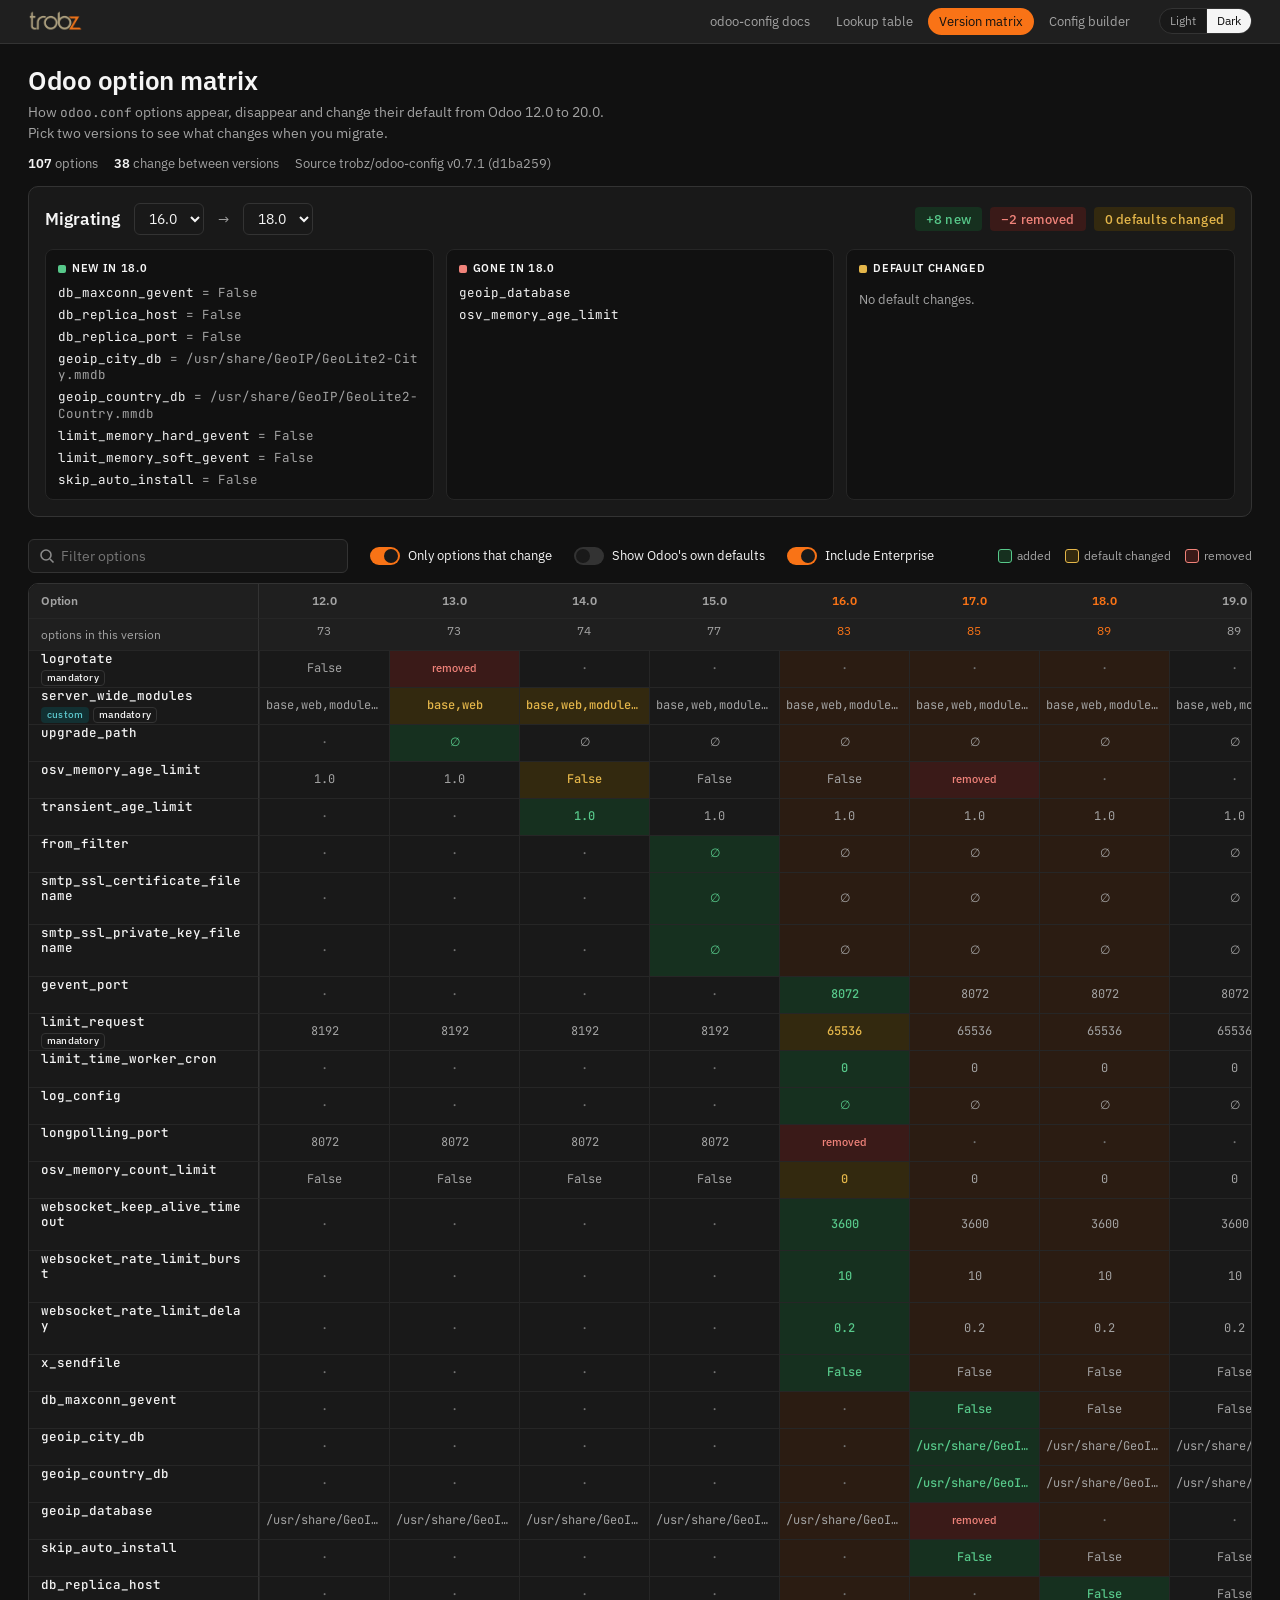
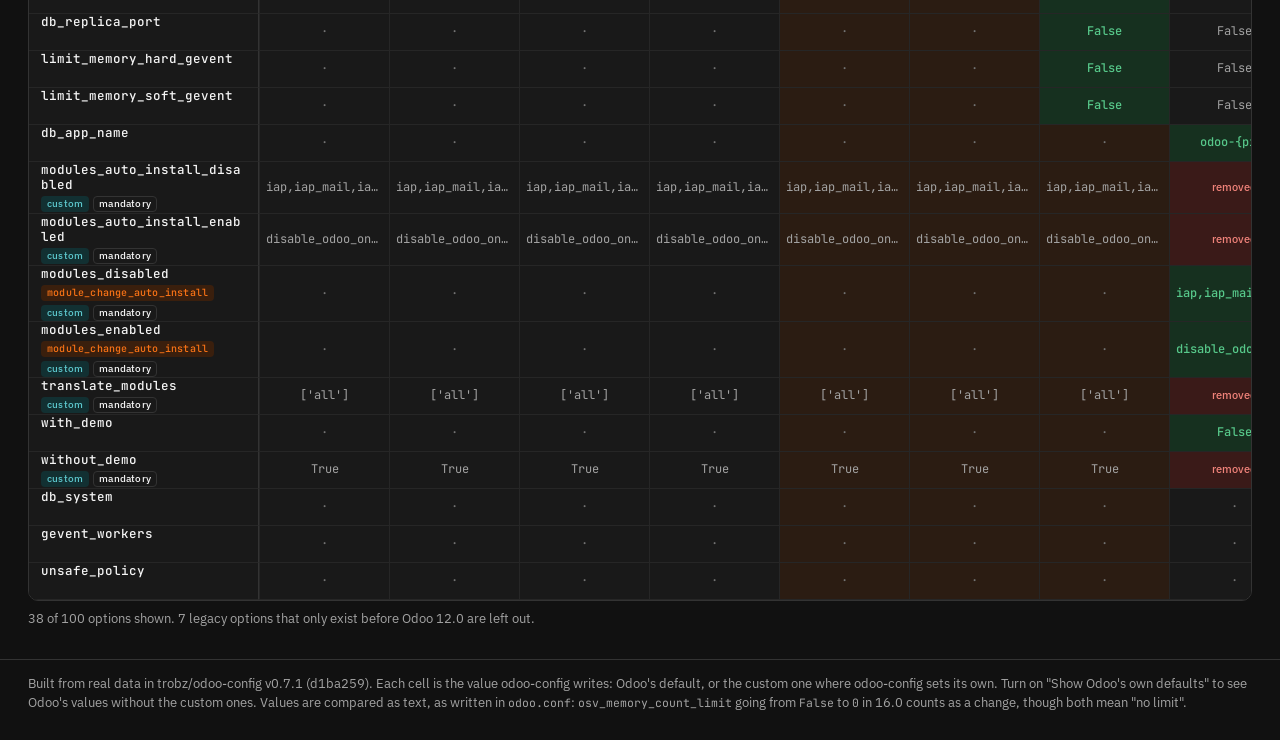
<file: site-docs/docs/web-tools/odoo-option-matrix/index.html>
<!doctype html>
<html lang="en">
<head>
<meta charset="utf-8">
<meta name="viewport" content="width=device-width, initial-scale=1">
<title>Odoo Option Matrix</title>
<link rel="preconnect" href="https://fonts.googleapis.com">
<link rel="preconnect" href="https://fonts.gstatic.com" crossorigin>
<link rel="stylesheet" href="https://fonts.googleapis.com/css2?family=IBM+Plex+Sans:wght@300;400;500;600;700&family=JetBrains+Mono:wght@400;500;600;700&display=swap">
<style>
:root{
  color-scheme:dark;
  --bg:#111111; --surface:#191919; --panel:#1f1f1f; --line:#333333; --line-soft:#262626;
  --ink:#f5f5f5; --muted:#a3a3a3; --faint:#737373;
  --accent:#f97316; --accent-ink:#111111; --accent-soft:#3a1f0d;
  --add:#57c88a; --add-bg:#16301f;
  --del:#f0837a; --del-bg:#3a1a18;
  --chg:#e4b64a; --chg-bg:#33290f;
  --trobz:#5cc6cc; --trobz-bg:#123032;
  --ent:#a9a0f0; --ent-bg:#25224a;
  --code-bg:#161616; --code-key:#fdba74; --code-val:#8cc4ee; --code-com:#8a8a8a; --code-sec:#5cc6cc;
  --shadow:0 1px 2px rgba(0,0,0,.3),0 4px 16px rgba(0,0,0,.25);
  --sans:"IBM Plex Sans",system-ui,-apple-system,"Segoe UI",sans-serif;
  --mono:"JetBrains Mono",ui-monospace,"SFMono-Regular",Menlo,Consolas,monospace;
}
:root[data-theme="light"]{
  color-scheme:light;
  --bg:#fafafa; --surface:#ffffff; --panel:#f4f4f5; --line:#e4e4e7; --line-soft:#efeff1;
  --ink:#18181b; --muted:#5f5f68; --faint:#a1a1aa;
  --accent:#c2410c; --accent-ink:#ffffff; --accent-soft:#ffedd5;
  --add:#1f7a4d; --add-bg:#e3f4ea;
  --del:#b42318; --del-bg:#fdecea;
  --chg:#8a5d00; --chg-bg:#fff2cc;
  --trobz:#0f6e74; --trobz-bg:#dff1f1;
  --ent:#4f46a5; --ent-bg:#ecebfa;
  --code-bg:#f7f7f8; --code-key:#c2410c; --code-val:#1f5f8a; --code-com:#80808a; --code-sec:#0f6e74;
  --shadow:0 1px 2px rgba(24,24,27,.06),0 4px 16px rgba(24,24,27,.06);
}

*{box-sizing:border-box}
body{background:var(--bg);color:var(--ink);font:14px/1.5 var(--sans);margin:0}
a{color:var(--accent)}
button,input,select{font:inherit;color:inherit}
:focus-visible{outline:2px solid var(--accent);outline-offset:2px}
@media (prefers-reduced-motion: reduce){*{transition:none!important;animation:none!important}}
code,.mono{font-family:var(--mono);font-size:.92em}

.wrap{max-width:1320px;margin:0 auto;padding-inline:16px}
@media (min-width:720px){.wrap{padding-inline:28px}}

/* Top strip: links between the three pages and the theme switch. */
.strip{background:var(--panel);border-bottom:1px solid var(--line);font-size:12.5px}
.strip .wrap{display:flex;flex-wrap:wrap;align-items:center;gap:6px 18px;padding-block:8px}
.strip .brand{display:flex;align-items:center}
.strip .brand img{height:22px;width:auto;display:block}
.strip nav{display:flex;flex-wrap:wrap;gap:4px;margin-left:auto}
.strip nav a{padding:3px 10px;border-radius:999px;color:var(--muted);text-decoration:none;border:1px solid transparent}
.strip nav a:hover{color:var(--ink);border-color:var(--line)}
.strip nav a[aria-current="page"]{background:var(--accent);color:var(--accent-ink)}
.theme{display:inline-flex;border:1px solid var(--line);border-radius:999px;overflow:hidden;background:var(--surface)}
.theme button{border:0;background:none;padding:3px 10px;font-size:12px;color:var(--muted);cursor:pointer}
.theme button + button{border-left:1px solid var(--line-soft)}
.theme button:hover{color:var(--ink)}
.theme button[aria-pressed="true"]{background:var(--ink);color:var(--bg)}

header.page{padding-block:22px 14px}
header.page h1{font:600 26px/1.15 var(--sans);letter-spacing:-.01em;margin:0 0 6px;text-wrap:balance}
header.page p{margin:0;color:var(--muted);max-width:72ch}
.meta{display:flex;flex-wrap:wrap;gap:4px 16px;margin-top:10px;font-size:12.5px;color:var(--muted)}
.meta b{color:var(--ink);font-weight:600;font-variant-numeric:tabular-nums}

footer.page{border-top:1px solid var(--line);margin-top:32px;padding-block:14px 28px;font-size:12.5px;color:var(--muted)}

/* Badges */
.badges{display:inline-flex;flex-wrap:wrap;gap:4px}
.b{display:inline-flex;align-items:center;height:19px;padding:0 7px;border-radius:4px;font:500 11px/1 var(--sans);letter-spacing:.02em;white-space:nowrap;border:1px solid transparent}
.b-trobz{background:var(--trobz-bg);color:var(--trobz)}
.b-mand{border-color:var(--line);color:var(--ink)}
.b-ent{background:var(--ent-bg);color:var(--ent)}
.b-legacy{background:var(--panel);color:var(--muted)}
.b-sec{background:var(--accent-soft);color:var(--accent);font-family:var(--mono);font-size:10.5px}
.b-add{background:var(--add-bg);color:var(--add)}
.b-del{background:var(--del-bg);color:var(--del)}
.b-chg{background:var(--chg-bg);color:var(--chg)}

/* Controls */
.field{display:flex;flex-direction:column;gap:5px}
.field > label,.label{font-size:11px;font-weight:600;letter-spacing:.06em;text-transform:uppercase;color:var(--muted)}
.input{height:34px;padding:0 10px;border:1px solid var(--line);border-radius:6px;background:var(--surface);min-width:0}
.input:focus{border-color:var(--accent);outline:none;box-shadow:0 0 0 3px var(--accent-soft)}
.search{width:100%;padding-left:32px;background:var(--surface) url("data:image/svg+xml,%3Csvg xmlns='http://www.w3.org/2000/svg' width='16' height='16' fill='none' stroke='%238a8a8a' stroke-width='1.6'%3E%3Ccircle cx='7' cy='7' r='5'/%3E%3Cpath d='m11 11 3.5 3.5'/%3E%3C/svg%3E") no-repeat 10px 50%}
.chips{display:flex;flex-wrap:wrap;gap:6px}
.chip{height:28px;padding:0 11px;border-radius:999px;border:1px solid var(--line);background:var(--surface);cursor:pointer;font-size:12.5px;display:inline-flex;align-items:center;gap:6px}
.chip:hover{border-color:var(--faint)}
.chip[aria-pressed="true"]{background:var(--ink);border-color:var(--ink);color:var(--bg)}
.chip .n{font-variant-numeric:tabular-nums;color:var(--faint);font-size:11.5px}
.chip[aria-pressed="true"] .n{color:inherit;opacity:.7}
.seg{display:inline-flex;flex-wrap:wrap;border:1px solid var(--line);border-radius:7px;overflow:hidden;background:var(--surface)}
.seg button{border:0;background:none;padding:6px 11px;cursor:pointer;font-size:13px;font-variant-numeric:tabular-nums;border-right:1px solid var(--line-soft)}
.seg button:last-child{border-right:0}
.seg button:hover{background:var(--panel)}
.seg button[aria-pressed="true"]{background:var(--accent);color:var(--accent-ink)}
.btn{height:32px;padding:0 12px;border-radius:6px;border:1px solid var(--line);background:var(--surface);cursor:pointer;font-size:13px;display:inline-flex;align-items:center;gap:6px}
.btn:hover{border-color:var(--faint)}
.btn.primary{background:var(--accent);border-color:var(--accent);color:var(--accent-ink)}
.switch{display:inline-flex;align-items:center;gap:8px;cursor:pointer;font-size:13px;user-select:none}
.switch input{appearance:none;width:30px;height:18px;border-radius:999px;background:var(--line);position:relative;cursor:pointer;margin:0;flex:none;transition:background .15s}
.switch input::after{content:"";position:absolute;top:2px;left:2px;width:14px;height:14px;border-radius:50%;background:var(--surface);transition:transform .15s}
.switch input:checked{background:var(--accent)}
.switch input:checked::after{transform:translateX(12px)}

/* ini code block */
.ini{font:12.5px/1.6 var(--mono);background:var(--code-bg);border:1px solid var(--line);border-radius:8px;padding:12px 14px;margin:0;overflow-x:auto;white-space:pre;color:var(--ink)}
:is(.ini,.hl) .s{color:var(--code-sec);font-weight:600}
:is(.ini,.hl) .c{color:var(--code-com);font-style:italic}
:is(.ini,.hl) .k{color:var(--code-key)}
:is(.ini,.hl) .v{color:var(--code-val)}

.muted{color:var(--muted)}
.empty{padding:28px;text-align:center;color:var(--muted)}
.note{font-size:12px;color:var(--muted)}
.sr{position:absolute;width:1px;height:1px;overflow:hidden;clip:rect(0 0 0 0)}

.mig{border:1px solid var(--line);border-radius:10px;background:var(--surface);padding:16px;display:grid;gap:14px}
.mig-head{display:flex;flex-wrap:wrap;align-items:center;gap:10px 14px}
.mig-head h2{font:600 17px/1.2 var(--sans);margin:0}
.mig-head select{height:32px}
.arrow{color:var(--muted)}
.sum{display:flex;flex-wrap:wrap;gap:8px;margin-left:auto}
.sum .b{height:24px;font-size:12.5px;padding:0 10px}
.cols{display:grid;gap:12px}
@media (min-width:860px){.cols{grid-template-columns:repeat(3,minmax(0,1fr))}}
.col{border:1px solid var(--line-soft);border-radius:8px;padding:10px 12px;background:var(--bg);min-width:0}
.col h3{font-size:11px;font-weight:600;letter-spacing:.06em;text-transform:uppercase;margin:0 0 8px;display:flex;gap:6px;align-items:center}
.col h3 i{width:8px;height:8px;border-radius:2px;display:inline-block}
.col ul{list-style:none;margin:0;padding:0;display:grid;gap:5px;font:12.5px/1.35 var(--mono)}
.col li{word-break:break-all}
.col li span{color:var(--muted)}
.col .none{font-family:var(--sans);color:var(--muted);font-size:13px}

.mx-bar{display:flex;flex-wrap:wrap;gap:10px 22px;align-items:center;margin:22px 0 10px}
.mx-bar .search{max-width:320px}
.legend{display:flex;flex-wrap:wrap;gap:6px 14px;font-size:12px;color:var(--muted);margin-left:auto}
.legend span{display:inline-flex;align-items:center;gap:5px}.legend span[hidden]{display:none}
.legend i{width:14px;height:14px;border-radius:3px;display:inline-block;border:1px solid var(--line)}
.mx-wrap{overflow-x:auto;border:1px solid var(--line);border-radius:10px;background:var(--surface)}
table.mx{border-collapse:separate;border-spacing:0;width:100%;min-width:900px;font-variant-numeric:tabular-nums}
.mx th,.mx td{border-bottom:1px solid var(--line-soft);padding:0;height:32px}
.mx thead th{background:var(--panel);font-size:12px;font-weight:600;color:var(--muted);text-align:center;padding:8px 6px;position:sticky;top:0;z-index:1}
.mx thead tr.tot th{font-weight:400;font-size:11.5px;padding-top:0}
.mx th.k,.mx td.k{position:sticky;left:0;background:var(--surface);text-align:left;padding:0 12px;z-index:2;border-right:1px solid var(--line);min-width:230px;max-width:260px}
.mx thead th.k{background:var(--panel);z-index:3}
.mx td.k .key{font:500 12.5px/1.2 var(--mono);word-break:break-all}
.mx td.k .badges{margin-top:2px}
.mx td.k .b{height:16px;font-size:10px;padding:0 5px}
.mx td.c{text-align:center;font:12px/1.2 var(--mono);padding:0 6px;max-width:130px;overflow:hidden;text-overflow:ellipsis;white-space:nowrap;border-left:1px solid var(--line-soft)}
.mx td.c.na{color:var(--faint)}
.mx td.c.notcore{font-family:var(--sans);font-style:italic;text-align:left;padding-left:14px}
.mx td.c.same{color:var(--muted)}
.mx td.c.add{background:var(--add-bg);color:var(--add);font-weight:500}
.mx td.c.del{background:var(--del-bg);color:var(--del);font-family:var(--sans);font-size:11px;font-weight:500}
.mx td.c.chg{background:var(--chg-bg);color:var(--chg);font-weight:500}
.mx td.c.ovr{box-shadow:inset 0 -3px 0 var(--trobz)}
.mx td.c.na.inrange,.mx td.c.same.inrange{background:color-mix(in srgb,var(--accent-soft) 55%,var(--surface))}
.mx thead th.inrange{color:var(--accent)}
.mx tr:hover td.k,.mx tr:hover td.c{filter:brightness(.97)}
.mx-foot{font-size:12.5px;color:var(--muted);margin-top:8px}
</style>
</head>
<body>
<div class="strip"><div class="wrap"><a class="brand" href="https://trobz.com"><img src="../../assets/trobz-logo.png" alt="Trobz" height="22"></a><nav aria-label="Pages"><a href="../../">odoo-config docs</a><a href="../odoo-option-lookup/">Lookup table</a><a href="../odoo-option-matrix/" aria-current="page">Version matrix</a><a href="../odoo-conf-builder/">Config builder</a></nav><div class="theme" role="group" aria-label="Theme"><button type="button" data-t="light">Light</button><button type="button" data-t="dark">Dark</button></div></div></div>
<script>(() => {
  // Share the light/dark choice with the zensical docs pages: same localStorage
  // key and value shape as their palette toggle (theme.palette in zensical.toml).
  const root = document.documentElement, KEY = new URL("../../", location).pathname + ".__palette";
  const SCHEME = { light: [0, "default"], dark: [1, "slate"] };
  const apply = (mode) => {
    root.dataset.theme = mode;
    document.querySelectorAll(".theme button").forEach((b) => b.setAttribute("aria-pressed", b.dataset.t === mode));
  };
  let saved = null;
  try { saved = JSON.parse(localStorage.getItem(KEY)); } catch (e) {}
  apply(saved?.color?.scheme === "default" ? "light" : "dark");
  document.querySelector(".theme").addEventListener("click", (e) => {
    const b = e.target.closest("button"); if (!b) return;
    const [index, scheme] = SCHEME[b.dataset.t];
    try { localStorage.setItem(KEY, JSON.stringify({ index, color: { media: "none", scheme, primary: "indigo", accent: "indigo" } })); } catch (e) {}
    apply(b.dataset.t);
  });
})();</script>

<header class="page wrap">
  <h1>Odoo option matrix</h1>
  <p>How <code>odoo.conf</code> options appear, disappear and change their default from Odoo <span data-vrange>12.0 to 20.0</span>. Pick two versions to see what changes when you migrate.</p>
  <div class="meta"><span><b data-count>0</b> options</span><span><b id="n-var">0</b> change between versions</span><span>Source <span data-src></span></span></div>
</header>

<main class="wrap">
  <section class="mig" aria-labelledby="mig-t">
    <div class="mig-head">
      <h2 id="mig-t">Migrating</h2>
      <label class="sr" for="from">From version</label><select id="from" class="input"></select>
      <span class="arrow" aria-hidden="true">→</span>
      <label class="sr" for="to">To version</label><select id="to" class="input"></select>
      <div class="sum" id="sum"></div>
    </div>
    <div class="cols" id="cols"></div>
  </section>

  <div class="mx-bar">
    <label class="sr" for="q">Search options</label>
    <input id="q" class="input search" type="search" placeholder="Filter options" autocomplete="off">
    <label class="switch"><input type="checkbox" id="only" checked> Only options that change</label>
    <label class="switch"><input type="checkbox" id="stock"> Show Odoo's own defaults</label>
    <label class="switch"><input type="checkbox" id="ent" checked> Include Enterprise</label>
    <div class="legend" role="group" aria-label="Legend">
      <span><i style="background:var(--add-bg);border-color:var(--add)"></i>added</span>
      <span><i style="background:var(--chg-bg);border-color:var(--chg)"></i>default changed</span>
      <span><i style="background:var(--del-bg);border-color:var(--del)"></i>removed</span>
      <span id="lg-ovr" hidden><i style="box-shadow:inset 0 -3px 0 var(--trobz)"></i>custom default differs</span>
    </div>
  </div>
  <div class="mx-wrap"><table class="mx"><thead id="mx-h"></thead><tbody id="mx-b"></tbody></table></div>
  <p class="mx-foot" id="mx-foot"></p>
</main>

<footer class="page wrap">
  Built from real data in <span data-src></span>. Each cell is the value odoo-config writes: Odoo's default, or the custom one where odoo-config sets its own. Turn on "Show Odoo's own defaults" to see Odoo's values without the custom ones. Values are compared as text, as written in <code>odoo.conf</code>: <code>osv_memory_count_limit</code> going from <code>False</code> to <code>0</code> in 16.0 counts as a change, though both mean "no limit".
</footer>

<script type="application/json" id="schema-data">{"source":{"repo":"trobz/odoo-config","commit":"d1ba259","describe":"v0.7.1"},"versions":["12.0","13.0","14.0","15.0","16.0","17.0","18.0","19.0","20.0"],"presets":{"integration":{"max_cron_threads":"0","is_production_instance":"False"},"staging":{"max_cron_threads":"0","is_production_instance":"False"},"production":{"max_cron_threads":"0","is_production_instance":"True","list_db":"False","ribbon.name":""}},"preset_hints":{"production":{"max_cron_threads":"2"}},"options":[{"key":"admin_passwd","default":"admin","comment":"Master password for database operations. Keep this file secure.","mandatory":true,"type":"str","in_core":true,"in_overlay":true,"trobz":false,"core_default":"admin","versions":{"12.0":"admin","13.0":"admin","14.0":"admin","15.0":"admin","16.0":"admin","17.0":"admin","18.0":"admin","19.0":"admin","20.0":"admin"},"core_versions":{"12.0":"admin","13.0":"admin","14.0":"admin","15.0":"admin","16.0":"admin","17.0":"admin","18.0":"admin","19.0":"admin","20.0":"admin"}},{"key":"without_demo","default":"True","help":"disable loading demo data for modules to be installed (comma-separated, use \"all\" for all modules). Requires -d and -i. Default is %default","mandatory":true,"max_version":"18.0","type":"str","in_core":true,"in_overlay":true,"trobz":true,"core_default":"False","versions":{"12.0":"True","13.0":"True","14.0":"True","15.0":"True","16.0":"True","17.0":"True","18.0":"True","19.0":null,"20.0":null},"core_versions":{"12.0":"False","13.0":"False","14.0":"False","15.0":"False","16.0":"False","17.0":"False","18.0":"False","19.0":null,"20.0":null}},{"key":"db_user","default":"","help":"specify the database user name","mandatory":true,"type":"str","in_core":true,"in_overlay":true,"trobz":false,"core_default":"","versions":{"12.0":"","13.0":"","14.0":"","15.0":"","16.0":"","17.0":"","18.0":"","19.0":"","20.0":""},"core_versions":{"12.0":"","13.0":"","14.0":"","15.0":"","16.0":"","17.0":"","18.0":"","19.0":"","20.0":""}},{"key":"db_password","default":"","help":"specify the database password","mandatory":true,"type":"str","in_core":true,"in_overlay":true,"trobz":false,"core_default":"","versions":{"12.0":"","13.0":"","14.0":"","15.0":"","16.0":"","17.0":"","18.0":"","19.0":"","20.0":""},"core_versions":{"12.0":"","13.0":"","14.0":"","15.0":"","16.0":"","17.0":"","18.0":"","19.0":"","20.0":""}},{"key":"db_name","default":"False","help":"database(s) used when installing or updating modules.","comment":"Uncomment after the database is created to enable module auto-check.","commented":true,"type":"str","in_core":true,"in_overlay":true,"trobz":true,"core_default":"","versions":{"12.0":"False","13.0":"False","14.0":"False","15.0":"False","16.0":"False","17.0":"False","18.0":"False","19.0":"False","20.0":"False"},"core_versions":{"12.0":"","13.0":"","14.0":"","15.0":"","16.0":"","17.0":"","18.0":"","19.0":"","20.0":""}},{"key":"db_host","default":"localhost","help":"specify the database host","mandatory":true,"type":"str","in_core":true,"in_overlay":true,"trobz":true,"core_default":"","versions":{"12.0":"localhost","13.0":"localhost","14.0":"localhost","15.0":"localhost","16.0":"localhost","17.0":"localhost","18.0":"localhost","19.0":"localhost","20.0":"localhost"},"core_versions":{"12.0":"","13.0":"","14.0":"","15.0":"","16.0":"","17.0":"","18.0":"","19.0":"","20.0":""}},{"key":"db_port","default":"5432","help":"specify the database port","mandatory":true,"type":"int","in_core":true,"in_overlay":true,"trobz":true,"core_default":"False","versions":{"12.0":"5432","13.0":"5432","14.0":"5432","15.0":"5432","16.0":"5432","17.0":"5432","18.0":"5432","19.0":"5432","20.0":"5432"},"core_versions":{"12.0":"False","13.0":"False","14.0":"False","15.0":"False","16.0":"False","17.0":"False","18.0":"False","19.0":"False","20.0":"False"}},{"key":"db_maxconn","default":"64","help":"specify the maximum number of physical connections to PostgreSQL","mandatory":true,"type":"int","in_core":true,"in_overlay":true,"trobz":false,"core_default":"64","versions":{"12.0":"64","13.0":"64","14.0":"64","15.0":"64","16.0":"64","17.0":"64","18.0":"64","19.0":"64","20.0":"64"},"core_versions":{"12.0":"64","13.0":"64","14.0":"64","15.0":"64","16.0":"64","17.0":"64","18.0":"64","19.0":"64","20.0":"64"}},{"key":"db_template","default":"template1","help":"specify a custom database template to create a new database","mandatory":true,"type":"str","in_core":true,"in_overlay":true,"trobz":true,"core_default":"template0","versions":{"12.0":"template1","13.0":"template1","14.0":"template1","15.0":"template1","16.0":"template1","17.0":"template1","18.0":"template1","19.0":"template1","20.0":"template1"},"core_versions":{"12.0":"template0","13.0":"template0","14.0":"template0","15.0":"template0","16.0":"template0","17.0":"template0","18.0":"template0","19.0":"template0","20.0":"template0"}},{"key":"addons_path","default":"","help":"specify additional addons paths (separated by commas).","comment":"Comma-separated list of addons directories.","type":"str","in_core":true,"in_overlay":true,"trobz":false,"core_default":"","versions":{"12.0":"","13.0":"","14.0":"","15.0":"","16.0":"","17.0":"","18.0":"","19.0":"","20.0":""},"core_versions":{"12.0":"","13.0":"","14.0":"","15.0":"","16.0":"","17.0":"","18.0":"","19.0":"","20.0":""}},{"key":"data_dir","help":"Directory where to store Odoo data","mandatory":true,"type":"str","in_core":true,"in_overlay":true,"trobz":false,"core_default":"","versions":{"12.0":"","13.0":"","14.0":"","15.0":"","16.0":"","17.0":"","18.0":"","19.0":"","20.0":""},"core_versions":{"12.0":"","13.0":"","14.0":"","15.0":"","16.0":"","17.0":"","18.0":"","19.0":"","20.0":""}},{"key":"interface","default":"","mandatory":true,"max_version":"10.0","type":"str","in_core":false,"in_overlay":true,"trobz":true,"core_default":null,"versions":{"12.0":null,"13.0":null,"14.0":null,"15.0":null,"16.0":null,"17.0":null,"18.0":null,"19.0":null,"20.0":null}},{"key":"netrpc","default":"False","mandatory":true,"max_version":"9.0","type":"str","in_core":false,"in_overlay":true,"trobz":true,"core_default":null,"versions":{"12.0":null,"13.0":null,"14.0":null,"15.0":null,"16.0":null,"17.0":null,"18.0":null,"19.0":null,"20.0":null}},{"key":"xmlrpcs","default":"False","mandatory":true,"max_version":"10.0","type":"str","in_core":false,"in_overlay":true,"trobz":true,"core_default":null,"versions":{"12.0":null,"13.0":null,"14.0":null,"15.0":null,"16.0":null,"17.0":null,"18.0":null,"19.0":null,"20.0":null}},{"key":"xmlrpc","default":"True","mandatory":true,"max_version":"10.0","type":"str","in_core":false,"in_overlay":true,"trobz":true,"core_default":null,"versions":{"12.0":null,"13.0":null,"14.0":null,"15.0":null,"16.0":null,"17.0":null,"18.0":null,"19.0":null,"20.0":null}},{"key":"xmlrpc_interface","default":"","mandatory":true,"max_version":"10.0","type":"str","in_core":false,"in_overlay":true,"trobz":true,"core_default":null,"versions":{"12.0":null,"13.0":null,"14.0":null,"15.0":null,"16.0":null,"17.0":null,"18.0":null,"19.0":null,"20.0":null}},{"key":"xmlrpc_port","default":"8069","mandatory":true,"max_version":"10.0","type":"int","in_core":false,"in_overlay":true,"trobz":true,"core_default":null,"versions":{"12.0":null,"13.0":null,"14.0":null,"15.0":null,"16.0":null,"17.0":null,"18.0":null,"19.0":null,"20.0":null}},{"key":"soap","default":"False","mandatory":true,"max_version":"9.0","type":"str","in_core":false,"in_overlay":true,"trobz":true,"core_default":null,"versions":{"12.0":null,"13.0":null,"14.0":null,"15.0":null,"16.0":null,"17.0":null,"18.0":null,"19.0":null,"20.0":null}},{"key":"http_interface","default":"","help":"Listen interface address for HTTP services.","type":"str","in_core":true,"in_overlay":true,"trobz":true,"core_default":"127.0.0.1","versions":{"12.0":"","13.0":"","14.0":"","15.0":"","16.0":"","17.0":"","18.0":"","19.0":"","20.0":""},"core_versions":{"12.0":"","13.0":"","14.0":"","15.0":"","16.0":"","17.0":"","18.0":"","19.0":"0.0.0.0","20.0":"127.0.0.1"}},{"key":"http_port","default":"8069","help":"Listen port for the main HTTP service","mandatory":true,"type":"int","in_core":true,"in_overlay":true,"trobz":false,"core_default":"8069","versions":{"12.0":"8069","13.0":"8069","14.0":"8069","15.0":"8069","16.0":"8069","17.0":"8069","18.0":"8069","19.0":"8069","20.0":"8069"},"core_versions":{"12.0":"8069","13.0":"8069","14.0":"8069","15.0":"8069","16.0":"8069","17.0":"8069","18.0":"8069","19.0":"8069","20.0":"8069"}},{"key":"longpolling_port","default":"8072","help":"Listen port for the longpolling HTTP service","max_version":"15.0","type":"int","in_core":true,"in_overlay":true,"trobz":false,"core_default":"8072","versions":{"12.0":"8072","13.0":"8072","14.0":"8072","15.0":"8072","16.0":null,"17.0":null,"18.0":null,"19.0":null,"20.0":null},"core_versions":{"12.0":"8072","13.0":"8072","14.0":"8072","15.0":"8072","16.0":null,"17.0":null,"18.0":null,"19.0":null,"20.0":null}},{"key":"gevent_port","default":"8072","help":"Listen port for the gevent worker","min_version":"16.0","type":"int","in_core":true,"in_overlay":true,"trobz":false,"core_default":"8072","versions":{"12.0":null,"13.0":null,"14.0":null,"15.0":null,"16.0":"8072","17.0":"8072","18.0":"8072","19.0":"8072","20.0":"8072"},"core_versions":{"12.0":null,"13.0":null,"14.0":null,"15.0":null,"16.0":"8072","17.0":"8072","18.0":"8072","19.0":"8072","20.0":"8072"}},{"key":"proxy_mode","default":"True","help":"Activate reverse proxy WSGI wrappers (headers rewriting) Only enable this when running behind a trusted web proxy!","mandatory":true,"type":"str","in_core":true,"in_overlay":true,"trobz":true,"core_default":"False","versions":{"12.0":"True","13.0":"True","14.0":"True","15.0":"True","16.0":"True","17.0":"True","18.0":"True","19.0":"True","20.0":"True"},"core_versions":{"12.0":"False","13.0":"False","14.0":"False","15.0":"False","16.0":"False","17.0":"False","18.0":"False","19.0":"False","20.0":"False"}},{"key":"list_db","default":"True","help":"Disable the ability to obtain or view the list of databases. Also disable access to the database manager and selector, so be sure to set a proper --database parameter first","mandatory":true,"type":"str","in_core":true,"in_overlay":true,"trobz":false,"core_default":"True","versions":{"12.0":"True","13.0":"True","14.0":"True","15.0":"True","16.0":"True","17.0":"True","18.0":"True","19.0":"True","20.0":"True"},"core_versions":{"12.0":"True","13.0":"True","14.0":"True","15.0":"True","16.0":"True","17.0":"True","18.0":"True","19.0":"True","20.0":"True"}},{"key":"reportgz","default":"False","mandatory":true,"type":"str","in_core":true,"in_overlay":true,"trobz":false,"core_default":"False","versions":{"12.0":"False","13.0":"False","14.0":"False","15.0":"False","16.0":"False","17.0":"False","18.0":"False","19.0":"False","20.0":"False"},"core_versions":{"12.0":"False","13.0":"False","14.0":"False","15.0":"False","16.0":"False","17.0":"False","18.0":"False","19.0":"False","20.0":"False"}},{"key":"translate_modules","default":"['all']","help":"specify modules to export. Use in combination with --i18n-export","mandatory":true,"max_version":"18.0","type":"str","in_core":true,"in_overlay":true,"trobz":true,"core_default":"","versions":{"12.0":"['all']","13.0":"['all']","14.0":"['all']","15.0":"['all']","16.0":"['all']","17.0":"['all']","18.0":"['all']","19.0":null,"20.0":null},"core_versions":{"12.0":"","13.0":"","14.0":"","15.0":"","16.0":"","17.0":"","18.0":"","19.0":null,"20.0":null}},{"key":"unaccent","default":"True","help":"Try to enable the unaccent extension when creating new databases.","mandatory":true,"type":"str","in_core":true,"in_overlay":true,"trobz":true,"core_default":"False","versions":{"12.0":"True","13.0":"True","14.0":"True","15.0":"True","16.0":"True","17.0":"True","18.0":"True","19.0":"True","20.0":"True"},"core_versions":{"12.0":"False","13.0":"False","14.0":"False","15.0":"False","16.0":"False","17.0":"False","18.0":"False","19.0":"False","20.0":"False"}},{"key":"logfile","default":"log/server.log","help":"file where the server log will be stored","mandatory":true,"type":"str","in_core":true,"in_overlay":true,"trobz":true,"core_default":"","versions":{"12.0":"log/server.log","13.0":"log/server.log","14.0":"log/server.log","15.0":"log/server.log","16.0":"log/server.log","17.0":"log/server.log","18.0":"log/server.log","19.0":"log/server.log","20.0":"log/server.log"},"core_versions":{"12.0":"","13.0":"","14.0":"","15.0":"","16.0":"","17.0":"","18.0":"","19.0":"","20.0":""}},{"key":"syslog","default":"False","help":"Send the log to the syslog server (deprecated)","mandatory":true,"type":"str","in_core":true,"in_overlay":true,"trobz":false,"core_default":"False","versions":{"12.0":"False","13.0":"False","14.0":"False","15.0":"False","16.0":"False","17.0":"False","18.0":"False","19.0":"False","20.0":"False"},"core_versions":{"12.0":"False","13.0":"False","14.0":"False","15.0":"False","16.0":"False","17.0":"False","18.0":"False","19.0":"False","20.0":"False"}},{"key":"logrotate","default":"False","help":"enable logfile rotation","mandatory":true,"max_version":"12.0","type":"str","in_core":true,"in_overlay":true,"trobz":false,"core_default":"False","versions":{"12.0":"False","13.0":null,"14.0":null,"15.0":null,"16.0":null,"17.0":null,"18.0":null,"19.0":null,"20.0":null},"core_versions":{"12.0":"False","13.0":null,"14.0":null,"15.0":null,"16.0":null,"17.0":null,"18.0":null,"19.0":null,"20.0":null}},{"key":"log_level","default":"debug_rpc","mandatory":true,"type":"str","in_core":true,"in_overlay":true,"trobz":true,"core_default":"info","versions":{"12.0":"debug_rpc","13.0":"debug_rpc","14.0":"debug_rpc","15.0":"debug_rpc","16.0":"debug_rpc","17.0":"debug_rpc","18.0":"debug_rpc","19.0":"debug_rpc","20.0":"debug_rpc"},"core_versions":{"12.0":"info","13.0":"info","14.0":"info","15.0":"info","16.0":"info","17.0":"info","18.0":"info","19.0":"info","20.0":"info"}},{"key":"is_production_instance","default":"False","comment":"False routes all outbound email to the catch-all test address.","mandatory":true,"type":"str","in_core":false,"in_overlay":true,"trobz":true,"core_default":null,"versions":{"12.0":"False","13.0":"False","14.0":"False","15.0":"False","16.0":"False","17.0":"False","18.0":"False","19.0":"False","20.0":"False"}},{"key":"running_env","default":"test","comment":"Some modules abort loading if server_environment running_env is unset.","mandatory":true,"type":"str","in_core":false,"in_overlay":true,"trobz":true,"core_default":null,"versions":{"12.0":"test","13.0":"test","14.0":"test","15.0":"test","16.0":"test","17.0":"test","18.0":"test","19.0":"test","20.0":"test"}},{"key":"workers","default":"4","help":"Specify the number of workers, 0 disable prefork mode.","mandatory":true,"type":"int","in_core":true,"in_overlay":true,"trobz":true,"core_default":"0","versions":{"12.0":"4","13.0":"4","14.0":"4","15.0":"4","16.0":"4","17.0":"4","18.0":"4","19.0":"4","20.0":"4"},"core_versions":{"12.0":"0","13.0":"0","14.0":"0","15.0":"0","16.0":"0","17.0":"0","18.0":"0","19.0":"0","20.0":"0"}},{"key":"server_wide_modules","default":"base,web","help":"Comma-separated list of server-wide modules.","mandatory":true,"by_version":{"8.0":"base,web","12.0":"base,web,module_change_auto_install","13.0":"base,web","14.0":"base,web,module_change_auto_install"},"type":"str","in_core":true,"in_overlay":true,"trobz":true,"core_default":"base,web","versions":{"12.0":"base,web,module_change_auto_install","13.0":"base,web","14.0":"base,web,module_change_auto_install","15.0":"base,web,module_change_auto_install","16.0":"base,web,module_change_auto_install","17.0":"base,web,module_change_auto_install","18.0":"base,web,module_change_auto_install","19.0":"base,web,module_change_auto_install","20.0":"base,web,module_change_auto_install"},"core_versions":{"12.0":"base,web","13.0":"base,web","14.0":"base,web","15.0":"base,web","16.0":"base,web","17.0":"base,web","18.0":"base,web","19.0":"base,web","20.0":"base,web"}},{"key":"max_cron_threads","default":"1","help":"Maximum number of threads processing concurrently cron jobs (default 2).","comment":"0 disables scheduled actions. Production ships with 0 until go live, then switch to 2.","mandatory":true,"type":"int","in_core":true,"in_overlay":true,"trobz":true,"core_default":"2","versions":{"12.0":"1","13.0":"1","14.0":"1","15.0":"1","16.0":"1","17.0":"1","18.0":"1","19.0":"1","20.0":"1"},"core_versions":{"12.0":"2","13.0":"2","14.0":"2","15.0":"2","16.0":"2","17.0":"2","18.0":"2","19.0":"2","20.0":"2"}},{"key":"limit_memory_hard","default":"2147483648","help":"Maximum allowed virtual memory per worker (in bytes), when reached, any memory allocation will fail (default 2560MiB).","mandatory":true,"type":"int","in_core":true,"in_overlay":true,"trobz":true,"core_default":"2684354560","versions":{"12.0":"2147483648","13.0":"2147483648","14.0":"2147483648","15.0":"2147483648","16.0":"2147483648","17.0":"2147483648","18.0":"2147483648","19.0":"2147483648","20.0":"2147483648"},"core_versions":{"12.0":"2684354560","13.0":"2684354560","14.0":"2684354560","15.0":"2684354560","16.0":"2684354560","17.0":"2684354560","18.0":"2684354560","19.0":"2684354560","20.0":"2684354560"}},{"key":"limit_memory_soft","default":"1342177280","help":"Maximum allowed virtual memory per worker (in bytes), when reached the worker be reset after the current request (default 2048MiB).","mandatory":true,"type":"int","in_core":true,"in_overlay":true,"trobz":true,"core_default":"2147483648","versions":{"12.0":"1342177280","13.0":"1342177280","14.0":"1342177280","15.0":"1342177280","16.0":"1342177280","17.0":"1342177280","18.0":"1342177280","19.0":"1342177280","20.0":"1342177280"},"core_versions":{"12.0":"2147483648","13.0":"2147483648","14.0":"2147483648","15.0":"2147483648","16.0":"2147483648","17.0":"2147483648","18.0":"2147483648","19.0":"2147483648","20.0":"2147483648"}},{"key":"limit_request","default":"65536","help":"Maximum number of request to be processed per worker (default 65536).","mandatory":true,"by_version":{"12.0":"8192","13.0":"8192","14.0":"8192","15.0":"8192","16.0":"65536","17.0":"65536","18.0":"65536","19.0":"65536","20.0":"65536"},"type":"int","in_core":true,"in_overlay":true,"trobz":false,"core_default":"65536","versions":{"12.0":"8192","13.0":"8192","14.0":"8192","15.0":"8192","16.0":"65536","17.0":"65536","18.0":"65536","19.0":"65536","20.0":"65536"},"core_versions":{"12.0":"8192","13.0":"8192","14.0":"8192","15.0":"8192","16.0":"65536","17.0":"65536","18.0":"65536","19.0":"65536","20.0":"65536"}},{"key":"limit_time_cpu","default":"3600","help":"Maximum allowed CPU time per request (default 60).","mandatory":true,"type":"int","in_core":true,"in_overlay":true,"trobz":true,"core_default":"60","versions":{"12.0":"3600","13.0":"3600","14.0":"3600","15.0":"3600","16.0":"3600","17.0":"3600","18.0":"3600","19.0":"3600","20.0":"3600"},"core_versions":{"12.0":"60","13.0":"60","14.0":"60","15.0":"60","16.0":"60","17.0":"60","18.0":"60","19.0":"60","20.0":"60"}},{"key":"limit_time_real","default":"3600","help":"Maximum allowed Real time per request (default 120).","mandatory":true,"type":"int","in_core":true,"in_overlay":true,"trobz":true,"core_default":"120","versions":{"12.0":"3600","13.0":"3600","14.0":"3600","15.0":"3600","16.0":"3600","17.0":"3600","18.0":"3600","19.0":"3600","20.0":"3600"},"core_versions":{"12.0":"120","13.0":"120","14.0":"120","15.0":"120","16.0":"120","17.0":"120","18.0":"120","19.0":"120","20.0":"120"}},{"key":"limit_time_real_cron","default":"7200","help":"Maximum allowed Real time per cron job. (default: --limit-time-real). Set to 0 for no limit.","mandatory":true,"type":"int","in_core":true,"in_overlay":true,"trobz":true,"core_default":"-1","versions":{"12.0":"7200","13.0":"7200","14.0":"7200","15.0":"7200","16.0":"7200","17.0":"7200","18.0":"7200","19.0":"7200","20.0":"7200"},"core_versions":{"12.0":"-1","13.0":"-1","14.0":"-1","15.0":"-1","16.0":"-1","17.0":"-1","18.0":"-1","19.0":"-1","20.0":"-1"}},{"key":"smtp_server","default":"localhost","help":"specify the SMTP server for sending email","commented":true,"type":"str","in_core":true,"in_overlay":true,"trobz":false,"core_default":"localhost","versions":{"12.0":"localhost","13.0":"localhost","14.0":"localhost","15.0":"localhost","16.0":"localhost","17.0":"localhost","18.0":"localhost","19.0":"localhost","20.0":"localhost"},"core_versions":{"12.0":"localhost","13.0":"localhost","14.0":"localhost","15.0":"localhost","16.0":"localhost","17.0":"localhost","18.0":"localhost","19.0":"localhost","20.0":"localhost"}},{"key":"smtp_port","default":"25","help":"specify the SMTP port","commented":true,"type":"int","in_core":true,"in_overlay":true,"trobz":false,"core_default":"25","versions":{"12.0":"25","13.0":"25","14.0":"25","15.0":"25","16.0":"25","17.0":"25","18.0":"25","19.0":"25","20.0":"25"},"core_versions":{"12.0":"25","13.0":"25","14.0":"25","15.0":"25","16.0":"25","17.0":"25","18.0":"25","19.0":"25","20.0":"25"}},{"key":"smtp_ssl","default":"False","help":"if passed, SMTP connections will be encrypted with SSL (STARTTLS)","commented":true,"type":"str","in_core":true,"in_overlay":true,"trobz":false,"core_default":"False","versions":{"12.0":"False","13.0":"False","14.0":"False","15.0":"False","16.0":"False","17.0":"False","18.0":"False","19.0":"False","20.0":"False"},"core_versions":{"12.0":"False","13.0":"False","14.0":"False","15.0":"False","16.0":"False","17.0":"False","18.0":"False","19.0":"False","20.0":"False"}},{"key":"smtp_user","default":"","help":"specify the SMTP username for sending email","commented":true,"type":"str","in_core":true,"in_overlay":true,"trobz":false,"core_default":"","versions":{"12.0":"","13.0":"","14.0":"","15.0":"","16.0":"","17.0":"","18.0":"","19.0":"","20.0":""},"core_versions":{"12.0":"","13.0":"","14.0":"","15.0":"","16.0":"","17.0":"","18.0":"","19.0":"","20.0":""}},{"key":"smtp_password","default":"","help":"specify the SMTP password for sending email","commented":true,"type":"str","in_core":true,"in_overlay":true,"trobz":false,"core_default":"","versions":{"12.0":"","13.0":"","14.0":"","15.0":"","16.0":"","17.0":"","18.0":"","19.0":"","20.0":""},"core_versions":{"12.0":"","13.0":"","14.0":"","15.0":"","16.0":"","17.0":"","18.0":"","19.0":"","20.0":""}},{"key":"email_from","default":"","help":"specify the SMTP email address for sending email","commented":true,"type":"str","in_core":true,"in_overlay":true,"trobz":false,"core_default":"","versions":{"12.0":"","13.0":"","14.0":"","15.0":"","16.0":"","17.0":"","18.0":"","19.0":"","20.0":""},"core_versions":{"12.0":"","13.0":"","14.0":"","15.0":"","16.0":"","17.0":"","18.0":"","19.0":"","20.0":""}},{"key":"sentry_dsn","default":"","mandatory":true,"type":"str","in_core":false,"in_overlay":true,"trobz":true,"core_default":null,"versions":{"12.0":"","13.0":"","14.0":"","15.0":"","16.0":"","17.0":"","18.0":"","19.0":"","20.0":""}},{"key":"sentry_enabled","default":"False","mandatory":true,"type":"str","in_core":false,"in_overlay":true,"trobz":true,"core_default":null,"versions":{"12.0":"False","13.0":"False","14.0":"False","15.0":"False","16.0":"False","17.0":"False","18.0":"False","19.0":"False","20.0":"False"}},{"key":"sentry_logging_level","default":"warn","mandatory":true,"type":"str","in_core":false,"in_overlay":true,"trobz":true,"core_default":null,"versions":{"12.0":"warn","13.0":"warn","14.0":"warn","15.0":"warn","16.0":"warn","17.0":"warn","18.0":"warn","19.0":"warn","20.0":"warn"}},{"key":"sentry_exclude_loggers","default":"werkzeug,odoo.tools.translate","mandatory":true,"type":"str","in_core":false,"in_overlay":true,"trobz":true,"core_default":null,"versions":{"12.0":"werkzeug,odoo.tools.translate","13.0":"werkzeug,odoo.tools.translate","14.0":"werkzeug,odoo.tools.translate","15.0":"werkzeug,odoo.tools.translate","16.0":"werkzeug,odoo.tools.translate","17.0":"werkzeug,odoo.tools.translate","18.0":"werkzeug,odoo.tools.translate","19.0":"werkzeug,odoo.tools.translate","20.0":"werkzeug,odoo.tools.translate"}},{"key":"sentry_ignore_exceptions","default":"odoo.exceptions.AccessDenied,odoo.exceptions.AccessError,odoo.exceptions.MissingError,odoo.exceptions.RedirectWarning,odoo.exceptions.UserError,odoo.exceptions.ValidationError,odoo.exceptions.Warning,odoo.exceptions.except_orm","mandatory":true,"type":"str","in_core":false,"in_overlay":true,"trobz":true,"core_default":null,"versions":{"12.0":"odoo.exceptions.AccessDenied,odoo.exceptions.AccessError,odoo.exceptions.MissingError,odoo.exceptions.RedirectWarning,odoo.exceptions.UserError,odoo.exceptions.ValidationError,odoo.exceptions.Warning,odoo.exceptions.except_orm","13.0":"odoo.exceptions.AccessDenied,odoo.exceptions.AccessError,odoo.exceptions.MissingError,odoo.exceptions.RedirectWarning,odoo.exceptions.UserError,odoo.exceptions.ValidationError,odoo.exceptions.Warning,odoo.exceptions.except_orm","14.0":"odoo.exceptions.AccessDenied,odoo.exceptions.AccessError,odoo.exceptions.MissingError,odoo.exceptions.RedirectWarning,odoo.exceptions.UserError,odoo.exceptions.ValidationError,odoo.exceptions.Warning,odoo.exceptions.except_orm","15.0":"odoo.exceptions.AccessDenied,odoo.exceptions.AccessError,odoo.exceptions.MissingError,odoo.exceptions.RedirectWarning,odoo.exceptions.UserError,odoo.exceptions.ValidationError,odoo.exceptions.Warning,odoo.exceptions.except_orm","16.0":"odoo.exceptions.AccessDenied,odoo.exceptions.AccessError,odoo.exceptions.MissingError,odoo.exceptions.RedirectWarning,odoo.exceptions.UserError,odoo.exceptions.ValidationError,odoo.exceptions.Warning,odoo.exceptions.except_orm","17.0":"odoo.exceptions.AccessDenied,odoo.exceptions.AccessError,odoo.exceptions.MissingError,odoo.exceptions.RedirectWarning,odoo.exceptions.UserError,odoo.exceptions.ValidationError,odoo.exceptions.Warning,odoo.exceptions.except_orm","18.0":"odoo.exceptions.AccessDenied,odoo.exceptions.AccessError,odoo.exceptions.MissingError,odoo.exceptions.RedirectWarning,odoo.exceptions.UserError,odoo.exceptions.ValidationError,odoo.exceptions.Warning,odoo.exceptions.except_orm","19.0":"odoo.exceptions.AccessDenied,odoo.exceptions.AccessError,odoo.exceptions.MissingError,odoo.exceptions.RedirectWarning,odoo.exceptions.UserError,odoo.exceptions.ValidationError,odoo.exceptions.Warning,odoo.exceptions.except_orm","20.0":"odoo.exceptions.AccessDenied,odoo.exceptions.AccessError,odoo.exceptions.MissingError,odoo.exceptions.RedirectWarning,odoo.exceptions.UserError,odoo.exceptions.ValidationError,odoo.exceptions.Warning,odoo.exceptions.except_orm"}},{"key":"sentry_processors","default":"raven.processors.SanitizePasswordsProcessor,odoo.addons.sentry.logutils.SanitizeOdooCookiesProcessor","mandatory":true,"type":"str","in_core":false,"in_overlay":true,"trobz":true,"core_default":null,"versions":{"12.0":"raven.processors.SanitizePasswordsProcessor,odoo.addons.sentry.logutils.SanitizeOdooCookiesProcessor","13.0":"raven.processors.SanitizePasswordsProcessor,odoo.addons.sentry.logutils.SanitizeOdooCookiesProcessor","14.0":"raven.processors.SanitizePasswordsProcessor,odoo.addons.sentry.logutils.SanitizeOdooCookiesProcessor","15.0":"raven.processors.SanitizePasswordsProcessor,odoo.addons.sentry.logutils.SanitizeOdooCookiesProcessor","16.0":"raven.processors.SanitizePasswordsProcessor,odoo.addons.sentry.logutils.SanitizeOdooCookiesProcessor","17.0":"raven.processors.SanitizePasswordsProcessor,odoo.addons.sentry.logutils.SanitizeOdooCookiesProcessor","18.0":"raven.processors.SanitizePasswordsProcessor,odoo.addons.sentry.logutils.SanitizeOdooCookiesProcessor","19.0":"raven.processors.SanitizePasswordsProcessor,odoo.addons.sentry.logutils.SanitizeOdooCookiesProcessor","20.0":"raven.processors.SanitizePasswordsProcessor,odoo.addons.sentry.logutils.SanitizeOdooCookiesProcessor"}},{"key":"sentry_transport","default":"threaded","mandatory":true,"type":"str","in_core":false,"in_overlay":true,"trobz":true,"core_default":null,"versions":{"12.0":"threaded","13.0":"threaded","14.0":"threaded","15.0":"threaded","16.0":"threaded","17.0":"threaded","18.0":"threaded","19.0":"threaded","20.0":"threaded"}},{"key":"sentry_include_context","default":"true","mandatory":true,"type":"str","in_core":false,"in_overlay":true,"trobz":true,"core_default":null,"versions":{"12.0":"true","13.0":"true","14.0":"true","15.0":"true","16.0":"true","17.0":"true","18.0":"true","19.0":"true","20.0":"true"}},{"key":"sentry_environment","default":"","mandatory":true,"type":"str","in_core":false,"in_overlay":true,"trobz":true,"core_default":null,"versions":{"12.0":"","13.0":"","14.0":"","15.0":"","16.0":"","17.0":"","18.0":"","19.0":"","20.0":""}},{"key":"sentry_auto_log_stacks","default":"false","mandatory":true,"type":"str","in_core":false,"in_overlay":true,"trobz":true,"core_default":null,"versions":{"12.0":"false","13.0":"false","14.0":"false","15.0":"false","16.0":"false","17.0":"false","18.0":"false","19.0":"false","20.0":"false"}},{"key":"sentry_odoo_dir","default":"","comment":"Git clone root (must hold a real .git/ dir with HEAD) used to derive the Sentry release from the commit SHA when sentry_release is unset; worktree/submodule checkouts (.git is a file) won't resolve.","mandatory":true,"type":"str","in_core":false,"in_overlay":true,"trobz":true,"core_default":null,"versions":{"12.0":"","13.0":"","14.0":"","15.0":"","16.0":"","17.0":"","18.0":"","19.0":"","20.0":""}},{"key":"report.url","default":"http://localhost:8069","section":"ir.config_parameter","mandatory":true,"type":"str","in_core":false,"in_overlay":true,"trobz":true,"core_default":null,"versions":{"12.0":"http://localhost:8069","13.0":"http://localhost:8069","14.0":"http://localhost:8069","15.0":"http://localhost:8069","16.0":"http://localhost:8069","17.0":"http://localhost:8069","18.0":"http://localhost:8069","19.0":"http://localhost:8069","20.0":"http://localhost:8069"}},{"key":"web.max_file_upload_size","default":"268435456","section":"ir.config_parameter","mandatory":true,"type":"int","in_core":false,"in_overlay":true,"trobz":true,"core_default":null,"versions":{"12.0":"268435456","13.0":"268435456","14.0":"268435456","15.0":"268435456","16.0":"268435456","17.0":"268435456","18.0":"268435456","19.0":"268435456","20.0":"268435456"}},{"key":"ribbon.background.color","default":"rgba(255,0,0,.6)","section":"ir.config_parameter","mandatory":true,"type":"str","in_core":false,"in_overlay":true,"trobz":true,"core_default":null,"versions":{"12.0":"rgba(255,0,0,.6)","13.0":"rgba(255,0,0,.6)","14.0":"rgba(255,0,0,.6)","15.0":"rgba(255,0,0,.6)","16.0":"rgba(255,0,0,.6)","17.0":"rgba(255,0,0,.6)","18.0":"rgba(255,0,0,.6)","19.0":"rgba(255,0,0,.6)","20.0":"rgba(255,0,0,.6)"}},{"key":"ribbon.name","default":"{db_name}","section":"ir.config_parameter","mandatory":true,"type":"str","in_core":false,"in_overlay":true,"trobz":true,"core_default":null,"versions":{"12.0":"{db_name}","13.0":"{db_name}","14.0":"{db_name}","15.0":"{db_name}","16.0":"{db_name}","17.0":"{db_name}","18.0":"{db_name}","19.0":"{db_name}","20.0":"{db_name}"}},{"key":"ribbon.color","default":"#f0f0f0","section":"ir.config_parameter","mandatory":true,"type":"str","in_core":false,"in_overlay":true,"trobz":true,"core_default":null,"versions":{"12.0":"#f0f0f0","13.0":"#f0f0f0","14.0":"#f0f0f0","15.0":"#f0f0f0","16.0":"#f0f0f0","17.0":"#f0f0f0","18.0":"#f0f0f0","19.0":"#f0f0f0","20.0":"#f0f0f0"}},{"key":"database.expiration_reason","default":"demo","section":"ir.config_parameter","mandatory":true,"edition":"enterprise","type":"str","in_core":false,"in_overlay":true,"trobz":true,"core_default":null,"versions":{"12.0":"demo","13.0":"demo","14.0":"demo","15.0":"demo","16.0":"demo","17.0":"demo","18.0":"demo","19.0":"demo","20.0":"demo"}},{"key":"database.expiration_date","default":"2099-12-31 12:34:56","section":"ir.config_parameter","mandatory":true,"edition":"enterprise","type":"str","in_core":false,"in_overlay":true,"trobz":true,"core_default":null,"versions":{"12.0":"2099-12-31 12:34:56","13.0":"2099-12-31 12:34:56","14.0":"2099-12-31 12:34:56","15.0":"2099-12-31 12:34:56","16.0":"2099-12-31 12:34:56","17.0":"2099-12-31 12:34:56","18.0":"2099-12-31 12:34:56","19.0":"2099-12-31 12:34:56","20.0":"2099-12-31 12:34:56"}},{"key":"channels","default":"root:0","section":"queue_job","mandatory":true,"type":"str","in_core":false,"in_overlay":true,"trobz":true,"core_default":null,"versions":{"12.0":"root:0","13.0":"root:0","14.0":"root:0","15.0":"root:0","16.0":"root:0","17.0":"root:0","18.0":"root:0","19.0":"root:0","20.0":"root:0"}},{"key":"modules_auto_install_disabled","default":"iap,iap_mail,iap_crm,partner_autocomplete,crm_iap_enrich,crm_iap_mine,sms,calendar_sms,crm_sms,project_sms,snailmail,mail_bot,privacy_lookup,base_install_request,base_import_module","mandatory":true,"min_version":"12.0","max_version":"18.0","type":"str","in_core":false,"in_overlay":true,"trobz":true,"core_default":null,"versions":{"12.0":"iap,iap_mail,iap_crm,partner_autocomplete,crm_iap_enrich,crm_iap_mine,sms,calendar_sms,crm_sms,project_sms,snailmail,mail_bot,privacy_lookup,base_install_request,base_import_module","13.0":"iap,iap_mail,iap_crm,partner_autocomplete,crm_iap_enrich,crm_iap_mine,sms,calendar_sms,crm_sms,project_sms,snailmail,mail_bot,privacy_lookup,base_install_request,base_import_module","14.0":"iap,iap_mail,iap_crm,partner_autocomplete,crm_iap_enrich,crm_iap_mine,sms,calendar_sms,crm_sms,project_sms,snailmail,mail_bot,privacy_lookup,base_install_request,base_import_module","15.0":"iap,iap_mail,iap_crm,partner_autocomplete,crm_iap_enrich,crm_iap_mine,sms,calendar_sms,crm_sms,project_sms,snailmail,mail_bot,privacy_lookup,base_install_request,base_import_module","16.0":"iap,iap_mail,iap_crm,partner_autocomplete,crm_iap_enrich,crm_iap_mine,sms,calendar_sms,crm_sms,project_sms,snailmail,mail_bot,privacy_lookup,base_install_request,base_import_module","17.0":"iap,iap_mail,iap_crm,partner_autocomplete,crm_iap_enrich,crm_iap_mine,sms,calendar_sms,crm_sms,project_sms,snailmail,mail_bot,privacy_lookup,base_install_request,base_import_module","18.0":"iap,iap_mail,iap_crm,partner_autocomplete,crm_iap_enrich,crm_iap_mine,sms,calendar_sms,crm_sms,project_sms,snailmail,mail_bot,privacy_lookup,base_install_request,base_import_module","19.0":null,"20.0":null}},{"key":"modules_auto_install_enabled","default":"disable_odoo_online","mandatory":true,"min_version":"12.0","max_version":"18.0","type":"str","in_core":false,"in_overlay":true,"trobz":true,"core_default":null,"versions":{"12.0":"disable_odoo_online","13.0":"disable_odoo_online","14.0":"disable_odoo_online","15.0":"disable_odoo_online","16.0":"disable_odoo_online","17.0":"disable_odoo_online","18.0":"disable_odoo_online","19.0":null,"20.0":null}},{"key":"modules_disabled","default":"iap,iap_mail,iap_crm,partner_autocomplete,crm_iap_enrich,crm_iap_mine,sms,calendar_sms,crm_sms,project_sms,snailmail,mail_bot,privacy_lookup,base_install_request,base_import_module","section":"module_change_auto_install","mandatory":true,"min_version":"19.0","type":"str","in_core":false,"in_overlay":true,"trobz":true,"core_default":null,"versions":{"12.0":null,"13.0":null,"14.0":null,"15.0":null,"16.0":null,"17.0":null,"18.0":null,"19.0":"iap,iap_mail,iap_crm,partner_autocomplete,crm_iap_enrich,crm_iap_mine,sms,calendar_sms,crm_sms,project_sms,snailmail,mail_bot,privacy_lookup,base_install_request,base_import_module","20.0":"iap,iap_mail,iap_crm,partner_autocomplete,crm_iap_enrich,crm_iap_mine,sms,calendar_sms,crm_sms,project_sms,snailmail,mail_bot,privacy_lookup,base_install_request,base_import_module"}},{"key":"modules_enabled","default":"disable_odoo_online","section":"module_change_auto_install","mandatory":true,"min_version":"19.0","type":"str","in_core":false,"in_overlay":true,"trobz":true,"core_default":null,"versions":{"12.0":null,"13.0":null,"14.0":null,"15.0":null,"16.0":null,"17.0":null,"18.0":null,"19.0":"disable_odoo_online","20.0":"disable_odoo_online"}},{"key":"csv_internal_sep","default":",","type":"str","in_core":true,"in_overlay":false,"trobz":false,"core_default":",","versions":{"12.0":",","13.0":",","14.0":",","15.0":",","16.0":",","17.0":",","18.0":",","19.0":",","20.0":","},"core_versions":{"12.0":",","13.0":",","14.0":",","15.0":",","16.0":",","17.0":",","18.0":",","19.0":",","20.0":","}},{"key":"db_app_name","default":"odoo-{pid}","help":"specify the application name in the database, {pid} is substituted by the process pid","min_version":"19.0","type":"str","in_core":true,"in_overlay":false,"trobz":false,"core_default":"odoo-{pid}","versions":{"12.0":null,"13.0":null,"14.0":null,"15.0":null,"16.0":null,"17.0":null,"18.0":null,"19.0":"odoo-{pid}","20.0":"odoo-{pid}"},"core_versions":{"12.0":null,"13.0":null,"14.0":null,"15.0":null,"16.0":null,"17.0":null,"18.0":null,"19.0":"odoo-{pid}","20.0":"odoo-{pid}"}},{"key":"db_maxconn_gevent","default":"False","help":"specify the maximum number of physical connections to PostgreSQL specifically for the gevent worker","min_version":"17.0","type":"bool","in_core":true,"in_overlay":false,"trobz":false,"core_default":"False","versions":{"12.0":null,"13.0":null,"14.0":null,"15.0":null,"16.0":null,"17.0":"False","18.0":"False","19.0":"False","20.0":"False"},"core_versions":{"12.0":null,"13.0":null,"14.0":null,"15.0":null,"16.0":null,"17.0":"False","18.0":"False","19.0":"False","20.0":"False"}},{"key":"db_replica_host","default":"False","help":"specify the replica host","min_version":"18.0","type":"bool","in_core":true,"in_overlay":false,"trobz":false,"core_default":"False","versions":{"12.0":null,"13.0":null,"14.0":null,"15.0":null,"16.0":null,"17.0":null,"18.0":"False","19.0":"False","20.0":"False"},"core_versions":{"12.0":null,"13.0":null,"14.0":null,"15.0":null,"16.0":null,"17.0":null,"18.0":"False","19.0":"False","20.0":"False"}},{"key":"db_replica_port","default":"False","help":"specify the replica port","min_version":"18.0","type":"bool","in_core":true,"in_overlay":false,"trobz":false,"core_default":"False","versions":{"12.0":null,"13.0":null,"14.0":null,"15.0":null,"16.0":null,"17.0":null,"18.0":"False","19.0":"False","20.0":"False"},"core_versions":{"12.0":null,"13.0":null,"14.0":null,"15.0":null,"16.0":null,"17.0":null,"18.0":"False","19.0":"False","20.0":"False"}},{"key":"db_sslmode","default":"prefer","help":"specify the database ssl connection mode (see PostgreSQL documentation)","type":"str","in_core":true,"in_overlay":false,"trobz":false,"core_default":"prefer","versions":{"12.0":"prefer","13.0":"prefer","14.0":"prefer","15.0":"prefer","16.0":"prefer","17.0":"prefer","18.0":"prefer","19.0":"prefer","20.0":"prefer"},"core_versions":{"12.0":"prefer","13.0":"prefer","14.0":"prefer","15.0":"prefer","16.0":"prefer","17.0":"prefer","18.0":"prefer","19.0":"prefer","20.0":"prefer"}},{"key":"db_system","default":"postgres","help":"specify the database for shared system operations like bus and maintenance","min_version":"20.0","type":"str","in_core":true,"in_overlay":false,"trobz":false,"core_default":"postgres","versions":{"12.0":null,"13.0":null,"14.0":null,"15.0":null,"16.0":null,"17.0":null,"18.0":null,"19.0":null,"20.0":"postgres"},"core_versions":{"12.0":null,"13.0":null,"14.0":null,"15.0":null,"16.0":null,"17.0":null,"18.0":null,"19.0":null,"20.0":"postgres"}},{"key":"dbfilter","default":"","help":"Regular expressions for filtering available databases for Web UI. The expression can use %d (domain) and %h (host) placeholders.","type":"str","in_core":true,"in_overlay":false,"trobz":false,"core_default":"","versions":{"12.0":"","13.0":"","14.0":"","15.0":"","16.0":"","17.0":"","18.0":"","19.0":"","20.0":""},"core_versions":{"12.0":"","13.0":"","14.0":"","15.0":"","16.0":"","17.0":"","18.0":"","19.0":"","20.0":""}},{"key":"from_filter","default":"","help":"specify for which email address the SMTP configuration can be used","min_version":"15.0","type":"str","in_core":true,"in_overlay":false,"trobz":false,"core_default":"","versions":{"12.0":null,"13.0":null,"14.0":null,"15.0":"","16.0":"","17.0":"","18.0":"","19.0":"","20.0":""},"core_versions":{"12.0":null,"13.0":null,"14.0":null,"15.0":"","16.0":"","17.0":"","18.0":"","19.0":"","20.0":""}},{"key":"geoip_city_db","default":"/usr/share/GeoIP/GeoLite2-City.mmdb","help":"Absolute path to the GeoIP City database file.","min_version":"17.0","type":"str","in_core":true,"in_overlay":false,"trobz":false,"core_default":"/usr/share/GeoIP/GeoLite2-City.mmdb","versions":{"12.0":null,"13.0":null,"14.0":null,"15.0":null,"16.0":null,"17.0":"/usr/share/GeoIP/GeoLite2-City.mmdb","18.0":"/usr/share/GeoIP/GeoLite2-City.mmdb","19.0":"/usr/share/GeoIP/GeoLite2-City.mmdb","20.0":"/usr/share/GeoIP/GeoLite2-City.mmdb"},"core_versions":{"12.0":null,"13.0":null,"14.0":null,"15.0":null,"16.0":null,"17.0":"/usr/share/GeoIP/GeoLite2-City.mmdb","18.0":"/usr/share/GeoIP/GeoLite2-City.mmdb","19.0":"/usr/share/GeoIP/GeoLite2-City.mmdb","20.0":"/usr/share/GeoIP/GeoLite2-City.mmdb"}},{"key":"geoip_country_db","default":"/usr/share/GeoIP/GeoLite2-Country.mmdb","help":"Absolute path to the GeoIP Country database file.","min_version":"17.0","type":"str","in_core":true,"in_overlay":false,"trobz":false,"core_default":"/usr/share/GeoIP/GeoLite2-Country.mmdb","versions":{"12.0":null,"13.0":null,"14.0":null,"15.0":null,"16.0":null,"17.0":"/usr/share/GeoIP/GeoLite2-Country.mmdb","18.0":"/usr/share/GeoIP/GeoLite2-Country.mmdb","19.0":"/usr/share/GeoIP/GeoLite2-Country.mmdb","20.0":"/usr/share/GeoIP/GeoLite2-Country.mmdb"},"core_versions":{"12.0":null,"13.0":null,"14.0":null,"15.0":null,"16.0":null,"17.0":"/usr/share/GeoIP/GeoLite2-Country.mmdb","18.0":"/usr/share/GeoIP/GeoLite2-Country.mmdb","19.0":"/usr/share/GeoIP/GeoLite2-Country.mmdb","20.0":"/usr/share/GeoIP/GeoLite2-Country.mmdb"}},{"key":"geoip_database","default":"/usr/share/GeoIP/GeoLite2-City.mmdb","help":"Absolute path to the GeoIP database file.","max_version":"16.0","type":"str","in_core":true,"in_overlay":false,"trobz":false,"core_default":"/usr/share/GeoIP/GeoLite2-City.mmdb","versions":{"12.0":"/usr/share/GeoIP/GeoLite2-City.mmdb","13.0":"/usr/share/GeoIP/GeoLite2-City.mmdb","14.0":"/usr/share/GeoIP/GeoLite2-City.mmdb","15.0":"/usr/share/GeoIP/GeoLite2-City.mmdb","16.0":"/usr/share/GeoIP/GeoLite2-City.mmdb","17.0":null,"18.0":null,"19.0":null,"20.0":null},"core_versions":{"12.0":"/usr/share/GeoIP/GeoLite2-City.mmdb","13.0":"/usr/share/GeoIP/GeoLite2-City.mmdb","14.0":"/usr/share/GeoIP/GeoLite2-City.mmdb","15.0":"/usr/share/GeoIP/GeoLite2-City.mmdb","16.0":"/usr/share/GeoIP/GeoLite2-City.mmdb","17.0":null,"18.0":null,"19.0":null,"20.0":null}},{"key":"gevent_workers","default":"1","help":"Specify the number of gevent workers in prefork mode. (requires SO_REUSEPORT)","min_version":"20.0","type":"int","in_core":true,"in_overlay":false,"trobz":false,"core_default":"1","versions":{"12.0":null,"13.0":null,"14.0":null,"15.0":null,"16.0":null,"17.0":null,"18.0":null,"19.0":null,"20.0":"1"},"core_versions":{"12.0":null,"13.0":null,"14.0":null,"15.0":null,"16.0":null,"17.0":null,"18.0":null,"19.0":null,"20.0":"1"}},{"key":"http_enable","default":"True","help":"Disable the HTTP and Longpolling services entirely","type":"bool","in_core":true,"in_overlay":false,"trobz":false,"core_default":"True","versions":{"12.0":"True","13.0":"True","14.0":"True","15.0":"True","16.0":"True","17.0":"True","18.0":"True","19.0":"True","20.0":"True"},"core_versions":{"12.0":"True","13.0":"True","14.0":"True","15.0":"True","16.0":"True","17.0":"True","18.0":"True","19.0":"True","20.0":"True"}},{"key":"limit_memory_hard_gevent","default":"False","help":"Maximum allowed virtual memory per gevent worker (in bytes), when reached, any memory allocation will fail. Defaults to `--limit-memory-hard`.","min_version":"18.0","type":"bool","in_core":true,"in_overlay":false,"trobz":false,"core_default":"False","versions":{"12.0":null,"13.0":null,"14.0":null,"15.0":null,"16.0":null,"17.0":null,"18.0":"False","19.0":"False","20.0":"False"},"core_versions":{"12.0":null,"13.0":null,"14.0":null,"15.0":null,"16.0":null,"17.0":null,"18.0":"False","19.0":"False","20.0":"False"}},{"key":"limit_memory_soft_gevent","default":"False","help":"Maximum allowed virtual memory per gevent worker (in bytes), when reached the worker will be reset after the current request. Defaults to `--limit-memory-soft`.","min_version":"18.0","type":"bool","in_core":true,"in_overlay":false,"trobz":false,"core_default":"False","versions":{"12.0":null,"13.0":null,"14.0":null,"15.0":null,"16.0":null,"17.0":null,"18.0":"False","19.0":"False","20.0":"False"},"core_versions":{"12.0":null,"13.0":null,"14.0":null,"15.0":null,"16.0":null,"17.0":null,"18.0":"False","19.0":"False","20.0":"False"}},{"key":"limit_time_worker_cron","default":"0","help":"Maximum time a cron thread/worker stays alive before it is restarted. Set to 0 to disable. (default: 0)","min_version":"16.0","type":"int","in_core":true,"in_overlay":false,"trobz":false,"core_default":"0","versions":{"12.0":null,"13.0":null,"14.0":null,"15.0":null,"16.0":"0","17.0":"0","18.0":"0","19.0":"0","20.0":"0"},"core_versions":{"12.0":null,"13.0":null,"14.0":null,"15.0":null,"16.0":"0","17.0":"0","18.0":"0","19.0":"0","20.0":"0"}},{"key":"log_config","default":"","help":"JSON logging configuration file, in dictconfig format (https://docs.python.org/3/library/logging.config.html#logging-config-dictschema).","min_version":"16.0","type":"str","in_core":true,"in_overlay":false,"trobz":false,"core_default":"","versions":{"12.0":null,"13.0":null,"14.0":null,"15.0":null,"16.0":"","17.0":"","18.0":"","19.0":"","20.0":""},"core_versions":{"12.0":null,"13.0":null,"14.0":null,"15.0":null,"16.0":"","17.0":"","18.0":"","19.0":"","20.0":""}},{"key":"log_db","default":"","help":"Logging database","type":"str","in_core":true,"in_overlay":false,"trobz":false,"core_default":"","versions":{"12.0":"","13.0":"","14.0":"","15.0":"","16.0":"","17.0":"","18.0":"","19.0":"","20.0":""},"core_versions":{"12.0":"","13.0":"","14.0":"","15.0":"","16.0":"","17.0":"","18.0":"","19.0":"","20.0":""}},{"key":"log_db_level","default":"warning","help":"Logging database level","type":"str","in_core":true,"in_overlay":false,"trobz":false,"core_default":"warning","versions":{"12.0":"warning","13.0":"warning","14.0":"warning","15.0":"warning","16.0":"warning","17.0":"warning","18.0":"warning","19.0":"warning","20.0":"warning"},"core_versions":{"12.0":"warning","13.0":"warning","14.0":"warning","15.0":"warning","16.0":"warning","17.0":"warning","18.0":"warning","19.0":"warning","20.0":"warning"}},{"key":"log_handler","default":":INFO","help":"shortcut for --log-handler=odoo.sql_db:DEBUG","type":"str","in_core":true,"in_overlay":false,"trobz":false,"core_default":":INFO","versions":{"12.0":":INFO","13.0":":INFO","14.0":":INFO","15.0":":INFO","16.0":":INFO","17.0":":INFO","18.0":":INFO","19.0":":INFO","20.0":":INFO"},"core_versions":{"12.0":":INFO","13.0":":INFO","14.0":":INFO","15.0":":INFO","16.0":":INFO","17.0":":INFO","18.0":":INFO","19.0":":INFO","20.0":":INFO"}},{"key":"osv_memory_age_limit","default":"False","help":"Deprecated alias to the transient-age-limit option","max_version":"16.0","by_version":{"12.0":"1.0","13.0":"1.0","14.0":"False","15.0":"False","16.0":"False"},"type":"bool","in_core":true,"in_overlay":false,"trobz":false,"core_default":"False","versions":{"12.0":"1.0","13.0":"1.0","14.0":"False","15.0":"False","16.0":"False","17.0":null,"18.0":null,"19.0":null,"20.0":null},"core_versions":{"12.0":"1.0","13.0":"1.0","14.0":"False","15.0":"False","16.0":"False","17.0":null,"18.0":null,"19.0":null,"20.0":null}},{"key":"osv_memory_count_limit","default":"0","help":"Force a limit on the maximum number of records kept in the virtual osv_memory tables. By default there is no limit.","by_version":{"12.0":"False","13.0":"False","14.0":"False","15.0":"False","16.0":"0","17.0":"0","18.0":"0","19.0":"0","20.0":"0"},"type":"int","in_core":true,"in_overlay":false,"trobz":false,"core_default":"0","versions":{"12.0":"False","13.0":"False","14.0":"False","15.0":"False","16.0":"0","17.0":"0","18.0":"0","19.0":"0","20.0":"0"},"core_versions":{"12.0":"False","13.0":"False","14.0":"False","15.0":"False","16.0":"0","17.0":"0","18.0":"0","19.0":"0","20.0":"0"}},{"key":"pg_path","default":"","help":"specify the pg executable path","type":"str","in_core":true,"in_overlay":false,"trobz":false,"core_default":"","versions":{"12.0":"","13.0":"","14.0":"","15.0":"","16.0":"","17.0":"","18.0":"","19.0":"","20.0":""},"core_versions":{"12.0":"","13.0":"","14.0":"","15.0":"","16.0":"","17.0":"","18.0":"","19.0":"","20.0":""}},{"key":"pidfile","default":"","help":"file where the server pid will be stored","type":"str","in_core":true,"in_overlay":false,"trobz":false,"core_default":"","versions":{"12.0":"","13.0":"","14.0":"","15.0":"","16.0":"","17.0":"","18.0":"","19.0":"","20.0":""},"core_versions":{"12.0":"","13.0":"","14.0":"","15.0":"","16.0":"","17.0":"","18.0":"","19.0":"","20.0":""}},{"key":"skip_auto_install","default":"False","help":"skip the automatic installation of modules marked as auto_install","min_version":"17.0","type":"bool","in_core":true,"in_overlay":false,"trobz":false,"core_default":"False","versions":{"12.0":null,"13.0":null,"14.0":null,"15.0":null,"16.0":null,"17.0":"False","18.0":"False","19.0":"False","20.0":"False"},"core_versions":{"12.0":null,"13.0":null,"14.0":null,"15.0":null,"16.0":null,"17.0":"False","18.0":"False","19.0":"False","20.0":"False"}},{"key":"smtp_ssl_certificate_filename","default":"","help":"specify the SSL certificate used for authentication","min_version":"15.0","type":"str","in_core":true,"in_overlay":false,"trobz":false,"core_default":"","versions":{"12.0":null,"13.0":null,"14.0":null,"15.0":"","16.0":"","17.0":"","18.0":"","19.0":"","20.0":""},"core_versions":{"12.0":null,"13.0":null,"14.0":null,"15.0":"","16.0":"","17.0":"","18.0":"","19.0":"","20.0":""}},{"key":"smtp_ssl_private_key_filename","default":"","help":"specify the SSL private key used for authentication","min_version":"15.0","type":"str","in_core":true,"in_overlay":false,"trobz":false,"core_default":"","versions":{"12.0":null,"13.0":null,"14.0":null,"15.0":"","16.0":"","17.0":"","18.0":"","19.0":"","20.0":""},"core_versions":{"12.0":null,"13.0":null,"14.0":null,"15.0":"","16.0":"","17.0":"","18.0":"","19.0":"","20.0":""}},{"key":"transient_age_limit","default":"1.0","help":"Time limit (decimal value in hours) records created with a TransientModel (mostly wizard) are kept in the database. Default to 1 hour.","min_version":"14.0","type":"float","in_core":true,"in_overlay":false,"trobz":false,"core_default":"1.0","versions":{"12.0":null,"13.0":null,"14.0":"1.0","15.0":"1.0","16.0":"1.0","17.0":"1.0","18.0":"1.0","19.0":"1.0","20.0":"1.0"},"core_versions":{"12.0":null,"13.0":null,"14.0":"1.0","15.0":"1.0","16.0":"1.0","17.0":"1.0","18.0":"1.0","19.0":"1.0","20.0":"1.0"}},{"key":"unsafe_policy","default":"log","help":"Policy if an unsafe object is detected during arbitrary code execution - disable: No action taken - log: Log a warning with unsafe object information - raise: Raise an exception (BaseException) - terminate: Terminate the current worker process","min_version":"20.0","type":"str","in_core":true,"in_overlay":false,"trobz":false,"core_default":"log","versions":{"12.0":null,"13.0":null,"14.0":null,"15.0":null,"16.0":null,"17.0":null,"18.0":null,"19.0":null,"20.0":"log"},"core_versions":{"12.0":null,"13.0":null,"14.0":null,"15.0":null,"16.0":null,"17.0":null,"18.0":null,"19.0":null,"20.0":"log"}},{"key":"upgrade_path","default":"","help":"specify an additional upgrade path.","min_version":"13.0","type":"str","in_core":true,"in_overlay":false,"trobz":false,"core_default":"","versions":{"12.0":null,"13.0":"","14.0":"","15.0":"","16.0":"","17.0":"","18.0":"","19.0":"","20.0":""},"core_versions":{"12.0":null,"13.0":"","14.0":"","15.0":"","16.0":"","17.0":"","18.0":"","19.0":"","20.0":""}},{"key":"websocket_keep_alive_timeout","default":"3600","min_version":"16.0","type":"int","in_core":true,"in_overlay":false,"trobz":false,"core_default":"3600","versions":{"12.0":null,"13.0":null,"14.0":null,"15.0":null,"16.0":"3600","17.0":"3600","18.0":"3600","19.0":"3600","20.0":"3600"},"core_versions":{"12.0":null,"13.0":null,"14.0":null,"15.0":null,"16.0":"3600","17.0":"3600","18.0":"3600","19.0":"3600","20.0":"3600"}},{"key":"websocket_rate_limit_burst","default":"10","min_version":"16.0","type":"int","in_core":true,"in_overlay":false,"trobz":false,"core_default":"10","versions":{"12.0":null,"13.0":null,"14.0":null,"15.0":null,"16.0":"10","17.0":"10","18.0":"10","19.0":"10","20.0":"10"},"core_versions":{"12.0":null,"13.0":null,"14.0":null,"15.0":null,"16.0":"10","17.0":"10","18.0":"10","19.0":"10","20.0":"10"}},{"key":"websocket_rate_limit_delay","default":"0.2","min_version":"16.0","type":"float","in_core":true,"in_overlay":false,"trobz":false,"core_default":"0.2","versions":{"12.0":null,"13.0":null,"14.0":null,"15.0":null,"16.0":"0.2","17.0":"0.2","18.0":"0.2","19.0":"0.2","20.0":"0.2"},"core_versions":{"12.0":null,"13.0":null,"14.0":null,"15.0":null,"16.0":"0.2","17.0":"0.2","18.0":"0.2","19.0":"0.2","20.0":"0.2"}},{"key":"with_demo","default":"False","help":"don't install demo data in new databases (default)","min_version":"19.0","type":"bool","in_core":true,"in_overlay":false,"trobz":false,"core_default":"False","versions":{"12.0":null,"13.0":null,"14.0":null,"15.0":null,"16.0":null,"17.0":null,"18.0":null,"19.0":"False","20.0":"False"},"core_versions":{"12.0":null,"13.0":null,"14.0":null,"15.0":null,"16.0":null,"17.0":null,"18.0":null,"19.0":"False","20.0":"False"}},{"key":"x_sendfile","default":"False","help":"Activate X-Sendfile (apache) and X-Accel-Redirect (nginx) HTTP response header to delegate the delivery of large files (assets/attachments) to the web server.","min_version":"16.0","type":"bool","in_core":true,"in_overlay":false,"trobz":false,"core_default":"False","versions":{"12.0":null,"13.0":null,"14.0":null,"15.0":null,"16.0":"False","17.0":"False","18.0":"False","19.0":"False","20.0":"False"},"core_versions":{"12.0":null,"13.0":null,"14.0":null,"15.0":null,"16.0":"False","17.0":"False","18.0":"False","19.0":"False","20.0":"False"}}]}</script>
<script>/* Shared helpers for the three odoo-config pages.
   Schema data is exported from odoo-config's load_schema(); values are
   already rendered with the CLI's own _fmt(), so they are plain strings. */

const OC = (() => {
  const esc = (s) => String(s).replace(/[&<>"']/g, (c) => ({"&":"&amp;","<":"&lt;",">":"&gt;",'"':"&quot;","'":"&#39;"}[c]));
  const vnum = (v) => { const m = /(\d+(?:\.\d+)?)/.exec(String(v || "")); return m ? parseFloat(m[1]) : null; };
  const sectionOf = (o) => o.section || "options";
  const presentIn = (o, v) => o.versions[v] !== null;
  // Options that exist in no supported version (Odoo <= 11 networking, logrotate).
  const isLegacy = (o) => Object.values(o.versions).every((x) => x === null);

  function rangeLabel(o) {
    const lo = o.min_version, hi = o.max_version;
    if (lo && hi) return lo === hi ? `${lo} only` : `${lo} – ${hi}`;
    if (lo) return `${lo}+`;
    if (hi) return `≤ ${hi}`;
    return "all";
  }

  function badges(o, opts = {}) {
    const out = [];
    if (opts.section !== false && sectionOf(o) !== "options") out.push(`<span class="b b-sec">${esc(sectionOf(o))}</span>`);
    if (o.trobz) out.push(`<span class="b b-trobz" title="odoo-config adds this option or sets its own default">custom</span>`);
    if (o.mandatory) out.push(`<span class="b b-mand" title="Written even if you don't set it (default output format: explicit)">mandatory</span>`);
    if (o.edition === "enterprise") out.push(`<span class="b b-ent" title="Only written for Enterprise (--enterprise / -E)">enterprise</span>`);
    if (isLegacy(o)) out.push(`<span class="b b-legacy" title="Only valid before Odoo 12.0">legacy</span>`);
    return out.join("");
  }

  // Colour an odoo.conf text. Works line by line on already-rendered text.
  function iniHtml(text) {
    return text.split("\n").map((line) => {
      if (/^\[.*\]$/.test(line)) return `<span class="s">${esc(line)}</span>`;
      if (/^;/.test(line)) return `<span class="c">${esc(line)}</span>`;
      const i = line.indexOf(" = ");
      if (i > 0) return `<span class="k">${esc(line.slice(0, i))}</span> = <span class="v">${esc(line.slice(i + 3))}</span>`;
      return esc(line);
    }).join("\n");
  }

  /* Port of odoo_config.schema build() / render() / resolve_given() and
     main._instance_dir_defaults(). Returns the conf text plus, per line, where
     the value came from, so the UI can annotate it. */
  function instanceDirDefaults(dir) {
    if (!dir) return {};
    // Normalise like Python's PurePosixPath: drop empty and "." parts; keep a root of
    // exactly two slashes, fold any other run of leading slashes into one.
    const lead = (/^\/+/.exec(dir) || [""])[0];
    const root = lead.length === 2 ? "//" : lead ? "/" : "";
    const parts = dir.split("/").filter((p) => p && p !== ".");
    const j = (p) => root + [...parts, p].join("/");
    return { data_dir: j("var/storage"), logfile: j("log/server.log"), sentry_odoo_dir: j("odoo") };
  }

  function buildConf(schema, presets, { version, preset, enterprise, format, instanceDir, overrides }) {
    const origin = {};
    const given = {};
    const put = (vals, src) => { for (const [k, v] of Object.entries(vals)) { given[k] = v; origin[k] = src; } };
    if (preset) put(presets[preset] || {}, "preset");
    put(instanceDirDefaults(instanceDir), "instance-dir");
    put(Object.fromEntries(overrides || []), "override");

    const valid = (o) => !(o.edition === "enterprise" && !enterprise) && presentIn(o, version);
    const out = new Map();
    for (const o of schema) {
      if (!valid(o)) continue;
      if (o.key in given) out.set(o.key, given[o.key]);
      else if (format === "bare" || (format === "explicit" && !o.mandatory)) continue;
      else { out.set(o.key, o.versions[version]); origin[o.key] = "default"; }
    }
    const byKey = Object.fromEntries(schema.map((o) => [o.key, o]));
    for (const [k, v] of Object.entries(given)) {
      if (!out.has(k) && !byKey[k]) { out.set(k, v); origin[k] = "unknown"; }
    }

    const groups = new Map([["options", []]]);
    for (const [k, v] of out) {
      const sec = (byKey[k] && byKey[k].section) || "options";
      if (!groups.has(sec)) groups.set(sec, []);
      groups.get(sec).push([k, v]);
    }
    const lines = [];
    for (const [sec, items] of groups) {
      if (lines.length) lines.push({ text: "" });
      lines.push({ text: `[${sec}]` });
      for (const [k, v] of items) {
        const o = byKey[k] || {};
        if (o.comment) lines.push({ text: `; ${o.comment}`, key: k, comment: true, origin: origin[k] });
        let line = `${k} = ${v}`;
        if (o.commented && !(k in given)) line = "; " + line;
        lines.push({ text: line, key: k, origin: origin[k] });
      }
    }
    return { text: lines.map((l) => l.text).join("\n") + "\n", lines, count: out.size };
  }

  async function copy(text, btn) {
    const label = btn.textContent;
    try { await navigator.clipboard.writeText(text); btn.textContent = "Copied"; }
    catch { btn.textContent = "Select and copy manually"; }
    setTimeout(() => { btn.textContent = label; }, 1400);
  }

  const data = typeof document !== "undefined" ? JSON.parse(document.getElementById("schema-data").textContent) : null;
  if (data) {
    const s = data.source;
    document.querySelectorAll("[data-src]").forEach((el) => { el.textContent = `${s.repo} ${s.describe} (${s.commit})`; });
    document.querySelectorAll("[data-count]").forEach((el) => { el.textContent = data.options.length; });
    document.querySelectorAll("[data-sections]").forEach((el) => { el.textContent = new Set(data.options.map(sectionOf)).size; });
    document.querySelectorAll("[data-versions]").forEach((el) => { el.textContent = data.versions.length; });
    document.querySelectorAll("[data-vrange]").forEach((el) => { el.textContent = `${data.versions[0]} to ${data.versions[data.versions.length - 1]}`; });
  }

  return { data, esc, vnum, sectionOf, presentIn, isLegacy, rangeLabel, badges, iniHtml, buildConf, instanceDirDefaults, copy };
})();

if (typeof module !== "undefined") module.exports = OC;
</script>
<script>
(() => {
  const { data, esc, isLegacy, badges, vnum } = OC;
  const V = data.versions, OPTS = data.options.filter((o) => !isLegacy(o));
  const LEGACY = data.options.length - OPTS.length;
  const st = { from: "16.0", to: "18.0", q: "", only: true, stock: false, ent: true };
  const $ = (id) => document.getElementById(id);
  // Stock mode: options.toml alone. Trobz-only options have no Odoo cells at all.
  const NONE = Object.fromEntries(V.map((v) => [v, null]));
  const cellsOf = (o) => (st.stock ? o.core_versions || NONE : o.versions);
  const changes = (o) => { const c = cellsOf(o); return new Set(V.map((v) => c[v])).size > 1; };
  $("n-var").textContent = OPTS.filter((o) => new Set(V.map((v) => o.versions[v])).size > 1).length;

  for (const id of ["from", "to"]) $(id).innerHTML = V.map((v) => `<option>${v}</option>`).join("");
  $("from").value = st.from; $("to").value = st.to;

  // First version where anything happens to the option, for a timeline-like order.
  const firstEvent = (o) => { const c = cellsOf(o); for (let i = 1; i < V.length; i++) if (c[V[i]] !== c[V[i - 1]]) return i; return 99; };

  function migration() {
    const a = st.from, b = st.to, list = OPTS.filter((o) => st.ent || o.edition !== "enterprise");
    const added = [], removed = [], changed = [];
    for (const o of list) {
      const c = cellsOf(o), x = c[a], y = c[b];
      if (x === null && y !== null) added.push(o);
      else if (x !== null && y === null) removed.push(o);
      else if (x !== null && x !== y) changed.push(o);
    }
    const same = a === b, back = vnum(a) > vnum(b);
    $("sum").innerHTML = same ? `<span class="b b-legacy">Pick two different versions</span>` :
      `<span class="b b-add">+${added.length} new</span><span class="b b-del">−${removed.length} removed</span><span class="b b-chg">${changed.length} default${changed.length === 1 ? "" : "s"} changed</span>${back ? `<span class="b b-legacy">downgrade</span>` : ""}`;
    const v = (s) => (s === "" ? "∅" : esc(s));
    const col = (title, color, items, fmt, empty) => `<div class="col"><h3><i style="background:${color}"></i>${title}</h3>${items.length ? `<ul>${items.map(fmt).join("")}</ul>` : `<p class="none">${empty}</p>`}</div>`;
    $("cols").innerHTML = same ? "" :
      col(`New in ${b}`, "var(--add)", added, (o) => `<li>${esc(o.key)} <span>= ${v(cellsOf(o)[b])}</span></li>`, "Nothing new.") +
      col(`Gone in ${b}`, "var(--del)", removed, (o) => `<li>${esc(o.key)}${o.mandatory ? ` <span>(mandatory in ${a})</span>` : ""}</li>`, "Nothing removed.") +
      col("Default changed", "var(--chg)", changed, (o) => `<li>${esc(o.key)} <span>${v(cellsOf(o)[a])} → ${v(cellsOf(o)[b])}</span></li>`, "No default changes.");
  }

  function matrix() {
    const lo = Math.min(V.indexOf(st.from), V.indexOf(st.to)), hi = Math.max(V.indexOf(st.from), V.indexOf(st.to));
    const inR = (i) => (i >= lo && i <= hi ? " inrange" : "");
    const q = st.q.toLowerCase().replace(/[\s-]+/g, "_");
    const list = OPTS.filter((o) => (st.ent || o.edition !== "enterprise") && (!st.only || changes(o)) && (!q || o.key.includes(q)))
      .sort((x, y) => firstEvent(x) - firstEvent(y) || x.key.localeCompare(y.key));
    const pool = OPTS.filter((o) => st.ent || o.edition !== "enterprise");
    $("mx-h").innerHTML = `<tr><th class="k">Option</th>${V.map((v, i) => `<th class="${inR(i).trim()}">${v}</th>`).join("")}</tr>
      <tr class="tot"><th class="k">options in this version</th>${V.map((v, i) => `<th class="${inR(i).trim()}">${pool.filter((o) => cellsOf(o)[v] !== null).length}</th>`).join("")}</tr>`;
    $("mx-b").innerHTML = list.length ? list.map((o) => {
      const c = cellsOf(o);
      const key = `<td class="k"><div class="key">${esc(o.key)}</div><div class="badges">${badges(o)}</div></td>`;
      if (st.stock && !o.core_versions) return `<tr>${key}<td class="c na notcore" colspan="${V.length}">Not an Odoo option. odoo-config adds it.</td></tr>`;
      const tds = V.map((v, i) => {
        const x = c[v], p = i ? c[V[i - 1]] : undefined;
        let cls, txt = x === "" ? "∅" : esc(x ?? "");
        if (x === null) { cls = p !== undefined && p !== null ? "del" : "na"; txt = cls === "del" ? "removed" : "·"; }
        else if (i && p === null) cls = "add";
        else if (i && p !== x) cls = "chg";
        else cls = "same";
        if (st.stock && x !== null && o.versions[v] !== x) cls += " ovr";
        const tip = x === null ? `${o.key}: not in ${v}` : `${o.key} in ${v}: ${x === "" ? "(empty)" : x}${st.stock && o.versions[v] !== x ? ` · odoo-config writes ${o.versions[v] === "" ? "(empty)" : o.versions[v]}` : ""}`;
        return `<td class="c ${cls}${inR(i)}" title="${esc(tip)}">${txt}</td>`;
      }).join("");
      return `<tr>${key}${tds}</tr>`;
    }).join("") : `<tr><td class="empty" colspan="${V.length + 1}">No option matches. Clear the search or show all options.</td></tr>`;
    $("mx-foot").textContent = `${list.length} of ${pool.length} options shown. ${LEGACY} legacy options that only exist before Odoo 12.0 are left out.`;
    $("lg-ovr").hidden = !st.stock;
  }

  const render = () => { migration(); matrix(); };
  $("from").addEventListener("change", (e) => { st.from = e.target.value; render(); });
  $("to").addEventListener("change", (e) => { st.to = e.target.value; render(); });
  $("q").addEventListener("input", (e) => { st.q = e.target.value.trim(); matrix(); });
  $("only").addEventListener("change", (e) => { st.only = e.target.checked; matrix(); });
  $("stock").addEventListener("change", (e) => { st.stock = e.target.checked; render(); });
  $("ent").addEventListener("change", (e) => { st.ent = e.target.checked; render(); });
  render();
})();
</script>
</body>
</html>
</file>
